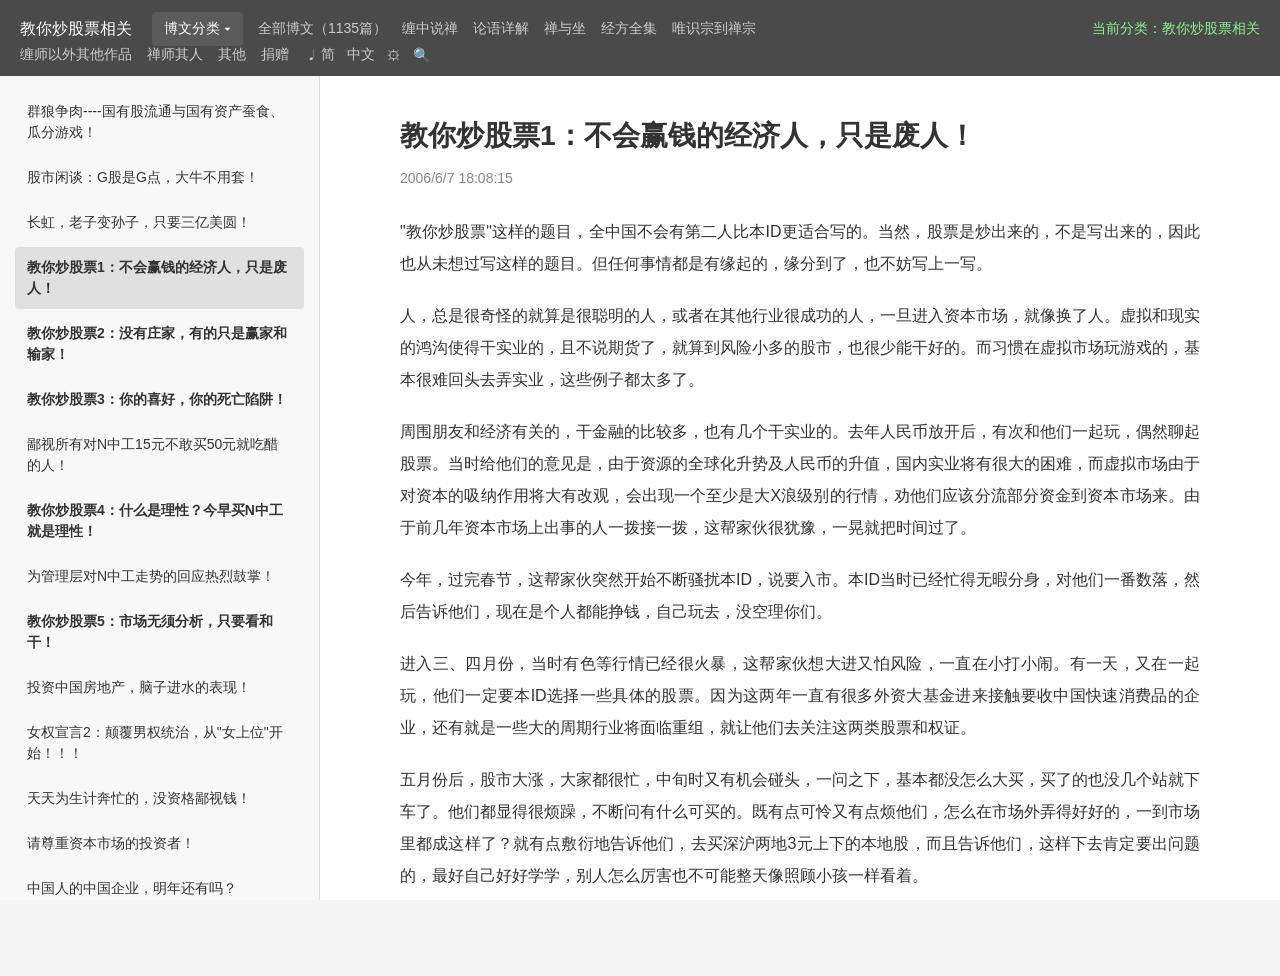
<file: index.html>
<!DOCTYPE html>
<html lang="zh-CN">
<head>
    <meta charset="UTF-8">
    <meta name="viewport" content="width=device-width, initial-scale=1.0">
    <title>缠中说禅</title>
    <link rel="icon" type="image/svg+xml" href="favicon.svg">
    <link rel="stylesheet" href="style.css">
</head>
<body>
    <div class="container">
        <header class="header">
            <div class="header-left">
                <span class="site-title" onclick="switchCategory('stock')" style="cursor:pointer">教你炒股票相关</span>
                <nav class="category-nav">
                    <div class="dropdown">
                        <button class="category-btn active">博文分类 ▾</button>
                        <div class="dropdown-content">
                            <a href="#" class="category-item" data-category="lunyu">文史哲学（《论语》详解）</a>
                            <a href="#" class="category-item" data-category="chan">缠中说禅</a>
                            <a href="#" class="category-item active" data-category="stock">教你炒股票相关</a>
                            <a href="#" class="category-item" data-category="poetry">诗词曲赋</a>
                            <a href="#" class="category-item" data-category="economy">时政经济（缠中说禅经济学）</a>
                            <a href="#" class="category-item" data-category="essay">白话杂文</a>
                            <a href="#" class="category-item" data-category="science">数理科技（缠中说禅医学）</a>
                            <a href="#" class="category-item" data-category="music">音乐艺术</a>
                            <a href="#" class="category-item" data-category="entertainment">流行娱乐</a>
                            <a href="#" class="category-item" data-category="night">那一夜，他的体液喷了我一身</a>
                        </div>
                    </div>
                    <a href="#" class="category-link">全部博文（1135篇）</a>
                    <a href="#" class="category-link" id="taggedArticlesLink">缠中说禅</a>
                    <a href="论语详解.html" class="category-link">论语详解</a>
                    <a href="禅与坐.html" class="category-link">禅与坐</a>
                    <a href="伤寒金匮方剂全集.html" class="category-link">经方全集</a>
                    <a href="唯识宗到禅宗.html" class="category-link">唯识宗到禅宗</a>
                </nav>
            </div>
            <div class="current-category">当前分类：<span id="category-name">教你炒股票相关</span></div>
            <div class="header-right">
                <nav class="main-nav">
                    <a href="#">缠师以外其他作品</a>
                    <a href="#">禅师其人</a>
                    <a href="#">其他</a>
                    <a href="#">捐赠</a>
                </nav>
                <div class="header-icons">
                    <span class="icon">𝅘𝅥</span>
                    <span class="icon">简</span>
                    <span class="icon">中文</span>
                    <span class="icon">⚙</span>
                    <span class="icon search-icon" id="searchToggle" style="cursor:pointer">🔍</span>
                </div>
                <div class="search-container" id="searchContainer" style="display:none;">
                    <input type="text" id="searchInput" class="search-input" placeholder="搜索文章标题或内容...">
                    <div class="search-results" id="searchResults"></div>
                </div>
            </div>
        </header>

        <div class="main-wrapper">
            <aside class="sidebar">
                <div class="article-list">
                </div>
            </aside>

            <main class="main-content">
                <article class="article">
                    <h1 class="article-title" id="article-title">缠中说禅：缠非缠、禅非禅，枯木龙吟照大千（序）</h1>
                    <div class="article-meta">2006/2/20</div>
                    <div class="article-body" id="article-body">
                        <p>倘无禅宗，曾以儒道为主之中华古文化，本不足道；倘无禅宗，中华古文明亦难至如今不可企及之高度。蓋中华古文明、中华古文化，得禅宗而孤峰直上、傲然于世。宋明理学、心学，窃禅宗之残羹冷炙犹可蔚为大观，遑论禅宗？！</p>
                        <p>达磨东来，只履西归。壁立千峰，拈花之旨于挑水担柴间逗漏；花开五叶，救世之心从名宗判教处显扬。玄沙云："若论此事，喻如一片田地，四至界分结契卖与诸人了也，只有中心树子犹属老僧在。"穷诸玄辩，竭世枢机，若太虚一毫，似巨壑一滴。永明曰："一夏与兄弟东语西话，看翠岩眉毛在么？"人人无始以来，东语西话、此生彼灭，且看眉毛在么？</p>
                        <p>尽世间、出世间学问、知识，无论哲学、科学、艺术、宗教、社会、信仰、三教九流、东圣西哲、神魔鬼怪，皆不出此"穷诸玄辩，竭世枢机"矣。徒叹一毫置太虚、一滴投巨壑者，大似无病呻吟；空识太虚置一毫、巨壑投一滴者，犹如画地自牢。任尔千般手段赚得玄沙树，惟见倒树枯藤堆烂柴。</p>
                        <p>逃缠作禅，守禅成缠，以学问、实践为禅者，古今多矣。焉知禅者，非学问即学问，非实践即实践，非知即知，非行即行，非心即心，非物即物乎？诸如学问、实践、知行、心物者，皆无端自缠自绑也！禅宗，非禅即禅、非缠即缠，释迦非有、迦叶不无，东山衣犹传、曹溪法不受，缠非缠、禅非禅，枯木龙吟照大千！</p>
                        <p>蓋禅宗，自云门、法眼以来，公案、话头诸法门大开，而宗门日益凋零。所谓各派宗师，自眼不明、盲传瞎练，禅于此而日益学问化、实践化、儒道化、政治化、神秘化，其败不足怪矣。倘以禅宗为儒道之文字学问、身心修炼，则其解可笑而可怜也。禅者，天地不能盖、古今不能载，非心非物，即心即物，岂可画地自牢、徒困化城哉！</p>
                        <p>世之无禅，如人之无眼。人之无眼，犹可以耳舌鼻身意替之；世之无禅，则替无可替。然禅者，无得无失，窃非忧禅之有无，惟忧世人之失眼矣。本书以最平实之角度、最深广之宽度，还禅宗以本来面目、呈中西文化最深层之交锋，析世间哲学、科学、艺术、宗教、社会等最全面之问题。此间，惟以见地、不以名闻，古今名哲、大德皆难逃检点，狮子、野狐，不辩而自辩也。</p>
                        <p>缠中说禅诗曰：</p>
                        <p>渺渺天涯渺渺秋，痴云醉日半山流。可怜一水横空去，万顷烟波不解愁。</p>
                        <p>万山风雨万山秋，浊水舂天碾地流。一叶飘然沧海日，任凭欢喜任凭愁。</p>
                        <p>一天风雨一天秋，江海生涯任水流。白鸟青山时入眼，乾坤无事落闲愁。</p>
                        <p>刹那春光刹那秋，乾坤何处不风流。眼声耳色横今古，谁赋新词谁说愁？</p>
                        <p>渺渺天涯渺渺秋，乾坤一水古今流。巫云楚雨催昏晓，半入相思半入愁。</p>
                        <p>乾坤梦入几春秋，刹那风云岁月流。剑胆琴心横浩气，须弥踏破死生愁。</p>
                        <p>一生风雨一生秋，天地虚舟清浊流。浪逐白鸥湖海梦，红尘随处入穷愁。</p>
                        <p>磕破山春复海秋，一尘天地竞风流。耳声眼色成今古，日月低昂愁底愁？</p>
                        <p>渺渺天涯渺渺秋，绮霞烟水自空流。谁怜西岭西风后，满地相思满地愁。</p>
                        <p>满城风雨满城秋，一水横空天地流。独上孤峰倾百斗，披云啸尽古今愁。</p>
                        <p>一番风雨一番秋，依旧青山枕碧流。溅血长虹贯天地，羲和鞭堕六龙愁。</p>
                        <p>万古长空春复秋，一朝风月乍星流。乱峰深处斜阳下，木落花飞愁自愁。</p>
                    </div>
                </article>

                <nav class="pagination">
                    <a href="#" class="pagination-item prev">
                        <span class="pagination-label">上一页</span>
                        <span class="pagination-title">缠中说禅：缠非缠、禅非禅，枯木龙吟照大千。（九）(2006/2/20 25:55)</span>
                    </a>
                    <a href="#" class="pagination-item next">
                        <span class="pagination-label">下一页</span>
                        <span class="pagination-title">缠中说禅：缠非缠、禅非禅，枯木龙吟照大千。（十一）(2006/2/3 20:11:20)</span>
                    </a>
                </nav>

                <div class="bottom-nav">
                    <a href="#" class="bottom-link">深入探索</a>
                    <a href="#" class="bottom-link active">回论坛</a>
                </div>
            </main>
        </div>
    </div>
    
    <!-- 右键菜单 -->
    <div id="context-menu" class="context-menu">
        <div class="context-menu-item" id="add-flag">
            <span class="context-menu-icon">🚩</span>
            添加标签
        </div>
        <div class="context-menu-item danger" id="remove-flag">
            <span class="context-menu-icon">❌</span>
            删除标签
        </div>
        <div class="context-menu-divider"></div>
        <div class="context-menu-item" id="view-flags">
            <span class="context-menu-icon">📋</span>
            查看所有标签文章
        </div>
    </div>
    
    <script src="script.js"></script>
</body>
</html>
</file>
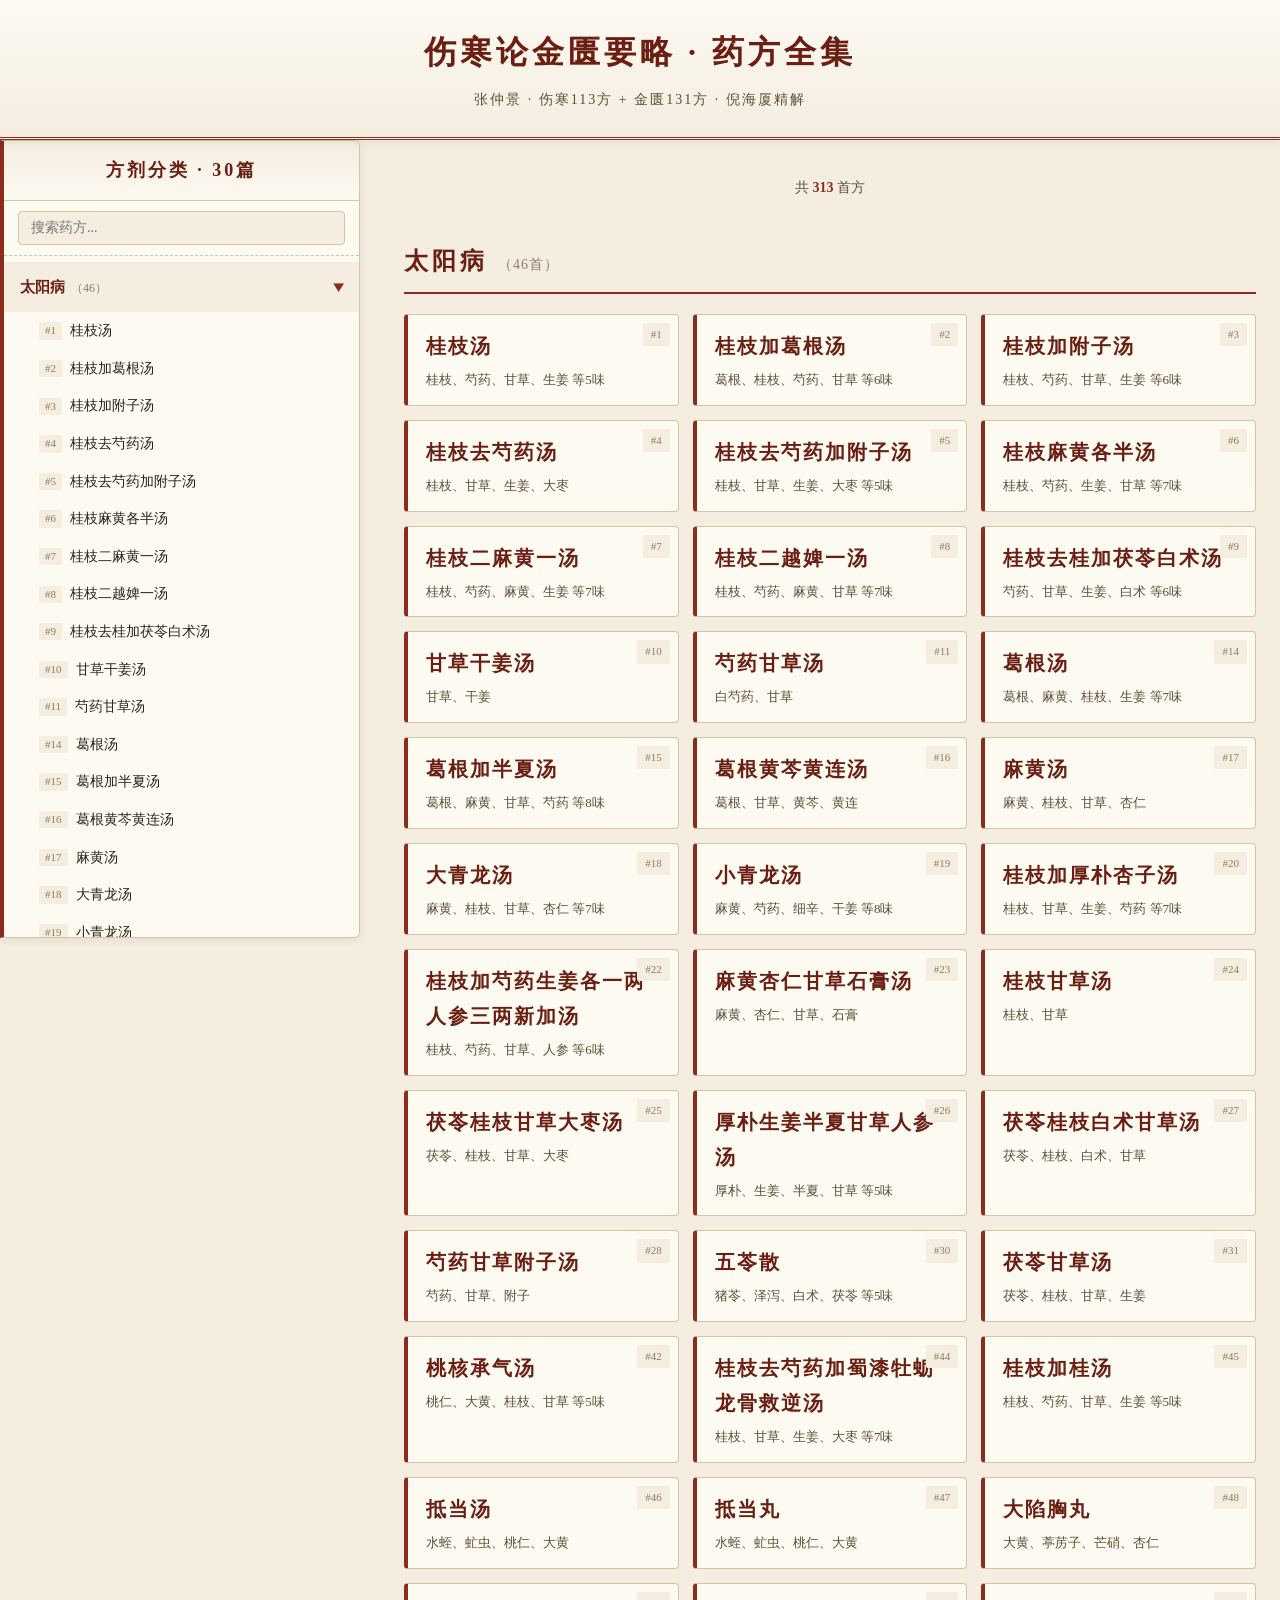
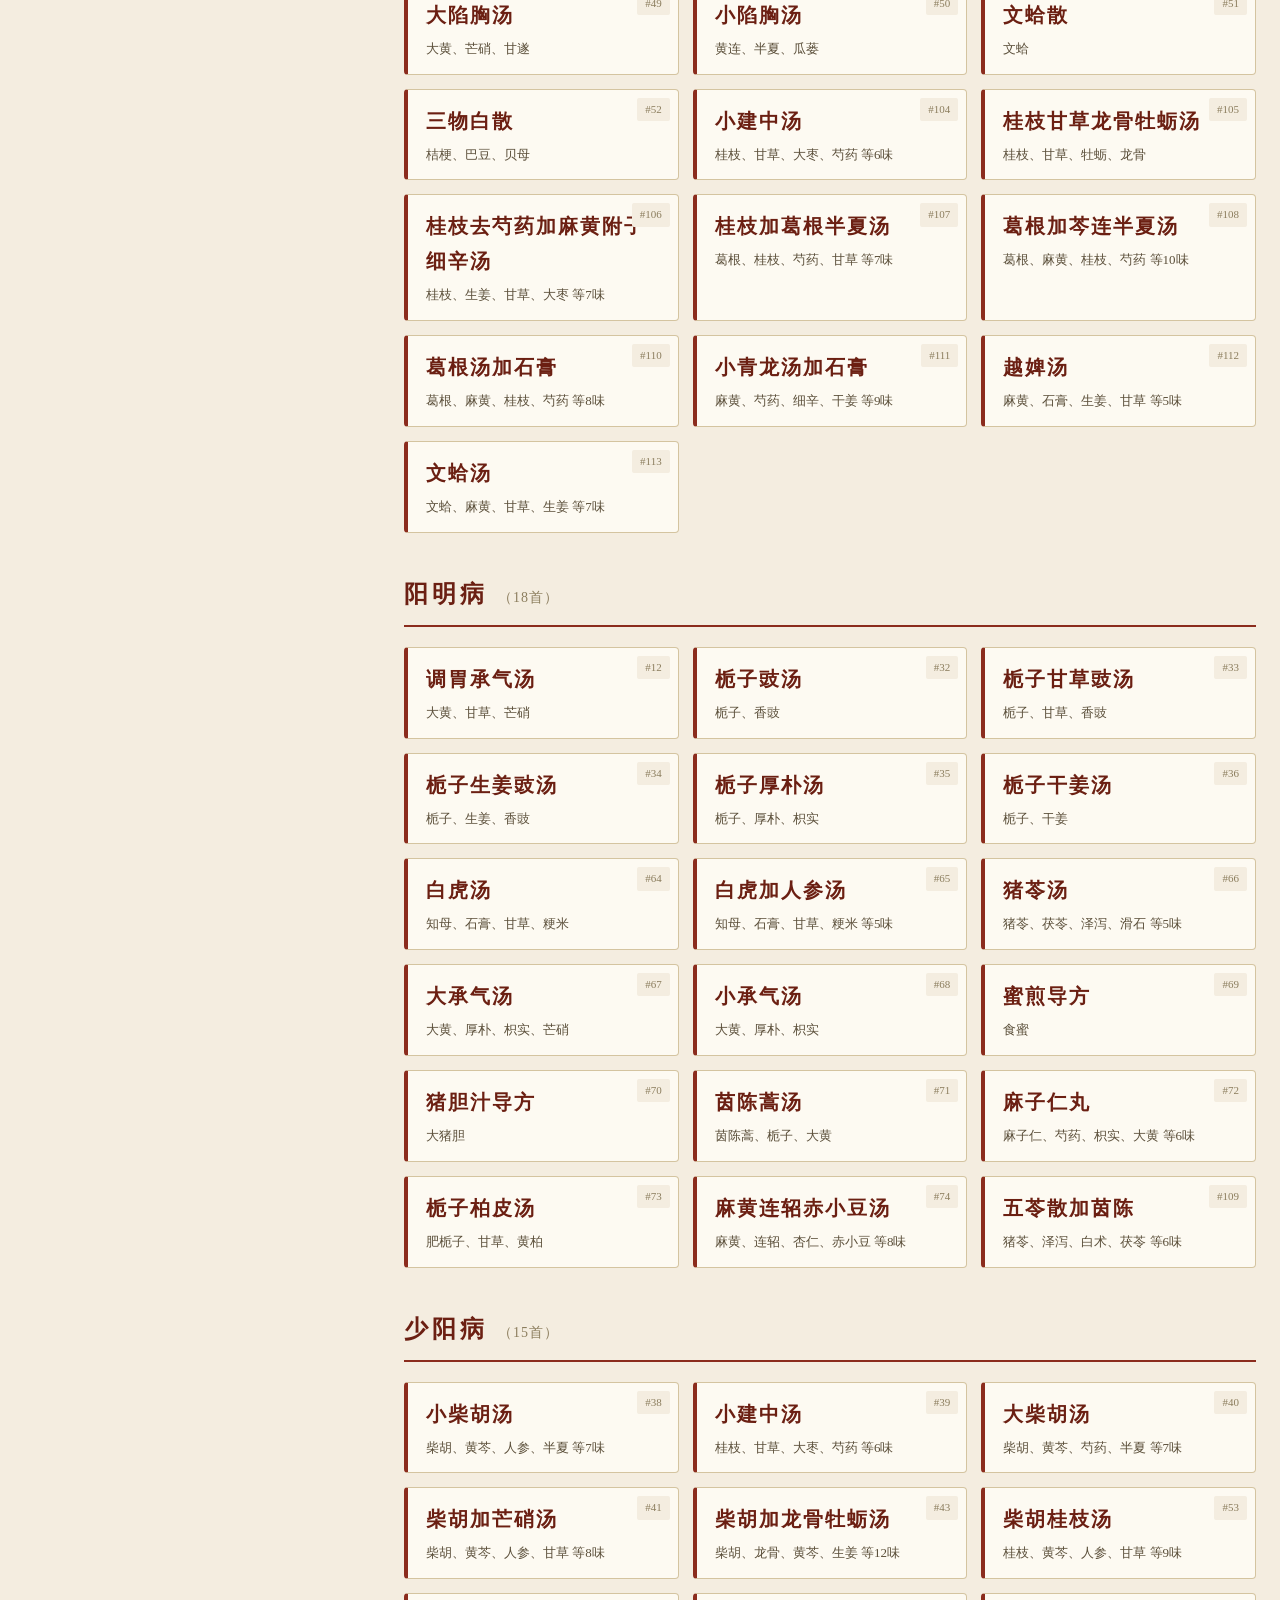
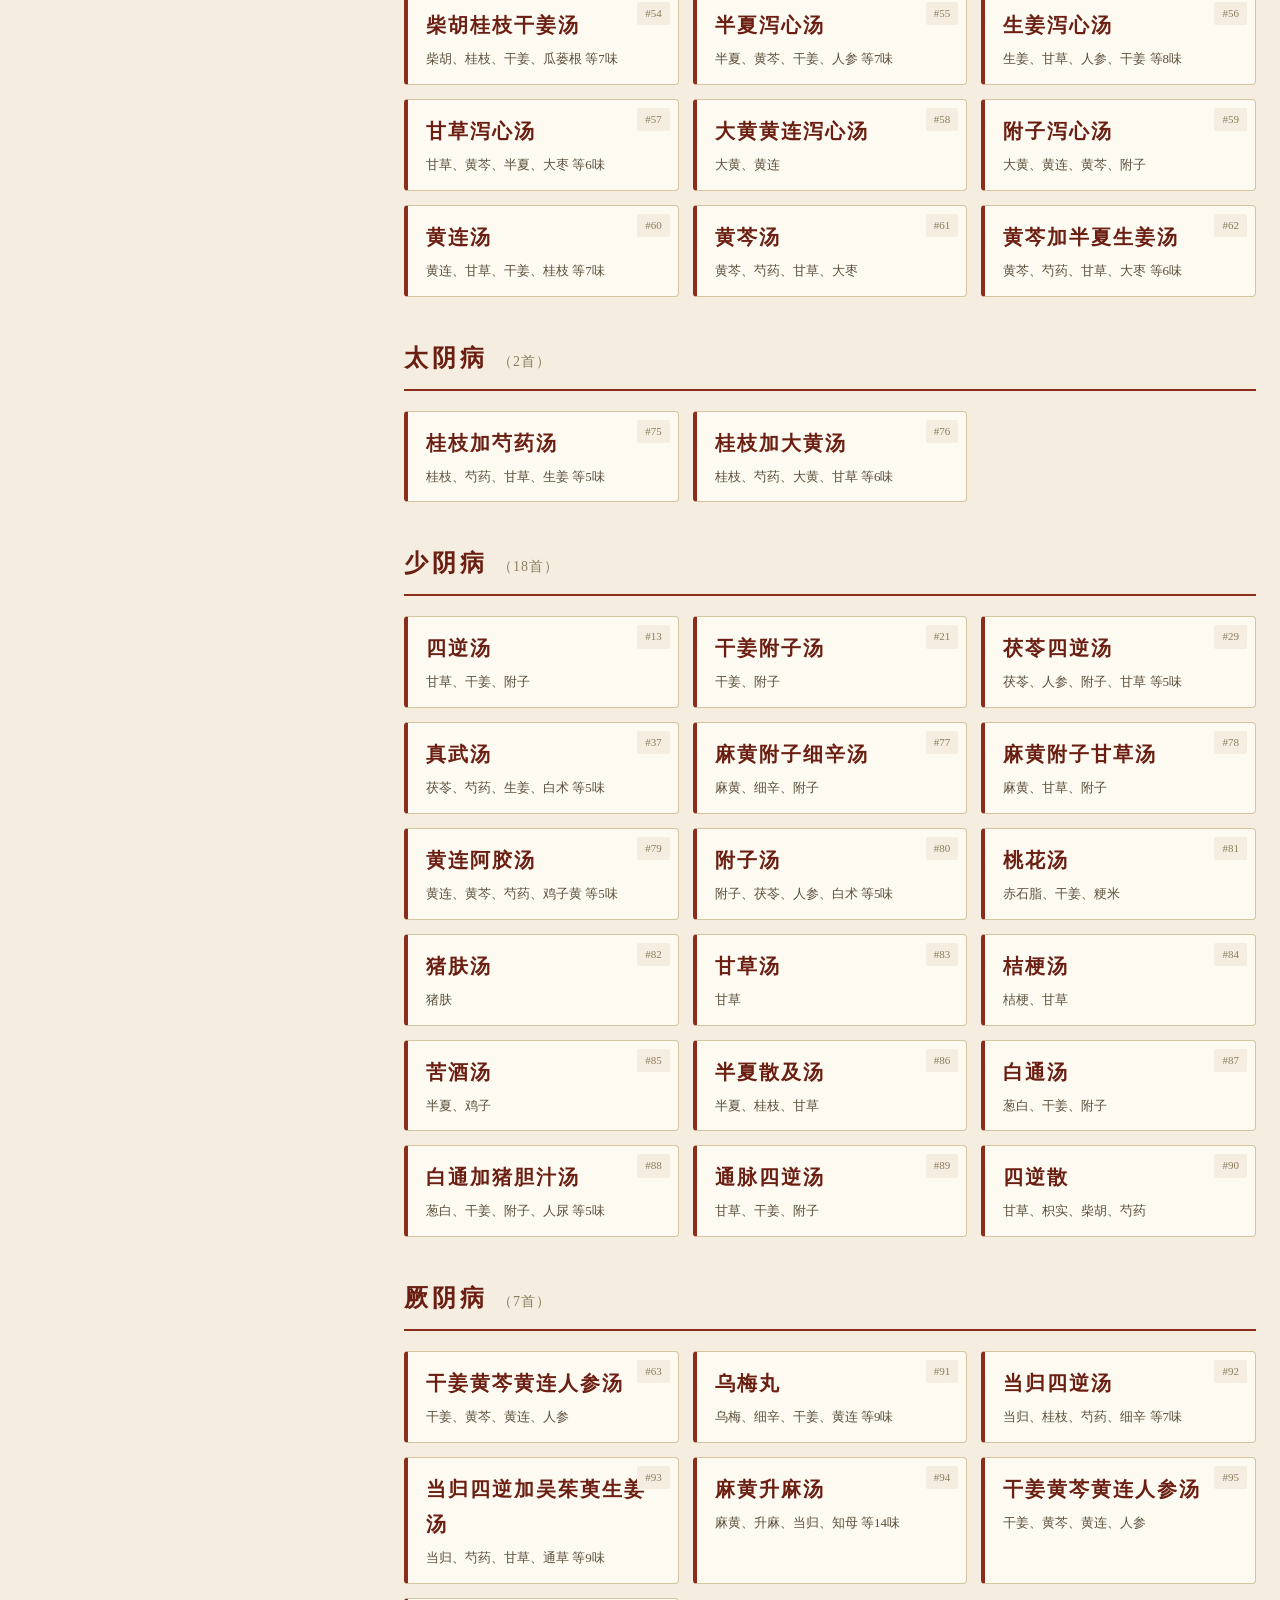
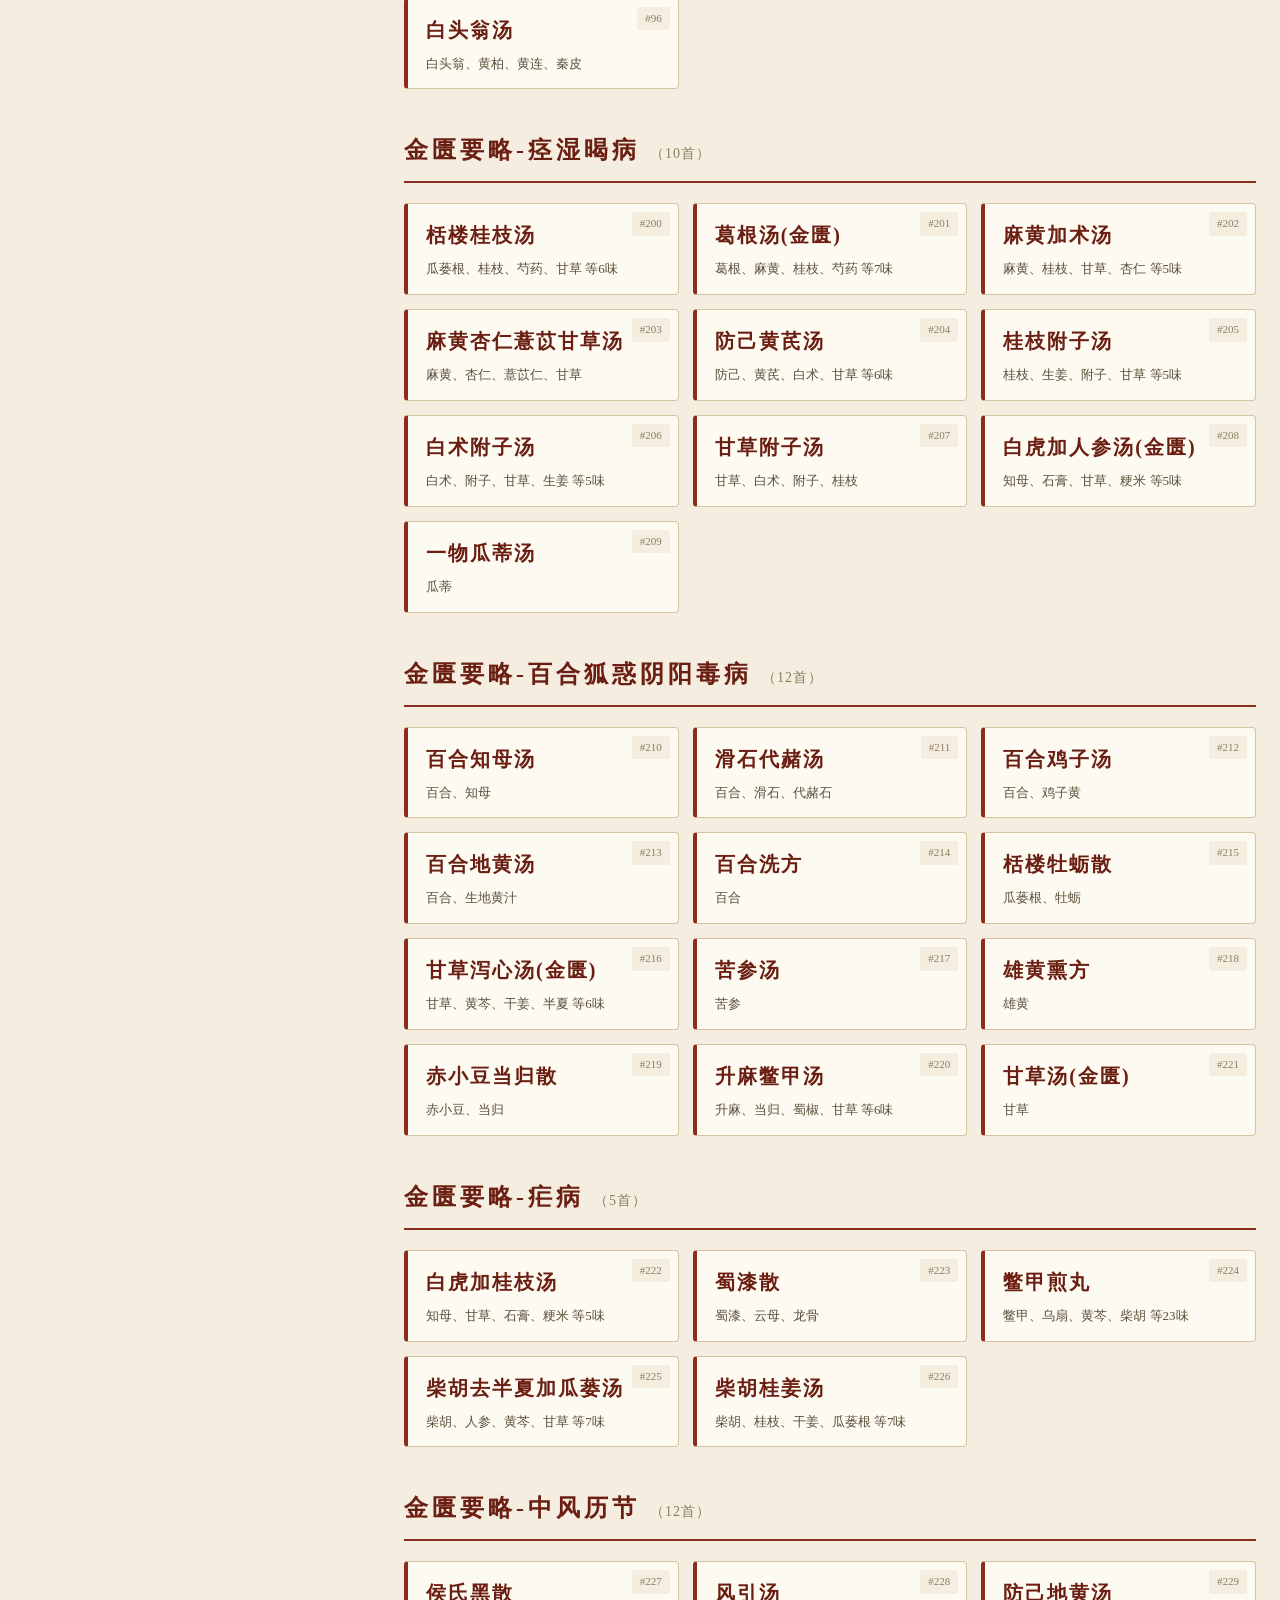
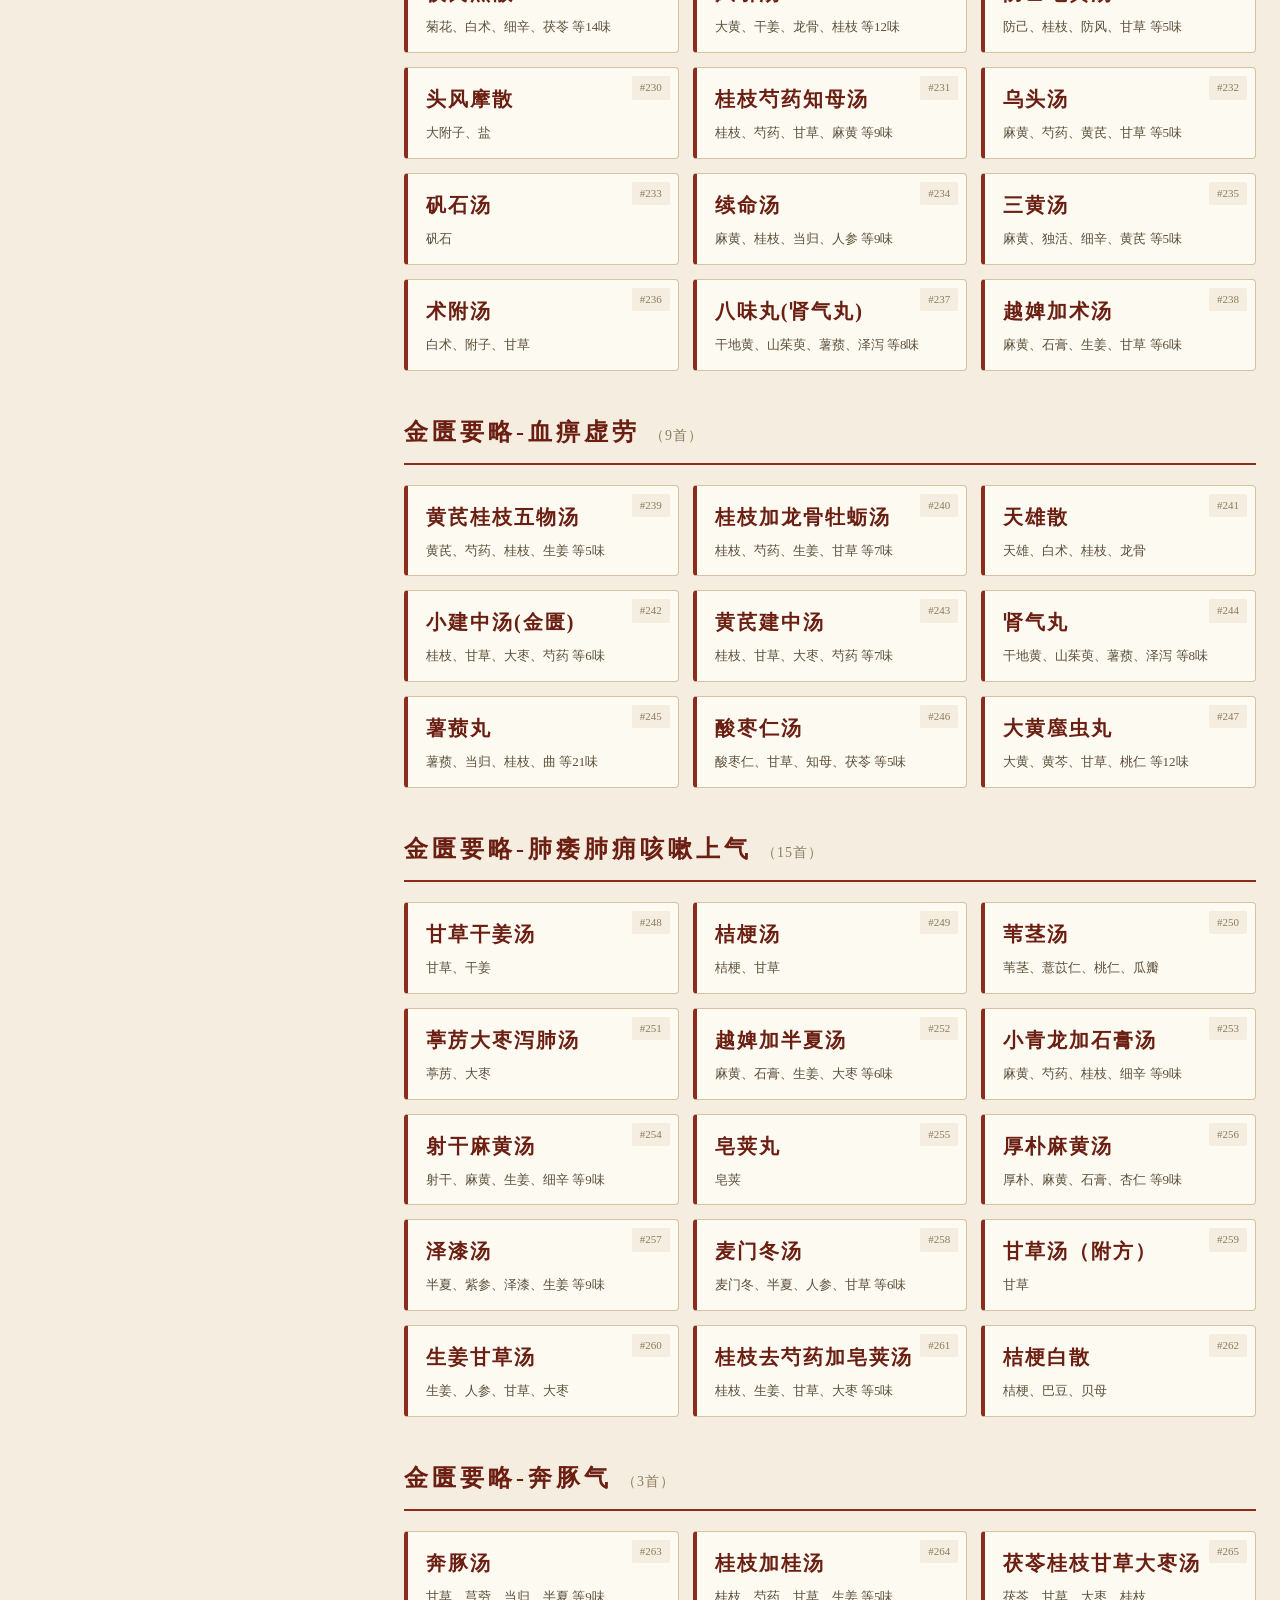
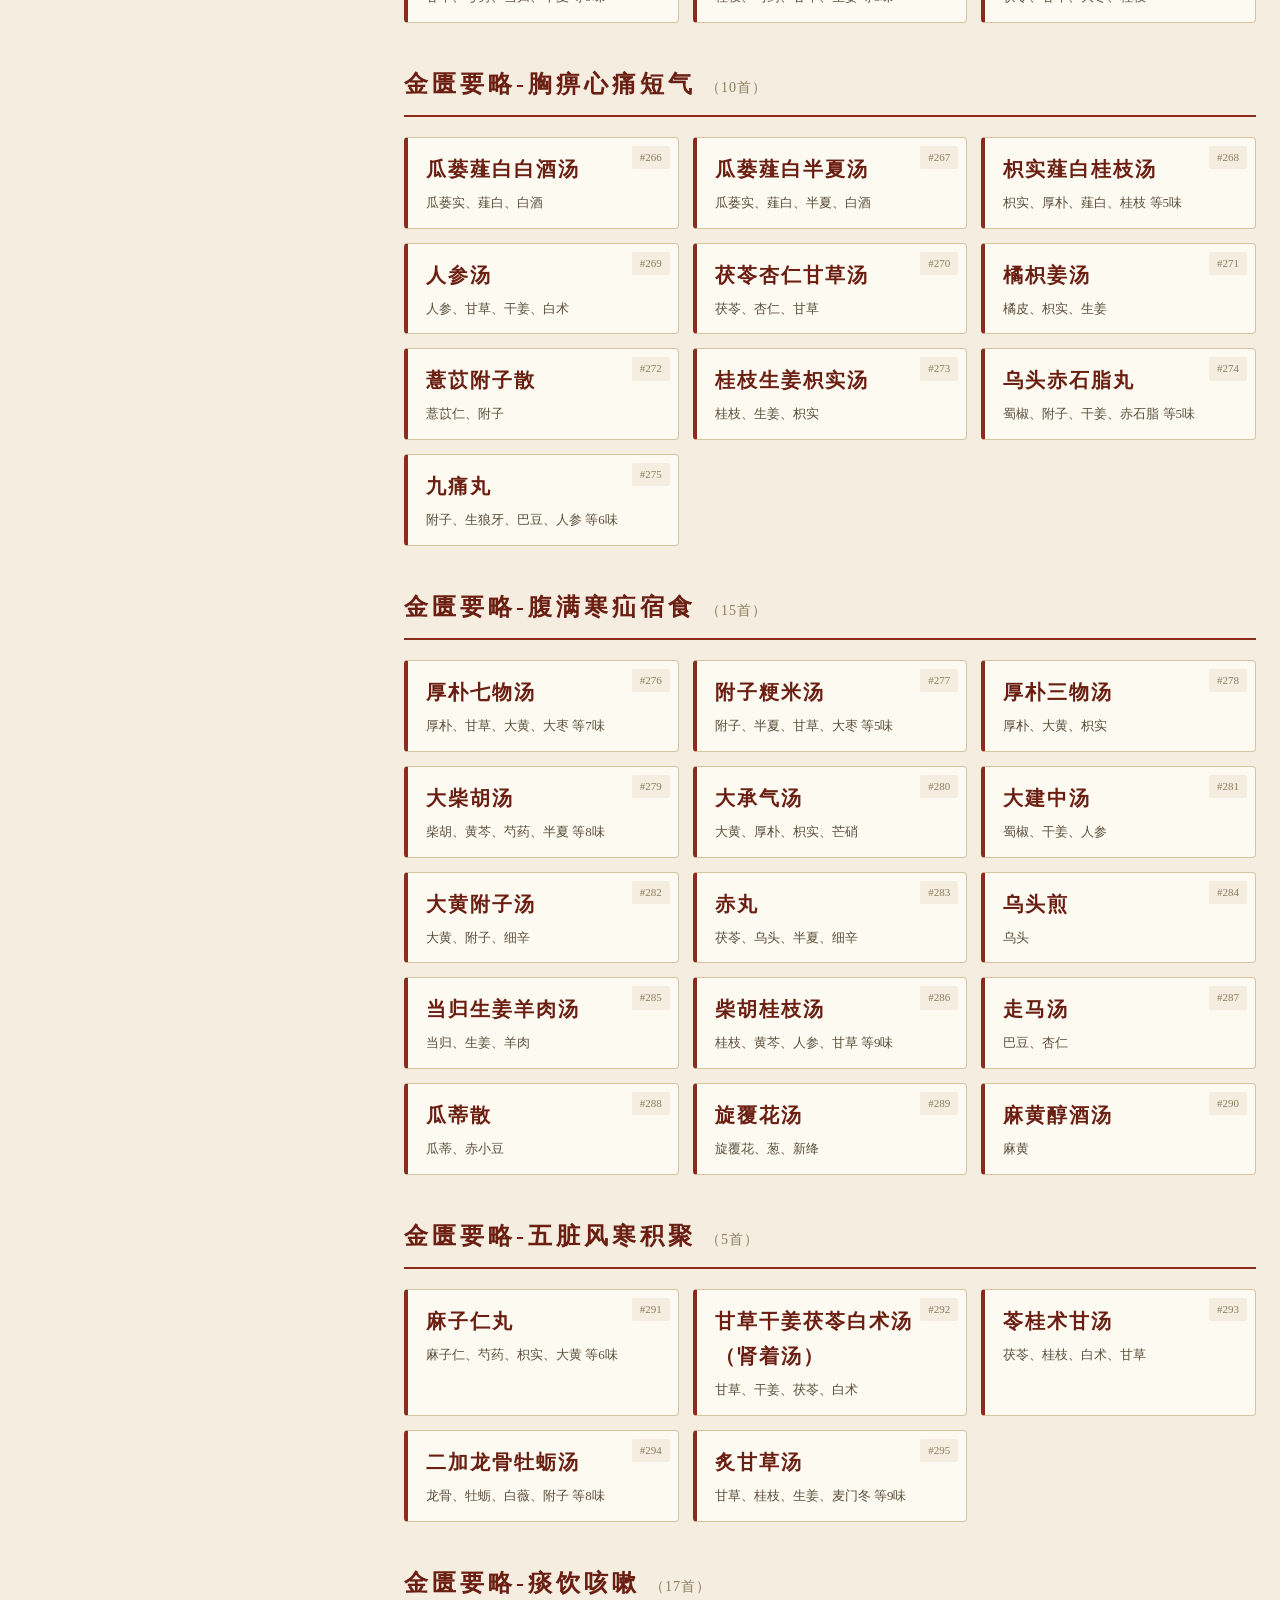
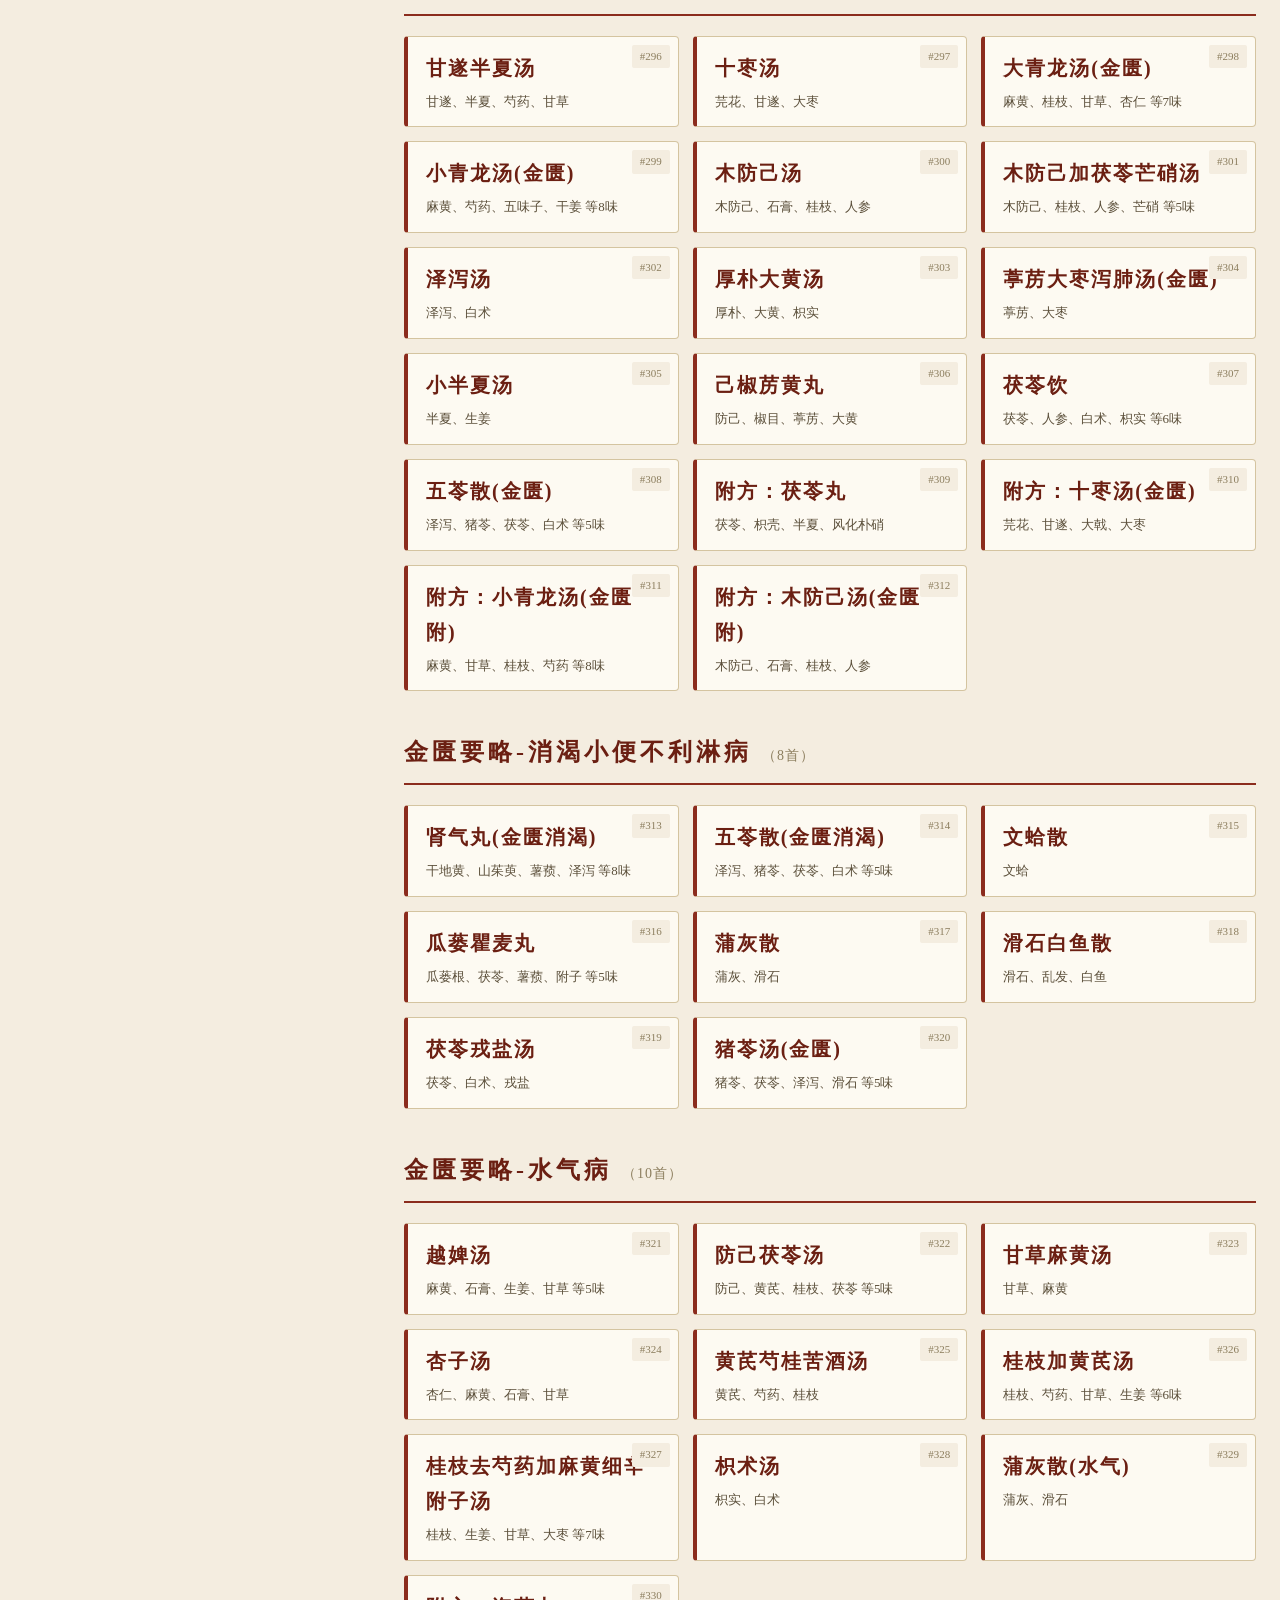
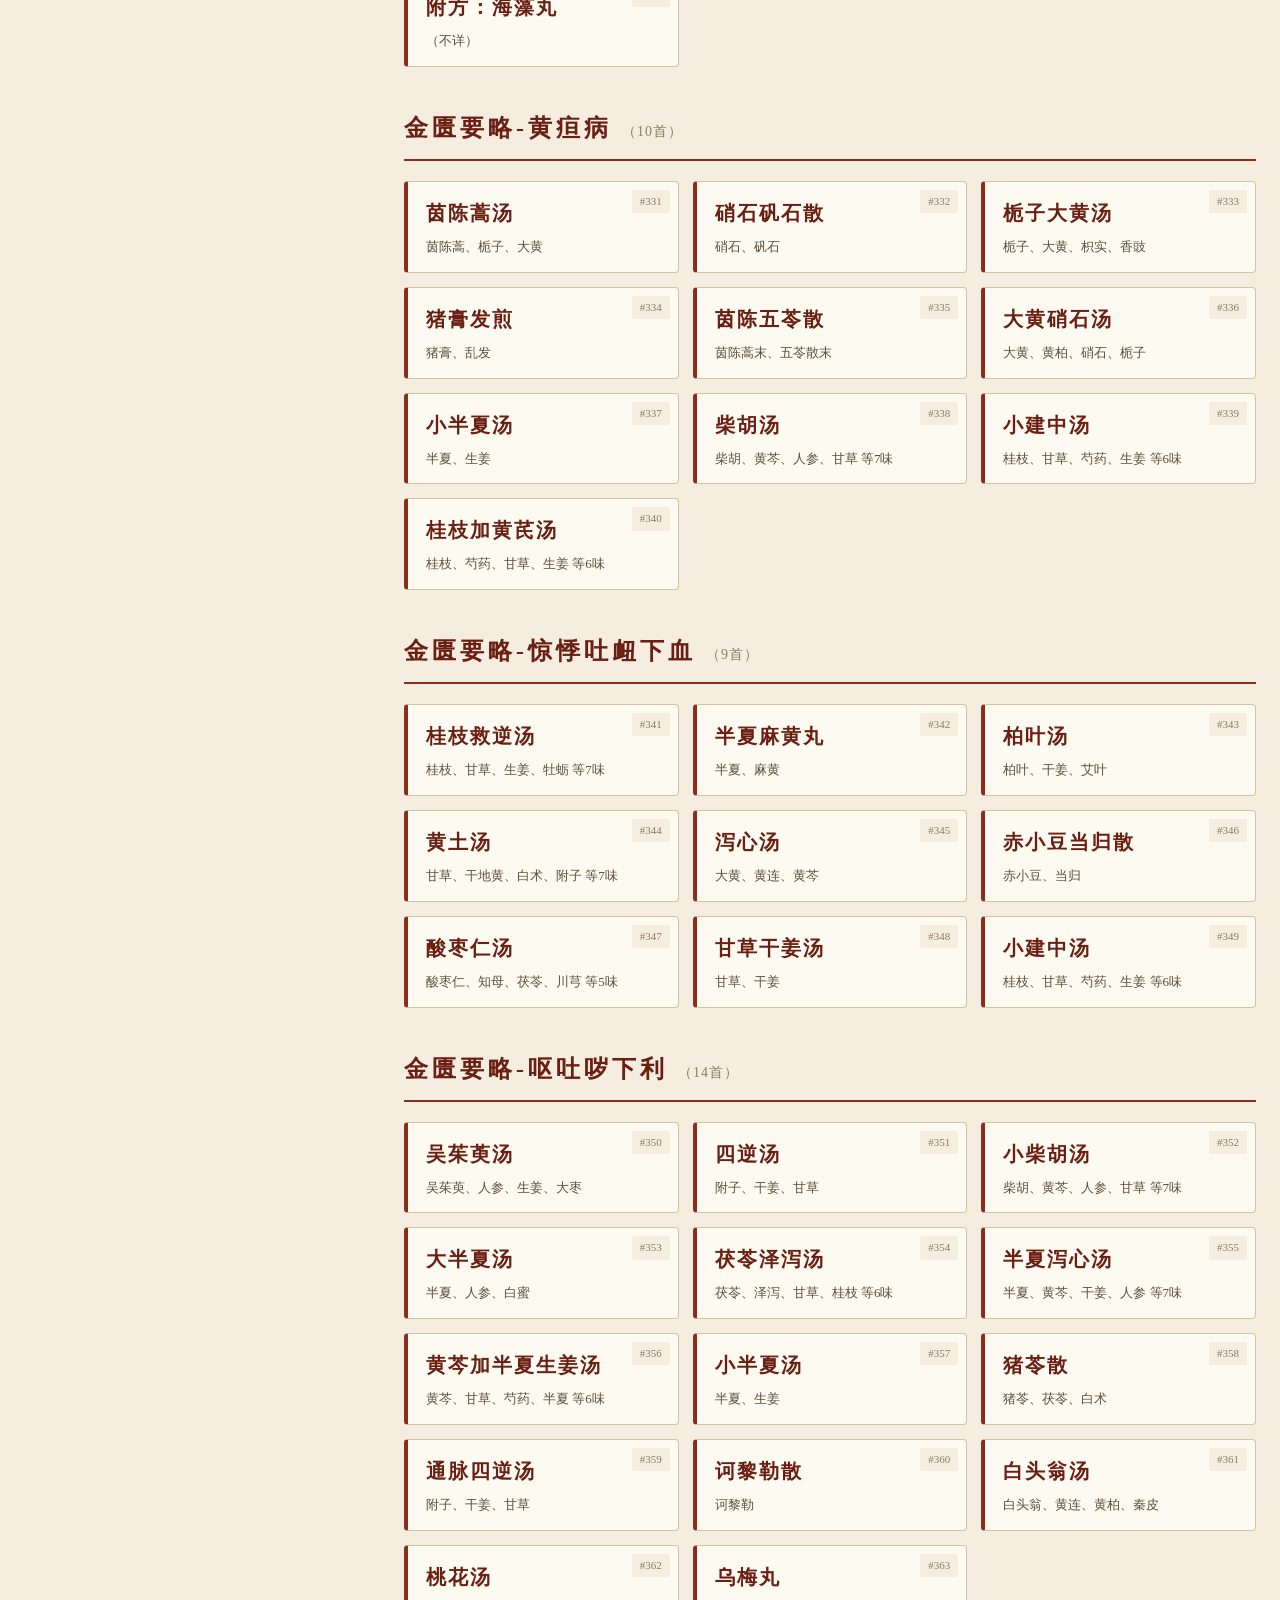
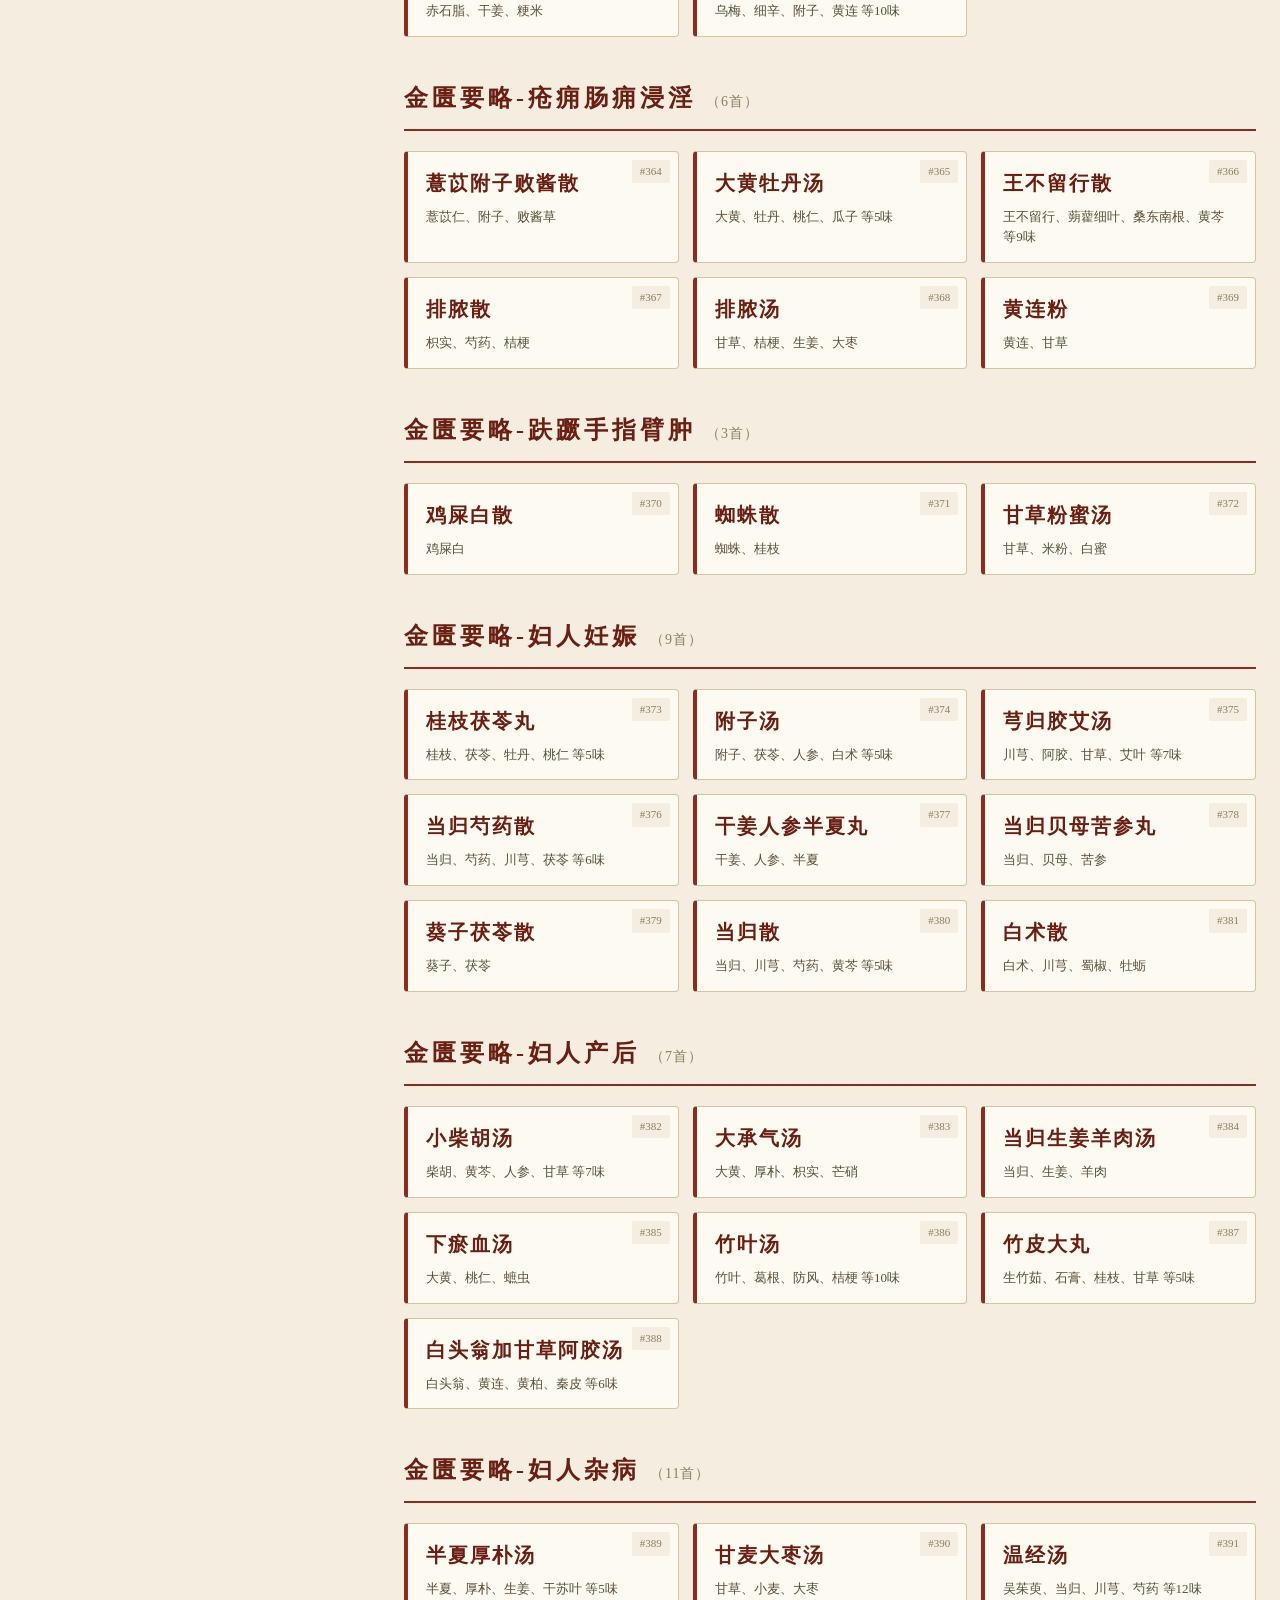
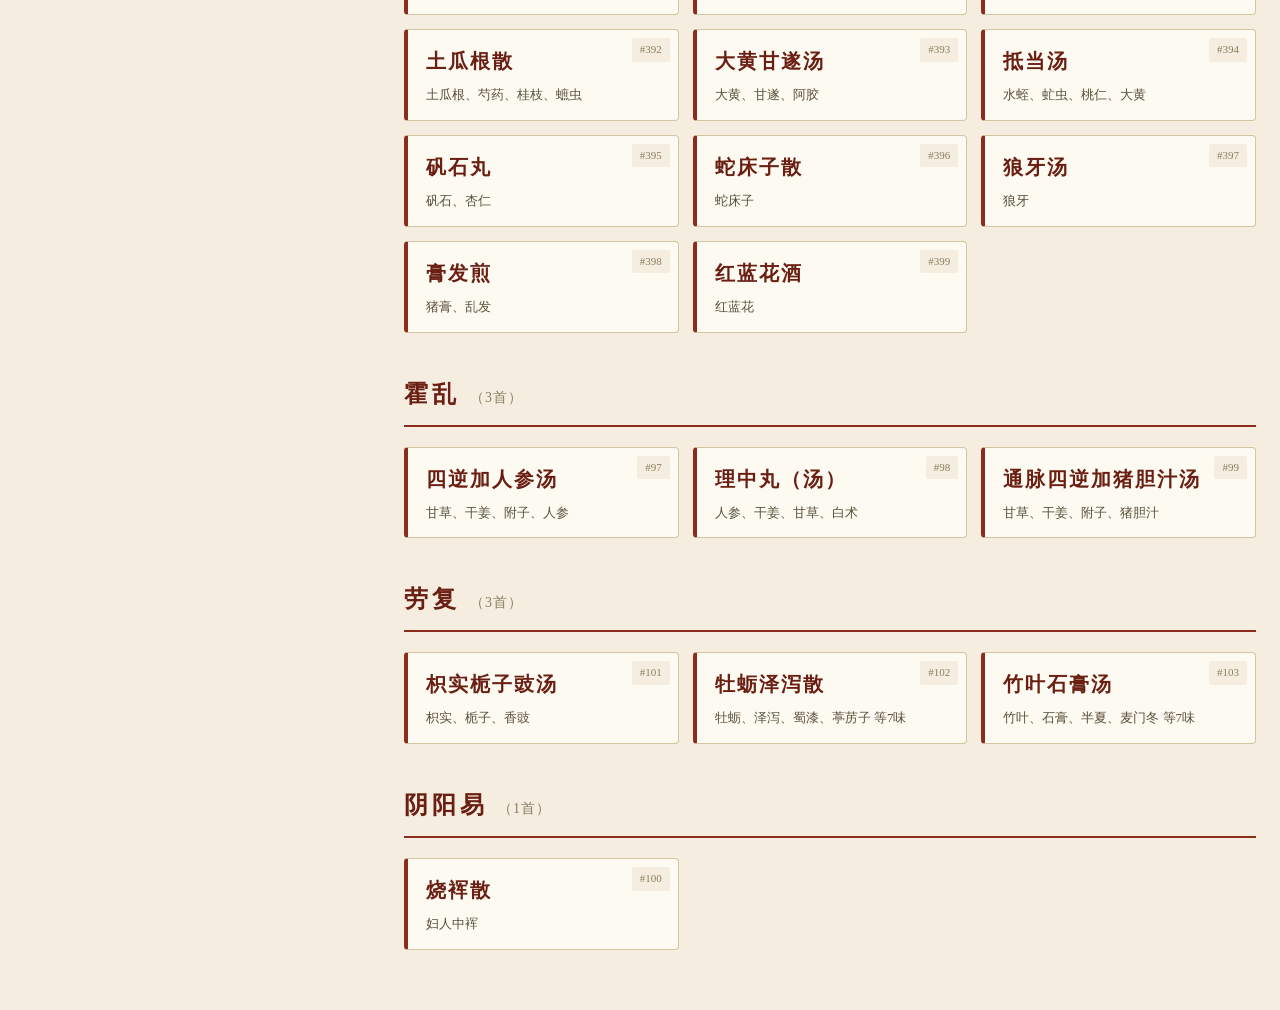
<file: 伤寒金匮方剂全集.html>
<!DOCTYPE html>
<html lang="zh-CN">
<head>
<meta charset="UTF-8" />
<meta name="viewport" content="width=device-width, initial-scale=1.0" />
<title>伤寒论金匮要略 · 药方全集 · 倪海厦精解</title>
<link rel="icon" type="image/svg+xml" href="favicon.svg" />
<link rel="alternate icon" type="image/x-icon" href="favicon.svg" />
<link rel="apple-touch-icon" href="favicon.svg" />
<link rel="mask-icon" href="favicon.svg" color="#8b2c1d" />
<meta name="theme-color" content="#8b2c1d" />
<meta name="application-name" content="伤寒金匮方剂全集" />
<meta name="apple-mobile-web-app-title" content="伤寒金匮" />
<meta name="apple-mobile-web-app-capable" content="yes" />
<style>
* { margin: 0; padding: 0; box-sizing: border-box; }
body {
    background: #f4ede0;
    color: #2a2418;
    font-family: "STKaiti", "KaiTi", "楷体", "Songti SC", "STSong", serif;
    line-height: 1.75;
    min-height: 100vh;
}
.header {
    background: linear-gradient(180deg, #fdfaf2 0%, #f4ede0 100%);
    border-bottom: 3px double #8b2c1d;
    padding: 24px;
    text-align: center;
    position: sticky;
    top: 0;
    z-index: 100;
    box-shadow: 0 2px 8px rgba(60, 40, 10, 0.08);
}
.header h1 {
    color: #6b1f12;
    font-size: 32px;
    letter-spacing: 4px;
    margin-bottom: 8px;
}
.header p {
    color: #5b4f3a;
    font-size: 14px;
    letter-spacing: 2px;
}
.stats {
    text-align: center;
    color: #5b4f3a;
    font-size: 14px;
    margin: 16px 0;
}
.stats strong { color: #8b2c1d; }
.container {
    max-width: 1200px;
    margin: 0 auto;
    padding: 20px 24px 60px;
    overflow: hidden;
}
.layout {
    display: flex;
    align-items: flex-start;
}
.main-content {
    flex: 1 1 auto;
    min-width: 0;
}
.sidebar {
    position: sticky;
    top: 82px;
    width: 360px;
    flex-shrink: 0;
    max-height: calc(100vh - 102px);
    background: #fdfaf2;
    border: 1px solid #d4c4a0;
    border-left: 4px solid #8b2c1d;
    border-radius: 0 6px 6px 0;
    box-shadow: 0 2px 10px rgba(60, 40, 10, 0.08);
    display: flex;
    flex-direction: column;
    overflow: hidden;
    float: left;
    margin-right: 20px;
}
.sidebar-header {
    padding: 14px 18px;
    background: linear-gradient(180deg, #f4ede0 0%, #fdfaf2 100%);
    border-bottom: 1px solid #d4c4a0;
    color: #6b1f12;
    font-size: 18px;
    font-weight: bold;
    letter-spacing: 3px;
    text-align: center;
    flex-shrink: 0;
}
.sidebar-search {
    padding: 10px 14px;
    border-bottom: 1px dashed #d4c4a0;
    flex-shrink: 0;
}
.sidebar-search input {
    width: 100%;
    padding: 8px 12px;
    font-family: inherit;
    font-size: 14px;
    border: 1px solid #d4c4a0;
    background: #f4ede0;
    color: #2a2418;
    border-radius: 4px;
    outline: none;
}
.sidebar-search input:focus { border-color: #8b2c1d; }
.sidebar-body {
    overflow-y: auto;
    flex: 1 1 auto;
    padding: 6px 0;
}
.cat-group { border-bottom: 1px dashed #e8dcc0; }
.cat-group:last-child { border-bottom: none; }
.cat-title {
    padding: 12px 16px;
    background: #f4ede0;
    color: #6b1f12;
    font-size: 15px;
    font-weight: bold;
    letter-spacing: 0;
    cursor: pointer;
    user-select: none;
    display: flex;
    justify-content: space-between;
    align-items: center;
    transition: background 0.15s;
    white-space: nowrap;
}
.cat-title:hover { background: #ece2cb; }
.cat-title .cat-arrow {
    font-size: 12px;
    color: #8b2c1d;
    transition: transform 0.2s;
}
.cat-group.open .cat-title .cat-arrow { transform: rotate(90deg); }
.cat-count {
    font-size: 12px;
    color: #8c7e5e;
    font-weight: normal;
    margin-left: 6px;
    letter-spacing: 0;
}
.cat-items {
    display: none;
    list-style: none;
    background: #fdfaf2;
}
.cat-group.open .cat-items { display: block; }
.cat-item {
    padding: 9px 18px 9px 32px;
    font-size: 14px;
    color: #2a2418;
    cursor: pointer;
    border-left: 3px solid transparent;
    transition: all 0.15s;
    display: flex;
    align-items: center;
    gap: 8px;
    line-height: 1.4;
}
.cat-item:hover {
    background: #f4ede0;
    color: #6b1f12;
    border-left-color: #8b2c1d;
}
.cat-item.active {
    background: #f4ede0;
    color: #8b2c1d;
    border-left-color: #8b2c1d;
    font-weight: bold;
}
.cat-item .item-id {
    font-size: 11px;
    color: #8c7e5e;
    background: #f4ede0;
    padding: 1px 6px;
    border-radius: 2px;
    flex-shrink: 0;
}
.section-title {
    font-size: 24px;
    color: #6b1f12;
    border-bottom: 2px solid #8b2c1d;
    padding-bottom: 10px;
    margin: 40px 0 20px;
    letter-spacing: 4px;
    font-weight: bold;
}
.section-subtitle {
    color: #8c7e5e;
    font-size: 14px;
    margin-left: 10px;
    font-weight: normal;
    letter-spacing: 1px;
}
.formula-list {
    display: grid;
    grid-template-columns: repeat(auto-fill, minmax(260px, 1fr));
    gap: 14px;
}
.formula-item {
    background: #fdfaf2;
    border: 1px solid #d4c4a0;
    border-left: 4px solid #8b2c1d;
    padding: 14px 18px;
    border-radius: 4px;
    cursor: pointer;
    transition: all 0.2s;
    position: relative;
}
.formula-item:hover {
    transform: translateY(-2px);
    box-shadow: 0 4px 12px rgba(139, 44, 29, 0.15);
    border-color: #8b2c1d;
}
.formula-num {
    position: absolute;
    top: 8px;
    right: 8px;
    font-size: 11px;
    color: #8c7e5e;
    background: #f4ede0;
    padding: 2px 8px;
    border-radius: 2px;
}
.formula-name {
    font-size: 20px;
    color: #6b1f12;
    font-weight: bold;
    letter-spacing: 2px;
    margin-bottom: 6px;
}
.formula-composition {
    font-size: 13px;
    color: #5b4f3a;
    line-height: 1.6;
}
.formula-details {
    background: #fdfaf2;
    border: 2px solid #8b2c1d;
    padding: 30px 40px;
    margin: 20px 0;
    border-radius: 6px;
    box-shadow: 0 4px 16px rgba(60, 40, 10, 0.1);
    position: relative;
}
.close-btn {
    position: absolute;
    top: 12px;
    right: 12px;
    background: #8b2c1d;
    color: #fdfaf2;
    border: none;
    padding: 6px 14px;
    border-radius: 4px;
    cursor: pointer;
    font-family: inherit;
    font-size: 14px;
}
.close-btn:hover { background: #6b1f12; }
.detail-header {
    text-align: center;
    margin-bottom: 24px;
    padding-bottom: 20px;
    border-bottom: 1px dashed #d4c4a0;
}
.detail-id {
    color: #8c7e5e;
    font-size: 14px;
    letter-spacing: 2px;
}
.detail-title {
    font-size: 36px;
    color: #6b1f12;
    margin: 10px 0;
    letter-spacing: 4px;
    font-weight: bold;
}
.detail-cat {
    display: inline-block;
    background: #f4ede0;
    color: #8b2c1d;
    border: 1px solid #8b2c1d;
    padding: 4px 16px;
    font-size: 14px;
    letter-spacing: 2px;
    border-radius: 2px;
}
.detail-section {
    margin-bottom: 24px;
    position: relative;
    z-index: 1;
}
.detail-section-title {
    font-size: 18px;
    color: #6b1f12;
    border-left: 4px solid #8b2c1d;
    padding-left: 12px;
    margin-bottom: 12px;
    letter-spacing: 2px;
    font-weight: bold;
}
.detail-content {
    font-size: 16px;
    line-height: 1.9;
    background: #f4ede0;
    padding: 14px 18px;
    border-radius: 4px;
    border: 1px solid #e8dcc0;
    white-space: pre-wrap;
}
.drug-list {
    list-style: none;
    background: #f4ede0;
    padding: 14px 18px;
    border-radius: 4px;
    border: 1px solid #e8dcc0;
}
.drug-list li {
    padding: 6px 0;
    border-bottom: 1px dashed #d4c4a0;
    display: flex;
    justify-content: space-between;
    font-size: 16px;
    gap: 16px;
}
.drug-list li:last-child { border-bottom: none; }
.drug-name { color: #2a2418; font-weight: bold; }
.drug-name.has-tip {
    cursor: help;
    border-bottom: 1px dashed #8b2c1d;
    padding-bottom: 1px;
    transition: color 0.15s, background 0.15s;
}
.drug-name.has-tip:hover {
    color: #8b2c1d;
    background: #fff4d6;
    border-radius: 2px;
}
.drug-dose { color: #8b2c1d; text-align: right; }

/* ===== 神农本草经 tooltip ===== */
.herb-tooltip {
    position: absolute;
    z-index: 9999;
    max-width: 600px;
    min-width: 420px;
    background: #fdfaf2;
    border: 2px solid #8b2c1d;
    border-radius: 6px;
    padding: 18px 24px;
    box-shadow: 0 6px 28px rgba(60, 40, 10, 0.28);
    font-size: 14px;
    line-height: 1.85;
    color: #2a2418;
    display: none;
    user-select: text;
    -webkit-user-select: text;
    cursor: text;
    font-family: "STKaiti", "KaiTi", "楷体", "Songti SC", "STSong", serif;
}
.herb-tooltip .tt-tip {
    color: #8b6b1f;
    font-size: 11px;
    text-align: right;
    margin-bottom: 6px;
    font-style: italic;
}
.herb-tooltip .tt-header {
    display: flex;
    gap: 14px;
    align-items: flex-start;
    border-bottom: 1.5px solid #d4a85a;
    padding-bottom: 8px;
    margin-bottom: 10px;
}
.herb-tooltip .tt-img {
    width: 104px;
    height: 104px;
    object-fit: cover;
    border-radius: 6px;
    border: 1.5px solid #d4a85a;
    background: #fff8e1;
    flex-shrink: 0;
    display: block;
}
.herb-tooltip .tt-hd-info {
    flex: 1;
    min-width: 0;
}
.herb-tooltip .tt-title {
    font-weight: bold;
    color: #6b1f12;
    font-size: 18px;
    letter-spacing: 2px;
}
.herb-tooltip .tt-chapter {
    color: #8b6b1f;
    font-size: 12px;
    margin-top: 2px;
}
.herb-tooltip .tt-row {
    margin: 6px 0;
    display: flex;
    gap: 8px;
}
.herb-tooltip .tt-label {
    color: #8b2c1d;
    font-weight: bold;
    flex-shrink: 0;
    min-width: 48px;
}
.herb-tooltip .tt-text {
    flex: 1;
    text-align: justify;
}
.herb-tooltip .tt-original {
    background: #fff8e1;
    border-left: 3px solid #b08a3a;
    padding: 8px 10px;
    margin: 8px 0;
    border-radius: 0 4px 4px 0;
    color: #3a2a18;
}
.herb-tooltip .tt-extra {
    color: #5b4f3a;
    font-size: 12px;
    font-style: italic;
    margin: 4px 0 8px;
}
.point-item {
    background: #f4ede0;
    padding: 12px 16px 12px 32px;
    margin-bottom: 10px;
    border-left: 3px solid #b08a3a;
    position: relative;
    font-size: 15px;
    line-height: 1.9;
}
.point-item::before {
    content: "◆";
    position: absolute;
    left: 12px;
    color: #8b2c1d;
    font-size: 12px;
    top: 14px;
}
.hidden { display: none !important; }
.no-match {
    grid-column: 1 / -1;
    text-align: center;
    padding: 40px;
    color: #8c7e5e;
}
@media (max-width: 720px) {
    .header h1 { font-size: 24px; }
    .formula-list { grid-template-columns: 1fr; }
    .formula-details { padding: 20px 16px; }
    .detail-title { font-size: 28px; }
    .sidebar {
        position: static;
        width: 100%;
        max-height: 350px;
        float: none;
        margin-right: 0;
        margin-bottom: 20px;
        border-radius: 0 0 6px 6px;
    }
}
</style>
</head>
<body>
<div class="header">
    <h1>伤寒论金匮要略 · 药方全集</h1>
    <p>张仲景 · 伤寒113方 + 金匮131方 · 倪海厦精解</p>
</div>

<aside class="sidebar" id="sidebar">
    <div class="sidebar-header">方剂分类 · 30篇</div>
    <div class="sidebar-search">
        <input id="sidebarSearch" type="search" placeholder="搜索药方..." />
    </div>
    <div class="sidebar-body" id="sidebarBody"></div>
</aside>

<div class="container">
    <div class="layout">
        <div class="main-content">
            <div class="stats" id="statsBar"></div>
            <div id="detailsContainer"></div>
            <div id="mainList"></div>
        </div>
    </div>
</div>

<script>
const FORMULAS = [
  {
    id: 1, name: "桂枝汤", category: "太阳病",
    composition: [
      { drug: "桂枝", dose: "三两（去皮）" },
      { drug: "芍药", dose: "三两" },
      { drug: "甘草", dose: "二两（炙）" },
      { drug: "生姜", dose: "三两（切）" },
      { drug: "大枣", dose: "十二枚（擘）" }
    ],
    method: "㕮咀，以水七升，微火煮取三升，去滓，适寒温，服一升。服已须臾，啜热稀粥一升余，以助药力。温覆令一时许，遍身漐漐微似有汗者益佳，不可令如水流漓，病必不除。",
    original: "太阳中风，阳浮而阴弱，阳浮者热自发，阴弱者汗自出，啬啬恶寒，淅淅恶风，翕翕发热，鼻鸣干呕者，桂枝汤主之。（12）\n太阳病，头痛，发热，汗出，恶风，桂枝汤主之。（13）",
    keyPoints: [
      "桂枝汤为群方之首，调和阴阳第一方。",
      "桂枝解肌发表、芍药敛阴和营，二者一开一合，调和营卫。",
      "生姜助桂枝散寒、大枣助芍药养阴、甘草调和诸药。",
      "服后啜热稀粥以助汗，但不可过汗伤正。",
      "太阳中风证：发热、汗出、恶风、脉浮缓。",
      "本方是治疗太阳表虚证的主方，亦用于内伤杂病营卫不和者。"
    ]
  },
  {
    id: 2, name: "桂枝加葛根汤", category: "太阳病",
    composition: [
      { drug: "葛根", dose: "四两" },
      { drug: "桂枝", dose: "三两（去皮）" },
      { drug: "芍药", dose: "三两" },
      { drug: "甘草", dose: "二两（炙）" },
      { drug: "生姜", dose: "三两（切）" },
      { drug: "大枣", dose: "十二枚（擘）" }
    ],
    method: "以水一斗，先煮葛根，减二升，去上沫，内诸药，煮取三升，去滓，温服一升，覆取微似汗，不须啜粥。",
    original: "太阳病，项背强几几，反汗出恶风者，桂枝加葛根汤主之。（14）",
    keyPoints: [
      "桂枝汤证基础上加项背强几几，为风寒袭表、经输不利、津液不布。",
      "葛根升阳生津、舒筋解肌，能缓解项背强急。",
      "倪师：葛根用四两量重，取其升提津液以濡养筋脉。",
      "与葛根汤区别：彼为无汗恶风，此为汗出恶风。"
    ]
  },
  {
    id: 3, name: "桂枝加附子汤", category: "太阳病",
    composition: [
      { drug: "桂枝", dose: "三两（去皮）" },
      { drug: "芍药", dose: "三两" },
      { drug: "甘草", dose: "三两（炙）" },
      { drug: "生姜", dose: "三两（切）" },
      { drug: "大枣", dose: "十二枚（擘）" },
      { drug: "附子", dose: "一枚（炮，去皮，破八片）" }
    ],
    method: "以水七升，煮取三升，去滓，温服一升。",
    original: "太阳病，发汗，遂漏不止，其人恶风，小便难，四肢微急，难以屈伸者，桂枝加附子汤主之。（20）",
    keyPoints: [
      "过汗伤阳，致阳虚不固、汗漏不止。",
      "附子回阳救逆、固表止汗。",
      "倪师：此方证病机为阳虚液脱，但以阳虚为本，故加附子扶阳，阳生则阴长。",
      "小便难、四肢微急，皆为阳虚不化津液所致。",
      "治疗原则：先扶阳后救阴，阳回则阴自复。"
    ]
  },
  {
    id: 4, name: "桂枝去芍药汤", category: "太阳病",
    composition: [
      { drug: "桂枝", dose: "三两（去皮）" },
      { drug: "甘草", dose: "二两（炙）" },
      { drug: "生姜", dose: "三两（切）" },
      { drug: "大枣", dose: "十二枚（擘）" }
    ],
    method: "以水七升，煮取三升，去滓，温服一升。",
    original: "太阳病，下之后，脉促胸满者，桂枝去芍药汤主之。（21）",
    keyPoints: [
      "误下后表邪未解，胸阳受挫。",
      "脉促为阳气尚能抗邪之象，胸满为胸阳不振。",
      "去芍药之酸敛，避其碍阳、致邪气内陷。",
      "倪师：芍药酸收阴柔，胸满者忌之。"
    ]
  },
  {
    id: 5, name: "桂枝去芍药加附子汤", category: "太阳病",
    composition: [
      { drug: "桂枝", dose: "三两（去皮）" },
      { drug: "甘草", dose: "二两（炙）" },
      { drug: "生姜", dose: "三两（切）" },
      { drug: "大枣", dose: "十二枚（擘）" },
      { drug: "附子", dose: "一枚（炮，去皮，破八片）" }
    ],
    method: "以水七升，煮取三升，去滓，温服一升。",
    original: "若微寒者，桂枝去芍药加附子汤主之。（22）",
    keyPoints: [
      "上方证基础上见微恶寒，是阳虚较甚。",
      "加附子温经扶阳。",
      "倪师：'微寒'指脉微而恶寒，乃阳气大虚。"
    ]
  },
  {
    id: 6, name: "桂枝麻黄各半汤", category: "太阳病",
    composition: [
      { drug: "桂枝", dose: "一两十六铢（去皮）" },
      { drug: "芍药", dose: "一两" },
      { drug: "生姜", dose: "一两（切）" },
      { drug: "甘草", dose: "一两（炙）" },
      { drug: "麻黄", dose: "一两（去节）" },
      { drug: "大枣", dose: "四枚（擘）" },
      { drug: "杏仁", dose: "二十四枚（汤浸，去皮尖）" }
    ],
    method: "以水五升，先煮麻黄一二沸，去上沫，内诸药，煮取一升八合，去滓，温服六合。",
    original: "太阳病，得之八九日，如疟状，发热恶寒，热多寒少，其人不呕，清便欲自可，一日二三度发……面色反有热色者，未欲解也，宜桂枝麻黄各半汤。（23）",
    keyPoints: [
      "表郁轻证，发热恶寒如疟，一日二三度发。",
      "病邪微深，正气略虚，单用桂枝则力不够，单用麻黄又嫌过汗。",
      "二方合用，小汗解表，祛邪不伤正。",
      "倪师：面有热色、身痒为表邪怫郁、欲汗不得。"
    ]
  },
  {
    id: 7, name: "桂枝二麻黄一汤", category: "太阳病",
    composition: [
      { drug: "桂枝", dose: "一两十七铢（去皮）" },
      { drug: "芍药", dose: "一两六铢" },
      { drug: "麻黄", dose: "十六铢（去节）" },
      { drug: "生姜", dose: "一两六铢（切）" },
      { drug: "杏仁", dose: "十六个（去皮尖）" },
      { drug: "甘草", dose: "一两二铢（炙）" },
      { drug: "大枣", dose: "五枚（擘）" }
    ],
    method: "以水五升，先煮麻黄一二沸，去上沫，内诸药，煮取二升，去滓，温服一升，日再服。",
    original: "服桂枝汤，大汗出，脉洪大者，与桂枝汤如前法。若形似疟，一日再发者，汗出必解，宜桂枝二麻黄一汤。（25）",
    keyPoints: [
      "大汗出后表邪未尽，邪郁肌表。",
      "较桂枝麻黄各半汤证更轻，发作次数也更少。",
      "桂枝汤重、麻黄汤轻，取微汗之意。",
      "倪师：本方重在调和营卫，微开腠理。"
    ]
  },
  {
    id: 8, name: "桂枝二越婢一汤", category: "太阳病",
    composition: [
      { drug: "桂枝", dose: "十八铢（去皮）" },
      { drug: "芍药", dose: "十八铢" },
      { drug: "麻黄", dose: "十八铢（去节）" },
      { drug: "甘草", dose: "十八铢（炙）" },
      { drug: "大枣", dose: "四枚（擘）" },
      { drug: "生姜", dose: "一两二铢（切）" },
      { drug: "石膏", dose: "二十四铢（碎，绵裹）" }
    ],
    method: "以水五升，先煮麻黄一二沸，去上沫，内诸药，煮取二升，去滓，温服一升。",
    original: "太阳病，发热恶寒，热多寒少。脉微弱者，此无阳也，不可发汗，宜桂枝二越婢一汤。（27）",
    keyPoints: [
      "表寒里热轻证，热多寒少。",
      "加石膏清里热。",
      "倪师：'无阳'指阳气大虚，'脉微弱'者慎用峻汗。",
      "本方为表里双解轻剂，介于解表与清里之间。"
    ]
  },
  {
    id: 9, name: "桂枝去桂加茯苓白术汤", category: "太阳病",
    composition: [
      { drug: "芍药", dose: "三两" },
      { drug: "甘草", dose: "二两（炙）" },
      { drug: "生姜", dose: "三两（切）" },
      { drug: "白术", dose: "三两" },
      { drug: "茯苓", dose: "三两" },
      { drug: "大枣", dose: "十二枚（擘）" }
    ],
    method: "以水八升，煮取三升，去滓，温服一升。小便利则愈。",
    original: "服桂枝汤，或下之，仍头项强痛，翕翕发热，无汗，心下满微痛，小便不利者，桂枝去桂加茯苓白术汤主之。（28）",
    keyPoints: [
      "水饮内停、太阳经输不利。",
      "小便不利、心下满微痛为水饮内停之象。",
      "茯苓、白术健脾利水。",
      "倪师：此方利水以通阳，气化则表自解。",
      "历代对'去桂'有争议，倪师主张去桂以专攻水饮。"
    ]
  },
  {
    id: 10, name: "甘草干姜汤", category: "太阳病",
    composition: [
      { drug: "甘草", dose: "四两（炙）" },
      { drug: "干姜", dose: "二两（炮）" }
    ],
    method: "以水三升，煮取一升五合，去滓，分温再服。",
    original: "伤寒，脉浮，自汗出……反与桂枝，欲攻其表，此误也。得之便厥，咽中干，烦躁吐逆者，作甘草干姜汤与之，以复其阳……（29）",
    keyPoints: [
      "误用桂枝汤攻表后阴阳两虚。",
      "本方先复其阳（甘草、干姜辛甘化阳）。",
      "倪师：干姜温中、甘草补中，二者合用温复中阳。",
      "为中医'甘温除大热'、'辛甘化阳'的代表方。",
      "脚挛急为阴液不足，故先复阳后滋阴。"
    ]
  },
  {
    id: 11, name: "芍药甘草汤", category: "太阳病",
    composition: [
      { drug: "白芍药", dose: "四两" },
      { drug: "甘草", dose: "四两（炙）" }
    ],
    method: "以水三升，煮取一升五合，去滓，分温再服。",
    original: "……若厥愈足温者，更作芍药甘草汤与之，其脚即伸……（29）",
    keyPoints: [
      "酸甘化阴、柔筋缓急。",
      "主治津液受损、阴虚筋急所致脚挛急。",
      "倪师：此方为脚挛急的特效方，亦用于胃痉挛、坐骨神经痛等。",
      "临床应用极广，可加减用于多种痛症。"
    ]
  },
  {
    id: 12, name: "调胃承气汤", category: "阳明病",
    composition: [
      { drug: "大黄", dose: "四两（去皮，清酒洗）" },
      { drug: "甘草", dose: "二两（炙）" },
      { drug: "芒硝", dose: "半升" }
    ],
    method: "以水三升，煮取一升，去滓，内芒硝，更上火微煮令沸，少少温服之。",
    original: "阳明病，不吐不下，心烦者，可与调胃承气汤。（207）\n太阳病三日，发汗不解，蒸蒸发热者，属胃也，调胃承气汤主之。（248）",
    keyPoints: [
      "三承气汤之一，泻下热实、和调胃气。",
      "以甘草缓和大黄、芒硝之峻烈，调和胃气。",
      "倪师：调胃承气汤是三承气中最轻的，调和胃气为主，泻下为辅。",
      "主治阳明腑实初起，燥实为主，痞满不显。",
      "少少温服，取其缓下之意。"
    ]
  },
  {
    id: 13, name: "四逆汤", category: "少阴病",
    composition: [
      { drug: "甘草", dose: "二两（炙）" },
      { drug: "干姜", dose: "一两半" },
      { drug: "附子", dose: "一枚（生用，去皮，破八片）" }
    ],
    method: "以水三升，煮取一升二合，去滓，分温再服。强人可大附子一枚、干姜三两。",
    original: "少阴病，脉沉者，急温之，宜四逆汤。（323）",
    keyPoints: [
      "回阳救逆第一方。",
      "附子温肾回阳、干姜温中散寒、甘草调中补虚。",
      "倪师：附子强心阳，干姜温脾胃，炙甘草缓峻烈兼补中。",
      "用于阳气衰微、四肢厥逆、脉微欲绝。",
      "四逆汤证为少阴寒化证，'急温之'提示阳气欲脱的危重证。"
    ]
  },
  {
    id: 14, name: "葛根汤", category: "太阳病",
    composition: [
      { drug: "葛根", dose: "四两" },
      { drug: "麻黄", dose: "三两（去节）" },
      { drug: "桂枝", dose: "二两（去皮）" },
      { drug: "生姜", dose: "三两（切）" },
      { drug: "甘草", dose: "二两（炙）" },
      { drug: "芍药", dose: "二两" },
      { drug: "大枣", dose: "十二枚（擘）" }
    ],
    method: "以水一斗，先煮麻黄、葛根，减二升，去白沫，内诸药，煮取三升，去滓，温服一升，覆取微似汗。",
    original: "太阳病，项背强几几，无汗恶风，葛根汤主之。（31）\n太阳与阳明合病者，必自下利，葛根汤主之。（32）",
    keyPoints: [
      "桂枝汤加葛根、麻黄，主治太阳伤寒兼项背强急。",
      "与桂枝加葛根汤相对：本方为表实无汗，彼为表虚汗出。",
      "倪师：葛根为阳明经药，治'肌肉'层次。",
      "下利而用葛根汤，为逆流挽舟之法。",
      "葛根用四两为仲景方中葛根最大用量。"
    ]
  },
  {
    id: 15, name: "葛根加半夏汤", category: "太阳病",
    composition: [
      { drug: "葛根", dose: "四两" },
      { drug: "麻黄", dose: "三两（去节）" },
      { drug: "甘草", dose: "二两（炙）" },
      { drug: "芍药", dose: "二两" },
      { drug: "桂枝", dose: "二两（去皮）" },
      { drug: "生姜", dose: "三两（切）" },
      { drug: "大枣", dose: "十二枚（擘）" },
      { drug: "半夏", dose: "半升（洗）" }
    ],
    method: "以水一斗，先煮葛根、麻黄，减二升，去白沫，内诸药，煮取三升，去滓，温服一升。",
    original: "太阳与阳明合病，不下利但呕者，葛根加半夏汤主之。（33）",
    keyPoints: [
      "葛根汤证基础上见呕吐，为表邪犯胃、胃气上逆。",
      "加半夏和胃降逆止呕。",
      "倪师：合病下利用葛根汤，升清阳以止利；呕者加半夏，降逆止呕。",
      "下利为邪下走、呕吐为邪上逆，治法各异。"
    ]
  },
  {
    id: 16, name: "葛根黄芩黄连汤", category: "太阳病",
    composition: [
      { drug: "葛根", dose: "半斤" },
      { drug: "甘草", dose: "二两（炙）" },
      { drug: "黄芩", dose: "三两" },
      { drug: "黄连", dose: "三两" }
    ],
    method: "以水八升，先煮葛根，减二升，内诸药，煮取二升，去滓，分温再服。",
    original: "太阳病，桂枝证，医反下之，利遂不止，脉促者，表未解也；喘而汗出者，葛根黄芩黄连汤主之。（34）",
    keyPoints: [
      "表证误下，邪热内陷阳明，致协热下利。",
      "葛根升清止利，芩连苦寒清热燥湿，甘草调和。",
      "倪师：葛根用半斤，量大力专，升清阳、止下利、解肌表。",
      "脉促为表邪未全陷、喘汗为里热上蒸。",
      "后世治疗热利的重要方剂。"
    ]
  },
  {
    id: 17, name: "麻黄汤", category: "太阳病",
    composition: [
      { drug: "麻黄", dose: "三两（去节）" },
      { drug: "桂枝", dose: "二两（去皮）" },
      { drug: "甘草", dose: "一两（炙）" },
      { drug: "杏仁", dose: "七十个（去皮尖）" }
    ],
    method: "以水九升，先煮麻黄，减二升，去上沫，内诸药，煮取二升半，去滓，温服八合，覆取微似汗。",
    original: "太阳病，头痛，发热，身疼，腰痛，骨节疼痛，恶风，无汗而喘者，麻黄汤主之。（35）",
    keyPoints: [
      "太阳伤寒代表方，发汗解表、宣肺平喘。",
      "麻黄发汗解表、宣肺平喘，桂枝助麻黄发汗、温通，杏仁助麻黄平喘，甘草调和。",
      "倪师：麻黄为青龙，桂枝为白虎，二者一开一合。",
      "主治：恶寒发热、无汗而喘、脉浮紧、身疼痛。",
      "麻黄先煮去沫，免其过烈引起心悸。"
    ]
  },
  {
    id: 18, name: "大青龙汤", category: "太阳病",
    composition: [
      { drug: "麻黄", dose: "六两（去节）" },
      { drug: "桂枝", dose: "二两（去皮）" },
      { drug: "甘草", dose: "二两（炙）" },
      { drug: "杏仁", dose: "四十枚（去皮尖）" },
      { drug: "生姜", dose: "三两（切）" },
      { drug: "大枣", dose: "十枚（擘）" },
      { drug: "石膏", dose: "如鸡子大（碎）" }
    ],
    method: "以水九升，先煮麻黄，减二升，去上沫，内诸药，煮取三升，去滓，温服一升，取微似汗。汗出多者，温粉粉之。",
    original: "太阳中风，脉浮紧，发热恶寒，身疼痛，不汗出而烦躁者，大青龙汤主之。若脉微弱，汗出恶风者，不可服之。（38）",
    keyPoints: [
      "麻黄汤倍麻黄加石膏、姜枣，为表寒里热双解峻剂。",
      "主治：表实无汗、内有郁热、烦躁。",
      "倪师：'青龙'喻其能兴云致雨、解除郁热。",
      "石膏清里热、除烦躁，与麻黄相配表里双解。",
      "一服汗出即止，过汗则亡阳。",
      "脉微弱、汗出恶风者忌用，误用可致阳虚筋惕。"
    ]
  },
  {
    id: 19, name: "小青龙汤", category: "太阳病",
    composition: [
      { drug: "麻黄", dose: "三两（去节）" },
      { drug: "芍药", dose: "三两" },
      { drug: "细辛", dose: "三两" },
      { drug: "干姜", dose: "三两" },
      { drug: "甘草", dose: "三两（炙）" },
      { drug: "桂枝", dose: "三两（去皮）" },
      { drug: "五味子", dose: "半升" },
      { drug: "半夏", dose: "半升（洗）" }
    ],
    method: "以水一斗，先煮麻黄，减二升，去上沫，内诸药，煮取三升，去滓，温服一升。",
    original: "伤寒表不解，心下有水气，干呕发热而咳，或渴，或利，或噎，或小便不利、少腹满，或喘者，小青龙汤主之。（40）",
    keyPoints: [
      "外散风寒、内化水饮，表里双解。",
      "麻桂解表散寒，姜辛夏温化水饮，芍药和营养血，五味子敛肺止咳，甘草调和。",
      "倪师：'小青龙'喻其能翻江倒海、化水饮为津液。",
      "散中有收（麻桂配五味），温中有敛（姜辛配芍药）。",
      "主治外寒内饮证：发热、咳嗽、痰稀白、喘息。"
    ]
  },
  {
    id: 20, name: "桂枝加厚朴杏子汤", category: "太阳病",
    composition: [
      { drug: "桂枝", dose: "三两（去皮）" },
      { drug: "甘草", dose: "二两（炙）" },
      { drug: "生姜", dose: "三两（切）" },
      { drug: "芍药", dose: "三两" },
      { drug: "大枣", dose: "十二枚（擘）" },
      { drug: "厚朴", dose: "二两（炙，去皮）" },
      { drug: "杏仁", dose: "五十枚（去皮尖）" }
    ],
    method: "以水七升，微火煮取三升，去滓，温服一升，覆取微似汗。",
    original: "太阳病，下之微喘者，表未解故也，桂枝加厚朴杏子汤主之。（43）\n喘家，作桂枝汤，加厚朴、杏子佳。（18）",
    keyPoints: [
      "桂枝汤证兼有喘者。",
      "厚朴降气、杏仁降肺平喘。",
      "倪师：本方治'气逆'，厚朴宽胸下气、杏仁润肺定喘。",
      "治素有喘病又感风寒者，'加厚朴杏子佳'。",
      "下后微喘是表邪未解、肺气上逆。"
    ]
  },
  {
    id: 21, name: "干姜附子汤", category: "少阴病",
    composition: [
      { drug: "干姜", dose: "一两" },
      { drug: "附子", dose: "一枚（生用，去皮，破八片）" }
    ],
    method: "以水三升，煮取一升，去滓，顿服。",
    original: "下之后，复发汗，昼日烦躁不得眠，夜而安静，不呕，不渴，无表证，脉沉微，身无大热者，干姜附子汤主之。（61）",
    keyPoints: [
      "阳气虚衰、阴寒内盛。",
      "昼日烦躁为虚阳外越，夜而安静为阳气入阴。",
      "倪师：本方为四逆汤去甘草，急救回阳，速达病所。",
      "顿服以取急救之功。",
      "与茯苓四逆汤证鉴别：彼有悸、烦、欲饮水；此则仅见烦躁。"
    ]
  },
  {
    id: 22, name: "桂枝加芍药生姜各一两人参三两新加汤", category: "太阳病",
    composition: [
      { drug: "桂枝", dose: "三两（去皮）" },
      { drug: "芍药", dose: "四两" },
      { drug: "甘草", dose: "二两（炙）" },
      { drug: "人参", dose: "三两" },
      { drug: "生姜", dose: "四两" },
      { drug: "大枣", dose: "十二枚（擘）" }
    ],
    method: "以水一斗二升，煮取三升，去滓，温服一升。",
    original: "发汗后，身疼痛，脉沉迟者，桂枝加芍药生姜各一两人参三两新加汤主之。（62）",
    keyPoints: [
      "发汗后气阴两伤、营血不足。",
      "脉沉迟为营血不足、不能充盈脉道。",
      "倪师：加重芍药养血敛阴，加重生姜温通走表，加人参益气生津。",
      "名'新加'，示非古方，乃仲景新创。",
      "身疼痛若表证仍在者仍用桂枝汤法治之。"
    ]
  },
  {
    id: 23, name: "麻黄杏仁甘草石膏汤", category: "太阳病",
    composition: [
      { drug: "麻黄", dose: "四两（去节）" },
      { drug: "杏仁", dose: "五十个（去皮尖）" },
      { drug: "甘草", dose: "二两（炙）" },
      { drug: "石膏", dose: "半斤（碎，绵裹）" }
    ],
    method: "以水七升，先煮麻黄，减二升，去上沫，内诸药，煮取二升，去滓，温服一升。",
    original: "发汗后，不可更行桂枝汤，汗出而喘，无大热者，可与麻黄杏仁甘草石膏汤。（63）",
    keyPoints: [
      "汗下后邪热壅肺证。",
      "麻黄宣肺、石膏清热、杏仁降肺、甘草调和。",
      "倪师：石膏量倍麻黄，变发汗为清宣肺热。",
      "汗出而喘用麻黄，是麻黄宣肺平喘非发汗。",
      "无大热指表无大热而里有热。",
      "本方为治肺热咳喘的祖方。"
    ]
  },
  {
    id: 24, name: "桂枝甘草汤", category: "太阳病",
    composition: [
      { drug: "桂枝", dose: "四两（去皮）" },
      { drug: "甘草", dose: "二两（炙）" }
    ],
    method: "以水三升，煮取一升，去滓，顿服。",
    original: "发汗过多，其人叉手自冒心，心下悸，欲得按者，桂枝甘草汤主之。（64）",
    keyPoints: [
      "发汗过多损伤心阳。",
      "心阳虚则心悸，喜按。",
      "倪师：桂枝入心温阳、甘草补中益气，二者辛甘化阳。",
      "顿服取急救之意。",
      "为治心阳虚心悸的基础方。"
    ]
  },
  {
    id: 25, name: "茯苓桂枝甘草大枣汤", category: "太阳病",
    composition: [
      { drug: "茯苓", dose: "半斤" },
      { drug: "桂枝", dose: "四两（去皮）" },
      { drug: "甘草", dose: "二两（炙）" },
      { drug: "大枣", dose: "十五枚（擘）" }
    ],
    method: "以甘澜水一斗，先煮茯苓，减二升，内诸药，煮取三升，去滓，温服一升，日三服。",
    original: "发汗后，其人脐下悸者，欲作奔豚，茯苓桂枝甘草大枣汤主之。（65）",
    keyPoints: [
      "心阳虚、下焦水气欲上冲，脐下悸动，欲发奔豚。",
      "茯苓利水宁心，桂枝温通心阳、平冲降逆，甘草、大枣培土制水。",
      "倪师：茯苓重用半斤以利水、宁心、止悸。",
      "甘澜水取其轻扬不助水湿。",
      "治未病（欲作奔豚），为上工之举。"
    ]
  },
  {
    id: 26, name: "厚朴生姜半夏甘草人参汤", category: "太阳病",
    composition: [
      { drug: "厚朴", dose: "半斤（炙，去皮）" },
      { drug: "生姜", dose: "半斤（切）" },
      { drug: "半夏", dose: "半升（洗）" },
      { drug: "甘草", dose: "二两" },
      { drug: "人参", dose: "一两" }
    ],
    method: "以水一斗，煮取三升，去滓，温服一升，日三服。",
    original: "发汗后，腹胀满者，厚朴生姜半夏甘草人参汤主之。（66）",
    keyPoints: [
      "脾虚气滞腹胀。",
      "厚朴行气除满、生姜和胃散水、半夏降逆化痰、人参甘草补脾益气。",
      "倪师：朴姜夏量大人参量小，为补消兼施、以消为主。",
      "治虚三补七消之法。",
      "主治脾虚不运、气机壅滞的腹胀满。"
    ]
  },
  {
    id: 27, name: "茯苓桂枝白术甘草汤", category: "太阳病",
    composition: [
      { drug: "茯苓", dose: "四两" },
      { drug: "桂枝", dose: "三两（去皮）" },
      { drug: "白术", dose: "二两" },
      { drug: "甘草", dose: "二两（炙）" }
    ],
    method: "以水六升，煮取三升，去滓，分温三服。",
    original: "伤寒，若吐若下后，心下逆满，气上冲胸，起则头眩，脉沉紧，发汗则动经，身为振振摇者，茯苓桂枝白术甘草汤主之。（67）",
    keyPoints: [
      "中焦阳虚、水饮上逆。",
      "茯苓利水、桂枝温阳化气、白术健脾燥湿、甘草和中。",
      "倪师：此方为温阳化饮的代表方，治水气上冲。",
      "脉沉紧为里有水饮。",
      "误汗可致'身为振振摇'，阳气更虚。",
      "苓桂术甘汤是'病痰饮者，当以温药和之'的代表方。"
    ]
  },
  {
    id: 28, name: "芍药甘草附子汤", category: "太阳病",
    composition: [
      { drug: "芍药", dose: "三两" },
      { drug: "甘草", dose: "三两（炙）" },
      { drug: "附子", dose: "一枚（炮，去皮，破八片）" }
    ],
    method: "以水五升，煮取一升五合，去滓，分温三服。",
    original: "发汗，病不解，反恶寒者，虚故也，芍药甘草附子汤主之。（68）",
    keyPoints: [
      "汗后阴阳两虚。",
      "芍药甘草酸甘化阴、附子温经扶阳。",
      "倪师：阴阳双补，刚柔相济。",
      "反恶寒为阳虚不固。",
      "为治汗后阴阳两虚之名方。"
    ]
  },
  {
    id: 29, name: "茯苓四逆汤", category: "少阴病",
    composition: [
      { drug: "茯苓", dose: "四两" },
      { drug: "人参", dose: "一两" },
      { drug: "附子", dose: "一枚（生用，去皮，破八片）" },
      { drug: "甘草", dose: "二两（炙）" },
      { drug: "干姜", dose: "一两半" }
    ],
    method: "以水五升，煮取三升，去滓，温服七合，日三服。",
    original: "发汗，若下之，病仍不解，烦躁者，茯苓四逆汤主之。（69）",
    keyPoints: [
      "四逆汤加茯苓、人参。",
      "回阳益阴、宁心除烦。",
      "倪师：四逆汤回阳救逆，加人参益气生津、茯苓宁心安神。",
      "汗下后阴阳俱虚、烦躁不宁。",
      "与干姜附子汤证鉴别：彼为顿服、仅阳虚；此为频服、阴阳两虚。"
    ]
  },
  {
    id: 30, name: "五苓散", category: "太阳病",
    composition: [
      { drug: "猪苓", dose: "十八铢（去皮）" },
      { drug: "泽泻", dose: "一两六铢" },
      { drug: "白术", dose: "十八铢" },
      { drug: "茯苓", dose: "十八铢" },
      { drug: "桂枝", dose: "半两（去皮）" }
    ],
    method: "捣为散，以白饮和服方寸匕，日三服。多饮暖水，汗出愈。",
    original: "太阳病，发汗后，大汗出……若脉浮，小便不利，微热消渴者，五苓散主之。（71）",
    keyPoints: [
      "化气利水、解表散邪。",
      "二苓泽泻利水、白术健脾、桂枝通阳化气解表。",
      "倪师：桂枝用半两量轻，取其化气行水而非发表。",
      "主治太阳蓄水证：小便不利、口渴欲饮、水入即吐。",
      "白饮和服、多饮暖水以助气化。",
      "为治水湿内停的基础方。"
    ]
  },
  {
    id: 31, name: "茯苓甘草汤", category: "太阳病",
    composition: [
      { drug: "茯苓", dose: "二两" },
      { drug: "桂枝", dose: "二两（去皮）" },
      { drug: "甘草", dose: "一两（炙）" },
      { drug: "生姜", dose: "三两（切）" }
    ],
    method: "以水四升，煮取二升，去滓，分温三服。",
    original: "伤寒厥而心下悸，宜先治水，当服茯苓甘草汤，却治其厥，不尔，水渍入胃，必作利也。（356）",
    keyPoints: [
      "水停心下、胃阳不布致厥而心下悸。",
      "茯苓利水宁心、桂枝通阳、生姜温胃散水、甘草和中。",
      "倪师：'治水'为治本，先去水饮则阳气得布、厥自愈。",
      "不治水则水渍大肠为利。",
      "与五苓散鉴别：彼治蓄水在下，此治水停在胃。"
    ]
  },
  {
    id: 32, name: "栀子豉汤", category: "阳明病",
    composition: [
      { drug: "栀子", dose: "十四个（擘）" },
      { drug: "香豉", dose: "四合（绵裹）" }
    ],
    method: "以水四升，先煮栀子，得二升半，内豉，煮取一升半，去滓，分为二服，温进一服。得吐者，止后服。",
    original: "发汗吐下后，虚烦不得眠，若剧者，必反复颠倒，心中懊憹，栀子豉汤主之。（76）",
    keyPoints: [
      "清热除烦、轻宣郁热。",
      "栀子清心除烦、淡豆豉宣透郁热。",
      "倪师：栀子清三焦之热，豆豉宣上焦之郁。",
      "主治热扰胸膈证：虚烦不得眠、心中懊憹。",
      "为'火郁发之'的代表方。"
    ]
  },
  {
    id: 33, name: "栀子甘草豉汤", category: "阳明病",
    composition: [
      { drug: "栀子", dose: "十四个（擘）" },
      { drug: "甘草", dose: "二两（炙）" },
      { drug: "香豉", dose: "四合（绵裹）" }
    ],
    method: "以水四升，先煮栀子、甘草，取二升半，内豉，煮取一升半，去滓，分二服。",
    original: "……若少气者，栀子甘草豉汤主之……（76）",
    keyPoints: [
      "栀子豉汤证兼少气（气短乏力）。",
      "加甘草益气补中。",
      "倪师：少气为中气不足，加甘草以补之。",
      "为扶正祛邪兼施之法。"
    ]
  },
  {
    id: 34, name: "栀子生姜豉汤", category: "阳明病",
    composition: [
      { drug: "栀子", dose: "十四个（擘）" },
      { drug: "生姜", dose: "五两" },
      { drug: "香豉", dose: "四合（绵裹）" }
    ],
    method: "以水四升，先煮栀子、生姜，取二升半，内豉，煮取一升半，去滓，分二服。",
    original: "……若呕者，栀子生姜豉汤主之……（76）",
    keyPoints: [
      "栀子豉汤证兼呕吐。",
      "重用生姜和胃止呕。",
      "倪师：生姜用五两量大，取其和胃降逆。"
    ]
  },
  {
    id: 35, name: "栀子厚朴汤", category: "阳明病",
    composition: [
      { drug: "栀子", dose: "十四个（擘）" },
      { drug: "厚朴", dose: "四两（炙，去皮）" },
      { drug: "枳实", dose: "四枚（水浸，炙令黄）" }
    ],
    method: "以水三升半，煮取一升半，去滓，分二服。",
    original: "伤寒下后，心烦腹满，卧起不安者，栀子厚朴汤主之。（79）",
    keyPoints: [
      "热扰胸膈兼腹满。",
      "栀子清热除烦、枳实厚朴行气除满。",
      "倪师：去豆豉之宣散，加枳朴之降泄。",
      "栀子治上、厚朴治中、枳实治下，三焦并调。",
      "为热壅气滞的良方。"
    ]
  },
  {
    id: 36, name: "栀子干姜汤", category: "阳明病",
    composition: [
      { drug: "栀子", dose: "十四个（擘）" },
      { drug: "干姜", dose: "二两" }
    ],
    method: "以水三升半，煮取一升半，去滓，分二服。",
    original: "伤寒，医以丸药大下之，身热不去，微烦者，栀子干姜汤主之。（80）",
    keyPoints: [
      "大下后中焦虚寒、上焦余热。",
      "栀子清上热、干姜温中寒。",
      "倪师：寒热并用，清上温中。",
      "为上热中寒错杂证治法。"
    ]
  },
  {
    id: 37, name: "真武汤", category: "少阴病",
    composition: [
      { drug: "茯苓", dose: "三两" },
      { drug: "芍药", dose: "三两" },
      { drug: "生姜", dose: "三两（切）" },
      { drug: "白术", dose: "二两" },
      { drug: "附子", dose: "一枚（炮，去皮，破八片）" }
    ],
    method: "以水八升，煮取三升，去滓，温服七合，日三服。",
    original: "太阳病发汗，汗出不解，其人仍发热，心下悸，头眩，身瞤动，振振欲擗地者，真武汤主之。（82）",
    keyPoints: [
      "温阳利水。",
      "附子温肾阳、白术茯苓健脾利水、生姜温散水气、芍药和营利水。",
      "倪师：附子强心肾之阳，茯苓白术利水，生姜散水，芍药和阴。",
      "主治脾肾阳虚、水湿泛溢。",
      "为治水气上冲、阳虚水泛的代表方。",
      "与苓桂术甘汤鉴别：彼为水停中焦，此为水停下焦。"
    ]
  },
  {
    id: 38, name: "小柴胡汤", category: "少阳病",
    composition: [
      { drug: "柴胡", dose: "半斤" },
      { drug: "黄芩", dose: "三两" },
      { drug: "人参", dose: "三两" },
      { drug: "半夏", dose: "半升（洗）" },
      { drug: "甘草", dose: "三两（炙）" },
      { drug: "生姜", dose: "三两（切）" },
      { drug: "大枣", dose: "十二枚（擘）" }
    ],
    method: "以水一斗二升，煮取六升，去滓，再煎取三升，温服一升，日三服。",
    original: "伤寒五六日中风，往来寒热，胸胁苦满，嘿嘿不欲饮食，心烦喜呕……小柴胡汤主之。（96）",
    keyPoints: [
      "和解少阳的代表方。",
      "柴胡透散少阳、黄芩清少阳热、半夏和胃降逆、人参甘草大枣扶正、生姜和胃。",
      "倪师：柴胡用半斤量大，为少阳专药；黄芩清半表半里之热。",
      "主治少阳病：寒热往来、胸胁苦满、口苦咽干目眩。",
      "'但见一证便是，不必悉具'为应用关键。",
      "为少阳枢机之方，亦治妇人热入血室。"
    ]
  },
  {
    id: 39, name: "小建中汤", category: "少阳病",
    composition: [
      { drug: "桂枝", dose: "三两（去皮）" },
      { drug: "甘草", dose: "二两（炙）" },
      { drug: "大枣", dose: "十二枚（擘）" },
      { drug: "芍药", dose: "六两" },
      { drug: "生姜", dose: "三两（切）" },
      { drug: "胶饴", dose: "一升" }
    ],
    method: "以水七升，煮取三升，去滓，内饴，更上微火消解，温服一升，日三服。",
    original: "伤寒二三日，心中悸而烦者，小建中汤主之。（102）",
    keyPoints: [
      "温中补虚、和里缓急。",
      "桂枝汤倍芍药加饴糖。",
      "倪师：饴糖为君，温中补虚、缓急止痛；重用芍药缓急止痛。",
      "主治中焦虚寒、腹中急痛、心悸虚烦。",
      "为治虚劳里急、腹中痛的良方。"
    ]
  },
  {
    id: 40, name: "大柴胡汤", category: "少阳病",
    composition: [
      { drug: "柴胡", dose: "半斤" },
      { drug: "黄芩", dose: "三两" },
      { drug: "芍药", dose: "三两" },
      { drug: "半夏", dose: "半升（洗）" },
      { drug: "生姜", dose: "五两（切）" },
      { drug: "枳实", dose: "四枚（炙）" },
      { drug: "大枣", dose: "十二枚（擘）" }
    ],
    method: "以水一斗二升，煮取六升，去滓再煎，温服一升，日三服。",
    original: "太阳病，过经十余日，反二三下之……呕不止，心下急，郁郁微烦者，为未解也，与大柴胡汤下之则愈。（103）",
    keyPoints: [
      "和解少阳、内泻热结。",
      "柴胡黄芩和解少阳、大黄枳实泻下热结、半夏生姜和胃止呕、芍药大枣缓急。",
      "倪师：少阳兼阳明里实，故小柴胡汤去人参甘草加大黄枳实。",
      "主治少阳阳明合病：往来寒热、胸胁苦满、心下满痛、便秘。",
      "为少阳阳明双解之方。"
    ]
  },
  {
    id: 41, name: "柴胡加芒硝汤", category: "少阳病",
    composition: [
      { drug: "柴胡", dose: "二两十六铢" },
      { drug: "黄芩", dose: "一两" },
      { drug: "人参", dose: "一两" },
      { drug: "甘草", dose: "一两（炙）" },
      { drug: "生姜", dose: "一两（切）" },
      { drug: "半夏", dose: "二十铢（本云五枚，洗）" },
      { drug: "大枣", dose: "四枚（擘）" },
      { drug: "芒硝", dose: "二两" }
    ],
    method: "以水四升，煮取二升，去滓，内芒硝，更煮微沸，分温再服。不解，更作。",
    original: "伤寒十三日不解……潮热者，实也，先宜服小柴胡汤以解外，后以柴胡加芒硝汤主之。（104）",
    keyPoints: [
      "小柴胡汤证兼阳明燥热内结。",
      "小柴胡汤原方用量三分之一加芒硝。",
      "倪师：误用丸药下后，正气已伤，故用小柴胡汤原方量小以轻解，加芒硝软坚泻热。",
      "为和解攻里、扶正达邪之法。"
    ]
  },
  {
    id: 42, name: "桃核承气汤", category: "太阳病",
    composition: [
      { drug: "桃仁", dose: "五十个（去皮尖）" },
      { drug: "大黄", dose: "四两" },
      { drug: "桂枝", dose: "二两（去皮）" },
      { drug: "甘草", dose: "二两（炙）" },
      { drug: "芒硝", dose: "二两" }
    ],
    method: "以水七升，煮取二升半，去滓，内芒硝，更上火微沸，下火，先食温服五合，日三服，当微利。",
    original: "太阳病不解，热结膀胱，其人如狂……外解已，但少腹急结者，乃可攻之，宜桃核承气汤。（106）",
    keyPoints: [
      "破血下瘀。",
      "桃仁活血化瘀、大黄芒硝泻热软坚、桂枝温通、甘草调和。",
      "倪师：桃仁为破瘀血之要药，桂枝温通血脉以行瘀。",
      "主治瘀热互结下焦：少腹急结、其人如狂。",
      "先食温服，使药力下行。",
      "为治蓄血轻证的代表方。"
    ]
  },
  {
    id: 43, name: "柴胡加龙骨牡蛎汤", category: "少阳病",
    composition: [
      { drug: "柴胡", dose: "四两" },
      { drug: "龙骨", dose: "一两半" },
      { drug: "黄芩", dose: "一两半" },
      { drug: "生姜", dose: "一两半（切）" },
      { drug: "铅丹", dose: "一两半" },
      { drug: "人参", dose: "一两半" },
      { drug: "桂枝", dose: "一两半（去皮）" },
      { drug: "茯苓", dose: "一两半" },
      { drug: "半夏", dose: "二合半（洗）" },
      { drug: "大黄", dose: "二两" },
      { drug: "牡蛎", dose: "一两半（熬）" },
      { drug: "大枣", dose: "六枚（擘）" }
    ],
    method: "以水八升，煮取四升，内大黄，切如棋子，更煮一两沸，去滓，温服一升。",
    original: "伤寒八九日，下之，胸满烦惊，小便不利，谵语，一身尽重，不可转侧者，柴胡加龙骨牡蛎汤主之。（107）",
    keyPoints: [
      "和解少阳、通阳泻热、重镇安神。",
      "小柴胡汤去甘草加龙牡铅丹大黄桂枝茯苓。",
      "倪师：龙骨牡蛎铅丹重镇安神定惊，茯苓宁心安神，大黄泻热。",
      "主治少阳烦惊、谵语、神志不安。",
      "为治情志病、神经症的重要方。",
      "现代用于抑郁症、焦虑症、癫痫等。"
    ]
  },
  {
    id: 44, name: "桂枝去芍药加蜀漆牡蛎龙骨救逆汤", category: "太阳病",
    composition: [
      { drug: "桂枝", dose: "三两（去皮）" },
      { drug: "甘草", dose: "二两（炙）" },
      { drug: "生姜", dose: "三两（切）" },
      { drug: "大枣", dose: "十二枚（擘）" },
      { drug: "牡蛎", dose: "五两（熬）" },
      { drug: "蜀漆", dose: "三两（洗去腥）" },
      { drug: "龙骨", dose: "四两" }
    ],
    method: "以水一斗二升，先煮蜀漆，减二升，内诸药，煮取三升，去滓，温服一升。",
    original: "伤寒脉浮，医以火迫劫之，亡阳，必惊狂，卧起不安者，桂枝去芍药加蜀漆牡蛎龙骨救逆汤主之。（112）",
    keyPoints: [
      "温通心阳、镇惊安神、涤痰开窍。",
      "桂枝汤去芍药加蜀漆龙骨牡蛎。",
      "倪师：火劫亡阳、心神浮越，龙骨牡蛎重镇安神，蜀漆涤痰开窍。",
      "以'救逆'命名，示病情急重。",
      "为治心阳虚惊狂的名方。"
    ]
  },
  {
    id: 45, name: "桂枝加桂汤", category: "太阳病",
    composition: [
      { drug: "桂枝", dose: "五两（去皮）" },
      { drug: "芍药", dose: "三两" },
      { drug: "甘草", dose: "二两（炙）" },
      { drug: "生姜", dose: "三两（切）" },
      { drug: "大枣", dose: "十二枚（擘）" }
    ],
    method: "以水七升，煮取三升，去滓，温服一升。",
    original: "烧针令其汗，针处被寒，核起而赤者，必发奔豚，气从少腹上冲心者，灸其核上各一壮，与桂枝加桂汤，更加桂二两也。（117）",
    keyPoints: [
      "温通心阳、平冲降逆。",
      "桂枝汤加桂枝二两（共五两）。",
      "倪师：加桂以加强平冲降逆之力。",
      "主治心阳虚、肾水上凌之奔豚。",
      "'泄奔豚气'为加桂之意。",
      "为治奔豚的代表方。"
    ]
  },
  {
    id: 46, name: "抵当汤", category: "太阳病",
    composition: [
      { drug: "水蛭", dose: "三十个（熬）" },
      { drug: "虻虫", dose: "三十个（去翅足，熬）" },
      { drug: "桃仁", dose: "二十个（去皮尖）" },
      { drug: "大黄", dose: "三两（酒洗）" }
    ],
    method: "以水五升，煮取三升，去滓，温服一升，不下更服。",
    original: "太阳病六七日……其人发狂者，以热在下焦，少腹当硬满，小便自利者，下血乃愈……抵当汤主之。（124）",
    keyPoints: [
      "破血逐瘀、攻下瘀热。",
      "水蛭虻虫破血逐瘀、桃仁活血、大黄泻热导瘀。",
      "倪师：水蛭虻虫为虫类搜剔、破血力猛。",
      "主治蓄血重证：少腹硬满、其人发狂、小便自利。",
      "为破血逐瘀峻剂，体虚慎用。"
    ]
  },
  {
    id: 47, name: "抵当丸", category: "太阳病",
    composition: [
      { drug: "水蛭", dose: "二十个（熬）" },
      { drug: "虻虫", dose: "二十个（去翅足，熬）" },
      { drug: "桃仁", dose: "二十五个（去皮尖）" },
      { drug: "大黄", dose: "三两" }
    ],
    method: "捣分四丸，以水一升煮一丸，取七合服之。晬时当下血，若不下者更服。",
    original: "伤寒有热，少腹满，应小便不利，今反利者，为有血也，当下之，不可余药，宜抵当丸。（126）",
    keyPoints: [
      "破血逐瘀、峻药缓攻。",
      "抵当汤减量改丸剂。",
      "倪师：丸者缓也，治蓄血之缓证。",
      "主治蓄血证势较缓者。",
      "与汤剂之别：汤治急重、丸治缓轻。"
    ]
  },
  {
    id: 48, name: "大陷胸丸", category: "太阳病",
    composition: [
      { drug: "大黄", dose: "半斤" },
      { drug: "葶苈子", dose: "半升（熬）" },
      { drug: "芒硝", dose: "半升" },
      { drug: "杏仁", dose: "半升（去皮尖，熬黑）" }
    ],
    method: "捣筛二味，内杏仁、芒硝，合研如脂，和散，取如弹丸一枚，别捣甘遂末一钱匕，白蜜二合，水二升，煮取一升，温顿服之。",
    original: "结胸者，项亦强，如柔痉状，下之则和，宜大陷胸丸。（131）",
    keyPoints: [
      "泻热逐水、峻药缓攻。",
      "大黄芒硝泻热、甘遂逐水、葶苈杏仁泻肺。",
      "倪师：白蜜二合缓和峻烈、护胃气。",
      "主治结胸证，证势较缓、病位偏上。",
      "为丸煮服，峻药缓用。"
    ]
  },
  {
    id: 49, name: "大陷胸汤", category: "太阳病",
    composition: [
      { drug: "大黄", dose: "六两（去皮）" },
      { drug: "芒硝", dose: "一升" },
      { drug: "甘遂", dose: "一钱匕" }
    ],
    method: "以水六升，先煮大黄，取二升，去滓，内芒硝，煮一两沸，内甘遂末，温服一升。得快利，止后服。",
    original: "伤寒六七日，结胸热实，脉沉而紧，心下痛，按之石硬者，大陷胸汤主之。（135）",
    keyPoints: [
      "泻热逐水、破结通便。",
      "大黄泻热、芒硝软坚、甘遂逐水。",
      "倪师：甘遂为逐水峻药，三药合用，泻热逐水破结。",
      "主治水热结胸证：心下硬满痛、按之石硬、脉沉紧。",
      "得快利止后服，免伤正气。",
      "为泻下逐水峻剂。"
    ]
  },
  {
    id: 50, name: "小陷胸汤", category: "太阳病",
    composition: [
      { drug: "黄连", dose: "一两" },
      { drug: "半夏", dose: "半升（洗）" },
      { drug: "瓜蒌", dose: "大者一枚" }
    ],
    method: "以水六升，先煮瓜蒌，取三升，去滓，内诸药，煮取二升，去滓，分温三服。",
    original: "小结胸病，正在心下，按之则痛，脉浮滑者，小陷胸汤主之。（138）",
    keyPoints: [
      "清热化痰、宽胸散结。",
      "黄连清热、半夏化痰、瓜蒌宽胸散结。",
      "倪师：瓜蒌实为君药，宽胸散结、润燥滑肠。",
      "主治小结胸病：心下痞硬、按之则痛。",
      "与大陷胸汤鉴别：彼为水热结胸，此为痰热结胸。"
    ]
  },
  {
    id: 51, name: "文蛤散", category: "太阳病",
    composition: [{ drug: "文蛤", dose: "五两" }],
    method: "为散，以沸汤和一方寸匕服，汤用五合。",
    original: "病在阳，应以汗解之，反以冷水潠之……其热被劫不得去，弥更益烦，肉上粟起，意欲饮水，反不渴者，服文蛤散；若不差者，与五苓散。（141）",
    keyPoints: [
      "清热利湿、止烦渴。",
      "文蛤一味，清热生津、利水止渴。",
      "倪师：文蛤为咸寒之品，清热利湿。",
      "主治表邪被冷水所遏、热郁于表。",
      "不效者用五苓散通阳利水。"
    ]
  },
  {
    id: 52, name: "三物白散", category: "太阳病",
    composition: [
      { drug: "桔梗", dose: "三分" },
      { drug: "巴豆", dose: "一分（去皮心，熬黑，研如脂）" },
      { drug: "贝母", dose: "三分" }
    ],
    method: "上三味为散，内巴豆，更于臼中杵之，以白饮和服，强人半钱匕，羸者减之。病在膈上必吐，在膈下必利。不利，进热粥一杯；利过不止，进冷粥一杯。",
    original: "寒实结胸，无热证者，与三物小陷胸汤，白散亦可服。（141）",
    keyPoints: [
      "温下寒实、涤痰破结。",
      "巴豆峻下寒积、桔梗开肺、贝母化痰。",
      "倪师：巴豆大热大毒、峻下寒积，桔梗载药上行，贝母化痰散结。",
      "主治寒实结胸：胸膈满闷、无热证者。",
      "热粥助泻、冷粥止泻，为药食互济。"
    ]
  },
  {
    id: 53, name: "柴胡桂枝汤", category: "少阳病",
    composition: [
      { drug: "桂枝", dose: "一两半（去皮）" },
      { drug: "黄芩", dose: "一两半" },
      { drug: "人参", dose: "一两半" },
      { drug: "甘草", dose: "一两（炙）" },
      { drug: "半夏", dose: "二合半（洗）" },
      { drug: "芍药", dose: "一两半" },
      { drug: "大枣", dose: "六枚（擘）" },
      { drug: "生姜", dose: "一两半（切）" },
      { drug: "柴胡", dose: "四两" }
    ],
    method: "以水七升，煮取三升，去滓，温服一升。",
    original: "伤寒六七日，发热微恶寒，支节烦疼，微呕，心下支结，外证未去者，柴胡桂枝汤主之。（146）",
    keyPoints: [
      "和解少阳、兼解表邪。",
      "小柴胡汤与桂枝汤各半量合方。",
      "倪师：太少两感证治法，表里同治。",
      "主治太阳少阳合病：发热微恶寒、肢节烦疼、微呕、心下支结。",
      "为太少双解之轻剂。"
    ]
  },
  {
    id: 54, name: "柴胡桂枝干姜汤", category: "少阳病",
    composition: [
      { drug: "柴胡", dose: "半斤" },
      { drug: "桂枝", dose: "三两（去皮）" },
      { drug: "干姜", dose: "二两" },
      { drug: "瓜蒌根", dose: "四两" },
      { drug: "黄芩", dose: "三两" },
      { drug: "牡蛎", dose: "二两（熬）" },
      { drug: "甘草", dose: "二两（炙）" }
    ],
    method: "以水一斗二升，煮取六升，去滓，再煎取三升，温服一升，日三服。初服微烦，复服汗出便愈。",
    original: "伤寒五六日，已发汗而复下之，胸胁满微结，小便不利，渴而不呕，但头汗出，往来寒热，心烦者，此为未解也，柴胡桂枝干姜汤主之。（147）",
    keyPoints: [
      "和解少阳、温阳化饮。",
      "柴胡黄芩和解少阳、桂枝干姜温阳化饮、瓜蒌根牡蛎止渴散结、甘草调和。",
      "倪师：少阳兼水饮内结，本方寒热并用、表里同治。",
      "主治少阳病兼水饮内结：胸胁满微结、渴而不呕、小便不利。",
      "初服微烦为药力未及，复服汗出便愈。"
    ]
  },
  {
    id: 55, name: "半夏泻心汤", category: "少阳病",
    composition: [
      { drug: "半夏", dose: "半升（洗）" },
      { drug: "黄芩", dose: "三两" },
      { drug: "干姜", dose: "三两" },
      { drug: "人参", dose: "三两" },
      { drug: "甘草", dose: "三两（炙）" },
      { drug: "黄连", dose: "一两" },
      { drug: "大枣", dose: "十二枚（擘）" }
    ],
    method: "以水一斗，煮取六升，去滓，再煎取三升，温服一升，日三服。",
    original: "……但满而不痛者，此为痞，柴胡不中与之，宜半夏泻心汤。（149）",
    keyPoints: [
      "辛开苦降、和胃降逆、消痞散结。",
      "半夏干姜辛开、黄连黄芩苦降、人参甘草大枣补中。",
      "倪师：痞为气机痞塞、寒热错杂。",
      "主治心下痞满、呕利肠鸣。",
      "为治痞证的主方。"
    ]
  },
  {
    id: 56, name: "生姜泻心汤", category: "少阳病",
    composition: [
      { drug: "生姜", dose: "四两（切）" },
      { drug: "甘草", dose: "三两（炙）" },
      { drug: "人参", dose: "三两" },
      { drug: "干姜", dose: "一两" },
      { drug: "黄芩", dose: "三两" },
      { drug: "半夏", dose: "半升（洗）" },
      { drug: "黄连", dose: "一两" },
      { drug: "大枣", dose: "十二枚（擘）" }
    ],
    method: "以水一斗，煮取六升，去滓，再煎取三升，温服一升，日三服。",
    original: "伤寒汗出，解之后，胃中不和，心下痞硬，干噫食臭，胁下有水气，腹中雷鸣，下利者，生姜泻心汤主之。（157）",
    keyPoints: [
      "和胃降逆、散水消痞。",
      "半夏泻心汤减干姜量加生姜四两。",
      "倪师：重用生姜和胃散水，干噫食臭为食滞、水气。",
      "主治胃虚水热互结：心下痞硬、干噫食臭、腹中雷鸣、下利。",
      "生姜散水之功尤著。"
    ]
  },
  {
    id: 57, name: "甘草泻心汤", category: "少阳病",
    composition: [
      { drug: "甘草", dose: "四两（炙）" },
      { drug: "黄芩", dose: "三两" },
      { drug: "半夏", dose: "半升（洗）" },
      { drug: "大枣", dose: "十二枚（擘）" },
      { drug: "黄连", dose: "一两" },
      { drug: "干姜", dose: "三两" }
    ],
    method: "以水一斗，煮取六升，去滓，再煎取三升，温服一升，日三服。",
    original: "伤寒中风，医反下之……此非结热，但以胃中虚，客气上逆，故使硬也，甘草泻心汤主之。（158）",
    keyPoints: [
      "补中益气、和胃消痞。",
      "半夏泻心汤加重甘草用量。",
      "倪师：重用甘草以补中气之虚，治客气上逆。",
      "主治胃气大虚、客气上逆之下利、痞满。",
      "亦治狐惑病（现代用治白塞氏病）。"
    ]
  },
  {
    id: 58, name: "大黄黄连泻心汤", category: "少阳病",
    composition: [
      { drug: "大黄", dose: "二两" },
      { drug: "黄连", dose: "一两" }
    ],
    method: "以麻沸汤二升渍之，须臾绞去滓，分温再服。",
    original: "心下痞，按之濡，其脉关上浮者，大黄黄连泻心汤主之。（154）",
    keyPoints: [
      "泻热消痞。",
      "大黄黄连二味，麻沸汤渍服。",
      "倪师：麻沸汤渍服取其气、薄其味、轻清泻热。",
      "主治热痞：心下痞、按之濡、脉关上浮。",
      "为治热痞的轻剂。",
      "不用煎煮取其轻扬、专清上焦之热。"
    ]
  },
  {
    id: 59, name: "附子泻心汤", category: "少阳病",
    composition: [
      { drug: "大黄", dose: "二两" },
      { drug: "黄连", dose: "一两" },
      { drug: "黄芩", dose: "一两" },
      { drug: "附子", dose: "一枚（炮，去皮，破，别煮取汁）" }
    ],
    method: "以麻沸汤二升渍之，须臾绞去滓，内附子汁，分温再服。",
    original: "心下痞，而复恶寒汗出者，附子泻心汤主之。（155）",
    keyPoints: [
      "泻热消痞、扶阳固表。",
      "大黄黄连黄芩泻热消痞、附子温阳固表。",
      "倪师：三黄渍服、附子煎汁，热药冷服、寒热并用。",
      "主治热痞兼阳虚：心下痞、恶寒汗出。",
      "为寒热并用、攻补兼施之方。"
    ]
  },
  {
    id: 60, name: "黄连汤", category: "少阳病",
    composition: [
      { drug: "黄连", dose: "三两" },
      { drug: "甘草", dose: "三两（炙）" },
      { drug: "干姜", dose: "三两" },
      { drug: "桂枝", dose: "三两（去皮）" },
      { drug: "人参", dose: "二两" },
      { drug: "半夏", dose: "半升（洗）" },
      { drug: "大枣", dose: "十二枚（擘）" }
    ],
    method: "以水一斗，煮取六升，去滓，温服一升，日三服，夜二服。",
    original: "伤寒，胸中有热，胃中有邪气，腹中痛，欲呕吐者，黄连汤主之。（173）",
    keyPoints: [
      "清上温下、和胃降逆。",
      "黄连清上热、干姜温下寒、桂枝通阳、半夏和胃、人参甘草大枣和中。",
      "倪师：上热下寒、腹痛欲呕。",
      "主治上热下寒证：胸中烦热、腹中痛、欲呕吐。",
      "为半夏泻心汤去黄芩加桂枝。"
    ]
  },
  {
    id: 61, name: "黄芩汤", category: "少阳病",
    composition: [
      { drug: "黄芩", dose: "三两" },
      { drug: "芍药", dose: "二两" },
      { drug: "甘草", dose: "二两（炙）" },
      { drug: "大枣", dose: "十二枚（擘）" }
    ],
    method: "以水一斗，煮取三升，去滓，温服一升，日再夜一服。",
    original: "太阳与少阳合病，自下利者，与黄芩汤；若呕者，黄芩加半夏生姜汤主之。（172）",
    keyPoints: [
      "清热止利、和中止痛。",
      "黄芩清热燥湿、芍药和营止痛、甘草大枣和中。",
      "倪师：治热利腹痛之要方，芍药甘草为痛泻要方。",
      "主治太阳少阳合病下利。",
      "为后世治热利祖方。"
    ]
  },
  {
    id: 62, name: "黄芩加半夏生姜汤", category: "少阳病",
    composition: [
      { drug: "黄芩", dose: "三两" },
      { drug: "芍药", dose: "二两" },
      { drug: "甘草", dose: "二两（炙）" },
      { drug: "大枣", dose: "十二枚（擘）" },
      { drug: "半夏", dose: "半升（洗）" },
      { drug: "生姜", dose: "一两半（一方三两，切）" }
    ],
    method: "以水一斗，煮取三升，去滓，温服一升，日再夜一服。",
    original: "太阳与少阳合病，自下利者，与黄芩汤；若呕者，黄芩加半夏生姜汤主之。（172）",
    keyPoints: [
      "黄芩汤加半夏生姜。",
      "清热止利、和胃止呕。",
      "倪师：黄芩汤治下利、半夏生姜治呕吐。",
      "主治太阳少阳合病下利兼呕吐。",
      "半夏生姜为小半夏汤，化饮止呕。"
    ]
  },
  {
    id: 63, name: "干姜黄芩黄连人参汤", category: "厥阴病",
    composition: [
      { drug: "干姜", dose: "三两" },
      { drug: "黄芩", dose: "三两" },
      { drug: "黄连", dose: "三两" },
      { drug: "人参", dose: "三两" }
    ],
    method: "以水六升，煮取二升，去滓，分温再服。",
    original: "伤寒本自寒下，医复吐下之，寒格，更逆吐下，若食入口即吐，干姜黄芩黄连人参汤主之。（359）",
    keyPoints: [
      "苦寒泄降、辛热通阳、益气扶正。",
      "干姜温中、黄芩黄连清热、人参扶正。",
      "倪师：寒格为上热下寒拒格，食入即吐为热在上。",
      "主治上热下寒、寒热格拒证。",
      "为寒热并用、补泻兼施之方。"
    ]
  },
  {
    id: 64, name: "白虎汤", category: "阳明病",
    composition: [
      { drug: "知母", dose: "六两" },
      { drug: "石膏", dose: "一斤（碎）" },
      { drug: "甘草", dose: "二两（炙）" },
      { drug: "粳米", dose: "六合" }
    ],
    method: "以水一斗，煮米熟汤成，去滓，温服一升，日三服。",
    original: "伤寒，脉浮滑，此以表有热，里有寒，白虎汤主之。（176）\n三阳合病，腹满身重……若自汗出者，白虎汤主之。（219）",
    keyPoints: [
      "清热生津。",
      "石膏清气分大热、知母滋阴清热、甘草粳米和中养胃。",
      "倪师：白虎为西方金神，主治阳明气分大热。",
      "主治阳明气分热盛：壮热、烦渴、汗出、脉洪大。",
      "'四大'证：大热大汗大渴脉洪大。",
      "为清气分热盛的代表方。"
    ]
  },
  {
    id: 65, name: "白虎加人参汤", category: "阳明病",
    composition: [
      { drug: "知母", dose: "六两" },
      { drug: "石膏", dose: "一斤（碎）" },
      { drug: "甘草", dose: "二两（炙）" },
      { drug: "粳米", dose: "六合" },
      { drug: "人参", dose: "三两" }
    ],
    method: "以水一斗，煮米熟汤成，去滓，温服一升，日三服。",
    original: "服桂枝汤，大汗出后，大烦渴不解，脉洪大者，白虎加人参汤主之。（26）",
    keyPoints: [
      "清热生津、益气养阴。",
      "白虎汤加人参。",
      "倪师：白虎证汗吐下后伤津耗气，加人参益气生津。",
      "主治阳明热盛、气津两伤：大烦渴、汗出、背微恶寒。",
      "舌上干燥欲饮水数升为津液大伤。",
      "为清补兼施之方。"
    ]
  },
  {
    id: 66, name: "猪苓汤", category: "阳明病",
    composition: [
      { drug: "猪苓", dose: "一两（去皮）" },
      { drug: "茯苓", dose: "一两" },
      { drug: "泽泻", dose: "一两" },
      { drug: "滑石", dose: "一两" },
      { drug: "阿胶", dose: "一两" }
    ],
    method: "以水四升，先煮四味，取二升，去滓，内阿胶烊消，温服七合，日三服。",
    original: "若脉浮发热，渴欲饮水，小便不利者，猪苓汤主之。（223）\n少阴病，下利六七日，咳而呕渴，心烦不得眠者，猪苓汤主之。（319）",
    keyPoints: [
      "利水清热养阴。",
      "二苓泽泻利水、滑石清热、阿胶养阴。",
      "倪师：利水不伤阴、养阴不助湿。",
      "主治水热互结伤阴：小便不利、发热、口渴欲饮。",
      "与五苓散鉴别：彼偏化气行水，此偏清热养阴。",
      "为滋阴利水的代表方。"
    ]
  },
  {
    id: 67, name: "大承气汤", category: "阳明病",
    composition: [
      { drug: "大黄", dose: "四两（酒洗）" },
      { drug: "厚朴", dose: "半斤（炙，去皮）" },
      { drug: "枳实", dose: "五枚（炙）" },
      { drug: "芒硝", dose: "三合" }
    ],
    method: "以水一斗，先煮二物，取五升，去滓，内大黄，更煮取二升，去滓，内芒硝，更上微火一两沸，分温再服。得下，余勿服。",
    original: "阳明病，脉迟，虽汗出，不恶寒者……手足濈然汗出者，此大便已硬也，大承气汤主之。（208）",
    keyPoints: [
      "峻下热结。",
      "大黄芒硝泻热软坚、枳实厚朴行气除满。",
      "倪师：阳明腑实重证，痞满燥实俱备。",
      "主治阳明腑实证：潮热谵语、大便不通、腹满硬痛、脉沉实。",
      "为三承气汤中最峻者。",
      "先煎枳朴、后纳大黄、芒硝烊化，煎法讲究。"
    ]
  },
  {
    id: 68, name: "小承气汤", category: "阳明病",
    composition: [
      { drug: "大黄", dose: "四两（酒洗）" },
      { drug: "厚朴", dose: "二两（炙，去皮）" },
      { drug: "枳实", dose: "三枚（大者，炙）" }
    ],
    method: "以水四升，煮取一升二合，去滓，分温二服。初服汤当更衣，不尔者尽饮之，若更衣者，勿服之。",
    original: "阳明病，其人多汗，以津液外出，胃中燥，大便必硬，硬则谵语，小承气汤主之。（213）",
    keyPoints: [
      "轻下热结。",
      "大黄泻热、枳实厚朴行气除满。",
      "倪师：轻下剂，痞满实而不燥。",
      "主治阳明热结轻证：腹满便秘、潮热谵语。",
      "较大承气汤轻、不用芒硝。",
      "试探阳明腑实与否亦用此方。"
    ]
  },
  {
    id: 69, name: "蜜煎导方", category: "阳明病",
    composition: [{ drug: "食蜜", dose: "七合" }],
    method: "于铜器内，微火煎，当须凝如饴状，搅之勿令焦著，欲可丸，并手捻作挺，令头锐，大如指，长二寸许，当热时急作，冷则硬。以内谷道中，以手急抱，欲大便时乃去之。",
    original: "阳明病，自汗出，若发汗，小便自利者，此为津液内竭，虽硬不可攻之，当须自欲大便，宜蜜煎导而通之。（233）",
    keyPoints: [
      "润肠通便。",
      "食蜜一味，熬如饴状，捻作挺。",
      "倪师：外导法，治津液枯竭之便秘。",
      "主治阳明病、津液内竭、大便硬结难下。",
      "为中医外治法的先河。",
      "体虚不任攻下者宜此法。"
    ]
  },
  {
    id: 70, name: "猪胆汁导方", category: "阳明病",
    composition: [{ drug: "大猪胆", dose: "一枚" }],
    method: "泻汁，和少许法醋，以灌谷道内，如一食顷，当大便出宿食恶物，甚效。",
    original: "……若土瓜根及大猪胆汁，皆可为导。（233）",
    keyPoints: [
      "清热润燥、通便导下。",
      "猪胆汁苦寒、清热润燥，加醋以助泻下。",
      "倪师：猪胆汁苦寒清热、润肠通便。",
      "主治阳明热结、津液枯竭、便秘。",
      "为寒下外导之法。",
      "现代可用灌肠法施用。"
    ]
  },
  {
    id: 71, name: "茵陈蒿汤", category: "阳明病",
    composition: [
      { drug: "茵陈蒿", dose: "六两" },
      { drug: "栀子", dose: "十四枚（擘）" },
      { drug: "大黄", dose: "二两（去皮）" }
    ],
    method: "以水一斗二升，先煮茵陈，减六升，内二味，煮取三升，去滓，分三服。小便当利，尿如皂荚汁状，色正赤，一宿腹减，黄从小便去也。",
    original: "阳明病，发热汗出者，此为热越……身必发黄，茵陈蒿汤主之。（236）\n伤寒七八日，身黄如橘子色，小便不利，腹微满者，茵陈蒿汤主之。（260）",
    keyPoints: [
      "清热利湿退黄。",
      "茵陈清热利湿退黄、栀子清利三焦、大黄泻热导瘀。",
      "倪师：茵陈为治黄疸专药，三药合用使湿热从二便出。",
      "主治湿热黄疸：身目俱黄、色鲜明、小便不利。",
      "为治阳黄代表方。",
      "先煮茵陈者，取其轻清之气上行。"
    ]
  },
  {
    id: 72, name: "麻子仁丸", category: "阳明病",
    composition: [
      { drug: "麻子仁", dose: "二升" },
      { drug: "芍药", dose: "半斤" },
      { drug: "枳实", dose: "半斤（炙）" },
      { drug: "大黄", dose: "一斤（去皮）" },
      { drug: "厚朴", dose: "一尺（炙，去皮）" },
      { drug: "杏仁", dose: "一升（去皮尖，熬，别作脂）" }
    ],
    method: "上六味，蜜和丸如梧桐子大，饮服十丸，日三服，渐加，以知为度。",
    original: "趺阳脉浮而涩，浮则胃气强，涩则小便数，浮涩相搏，大便则硬，其脾为约，麻子仁丸主之。（247）",
    keyPoints: [
      "润肠通便、泻热行气。",
      "麻子仁润肠、杏仁润降、芍药养阴、大黄枳朴行气泻热。",
      "倪师：脾约证，脾不能为胃行津液。",
      "主治脾约便秘：小便数、大便硬。",
      "为润下剂的代表方。",
      "蜜丸缓下、和中养胃。"
    ]
  },
  {
    id: 73, name: "栀子柏皮汤", category: "阳明病",
    composition: [
      { drug: "肥栀子", dose: "十五个（擘）" },
      { drug: "甘草", dose: "一两（炙）" },
      { drug: "黄柏", dose: "二两" }
    ],
    method: "以水四升，煮取一升半，去滓，分温再服。",
    original: "伤寒身黄，发热，桅子柏皮汤主之。（261）",
    keyPoints: [
      "清热利湿退黄。",
      "栀子清利三焦、黄柏清热燥湿、甘草和中。",
      "倪师：热重于湿、无腑实者宜之。",
      "主治阳黄热重于湿：身黄发热、无腹满。",
      "为治黄疸的辅佐方。"
    ]
  },
  {
    id: 74, name: "麻黄连轺赤小豆汤", category: "阳明病",
    composition: [
      { drug: "麻黄", dose: "二两（去节）" },
      { drug: "连轺", dose: "二两（连翘根是）" },
      { drug: "杏仁", dose: "四十个（去皮尖）" },
      { drug: "赤小豆", dose: "一升" },
      { drug: "大枣", dose: "十二枚（擘）" },
      { drug: "生梓白皮", dose: "一升（切）" },
      { drug: "生姜", dose: "二两（切）" },
      { drug: "甘草", dose: "二两（炙）" }
    ],
    method: "以潦水一斗，先煮麻黄再沸，去上沫，内诸药，煮取三升，去滓，分温三服，半日服尽。",
    original: "伤寒瘀热在里，身必黄，麻黄连轺赤小豆汤主之。（262）",
    keyPoints: [
      "解表散邪、清热利湿。",
      "麻黄杏仁生姜解表散邪、连轺赤小豆梓皮清热利湿、大枣甘草和中。",
      "倪师：表里双解、散湿热之黄。",
      "主治阳黄兼表证：身黄、无汗、恶寒。",
      "潦水为雨后地面之水，取其味薄不助湿。",
      "为阳黄兼表的良方。"
    ]
  },
  {
    id: 75, name: "桂枝加芍药汤", category: "太阴病",
    composition: [
      { drug: "桂枝", dose: "三两（去皮）" },
      { drug: "芍药", dose: "六两" },
      { drug: "甘草", dose: "二两（炙）" },
      { drug: "生姜", dose: "三两（切）" },
      { drug: "大枣", dose: "十二枚（擘）" }
    ],
    method: "以水七升，煮取三升，去滓，温分三服。",
    original: "本太阳病，医反下之，因尔腹满时痛者，属太阴也，桂枝加芍药汤主之。（279）",
    keyPoints: [
      "调和营卫、缓急止痛。",
      "桂枝汤倍芍药。",
      "倪师：重用芍药缓急止痛、柔肝理脾。",
      "主治太阳病误下、邪陷太阴、腹满时痛。",
      "为治脾家气血不和腹痛的方剂。"
    ]
  },
  {
    id: 76, name: "桂枝加大黄汤", category: "太阴病",
    composition: [
      { drug: "桂枝", dose: "三两（去皮）" },
      { drug: "芍药", dose: "六两" },
      { drug: "大黄", dose: "二两" },
      { drug: "甘草", dose: "二两（炙）" },
      { drug: "生姜", dose: "三两（切）" },
      { drug: "大枣", dose: "十二枚（擘）" }
    ],
    method: "以水七升，煮取三升，去滓，温服一升，日三服。",
    original: "……大实痛者，桂枝加大黄汤主之。（279）",
    keyPoints: [
      "调和营卫、泻实导滞。",
      "桂枝加芍药汤再加大黄。",
      "倪师：太阴病兼有阳明腑实、大实痛者。",
      "主治腹满痛、便秘。",
      "为太阴病兼阳明之方。"
    ]
  },
  {
    id: 77, name: "麻黄附子细辛汤", category: "少阴病",
    composition: [
      { drug: "麻黄", dose: "二两（去节）" },
      { drug: "细辛", dose: "二两" },
      { drug: "附子", dose: "一枚（炮，去皮，破八片）" }
    ],
    method: "以水一斗，先煮麻黄，减二升，去上沫，内诸药，煮取三升，去滓，温服一升，日三服。",
    original: "少阴病，始得之，反发热，脉沉者，麻黄附子细辛汤主之。（301）",
    keyPoints: [
      "温经解表。",
      "麻黄解表、附子温阳、细辛通彻表里。",
      "倪师：太少两感、阳虚外寒。",
      "主治少阴病始得之、反发热、脉沉。",
      "细辛通彻表里、协麻黄解表、协附子温里。",
      "为阳虚外感的代表方。"
    ]
  },
  {
    id: 78, name: "麻黄附子甘草汤", category: "少阴病",
    composition: [
      { drug: "麻黄", dose: "二两（去节）" },
      { drug: "甘草", dose: "二两（炙）" },
      { drug: "附子", dose: "一枚（炮，去皮，破八片）" }
    ],
    method: "以水七升，先煮麻黄一两沸，去上沫，内诸药，煮取三升，去滓，温服一升，日三服。",
    original: "少阴病，得之二三日，麻黄附子甘草汤微发汗。以二三日无证，故微发汗也。（302）",
    keyPoints: [
      "温经解表、微发其汗。",
      "麻黄附子细辛汤去细辛加甘草。",
      "倪师：少阴病得之二三日、病势较缓、用甘草缓峻。",
      "主治少阴病、得之二三日、无里证。",
      "为阳虚外感轻证。",
      "微发汗、不伤正气。"
    ]
  },
  {
    id: 79, name: "黄连阿胶汤", category: "少阴病",
    composition: [
      { drug: "黄连", dose: "四两" },
      { drug: "黄芩", dose: "二两" },
      { drug: "芍药", dose: "二两" },
      { drug: "鸡子黄", dose: "二枚" },
      { drug: "阿胶", dose: "三两" }
    ],
    method: "以水六升，先煮三物，取二升，去滓，内胶烊尽，小冷，内鸡子黄，搅令相得，温服七合，日三服。",
    original: "少阴病，得之二三日以上，心中烦，不得卧，黄连阿胶汤主之。（303）",
    keyPoints: [
      "滋阴降火、交通心肾。",
      "黄连黄芩清热、芍药阿胶滋阴、鸡子黄养心安神。",
      "倪师：少阴热化证、心肾不交。",
      "主治少阴热化证：心烦不眠、口燥咽干。",
      "为治阴虚火旺、心肾不交之方。",
      "现代用于失眠症效佳。"
    ]
  },
  {
    id: 80, name: "附子汤", category: "少阴病",
    composition: [
      { drug: "附子", dose: "二枚（炮，去皮，破八片）" },
      { drug: "茯苓", dose: "三两" },
      { drug: "人参", dose: "二两" },
      { drug: "白术", dose: "四两" },
      { drug: "芍药", dose: "三两" }
    ],
    method: "以水八升，煮取三升，去滓，温服一升，日三服。",
    original: "少阴病，得之一二日，口中和，其背恶寒者，当灸之，附子汤主之。（304）\n少阴病，身体痛，手足寒，骨节痛，脉沉者，附子汤主之。（305）",
    keyPoints: [
      "温经散寒、祛湿止痛。",
      "附子温阳、人参补气、苓术健脾祛湿、芍药和营。",
      "倪师：少阴寒化证、阳虚寒湿。",
      "主治阳虚寒湿：身体痛、骨节痛、背恶寒、手足寒。",
      "为治少阴寒湿身痛之方。",
      "附子用二枚、量大力宏。"
    ]
  },
  {
    id: 81, name: "桃花汤", category: "少阴病",
    composition: [
      { drug: "赤石脂", dose: "一斤（一半全用，一半筛末）" },
      { drug: "干姜", dose: "一两" },
      { drug: "粳米", dose: "一升" }
    ],
    method: "以水七升，煮米令熟，去滓，温服七合，内赤石脂末方寸匕，日三服。若一服愈，余勿服。",
    original: "少阴病，下利便脓血者，桃花汤主之。（306）\n少阴病，二三日至四五日，腹痛，小便不利，下利不止，便脓血者，桃花汤主之。（307）",
    keyPoints: [
      "温中涩肠止痢。",
      "赤石脂涩肠固脱、干姜温中散寒、粳米和中。",
      "倪师：少阴虚寒下利、滑脱不禁。",
      "主治少阴病、脾肾阳虚、下利脓血。",
      "赤石脂一半煎、一半冲服、取其收涩之性。",
      "为涩肠固脱之方。"
    ]
  },
  {
    id: 82, name: "猪肤汤", category: "少阴病",
    composition: [{ drug: "猪肤", dose: "一斤" }],
    method: "以水一斗，煮取五升，去滓，加白蜜一升，白粉五合，熬香，和令相得，温分六服。",
    original: "少阴病，下利咽痛，胸满心烦，猪肤汤主之。（310）",
    keyPoints: [
      "滋阴润燥、清热利咽。",
      "猪肤滋阴润燥、白蜜润肺止咳、白粉即米粉、健脾止利。",
      "倪师：滋肾水、润肺燥、补脾止利。",
      "主治少阴病阴虚、虚火上炎之咽痛。",
      "为甘平养阴之方。"
    ]
  },
  {
    id: 83, name: "甘草汤", category: "少阴病",
    composition: [{ drug: "甘草", dose: "二两" }],
    method: "以水三升，煮取一升半，去滓，温服七合，日二服。",
    original: "少阴病，二三日，咽痛者，可与甘草汤；不差者，与桔梗汤。（311）",
    keyPoints: [
      "清热解毒、利咽止痛。",
      "生甘草一味、清热解毒。",
      "倪师：单方一味、火热之邪。",
      "主治少阴病初起、咽痛轻证。",
      "为单方小剂、治轻证。",
      "不差者加桔梗开肺利咽。"
    ]
  },
  {
    id: 84, name: "桔梗汤", category: "少阴病",
    composition: [
      { drug: "桔梗", dose: "一两" },
      { drug: "甘草", dose: "二两" }
    ],
    method: "以水三升，煮取一升，去滓，温分再服。",
    original: "少阴病，二三日，咽痛者，可与甘草汤；不差者，与桔梗汤。（311）",
    keyPoints: [
      "清热解毒、宣肺利咽。",
      "甘草清热、桔梗开肺利咽。",
      "倪师：桔梗为'舟楫之剂'、载药上行。",
      "主治少阴病咽痛较甚者。",
      "为后世治咽痛的基础方。"
    ]
  },
  {
    id: 85, name: "苦酒汤", category: "少阴病",
    composition: [
      { drug: "半夏", dose: "十四枚（洗，破如枣核）" },
      { drug: "鸡子", dose: "一枚（去黄，内上苦酒，着鸡子壳中）" }
    ],
    method: "上二味，内半夏着苦酒中，以鸡子壳置刀环中，安火上，令三沸，去滓，少少含咽之。不差，更作三剂。",
    original: "少阴病，咽中伤，生疮，不能语言，声不出者，苦酒汤主之。（312）",
    keyPoints: [
      "清热涤痰、敛疮消肿。",
      "半夏涤痰开结、苦酒（米醋）消肿敛疮、鸡子白润喉。",
      "倪师：苦酒酸涩、消肿敛疮；半夏去痰散结。",
      "主治少阴病咽中伤、生疮、声嘶。",
      "含咽法使药力持续作用于咽部。"
    ]
  },
  {
    id: 86, name: "半夏散及汤", category: "少阴病",
    composition: [
      { drug: "半夏", dose: "（洗）" },
      { drug: "桂枝", dose: "（去皮）" },
      { drug: "甘草", dose: "（炙）" }
    ],
    method: "上三味，等分，各别捣筛已，合治之，白饮和服方寸匕，日三服。若不能服散者，以水一升，煎七沸，内散两方寸匕，更煮三沸，下火令小冷，少少咽之。",
    original: "少阴病，咽中痛，半夏散及汤主之。（313）",
    keyPoints: [
      "通阳散寒、涤痰开结。",
      "半夏涤痰开结、桂枝通阳散寒、甘草和中利咽。",
      "倪师：少阴客寒咽痛、非虚火者宜之。",
      "主治少阴病、咽中痛、客寒咽痛。",
      "散与汤并备、灵活运用。"
    ]
  },
  {
    id: 87, name: "白通汤", category: "少阴病",
    composition: [
      { drug: "葱白", dose: "四茎" },
      { drug: "干姜", dose: "一两" },
      { drug: "附子", dose: "一枚（生，去皮，破八片）" }
    ],
    method: "以水三升，煮取一升，去滓，分温再服。",
    original: "少阴病，下利脉微者，与白通汤。利不止，厥逆无脉，干呕烦者，白通加猪胆汁汤主之。（315、314）",
    keyPoints: [
      "破阴回阳、宣通上下。",
      "葱白通阳、干姜温中、附子回阳。",
      "倪师：葱白为'通阳要药'、宣通上下。",
      "主治少阴病、下利脉微、阴盛戴阳。",
      "为四逆汤去甘草加葱白。",
      "取其急通阳气之意。"
    ]
  },
  {
    id: 88, name: "白通加猪胆汁汤", category: "少阴病",
    composition: [
      { drug: "葱白", dose: "四茎" },
      { drug: "干姜", dose: "一两" },
      { drug: "附子", dose: "一枚（生，去皮，破八片）" },
      { drug: "人尿", dose: "五合" },
      { drug: "猪胆汁", dose: "一合" }
    ],
    method: "以水三升，煮取一升，去滓，内胆汁、人尿，和令相得，分温再服。无胆汁亦可用。",
    original: "少阴病，下利脉微者，与白通汤。利不止，厥逆无脉，干呕烦者，白通加猪胆汁汤主之。服汤脉暴出者死，微续者生。（315）",
    keyPoints: [
      "破阴回阳、宣通上下、兼反佐。",
      "白通汤加猪胆汁、人尿。",
      "倪师：热药寒用、反佐之法、引阳入阴。",
      "主治少阴病、下利不止、厥逆无脉、干呕烦。",
      "为治阴盛格阳的重症。",
      "脉暴出者死、微续者生。"
    ]
  },
  {
    id: 89, name: "通脉四逆汤", category: "少阴病",
    composition: [
      { drug: "甘草", dose: "二两（炙）" },
      { drug: "干姜", dose: "三两（强人可四两）" },
      { drug: "附子", dose: "大者一枚（生用，去皮，破八片）" }
    ],
    method: "以水三升，煮取一升二合，去滓，分温再服。其脉即出者愈。面色赤者，加葱九茎；腹中痛者，去葱，加芍药二两；呕者，加生姜二两；咽痛者，去芍药，加桔梗一两；利止脉不出者，去桔梗，加人参二两。",
    original: "少阴病，下利清谷，里寒外热，手足厥逆，脉微欲绝，身反不恶寒，其人面色赤……通脉四逆汤主之。（317）",
    keyPoints: [
      "破阴回阳、通达内外。",
      "四逆汤倍干姜、附子重用。",
      "倪师：阴盛格阳、里真寒外假热。",
      "主治少阴病、阴盛格阳：下利清谷、手足厥逆、脉微欲绝、身反不恶寒。",
      "为四逆汤之重者。",
      "加减法多、对症灵活。"
    ]
  },
  {
    id: 90, name: "四逆散", category: "少阴病",
    composition: [
      { drug: "甘草", dose: "十分（炙）" },
      { drug: "枳实", dose: "十分（破，水渍，炙干）" },
      { drug: "柴胡", dose: "十分" },
      { drug: "芍药", dose: "十分" }
    ],
    method: "捣筛，白饮和服方寸匕，日三服。咳者，加五味子、干姜各五分，并主下利；悸者，加桂枝五分；小便不利者，加茯苓五分；腹中痛者，加附子一枚，炮令坼；泄利下重者，先以水五升，煮薤白三升，煮取三升，去滓，以散三方寸匕内汤中，煮取一升半，分温再服。",
    original: "少阴病，四逆，其人或咳，或悸，或小便不利，或腹中痛，或泄利下重者，四逆散主之。（318）",
    keyPoints: [
      "透邪解郁、疏肝理脾。",
      "柴胡疏肝解郁、枳实行气散结、芍药和营、甘草调和。",
      "倪师：少阴病四逆、气机郁滞所致。",
      "主治阳气内郁、手足不温、胁肋胀闷。",
      "为治肝脾不和、气机郁滞之名方。",
      "后世发展为'逍遥散'底方。"
    ]
  },
  {
    id: 91, name: "乌梅丸", category: "厥阴病",
    composition: [
      { drug: "乌梅", dose: "三百枚" },
      { drug: "细辛", dose: "六两" },
      { drug: "干姜", dose: "十两" },
      { drug: "黄连", dose: "十六两" },
      { drug: "附子", dose: "六两（炮，去皮）" },
      { drug: "蜀椒", dose: "四两（出汗）" },
      { drug: "桂枝", dose: "六两（去皮）" },
      { drug: "人参", dose: "六两" },
      { drug: "黄柏", dose: "六两" }
    ],
    method: "上十味，异捣筛，合治之，以苦酒渍乌梅一宿，去核，蒸之五斗米下，饭熟捣成泥，和药令相得，内臼中，与蜜杵二千下，丸如梧桐子大，先食饮服十丸，日三服，稍加至二十丸。禁生冷、滑物、臭食等。",
    original: "伤寒脉微而厥，至七八日肤冷……蛔厥者，乌梅丸主之。又主久利。（338）",
    keyPoints: [
      "清热燥湿、温脏补虚、安蛔止痛。",
      "乌梅酸能安蛔、连柏苦能下蛔、姜附椒桂辛能伏蛔。",
      "倪师：蛔得酸则静、得苦则下、得辛则伏。",
      "主治蛔厥、久利、厥阴病寒热错杂。",
      "为治蛔厥祖方，亦治寒热错杂的久利。",
      "为厥阴病主方。"
    ]
  },
  {
    id: 92, name: "当归四逆汤", category: "厥阴病",
    composition: [
      { drug: "当归", dose: "三两" },
      { drug: "桂枝", dose: "三两（去皮）" },
      { drug: "芍药", dose: "三两" },
      { drug: "细辛", dose: "三两" },
      { drug: "甘草", dose: "二两（炙）" },
      { drug: "通草", dose: "二两" },
      { drug: "大枣", dose: "二十五枚（擘）" }
    ],
    method: "以水八升，煮取三升，去滓，温服一升，日三服。",
    original: "手足厥寒，脉细欲绝者，当归四逆汤主之。（351）",
    keyPoints: [
      "养血通脉、温经散寒。",
      "当归芍药养血和营、桂枝细辛温经散寒、通草通经、甘草大枣和中。",
      "倪师：血虚寒厥、脉细欲绝。",
      "主治血虚寒厥：手足厥寒、脉细欲绝。",
      "为桂枝汤去生姜加当归细辛通草。",
      "大枣用二十五枚、量重、养血补中。"
    ]
  },
  {
    id: 93, name: "当归四逆加吴茱萸生姜汤", category: "厥阴病",
    composition: [
      { drug: "当归", dose: "三两" },
      { drug: "芍药", dose: "三两" },
      { drug: "甘草", dose: "二两（炙）" },
      { drug: "通草", dose: "二两" },
      { drug: "桂枝", dose: "三两（去皮）" },
      { drug: "细辛", dose: "三两" },
      { drug: "生姜", dose: "半斤（切）" },
      { drug: "吴茱萸", dose: "二升" },
      { drug: "大枣", dose: "二十五枚（擘）" }
    ],
    method: "以水六升、清酒六升和，煮取五升，去滓，温分五服。",
    original: "若其人内有久寒者，宜当归四逆加吴茱萸生姜汤。（352）",
    keyPoints: [
      "养血通脉、温经散寒、降逆止呕。",
      "当归四逆汤加吴茱萸生姜。",
      "倪师：内有久寒、加吴茱萸生姜温中散寒。",
      "主治血虚寒厥兼内有久寒。",
      "为当归四逆汤证之重者。",
      "清酒煎药、温通血脉。"
    ]
  },
  {
    id: 94, name: "麻黄升麻汤", category: "厥阴病",
    composition: [
      { drug: "麻黄", dose: "二两半（去节）" },
      { drug: "升麻", dose: "一两一分" },
      { drug: "当归", dose: "一两一分" },
      { drug: "知母", dose: "十八铢" },
      { drug: "黄芩", dose: "十八铢" },
      { drug: "萎蕤", dose: "十八铢（一作菖蒲）" },
      { drug: "芍药", dose: "六铢" },
      { drug: "天门冬", dose: "六铢（去心）" },
      { drug: "桂枝", dose: "六铢（去皮）" },
      { drug: "茯苓", dose: "六铢" },
      { drug: "甘草", dose: "六铢（炙）" },
      { drug: "石膏", dose: "六铢（碎，绵裹）" },
      { drug: "白术", dose: "六铢" },
      { drug: "干姜", dose: "六铢" }
    ],
    method: "以水一斗，先煮麻黄一两沸，去上沫，内诸药，煮取三升，去滓，分温三服。相去如炊三斗米顷，令尽，汗出愈。",
    original: "伤寒六七日，大下后，寸脉沉而迟，手足厥逆，下部脉不至，咽喉不利，唾脓血，泄利不止者，为难治，麻黄升麻汤主之。（357）",
    keyPoints: [
      "发越郁阳、清上温下、扶正益阴。",
      "麻黄升麻发越郁阳、苓术干姜温下寒、知母黄芩石膏清上热、归芍葳蕤天冬养阴润肺。",
      "倪师：寒热错杂、上热下寒、正气大虚。",
      "主治大下后阴阳错杂、咽喉不利、泄利不止。",
      "药味最多、为伤寒论最复杂方剂之一。",
      "为治上热下寒、虚实错杂的权变之法。"
    ]
  },
  {
    id: 95, name: "干姜黄芩黄连人参汤", category: "厥阴病",
    composition: [
      { drug: "干姜", dose: "三两" },
      { drug: "黄芩", dose: "三两" },
      { drug: "黄连", dose: "三两" },
      { drug: "人参", dose: "三两" }
    ],
    method: "以水六升，煮取二升，去滓，分温再服。",
    original: "伤寒本自寒下，医复吐下之，寒格，更逆吐下，若食入口即吐，干姜黄芩黄连人参汤主之。（359）",
    keyPoints: [
      "苦寒泄降、辛热通阳、益气扶正。",
      "干姜温中、黄芩黄连清热、人参扶正。",
      "倪师：上热下寒、寒热格拒。",
      "主治上热下寒、寒热格拒：食入即吐。",
      "为治寒格证主方。"
    ]
  },
  {
    id: 96, name: "白头翁汤", category: "厥阴病",
    composition: [
      { drug: "白头翁", dose: "二两" },
      { drug: "黄柏", dose: "三两" },
      { drug: "黄连", dose: "三两" },
      { drug: "秦皮", dose: "三两" }
    ],
    method: "以水七升，煮取二升，去滓，温服一升，不愈，更服一升。",
    original: "热利下重者，白头翁汤主之。（371）\n下利欲饮水者，以有热故也，白头翁汤主之。（373）",
    keyPoints: [
      "清热燥湿、凉肝止利。",
      "白头翁清热凉肝、黄连黄柏清热燥湿、秦皮清热涩肠。",
      "倪师：白头翁为治热利下重之专药。",
      "主治厥阴热利：下利脓血、肛门灼热、渴欲饮水。",
      "为治热毒血痢的代表方。",
      "现代用于细菌性痢疾、阿米巴痢疾。"
    ]
  },
  {
    id: 97, name: "四逆加人参汤", category: "霍乱",
    composition: [
      { drug: "甘草", dose: "二两（炙）" },
      { drug: "干姜", dose: "一两半" },
      { drug: "附子", dose: "一枚（生，去皮，破八片）" },
      { drug: "人参", dose: "一两" }
    ],
    method: "以水三升，煮取一升二合，去滓，分温再服。",
    original: "恶寒脉微而复利，利止，亡血也，四逆加人参汤主之。（385）",
    keyPoints: [
      "回阳救逆、益气生津。",
      "四逆汤加人参。",
      "倪师：阳虚兼血脱、加人参益气生津。",
      "主治霍乱吐利后、阳虚液脱。",
      "利止为津液已脱、亡血也。",
      "为急救回阳、益气生津之方。"
    ]
  },
  {
    id: 98, name: "理中丸（汤）", category: "霍乱",
    composition: [
      { drug: "人参", dose: "三两" },
      { drug: "干姜", dose: "三两" },
      { drug: "甘草", dose: "三两（炙）" },
      { drug: "白术", dose: "三两" }
    ],
    method: "上四味，捣筛，蜜和为丸如鸡子黄许大，以沸汤数合和一丸，研碎，温服之，日三四、夜二服。腹中未热，益至三四丸，然不及汤。汤法：以四物依两数切，用水八升，煮取三升，去滓，温服一升，日三服。",
    original: "霍乱，头痛发热，身疼痛，热多欲饮水者，五苓散主之；寒多不用水者，理中丸主之。（386）\n大病差后，喜唾，久不了了，胸上有寒，当以丸药温之，宜理中丸。（396）",
    keyPoints: [
      "温中散寒、补气健脾。",
      "人参益气、白术健脾、干姜温中、甘草和中。",
      "倪师：理中者、理中焦也、温中阳。",
      "主治中焦虚寒：腹痛、吐利、喜唾涎沫。",
      "为治太阴病主方。",
      "丸汤两用、灵活方便。"
    ]
  },
  {
    id: 99, name: "通脉四逆加猪胆汁汤", category: "霍乱",
    composition: [
      { drug: "甘草", dose: "二两（炙）" },
      { drug: "干姜", dose: "三两" },
      { drug: "附子", dose: "大者一枚（生，去皮，破八片）" },
      { drug: "猪胆汁", dose: "半合" }
    ],
    method: "以水三升，煮取一升二合，去滓，内猪胆汁，分温再服，其脉即来。无猪胆，以羊胆代之。",
    original: "吐已下断，汗出而厥，四肢拘急不解，脉微欲绝者，通脉四逆加猪胆汁汤主之。（390）",
    keyPoints: [
      "回阳救逆、益阴和阳。",
      "通脉四逆汤加猪胆汁。",
      "倪师：阳亡阴竭、加猪胆汁反佐、引阳入阴。",
      "主治霍乱吐下后、阳亡阴竭、四肢拘急。",
      "为通脉四逆汤证之重者。",
      "脉即来者生、不来者死。"
    ]
  },
  {
    id: 100, name: "烧裈散", category: "阴阳易",
    composition: [{ drug: "妇人中裈", dose: "近隐处（取烧作灰）" }],
    method: "以水服方寸匕，日三服，小便即利，阴头微肿，此为愈矣。妇人病，取男子裈当烧灰。",
    original: "伤寒，阴阳易之为病，其人身体重，少气，少腹里急，或引阴中拘挛，热上冲胸，头重不欲举，眼中生花，膝胫拘急者，烧裈散主之。（392）",
    keyPoints: [
      "导引邪气、流通气血。",
      "近阴处裈裈烧灰。",
      "倪师：阴阳易为病后交合而传染之病。",
      "主治阴阳易、身体重、少气、阴中拘挛。",
      "为古老方剂，临床少用。",
      "小便利、阴头微肿为愈。"
    ]
  },
  {
    id: 101, name: "枳实栀子豉汤", category: "劳复",
    composition: [
      { drug: "枳实", dose: "三枚（炙）" },
      { drug: "栀子", dose: "十四个（擘）" },
      { drug: "香豉", dose: "一升（绵裹）" }
    ],
    method: "以清浆水七升，空煮取四升，内枳实、栀子，煮取二升，下豉，更煮五六沸，去滓，温分再服，覆令微似汗。",
    original: "大病差后，劳复者，枳实栀子豉汤主之。（393）",
    keyPoints: [
      "清热除烦、宽中下气。",
      "栀子豉汤加枳实。",
      "倪师：病后劳复、热郁胸膈、气机不畅。",
      "主治大病差后、劳复发热、心烦懊憹。",
      "清浆水煮药、取其酸寒清热。",
      "覆取微似汗、使邪从汗解。"
    ]
  },
  {
    id: 102, name: "牡蛎泽泻散", category: "劳复",
    composition: [
      { drug: "牡蛎", dose: "（熬）" },
      { drug: "泽泻", dose: "" },
      { drug: "蜀漆", dose: "（暖水洗去腥）" },
      { drug: "葶苈子", dose: "（熬）" },
      { drug: "商陆根", dose: "（熬）" },
      { drug: "海藻", dose: "（洗去咸）" },
      { drug: "瓜蒌根", dose: "" }
    ],
    method: "上七味，异捣，下筛为散，更于臼中治之，白饮和服方寸匕，日三服。小便利，止后服。",
    original: "大病差后，从腰以下有水气者，牡蛎泽泻散主之。（395）",
    keyPoints: [
      "逐水清热、软坚散结。",
      "牡蛎泽泻利水、蜀漆葶苈商陆海藻逐水、瓜蒌根生津。",
      "倪师：腰以下水气、峻逐水饮。",
      "主治大病差后、水肿、二便不利。",
      "为治水气下注的方剂。",
      "小便利止后服、防伤正气。"
    ]
  },
  {
    id: 103, name: "竹叶石膏汤", category: "劳复",
    composition: [
      { drug: "竹叶", dose: "二把" },
      { drug: "石膏", dose: "一斤" },
      { drug: "半夏", dose: "半升（洗）" },
      { drug: "麦门冬", dose: "一升（去心）" },
      { drug: "人参", dose: "二两" },
      { drug: "甘草", dose: "二两（炙）" },
      { drug: "粳米", dose: "半升" }
    ],
    method: "以水一斗，煮取六升，去滓，内粳米，煮米熟汤成，去米，温服一升，日三服。",
    original: "伤寒解后，虚羸少气，气逆欲吐，竹叶石膏汤主之。（397）",
    keyPoints: [
      "清热生津、益气和胃。",
      "竹叶石膏清热、麦冬人参粳米甘草益气养阴、半夏和胃降逆。",
      "倪师：白虎加人参汤去知母加竹叶麦冬半夏。",
      "主治伤寒解后、气津两伤、余热未清。",
      "为清补并行之方。",
      "现代用于热病后期、肿瘤化疗后等。"
    ]
  },
  {
    id: 104, name: "小建中汤", category: "太阳病",
    composition: [
      { drug: "桂枝", dose: "三两（去皮）" },
      { drug: "甘草", dose: "二两（炙）" },
      { drug: "大枣", dose: "十二枚（擘）" },
      { drug: "芍药", dose: "六两" },
      { drug: "生姜", dose: "三两（切）" },
      { drug: "胶饴", dose: "一升" }
    ],
    method: "以水七升，煮取三升，去滓，内饴，更上微火消解，温服一升，日三服。",
    original: "伤寒，阳脉涩，阴脉弦，法当腹中急痛，先与小建中汤……（100）",
    keyPoints: [
      "温中补虚、和里缓急。",
      "桂枝汤倍芍药加饴糖。",
      "倪师：饴糖为君，温中补虚、缓急止痛。",
      "主治中焦虚寒、腹中急痛。",
      "亦治虚劳里急。"
    ]
  },
  {
    id: 105, name: "桂枝甘草龙骨牡蛎汤", category: "太阳病",
    composition: [
      { drug: "桂枝", dose: "一两（去皮）" },
      { drug: "甘草", dose: "二两（炙）" },
      { drug: "牡蛎", dose: "二两（熬）" },
      { drug: "龙骨", dose: "二两" }
    ],
    method: "以水五升，煮取二升半，去滓，温服八合，日三服。",
    original: "火逆下之，因烧针烦躁者，桂枝甘草龙骨牡蛎汤主之。（118）",
    keyPoints: [
      "温通心阳、安神定志。",
      "桂枝甘草温通心阳、龙骨牡蛎重镇安神。",
      "倪师：桂枝甘草辛甘化阳、龙骨牡蛎重镇安神。",
      "主治心阳虚、烦躁不宁。",
      "为治火逆伤心阳的方剂。"
    ]
  },
  {
    id: 106, name: "桂枝去芍药加麻黄附子细辛汤", category: "太阳病",
    composition: [
      { drug: "桂枝", dose: "三两" },
      { drug: "生姜", dose: "三两" },
      { drug: "甘草", dose: "二两" },
      { drug: "大枣", dose: "十二枚" },
      { drug: "麻黄", dose: "二两" },
      { drug: "细辛", dose: "二两" },
      { drug: "附子", dose: "一枚（炮）" }
    ],
    method: "以水七升，煮麻黄，去上沫，内诸药，煮取二升，分温三服。当汗出，如虫行皮中，即愈。",
    original: "气分，心下坚，大如盘，边如旋杯，水饮所作，桂枝去芍药加麻黄附子细辛汤主之。（《金匮要略》引此方）",
    keyPoints: [
      "温阳散寒、通阳化气。",
      "桂枝汤去芍药加麻黄附子细辛。",
      "倪师：阳虚寒凝、气机不运、水饮停聚。",
      "主治心下痞坚如盘、水饮内结。",
      "为治气分病之名方。",
      "汗出如虫行皮中为阳通之象。"
    ]
  },
  {
    id: 107, name: "桂枝加葛根半夏汤", category: "太阳病",
    composition: [
      { drug: "葛根", dose: "四两" },
      { drug: "桂枝", dose: "三两" },
      { drug: "芍药", dose: "三两" },
      { drug: "甘草", dose: "二两" },
      { drug: "生姜", dose: "三两" },
      { drug: "大枣", dose: "十二枚" },
      { drug: "半夏", dose: "半升" }
    ],
    method: "以水一斗，先煮葛根，减二升，去上沫，内诸药，煮取三升，去滓，温服一升。",
    original: "太阳阳明合病，不下利但呕者，本方主之。（常见加减方）",
    keyPoints: [
      "解肌舒筋、和胃降逆。",
      "桂枝加葛根汤加半夏。",
      "倪师：项背强几几兼胃气不和、呕逆者。",
      "为桂枝加葛根汤兼证治法。",
      "葛根升津、半夏降逆，升降相因。"
    ]
  },
  {
    id: 108, name: "葛根加芩连半夏汤", category: "太阳病",
    composition: [
      { drug: "葛根", dose: "四两" },
      { drug: "麻黄", dose: "三两" },
      { drug: "桂枝", dose: "二两" },
      { drug: "芍药", dose: "二两" },
      { drug: "甘草", dose: "二两" },
      { drug: "生姜", dose: "三两" },
      { drug: "大枣", dose: "十二枚" },
      { drug: "黄芩", dose: "三两" },
      { drug: "黄连", dose: "三两" },
      { drug: "半夏", dose: "半升" }
    ],
    method: "以水一斗，先煮麻黄葛根，减二升，去沫，内诸药，煮取三升，去滓，温服一升。",
    original: "协热下利兼呕吐者，本方主之。（常见加减方）",
    keyPoints: [
      "解表清里、降逆止呕。",
      "葛根汤加芩连半夏。",
      "倪师：表里同病、下利呕逆之证。",
      "为葛根汤与葛根芩连汤合法。",
      "表里双解、升清降浊。"
    ]
  },
  {
    id: 109, name: "五苓散加茵陈", category: "阳明病",
    composition: [
      { drug: "猪苓", dose: "十八铢" },
      { drug: "泽泻", dose: "一两六铢" },
      { drug: "白术", dose: "十八铢" },
      { drug: "茯苓", dose: "十八铢" },
      { drug: "桂枝", dose: "半两" },
      { drug: "茵陈", dose: "六两" }
    ],
    method: "捣为散，以白饮和服方寸匕，日三服。",
    original: "湿热黄疸、小便不利者，本方主之。（常见加减方）",
    keyPoints: [
      "化气利水、清热利湿。",
      "五苓散加茵陈。",
      "倪师：湿热黄疸兼水湿内停。",
      "主治身目发黄、小便不利、口渴。",
      "为五苓散与茵陈蒿汤的变通。"
    ]
  },
  {
    id: 110, name: "葛根汤加石膏", category: "太阳病",
    composition: [
      { drug: "葛根", dose: "四两" },
      { drug: "麻黄", dose: "三两" },
      { drug: "桂枝", dose: "二两" },
      { drug: "芍药", dose: "二两" },
      { drug: "甘草", dose: "二两" },
      { drug: "生姜", dose: "三两" },
      { drug: "大枣", dose: "十二枚" },
      { drug: "石膏", dose: "二两" }
    ],
    method: "以水一斗，先煮麻黄葛根，减二升，去沫，内诸药，煮取三升，去滓，温服一升。",
    original: "太阳阳明合病、表寒里热者，本方主之。（常见加减方）",
    keyPoints: [
      "解表散寒、清解里热。",
      "葛根汤加石膏。",
      "倪师：表寒里热、项背强急兼烦躁。",
      "为大青龙汤之轻者。",
      "用于表寒里热轻证。"
    ]
  },
  {
    id: 111, name: "小青龙汤加石膏", category: "太阳病",
    composition: [
      { drug: "麻黄", dose: "三两" },
      { drug: "芍药", dose: "三两" },
      { drug: "细辛", dose: "三两" },
      { drug: "干姜", dose: "三两" },
      { drug: "甘草", dose: "三两" },
      { drug: "桂枝", dose: "三两" },
      { drug: "五味子", dose: "半升" },
      { drug: "半夏", dose: "半升" },
      { drug: "石膏", dose: "二两" }
    ],
    method: "以水一斗，先煮麻黄，去上沫，内诸药，煮取三升，去滓，温服一升。",
    original: "肺胀，咳而上气，烦躁而喘，脉浮者，心下有水，小青龙汤加石膏主之。（《金匮要略》引）",
    keyPoints: [
      "外散风寒、内化水饮、兼清郁热。",
      "小青龙汤加石膏。",
      "倪师：外寒内饮、兼有郁热、烦躁。",
      "主治咳喘、烦躁、脉浮。",
      "为小青龙汤证兼有里热者。"
    ]
  },
  {
    id: 112, name: "越婢汤", category: "太阳病",
    composition: [
      { drug: "麻黄", dose: "六两" },
      { drug: "石膏", dose: "半斤" },
      { drug: "生姜", dose: "三两" },
      { drug: "甘草", dose: "二两" },
      { drug: "大枣", dose: "十五枚" }
    ],
    method: "以水六升，先煮麻黄，去上沫，内诸药，煮取三升，分温三服。",
    original: "风水，一身悉肿，脉浮不渴，无大热者，越婢汤主之。（《金匮要略》引）",
    keyPoints: [
      "发汗利水、清泄郁热。",
      "麻黄发汗利水、石膏清泄郁热、姜枣草和中。",
      "倪师：风水证、肺失宣降、水湿泛溢。",
      "主治一身悉肿、脉浮、无大热。",
      "为治风水主方。"
    ]
  },
  {
    id: 113, name: "文蛤汤", category: "太阳病",
    composition: [
      { drug: "文蛤", dose: "五两" },
      { drug: "麻黄", dose: "三两" },
      { drug: "甘草", dose: "三两" },
      { drug: "生姜", dose: "三两" },
      { drug: "石膏", dose: "五两" },
      { drug: "杏仁", dose: "五十枚" },
      { drug: "大枣", dose: "十二枚" }
    ],
    method: "以水六升，煮取二升，温服一升，汗出即愈。",
    original: "吐后，渴欲得水而贪饮者，文蛤汤主之。兼主微风，脉紧，头痛。（《金匮要略》引）",
    keyPoints: [
      "清热生津、解表散邪。",
      "文蛤清热生津、麻黄杏仁石膏解表清热、姜枣草和中。",
      "倪师：吐后津伤、复感外邪。",
      "主治贪饮、脉紧、头痛。",
      "为文蛤散之变方。",
      "吐后渴贪饮为津液大伤。"
    ]
  }
,
  // ============ 金匮要略方剂（131方）============
  {id:200, name:"栝楼桂枝汤", category:"金匮要略-痉湿暍病", composition:[{drug:"瓜蒌根",dose:"二两"},{drug:"桂枝",dose:"三两"},{drug:"芍药",dose:"三两"},{drug:"甘草",dose:"二两"},{drug:"生姜",dose:"三两"},{drug:"大枣",dose:"十二枚"}], method:"以水九升，煮取三升，分温三服，取微汗。", original:"太阳病，其证备，身体强，几几然，脉反沉迟，此为痉，栝楼桂枝汤主之。（痉湿暍病篇）", keyPoints:["柔润筋脉、解肌止痉。","瓜蒌根生津润燥、滋养筋脉，桂枝汤调和营卫。","为太阳病津液不足、筋脉失养而致痉的治法。","与葛根汤区别：彼为实邪无汗，此为津伤有汗。","脉沉迟为津液不足。"]},
  {id:201, name:"葛根汤(金匮)", category:"金匮要略-痉湿暍病", composition:[{drug:"葛根",dose:"四两"},{drug:"麻黄",dose:"三两（去节）"},{drug:"桂枝",dose:"二两（去皮）"},{drug:"芍药",dose:"二两"},{drug:"甘草",dose:"二两（炙）"},{drug:"生姜",dose:"三两"},{drug:"大枣",dose:"十二枚"}], method:"以水一斗，先煮麻黄、葛根，减二升，去白沫，内诸药，煮取三升。", original:"太阳病，无汗而小便反少，气上冲胸，口噤不得语，欲作刚痉，葛根汤主之。（痉湿暍病篇）", keyPoints:["发汗解表、升津舒筋。","葛根升津液、舒筋脉，麻黄发汗解表。","为刚痉初起、无汗、小便少的治法。","口噤不得语为阳明经筋急。","与栝楼桂枝汤区别：彼为柔痉、此为刚痉。"]},
  {id:202, name:"麻黄加术汤", category:"金匮要略-痉湿暍病", composition:[{drug:"麻黄",dose:"三两（去节）"},{drug:"桂枝",dose:"二两（去皮）"},{drug:"甘草",dose:"一两（炙）"},{drug:"杏仁",dose:"七十个（去皮尖）"},{drug:"白术",dose:"四两"}], method:"以水九升，先煮麻黄，减二升，去上沫，内诸药，煮取二升半。", original:"湿家身烦疼，可与麻黄加术汤发其汗为宜。（痉湿暍病篇）", keyPoints:["发汗解表、散寒除湿。","麻黄汤发汗解表，加白术健脾祛湿。","为寒湿在表、身烦疼的治法。","白术量重（四两），意在走表祛湿。","麻黄得术、虽发汗不致过汗；术得麻黄、能行表里之湿。"]},
  {id:203, name:"麻黄杏仁薏苡甘草汤", category:"金匮要略-痉湿暍病", composition:[{drug:"麻黄",dose:"半两（去节，汤泡）"},{drug:"杏仁",dose:"十个（去皮尖）"},{drug:"薏苡仁",dose:"半两"},{drug:"甘草",dose:"一两（炙）"}], method:"剉麻豆大，每服四钱匕，水盏半，煮八分，去滓，温服。", original:"病者一身尽疼，发热，日晡所剧者，名风湿，此病伤于汗出当风。（痉湿暍病篇）", keyPoints:["解表祛湿、清热宣痹。","麻黄杏仁解表宣肺，薏苡仁清热祛湿。","为风湿在表、一身尽疼的治法。","日晡所剧为湿邪化热。","麻黄量小（半两）、取微汗。"]},
  {id:204, name:"防己黄芪汤", category:"金匮要略-痉湿暍病", composition:[{drug:"防己",dose:"一两"},{drug:"黄芪",dose:"一两一分"},{drug:"白术",dose:"三分"},{drug:"甘草",dose:"半两（炙）"},{drug:"生姜",dose:"四片"},{drug:"大枣",dose:"一枚"}], method:"上剉麻豆大，每抄五钱匕，生姜四片，大枣一枚，水盏半，煎八分，去滓，温服。", original:"风湿，脉浮，身重，汗出恶风者，防己黄芪汤主之。（痉湿暍病篇）", keyPoints:["益气固表、利水祛湿。","黄芪益气固表，防己利水祛湿，白术健脾。","为风湿表虚、汗出恶风的治法。","服后如虫行皮中为卫阳振奋、驱湿下行。","临床用于风湿性关节炎、肥胖、水肿。"]},
  {id:205, name:"桂枝附子汤", category:"金匮要略-痉湿暍病", composition:[{drug:"桂枝",dose:"四两（去皮）"},{drug:"生姜",dose:"三两（切）"},{drug:"附子",dose:"三枚（炮，去皮）"},{drug:"甘草",dose:"二两（炙）"},{drug:"大枣",dose:"十二枚（擘）"}], method:"以水六升，煮取二升，去滓，分温三服。", original:"伤寒八九日，风湿相搏，身体疼烦，不能自转侧，脉浮虚而涩者，桂枝附子汤主之。（痉湿暍病篇）", keyPoints:["温经散寒、祛风除湿。","桂枝汤去芍药加附子，温经散寒止痛。","为风湿相搏、阳气虚衰的治法。","脉浮虚而涩为阳虚风湿。","附子用三枚，量大、温阳力宏。"]},
  {id:206, name:"白术附子汤", category:"金匮要略-痉湿暍病", composition:[{drug:"白术",dose:"二两"},{drug:"附子",dose:"一枚半（炮，去皮）"},{drug:"甘草",dose:"一两（炙）"},{drug:"生姜",dose:"一两半（切）"},{drug:"大枣",dose:"六枚"}], method:"以水三升，煮取一升，去滓，分温三服。", original:"若大便坚，小便自利者，去桂加白术汤主之。（痉湿暍病篇）", keyPoints:["健脾祛湿、温经止痛。","白术健脾祛湿，附子温经散寒。","为风湿在表、湿重阳虚的治法。","服后如冒状为术附并走皮中、逐水气的反应。","与桂枝附子汤区别：彼为表阳虚、此为湿重。"]},
  {id:207, name:"甘草附子汤", category:"金匮要略-痉湿暍病", composition:[{drug:"甘草",dose:"二两（炙）"},{drug:"白术",dose:"二两"},{drug:"附子",dose:"二枚（炮，去皮）"},{drug:"桂枝",dose:"四两（去皮）"}], method:"以水六升，煮取三升，去滓，温服一升，日三服。", original:"风湿相搏，骨节疼烦，掣痛不得屈伸，汗出短气，小便不利，甘草附子汤主之。（痉湿暍病篇）", keyPoints:["温阳散寒、祛湿止痛。","桂枝温经散寒，白术健脾祛湿，附子温阳。","为风湿俱盛、阳气虚衰的治法。","掣痛不得屈伸为风湿深入骨节。","三附子汤皆治阳虚风湿，临床须辨证选用。"]},
  {id:208, name:"白虎加人参汤(金匮)", category:"金匮要略-痉湿暍病", composition:[{drug:"知母",dose:"六两"},{drug:"石膏",dose:"一斤（碎）"},{drug:"甘草",dose:"二两"},{drug:"粳米",dose:"六合"},{drug:"人参",dose:"三两"}], method:"以水一斗，煮米熟汤成，去滓，温服一升。", original:"太阳中热者，暍是也。汗出恶寒，身热而渴，白虎加人参汤主之。（痉湿暍病篇）", keyPoints:["清热生津、益气养阴。","白虎汤清热，人参益气生津。","为暑热伤气、津液不足的治法。","汗出恶寒为暑热伤气、卫外不固。","临床用于暑热、热病气津两伤。"]},
  {id:209, name:"一物瓜蒂汤", category:"金匮要略-痉湿暍病", composition:[{drug:"瓜蒂",dose:"二十个"}], method:"剉，以水一升，煮取五合，去滓，顿服。", original:"太阳中暍，身热疼重，而脉微弱，此以夏月伤冷水，水行皮中所致也。（痉湿暍病篇）", keyPoints:["祛湿散水。","瓜蒂涌吐、祛水湿。","为暑月伤湿、水行皮中的治法。","身热疼重为湿郁肌表。","脉微弱为暑伤气。"]},
  {id:210, name:"百合知母汤", category:"金匮要略-百合狐惑阴阳毒病", composition:[{drug:"百合",dose:"七枚（擘）"},{drug:"知母",dose:"三两（切）"}], method:"先以水洗百合，渍一宿，去其水，更以泉水二升，煎取一升。", original:"百合病，发汗后者，百合知母汤主之。（百合狐惑阴阳毒病篇）", keyPoints:["润肺清心、安神定志。","百合润肺清心，知母清热滋阴。","为百合病误汗后、津液受伤的治法。","用泉水煎药，取其甘寒清热。"]},
  {id:211, name:"滑石代赭汤", category:"金匮要略-百合狐惑阴阳毒病", composition:[{drug:"百合",dose:"七枚（擘）"},{drug:"滑石",dose:"三两（碎，绵裹）"},{drug:"代赭石",dose:"一枚（如弹丸大，碎）"}], method:"先以水洗百合，渍一宿，去其水，更以泉水二升，煎取一升。", original:"百合病，下之后者，滑石代赭汤主之。（百合狐惑阴阳毒病篇）", keyPoints:["清肺利水、降逆和胃。","百合润肺清心，滑石清热利水，代赭石重镇降逆。","为百合病误下后、津伤气逆的治法。"]},
  {id:212, name:"百合鸡子汤", category:"金匮要略-百合狐惑阴阳毒病", composition:[{drug:"百合",dose:"七枚（擘）"},{drug:"鸡子黄",dose:"一枚"}], method:"先以水洗百合，渍一宿，去其水，更以泉水二升，煎取一升，内鸡子黄，搅匀。", original:"百合病，吐之后者，百合鸡子汤主之。（百合狐惑阴阳毒病篇）", keyPoints:["润肺清心、养血安神。","百合润肺清心，鸡子黄养血滋阴、安神。","为百合病误吐后、阴液受伤的治法。"]},
  {id:213, name:"百合地黄汤", category:"金匮要略-百合狐惑阴阳毒病", composition:[{drug:"百合",dose:"七枚（擘）"},{drug:"生地黄汁",dose:"一升"}], method:"先以水洗百合，渍一宿，去其水，更以泉水二升，煎取一升，内地黄汁，煎取一升五合，分温再服。", original:"百合病，不经吐、下、发汗，病形如初者，百合地黄汤主之。（百合狐惑阴阳毒病篇）", keyPoints:["润肺清心、凉血养阴。","百合润肺清心、生地黄汁凉血养阴。","为百合病正治之主方。","服后大便如漆为地黄汁之色。"]},
  {id:214, name:"百合洗方", category:"金匮要略-百合狐惑阴阳毒病", composition:[{drug:"百合",dose:"一升"}], method:"以水一斗，渍之一宿，以洗身。洗已，食煮饼，勿以盐豉也。", original:"百合病一月不解，变成渴者，百合洗方主之。（百合狐惑阴阳毒病篇）", keyPoints:["润肺清心、外洗皮腠。","百合渍水洗身，取皮毛与肺合之意。","为百合病经久变渴的治法。"]},
  {id:215, name:"栝楼牡蛎散", category:"金匮要略-百合狐惑阴阳毒病", composition:[{drug:"瓜蒌根",dose:"等分"},{drug:"牡蛎",dose:"等分（熬）"}], method:"为细末，饮服方寸匕，日三服。", original:"百合病，渴不差者，栝楼牡蛎散主之。（百合狐惑阴阳毒病篇）", keyPoints:["生津止渴、潜阳敛阴。","瓜蒌根生津止渴，牡蛎潜阳敛阴。","为百合病口渴不止的治法。"]},
  {id:216, name:"甘草泻心汤(金匮)", category:"金匮要略-百合狐惑阴阳毒病", composition:[{drug:"甘草",dose:"四两（炙）"},{drug:"黄芩",dose:"三两"},{drug:"干姜",dose:"三两"},{drug:"半夏",dose:"半升"},{drug:"黄连",dose:"一两"},{drug:"大枣",dose:"十二枚"}], method:"以水一斗，煮取六升，去滓，再煎取三升，温服一升。", original:"狐惑之为病，状如伤寒……蚀于上部则声喝，甘草泻心汤主之。（百合狐惑阴阳毒病篇）", keyPoints:["清热燥湿、解毒安中。","甘草重用清热解毒，黄芩黄连清热燥湿。","为狐惑病蚀于上部的治法。","临床用于白塞氏病、口腔溃疡。"]},
  {id:217, name:"苦参汤", category:"金匮要略-百合狐惑阴阳毒病", composition:[{drug:"苦参",dose:"一升"}], method:"以水一斗，煎取七升，去滓，熏洗，日三服。", original:"蚀于下部则咽干，苦参汤洗之。（百合狐惑阴阳毒病篇）", keyPoints:["清热燥湿、杀虫解毒。","苦参一味，煎汤外洗。","为狐惑病蚀于下部的治法。"]},
  {id:218, name:"雄黄熏方", category:"金匮要略-百合狐惑阴阳毒病", composition:[{drug:"雄黄",dose:"一味"}], method:"为末，筒瓦二枚合之，烧，向肛熏之。", original:"蚀于肛者，雄黄熏之。（百合狐惑阴阳毒病篇）", keyPoints:["解毒杀虫、燥湿止痒。","雄黄一味，烧烟熏肛。","为狐惑病蚀于肛门的治法。"]},
  {id:219, name:"赤小豆当归散", category:"金匮要略-百合狐惑阴阳毒病", composition:[{drug:"赤小豆",dose:"三升（浸，令芽出）"},{drug:"当归",dose:"三两"}], method:"杵为散，浆水服方寸匕，日三服。", original:"病者脉数，无热，微烦，默默但欲卧，汗出……若能食者，脓已成也，赤小豆当归散主之。（百合狐惑阴阳毒病篇）", keyPoints:["清热利湿、排脓活血。","赤小豆利湿排脓，当归活血祛瘀。","为狐惑病成脓的治法。"]},
  {id:220, name:"升麻鳖甲汤", category:"金匮要略-百合狐惑阴阳毒病", composition:[{drug:"升麻",dose:"二两"},{drug:"当归",dose:"一两"},{drug:"蜀椒",dose:"一两（炒去汗）"},{drug:"甘草",dose:"二两"},{drug:"雄黄",dose:"半两（研）"},{drug:"鳖甲",dose:"一片（炙）"}], method:"以水四升，煮取一升，顿服之。", original:"阳毒之为病，面赤斑斑如锦纹，咽喉痛，唾脓血，升麻鳖甲汤主之。（百合狐惑阴阳毒病篇）", keyPoints:["清热解毒、散瘀利咽。","升麻清热解毒，鳖甲滋阴散瘀，雄黄解毒。","为阳毒病的治法。","五日可治、七日不可治强调早期治疗。"]},
  {id:221, name:"甘草汤(金匮)", category:"金匮要略-百合狐惑阴阳毒病", composition:[{drug:"甘草",dose:"二两"}], method:"以水三升，煮取一升半，去滓，温服七合。", original:"少阴病二三日，咽痛者，可与甘草汤。（百合狐惑阴阳毒病篇）", keyPoints:["清热解毒、利咽止痛。","生甘草一味，清热解毒。","为少阴咽痛的轻证治法。"]},
  {id:222, name:"白虎加桂枝汤", category:"金匮要略-疟病", composition:[{drug:"知母",dose:"六两"},{drug:"甘草",dose:"二两（炙）"},{drug:"石膏",dose:"一斤"},{drug:"粳米",dose:"二合"},{drug:"桂枝",dose:"三两（去皮）"}], method:"剉，每五钱，水一盏半，煎至八分，去滓，温服，汗出愈。", original:"温疟者，其脉如平，身无寒但热，骨节疼烦，时呕，白虎加桂枝汤主之。（疟病篇）", keyPoints:["清热生津、解表散邪。","白虎汤清热生津，桂枝解表散邪。","为温疟但热不寒、骨节疼烦的治法。","时呕为热扰胃气。"]},
  {id:223, name:"蜀漆散", category:"金匮要略-疟病", composition:[{drug:"蜀漆",dose:"（洗去腥）"},{drug:"云母",dose:"（烧二日夜）"},{drug:"龙骨",dose:"等分"}], method:"杵为散，未发前以浆水服半钱匕。", original:"疟多寒者，名曰牡疟，蜀漆散主之。（疟病篇）", keyPoints:["祛痰截疟、镇惊安神。","蜀漆（常山苗）祛痰截疟，云母龙骨重镇安神。","为牡疟多寒的治法。","未发前服、取先安未受邪之地。"]},
  {id:224, name:"鳖甲煎丸", category:"金匮要略-疟病", composition:[{drug:"鳖甲",dose:"十二分（炙）"},{drug:"乌扇",dose:"三分（烧）"},{drug:"黄芩",dose:"三分"},{drug:"柴胡",dose:"六分"},{drug:"鼠妇",dose:"三分（熬）"},{drug:"干姜",dose:"三分"},{drug:"大黄",dose:"三分"},{drug:"芍药",dose:"五分"},{drug:"桂枝",dose:"三分"},{drug:"葶苈",dose:"一分（熬）"},{drug:"石韦",dose:"三分"},{drug:"厚朴",dose:"三分"},{drug:"牡丹",dose:"五分"},{drug:"瞿麦",dose:"二分"},{drug:"紫葳",dose:"三分"},{drug:"半夏",dose:"一分"},{drug:"人参",dose:"一分"},{drug:"䗪虫",dose:"五分"},{drug:"阿胶",dose:"三分"},{drug:"蜂窠",dose:"四分"},{drug:"赤硝",dose:"十二分"},{drug:"蜣螂",dose:"六分"},{drug:"桃仁",dose:"二分"}], method:"取煅灶下灰一斗，清酒一斛五斗，浸灰，候酒尽一半，着鳖甲于中，煮令泛烂如胶漆，绞取汁，内诸药，煎为丸。", original:"病疟，以月一日发，当以十五日愈……如其不差，当云何？师曰：此结为癥瘕，名曰疟母，急治之，宜鳖甲煎丸。（疟病篇）", keyPoints:["行气活血、祛湿化痰、软坚消癥。","鳖甲软坚散结，桃仁大黄活血化瘀，柴胡黄芩和解少阳。","为疟母（疟疾日久形成胁下癥块）的治法。","23味药组成、攻补兼施。"]},
  {id:225, name:"柴胡去半夏加瓜蒌汤", category:"金匮要略-疟病", composition:[{drug:"柴胡",dose:"八两"},{drug:"人参",dose:"三两"},{drug:"黄芩",dose:"三两"},{drug:"甘草",dose:"三两"},{drug:"瓜蒌根",dose:"四两"},{drug:"生姜",dose:"二两"},{drug:"大枣",dose:"十二枚"}], method:"以水一斗二升，煮取六升，去滓，再煎取三升。", original:"疟病发渴者，柴胡去半夏加瓜蒌汤主之。（疟病篇附方）", keyPoints:["和解少阳、生津止渴。","柴胡黄芩和解少阳，瓜蒌根生津止渴。","为疟病津伤口渴的治法。"]},
  {id:226, name:"柴胡桂姜汤", category:"金匮要略-疟病", composition:[{drug:"柴胡",dose:"半斤"},{drug:"桂枝",dose:"三两"},{drug:"干姜",dose:"二两"},{drug:"瓜蒌根",dose:"四两"},{drug:"黄芩",dose:"三两"},{drug:"牡蛎",dose:"二两"},{drug:"甘草",dose:"二两"}], method:"以水一斗二升，煮取六升，去滓，再煎取三升。", original:"疟寒多微有热，或但寒不热，服一剂如神。（疟病篇附方）", keyPoints:["和解少阳、温阳化饮。","柴胡黄芩和解少阳，桂枝干姜温阳化饮。","为疟寒多热少的治法。"]},
  {id:227, name:"侯氏黑散", category:"金匮要略-中风历节", composition:[{drug:"菊花",dose:"四十分"},{drug:"白术",dose:"十分"},{drug:"细辛",dose:"三分"},{drug:"茯苓",dose:"三分"},{drug:"牡蛎",dose:"三分"},{drug:"桔梗",dose:"八分"},{drug:"防风",dose:"十分"},{drug:"人参",dose:"三分"},{drug:"矾石",dose:"三分"},{drug:"黄芩",dose:"五分"},{drug:"当归",dose:"三分"},{drug:"干姜",dose:"三分"},{drug:"芎䓖",dose:"三分"},{drug:"桂枝",dose:"三分"}], method:"杵为散，酒服方寸匕，日一服，冷食六十日止。", original:"侯氏黑散：治大风，四肢烦重，心中恶寒不足者。（中风历节病篇附方）", keyPoints:["清热祛风、化痰通络。","菊花清热平肝，牡蛎潜阳熄风，防风桂枝祛风。","为中风初起、风痰上扰的治法。","冷食助药力、热食则下。"]},
  {id:228, name:"风引汤", category:"金匮要略-中风历节", composition:[{drug:"大黄",dose:"四两"},{drug:"干姜",dose:"四两"},{drug:"龙骨",dose:"四两"},{drug:"桂枝",dose:"三两"},{drug:"甘草",dose:"二两"},{drug:"牡蛎",dose:"二两"},{drug:"寒水石",dose:"六两"},{drug:"滑石",dose:"六两"},{drug:"赤石脂",dose:"六两"},{drug:"白石脂",dose:"六两"},{drug:"紫石英",dose:"六两"},{drug:"石膏",dose:"六两"}], method:"杵，粗筛，以韦囊盛之，取三指撮，井花水三升，煮三沸，温服一升。", original:"风引汤：除热瘫痫。（中风历节病篇附方）", keyPoints:["清热降火、重镇潜阳。","大黄泻热，石膏等清热，龙牡等重镇潜阳。","为热瘫痫的治法。","以石代水煎药、取其重镇沉降。","临床用于高血压中风、癫痫。"]},
  {id:229, name:"防己地黄汤", category:"金匮要略-中风历节", composition:[{drug:"防己",dose:"一分"},{drug:"桂枝",dose:"三分"},{drug:"防风",dose:"三分"},{drug:"甘草",dose:"一分"},{drug:"生地黄",dose:"二斤（蒸）"}], method:"上四味，以酒一杯，渍之一宿，绞取汁，生地黄蒸之如斗米饭久。", original:"防己地黄汤：治病如狂状，妄行，独语不休，无寒热，其脉浮。（中风历节病篇附方）", keyPoints:["滋阴凉血、祛风通络。","生地黄重用滋阴凉血，防己防风桂枝祛风通络。","为血虚风动、如狂妄行的治法。"]},
  {id:230, name:"头风摩散", category:"金匮要略-中风历节", composition:[{drug:"大附子",dose:"一枚（炮）"},{drug:"盐",dose:"等分"}], method:"为散，沐了，以方寸匕，已摩疾上，令药力行。", original:"头风摩散方。（中风历节病篇附方）", keyPoints:["温经散寒、祛风止痛。","附子温经散寒，盐引药入皮肤。","为头风外治的方剂。"]},
  {id:231, name:"桂枝芍药知母汤", category:"金匮要略-中风历节", composition:[{drug:"桂枝",dose:"四两"},{drug:"芍药",dose:"三两"},{drug:"甘草",dose:"二两"},{drug:"麻黄",dose:"二两"},{drug:"生姜",dose:"五两"},{drug:"白术",dose:"五两"},{drug:"知母",dose:"四两"},{drug:"防风",dose:"四两"},{drug:"附子",dose:"二枚（炮）"}], method:"以水七升，煮取二升，温服七合，日三服。", original:"诸肢节疼痛，身体尪羸，脚肿如脱，头眩短气，温温欲吐，桂枝芍药知母汤主之。（中风历节病篇）", keyPoints:["祛风除湿、温经散寒、滋阴清热。","桂枝麻黄防风祛风，附子温经，白术祛湿，知母滋阴。","为风湿历节、化热伤阴的治法。"]},
  {id:232, name:"乌头汤", category:"金匮要略-中风历节", composition:[{drug:"麻黄",dose:"三两"},{drug:"芍药",dose:"三两"},{drug:"黄芪",dose:"三两"},{drug:"甘草",dose:"三两（炙）"},{drug:"川乌",dose:"五枚（蜜煎）"}], method:"以水三升，煮取一升，去滓，内蜜煎中，更煎之，服七合。", original:"病历节，不可屈伸，疼痛，乌头汤主之。（中风历节病篇）", keyPoints:["温经散寒、除湿止痛。","乌头大热、温经散寒止痛，麻黄散寒，黄芪益气，蜜解乌头毒。","为寒湿历节、疼痛不可屈伸的治法。"]},
  {id:233, name:"矾石汤", category:"金匮要略-中风历节", composition:[{drug:"矾石",dose:"二两"}], method:"以浆水一斗五升，煎三五沸，浸脚良。", original:"矾石汤：治脚气冲心。（中风历节病篇附方）", keyPoints:["解毒燥湿、收敛止痒。","矾石一味，煎汤浸脚。","为脚气冲心的外治法。"]},
  {id:234, name:"续命汤", category:"金匮要略-中风历节", composition:[{drug:"麻黄",dose:"三两"},{drug:"桂枝",dose:"三两"},{drug:"当归",dose:"三两"},{drug:"人参",dose:"三两"},{drug:"石膏",dose:"三两"},{drug:"干姜",dose:"三两"},{drug:"甘草",dose:"三两"},{drug:"芎䓖",dose:"一两"},{drug:"杏仁",dose:"四十枚"}], method:"以水一斗，煮取四升，温服一升，当小汗。", original:"《古今录验》续命汤：治中风痱，身体不能自收持。（中风历节病篇附方）", keyPoints:["扶正祛风、清热通络。","麻黄桂枝祛风，石膏清热，人参干姜温中，当归芎䓖养血。","为中风痱的治法。"]},
  {id:235, name:"三黄汤", category:"金匮要略-中风历节", composition:[{drug:"麻黄",dose:"五分"},{drug:"独活",dose:"四分"},{drug:"细辛",dose:"二分"},{drug:"黄芪",dose:"二分"},{drug:"黄芩",dose:"三分"}], method:"以水六升，煮取二升，分温三服。", original:"《千金》三黄汤：治中风手足拘急，百节疼痛。（中风历节病篇附方）", keyPoints:["益气固表、清热祛风。","黄芪益气固表，麻黄独活细辛祛风，黄芩清热。","为中风表虚、风湿化热的治法。"]},
  {id:236, name:"术附汤", category:"金匮要略-中风历节", composition:[{drug:"白术",dose:"二两"},{drug:"附子",dose:"一枚半（炮，去皮）"},{drug:"甘草",dose:"一两（炙）"}], method:"剉，每五钱匕，姜五片，枣一枚，水盏半，煎七成。", original:"近效方术附汤：治风虚头重眩，苦极，不知食味。（中风历节病篇附方）", keyPoints:["温阳祛湿、健脾补中。","白术健脾祛湿，附子温阳散寒。","为脾肾阳虚、风虚头重的治法。"]},
  {id:237, name:"八味丸(肾气丸)", category:"金匮要略-中风历节", composition:[{drug:"干地黄",dose:"八两"},{drug:"山茱萸",dose:"四两"},{drug:"薯蓣",dose:"四两"},{drug:"泽泻",dose:"三两"},{drug:"茯苓",dose:"三两"},{drug:"牡丹皮",dose:"三两"},{drug:"桂枝",dose:"一两"},{drug:"附子",dose:"一两（炮）"}], method:"上八味，末之，炼蜜和丸梧子大，酒下十五丸。", original:"崔氏八味丸：治脚气上入，少腹不仁。（中风历节病篇附方）", keyPoints:["温补肾阳、化气行水。","干地黄山茱萸薯蓣补肾填精，泽泻茯苓利水，桂枝附子温阳。","为肾阳虚衰的治法。","补阳配阴、阴中求阳。"]},
  {id:238, name:"越婢加术汤", category:"金匮要略-中风历节", composition:[{drug:"麻黄",dose:"六两"},{drug:"石膏",dose:"半斤"},{drug:"生姜",dose:"三两"},{drug:"甘草",dose:"二两"},{drug:"白术",dose:"四两"},{drug:"大枣",dose:"十五枚"}], method:"以水六升，先煮麻黄，去上沫，内诸药，煮取三升。", original:"《千金方》越婢加术汤：治肉极，热则身体津脱。（中风历节病篇附方）", keyPoints:["发汗利水、清热祛湿。","麻黄发汗利水，石膏清热，白术健脾祛湿。","为肉极津脱的治法。"]},
  {id:239, name:"黄芪桂枝五物汤", category:"金匮要略-血痹虚劳", composition:[{drug:"黄芪",dose:"三两"},{drug:"芍药",dose:"三两"},{drug:"桂枝",dose:"三两"},{drug:"生姜",dose:"六两"},{drug:"大枣",dose:"十二枚"}], method:"以水六升，煮取二升，温服七合，日三服。", original:"血痹阴阳俱微，寸口关上微，尺中小紧，外证身体不仁，如风痹状，黄芪桂枝五物汤主之。（血痹虚劳病篇）", keyPoints:["益气养血、温经通痹。","黄芪益气固表，桂枝汤调和营卫、生姜重用温经。","为血痹、身体不仁的治法。"]},
  {id:240, name:"桂枝加龙骨牡蛎汤", category:"金匮要略-血痹虚劳", composition:[{drug:"桂枝",dose:"三两"},{drug:"芍药",dose:"三两"},{drug:"生姜",dose:"三两"},{drug:"甘草",dose:"二两"},{drug:"大枣",dose:"十二枚"},{drug:"龙骨",dose:"三两"},{drug:"牡蛎",dose:"三两"}], method:"以水七升，煮取三升，分温三服。", original:"夫失精家，少腹弦急，阴头寒，目眩，发落……桂枝加龙骨牡蛎汤主之。（血痹虚劳病篇）", keyPoints:["调和阴阳、潜镇固涩。","桂枝汤调和营卫，龙骨牡蛎潜镇安神、收敛固涩。","为失精家、阴阳两虚的治法。"]},
  {id:241, name:"天雄散", category:"金匮要略-血痹虚劳", composition:[{drug:"天雄",dose:"三两（炮）"},{drug:"白术",dose:"八两"},{drug:"桂枝",dose:"六两"},{drug:"龙骨",dose:"三两"}], method:"杵为散，酒服半钱匕，日三服。", original:"天雄散方。（血痹虚劳病篇附方）", keyPoints:["温肾助阳、固涩精关。","天雄温肾助阳，白术健脾，桂枝温通，龙骨固涩。","为肾阳虚衰、遗精的治法。"]},
  {id:242, name:"小建中汤(金匮)", category:"金匮要略-血痹虚劳", composition:[{drug:"桂枝",dose:"三两（去皮）"},{drug:"甘草",dose:"二两（炙）"},{drug:"大枣",dose:"十二枚"},{drug:"芍药",dose:"六两"},{drug:"生姜",dose:"三两"},{drug:"胶饴",dose:"一升"}], method:"以水七升，煮取三升，去滓，内胶饴，更上微火消解。", original:"虚劳里急，悸，衄，腹中痛，梦失精，四肢酸疼，手足烦热，咽干口燥，小建中汤主之。（血痹虚劳病篇）", keyPoints:["温中补虚、和里缓急。","桂枝汤倍芍药加饴糖。","为虚劳里急、腹中痛的治法。","为建中法的代表方。"]},
  {id:243, name:"黄芪建中汤", category:"金匮要略-血痹虚劳", composition:[{drug:"桂枝",dose:"三两（去皮）"},{drug:"甘草",dose:"二两（炙）"},{drug:"大枣",dose:"十二枚"},{drug:"芍药",dose:"六两"},{drug:"生姜",dose:"三两"},{drug:"胶饴",dose:"一升"},{drug:"黄芪",dose:"一两半"}], method:"以水七升，煮取三升，去滓，内胶饴，更上微火消解。", original:"虚劳里急，诸不足，黄芪建中汤主之。（血痹虚劳病篇）", keyPoints:["温中补虚、益气建中。","小建中汤加黄芪，益气之力更强。","为虚劳诸不足的治法。"]},
  {id:244, name:"肾气丸", category:"金匮要略-血痹虚劳", composition:[{drug:"干地黄",dose:"八两"},{drug:"山茱萸",dose:"四两"},{drug:"薯蓣",dose:"四两"},{drug:"泽泻",dose:"三两"},{drug:"茯苓",dose:"三两"},{drug:"牡丹皮",dose:"三两"},{drug:"桂枝",dose:"一两"},{drug:"附子",dose:"一两（炮）"}], method:"上八味，末之，炼蜜和丸梧子大，酒下十五丸。", original:"虚劳腰痛，少腹拘急，小便不利者，八味肾气丸主之。（血痹虚劳病篇）", keyPoints:["温补肾阳、化气行水。","干地黄山茱萸薯蓣补肾填精，泽泻茯苓利水，桂枝附子温阳。","为肾阳虚衰、腰痛小便不利的治法。"]},
  {id:245, name:"薯蓣丸", category:"金匮要略-血痹虚劳", composition:[{drug:"薯蓣",dose:"三十分"},{drug:"当归",dose:"十分"},{drug:"桂枝",dose:"十分"},{drug:"曲",dose:"十分"},{drug:"干地黄",dose:"十分"},{drug:"豆黄卷",dose:"十分"},{drug:"甘草",dose:"二十八分"},{drug:"人参",dose:"七分"},{drug:"芎䓖",dose:"六分"},{drug:"芍药",dose:"六分"},{drug:"白术",dose:"六分"},{drug:"麦门冬",dose:"六分"},{drug:"杏仁",dose:"六分"},{drug:"柴胡",dose:"五分"},{drug:"桔梗",dose:"五分"},{drug:"茯苓",dose:"五分"},{drug:"阿胶",dose:"七分"},{drug:"干姜",dose:"三分"},{drug:"白敛",dose:"二分"},{drug:"防风",dose:"六分"},{drug:"大枣",dose:"百枚"}], method:"为末，炼蜜和丸，如弹子大，空腹酒服一丸，一百丸为剂。", original:"虚劳诸不足，风气百疾，薯蓣丸主之。（血痹虚劳病篇）", keyPoints:["补气养血、祛风散邪。","薯蓣（山药）健脾补肾为主，人参白术茯苓甘草四君补气，当归芍药芎䓖地黄麦冬阿胶养血滋阴。","为虚劳诸不足兼风气的治法。"]},
  {id:246, name:"酸枣仁汤", category:"金匮要略-血痹虚劳", composition:[{drug:"酸枣仁",dose:"二升"},{drug:"甘草",dose:"一两"},{drug:"知母",dose:"二两"},{drug:"茯苓",dose:"二两"},{drug:"芎䓖",dose:"二两"}], method:"以水八升，煮酸枣仁，得六升，内诸药，煮取三升，分温三服。", original:"虚劳虚烦不得眠，酸枣仁汤主之。（血痹虚劳病篇）", keyPoints:["养血安神、清热除烦。","酸枣仁重用养肝血、安心神，知母清热除烦，茯苓宁心安神。","为虚劳虚烦失眠的治法。"]},
  {id:247, name:"大黄䗪虫丸", category:"金匮要略-血痹虚劳", composition:[{drug:"大黄",dose:"十分（蒸）"},{drug:"黄芩",dose:"二两"},{drug:"甘草",dose:"三两"},{drug:"桃仁",dose:"一升"},{drug:"杏仁",dose:"一升"},{drug:"芍药",dose:"四两"},{drug:"干地黄",dose:"十两"},{drug:"干漆",dose:"一两"},{drug:"虻虫",dose:"一升"},{drug:"水蛭",dose:"百枚"},{drug:"蛴螬",dose:"一升"},{drug:"䗪虫",dose:"半升"}], method:"为末，炼蜜和丸小豆大，酒饮服五丸，日三服。", original:"五劳虚极羸瘦，腹满不能饮食……内有干血，肌肤甲错，两目黯黑……大黄䗪虫丸主之。（血痹虚劳病篇）", keyPoints:["活血化瘀、缓中补虚。","大黄䗪虫水蛭虻虫蛴螬干漆桃仁破血逐瘀，地黄芍药养血润燥。","为五劳虚极、内有干血的治法。"]},
  {
    id: 248, name: "甘草干姜汤", category: "金匮要略-肺痿肺痈咳嗽上气",
    composition: [
      { drug: "甘草", dose: "四两（炙）" },
      { drug: "干姜", dose: "二两（炮）" }
    ],
    method: "以水三升，煮取一升五合，去滓，分温再服。",
    original: "肺痿吐涎沫而不咳者，其人不渴，必遗尿，小便数，所以然者，以上虚不能制下故也。此为肺中冷，必眩，多涎唾，甘草干姜汤以温之。若服汤已渴者，属消渴。（肺痿肺痈咳嗽上气篇）",
    keyPoints: [
      "温肺复气、健脾化饮。",
      "甘草重用（四两）补益中气，干姜温中散寒、温肺化饮。",
      "为肺痿肺中冷、吐涎沫的治法。",
      "不咳不渴为寒而不热。",
      "遗尿小便数为上虚不能制下。",
      "本方亦治伤寒误汗后阴阳两虚之先复其阳。"
    ]
  },
  {
    id: 249, name: "桔梗汤", category: "金匮要略-肺痿肺痈咳嗽上气",
    composition: [
      { drug: "桔梗", dose: "一两" },
      { drug: "甘草", dose: "二两" }
    ],
    method: "以水三升，煮取一升，去滓，温分再服。",
    original: "咳而胸满，振寒脉数，咽干不渴，时出浊唾腥臭，久久吐脓如米粥者，为肺痈，桔梗汤主之。（肺痿肺痈咳嗽上气篇）",
    keyPoints: [
      "清热解毒、排脓利咽。",
      "桔梗宣肺排脓、利咽，甘草清热解毒。",
      "为肺痈成脓的治法。",
      "振寒脉数为脓毒内蕴。",
      "时出浊唾腥臭为肺痈溃脓。",
      "临床用于肺脓肿、急性咽炎。"
    ]
  },
  {
    id: 250, name: "苇茎汤", category: "金匮要略-肺痿肺痈咳嗽上气",
    composition: [
      { drug: "苇茎", dose: "二升" },
      { drug: "薏苡仁", dose: "半升" },
      { drug: "桃仁", dose: "五十枚" },
      { drug: "瓜瓣", dose: "半升" }
    ],
    method: "以水一斗，先煮苇茎，得五升，去滓，内诸药，煮取二升，服一升，再服，当吐如脓。",
    original: "《千金》苇茎汤：治咳有微热，烦满，胸中甲错，是为肺痈。（肺痿肺痈咳嗽上气篇附方）",
    keyPoints: [
      "清热化痰、逐瘀排脓。",
      "苇茎清肺泻热，薏苡仁清热排脓，桃仁活血化瘀，瓜瓣（冬瓜子）清热化痰排脓。",
      "为肺痈成脓的治法。",
      "胸中甲错为内痈外现。",
      "临床用于肺脓肿、支气管扩张。",
      "为治肺痈的经典方。"
    ]
  },
  {
    id: 251, name: "葶苈大枣泻肺汤", category: "金匮要略-肺痿肺痈咳嗽上气",
    composition: [
      { drug: "葶苈", dose: "（熬令黄色，捣丸如弹子大）" },
      { drug: "大枣", dose: "十二枚" }
    ],
    method: "先以水三升，煮枣取二升，去枣，内葶苈，煮取一升，顿服。",
    original: "肺痈，喘不得卧，葶苈大枣泻肺汤主之。（肺痿肺痈咳嗽上气篇）",
    keyPoints: [
      "泻肺逐水、护中扶正。",
      "葶苈子泻肺逐水、平喘，大枣护中、和缓峻烈。",
      "为肺痈痰壅气逆的治法。",
      "喘不得卧为痰壅气逆。",
      "先煮大枣后纳葶苈，护胃气。",
      "临床用于胸腔积液、肺心病。"
    ]
  },
  {
    id: 252, name: "越婢加半夏汤", category: "金匮要略-肺痿肺痈咳嗽上气",
    composition: [
      { drug: "麻黄", dose: "六两" },
      { drug: "石膏", dose: "半斤" },
      { drug: "生姜", dose: "三两" },
      { drug: "大枣", dose: "十五枚" },
      { drug: "甘草", dose: "二两" },
      { drug: "半夏", dose: "半升" }
    ],
    method: "以水六升，先煮麻黄，去上沫，内诸药，煮取三升，分温三服。",
    original: "咳而上气，此为肺胀，其人喘，目如脱状，脉浮大者，越婢加半夏汤主之。（肺痿肺痈咳嗽上气篇）",
    keyPoints: [
      "宣肺泄热、降逆化痰。",
      "越婢汤宣肺泄热，加半夏降逆化痰。",
      "为肺胀外寒内热、痰饮上逆的治法。",
      "目如脱状为肺气壅塞。",
      "脉浮大为邪盛于表里。",
      "临床用于肺气肿、哮喘。"
    ]
  },
  {
    id: 253, name: "小青龙加石膏汤", category: "金匮要略-肺痿肺痈咳嗽上气",
    composition: [
      { drug: "麻黄", dose: "三两" },
      { drug: "芍药", dose: "三两" },
      { drug: "桂枝", dose: "三两" },
      { drug: "细辛", dose: "三两" },
      { drug: "甘草", dose: "三两" },
      { drug: "干姜", dose: "三两" },
      { drug: "五味子", dose: "半升" },
      { drug: "半夏", dose: "半升" },
      { drug: "石膏", dose: "二两" }
    ],
    method: "以水一斗，先煮麻黄，去上沫，内诸药，煮取三升，强人服一升，羸者减之，日三服，小儿服四合。",
    original: "肺胀，咳而上气，烦躁而喘，脉浮者，心下有水，小青龙加石膏汤主之。（肺痿肺痈咳嗽上气篇）",
    keyPoints: [
      "解表散寒、温肺化饮、兼清郁热。",
      "小青龙汤解表散寒、温肺化饮，加石膏清郁热。",
      "为肺胀外寒内饮、兼有郁热的治法。",
      "烦躁为内有郁热。",
      "脉浮为表邪未尽。",
      "临床用于寒包火证之哮喘。"
    ]
  },
  {
    id: 254, name: "射干麻黄汤", category: "金匮要略-肺痿肺痈咳嗽上气",
    composition: [
      { drug: "射干", dose: "三两" },
      { drug: "麻黄", dose: "四两" },
      { drug: "生姜", dose: "四两" },
      { drug: "细辛", dose: "三两" },
      { drug: "紫菀", dose: "三两" },
      { drug: "款冬花", dose: "三两" },
      { drug: "五味子", dose: "半升" },
      { drug: "大枣", dose: "七枚" },
      { drug: "半夏", dose: "半升" }
    ],
    method: "以水一斗二升，先煮麻黄两沸，去上沫，内诸药，煮取三升，分温三服。",
    original: "咳而上气，喉中水鸡声，射干麻黄汤主之。（肺痿肺痈咳嗽上气篇）",
    keyPoints: [
      "温肺化饮、止咳平喘。",
      "射干利咽开结，麻黄宣肺平喘，紫菀款冬花止咳化痰，细辛半夏生姜温肺化饮，五味子收敛肺气，大枣和中。",
      "为寒饮咳喘、喉中水鸡声的治法。",
      "喉中水鸡声为痰阻气道。",
      "临床用于哮喘、支气管炎。",
      "为治寒哮的代表方。"
    ]
  },
  {
    id: 255, name: "皂荚丸", category: "金匮要略-肺痿肺痈咳嗽上气",
    composition: [
      { drug: "皂荚", dose: "八两（刮去皮，酥炙）" }
    ],
    method: "为末，蜜丸梧子大，以枣膏和汤服三丸，日三夜一服。",
    original: "咳逆上气，时时吐浊，但坐不得眠，皂荚丸主之。（肺痿肺痈咳嗽上气篇）",
    keyPoints: [
      "涤痰开窍、止咳平喘。",
      "皂荚涤痰开窍，蜜丸枣汤护胃和中。",
      "为痰浊壅肺、咳逆上气的治法。",
      "时时吐浊为痰浊壅盛。",
      "但坐不得眠为痰阻气逆。",
      "皂荚药力峻烈、用蜜丸缓用。"
    ]
  },
  {
    id: 256, name: "厚朴麻黄汤", category: "金匮要略-肺痿肺痈咳嗽上气",
    composition: [
      { drug: "厚朴", dose: "五两" },
      { drug: "麻黄", dose: "四两" },
      { drug: "石膏", dose: "如鸡子大" },
      { drug: "杏仁", dose: "半升" },
      { drug: "半夏", dose: "半升" },
      { drug: "干姜", dose: "二两" },
      { drug: "细辛", dose: "二两" },
      { drug: "小麦", dose: "一升" },
      { drug: "五味子", dose: "半升" }
    ],
    method: "以水一斗二升，先煮小麦熟，去滓，内诸药，煮取五升，温服一升，日三服。",
    original: "咳而脉浮者，厚朴麻黄汤主之。（肺痿肺痈咳嗽上气篇）",
    keyPoints: [
      "宣肺降气、化饮清热。",
      "厚朴麻黄杏仁宣肺降气，石膏清热，干姜细辛半夏温肺化饮，五味子收敛，小麦养心和中。",
      "为寒饮化热、咳逆上气的治法。",
      "脉浮为邪在肺。",
      "先煮小麦以养心。",
      "临床用于哮喘、慢性支气管炎。"
    ]
  },
  {
    id: 257, name: "泽漆汤", category: "金匮要略-肺痿肺痈咳嗽上气",
    composition: [
      { drug: "半夏", dose: "半升" },
      { drug: "紫参", dose: "五两" },
      { drug: "泽漆", dose: "三斤（以东流水五斗，煮取一斗五升）" },
      { drug: "生姜", dose: "五两" },
      { drug: "白前", dose: "五两" },
      { drug: "甘草", dose: "三两（炙）" },
      { drug: "黄芩", dose: "三两" },
      { drug: "人参", dose: "三两" },
      { drug: "桂枝", dose: "三两" }
    ],
    method: "内泽漆汁中，煮取五升，温服五合，至夜尽。",
    original: "脉沉者，泽漆汤主之。（肺痿肺痈咳嗽上气篇）",
    keyPoints: [
      "逐水消痰、益气清热。",
      "泽漆（猫眼草）逐水消痰，紫参活血解毒，半夏白前化痰止咳，人参益气，桂枝温通，黄芩清热，生姜和胃，甘草调和。",
      "为水饮内停、咳逆的治法。",
      "脉沉为水饮在里。",
      "泽漆先煎取汁、再纳诸药。",
      "临床用于胸腔积液、肺心病。"
    ]
  },
  {
    id: 258, name: "麦门冬汤", category: "金匮要略-肺痿肺痈咳嗽上气",
    composition: [
      { drug: "麦门冬", dose: "七升" },
      { drug: "半夏", dose: "一升" },
      { drug: "人参", dose: "三两" },
      { drug: "甘草", dose: "二两" },
      { drug: "粳米", dose: "三合" },
      { drug: "大枣", dose: "十二枚" }
    ],
    method: "以水一斗二升，煮取六升，温服一升，日三夜一服。",
    original: "火逆上气，咽喉不利，止逆下气者，麦门冬汤主之。（肺痿肺痈咳嗽上气篇）",
    keyPoints: [
      "清养肺胃、降逆下气。",
      "麦门冬重用（七升）滋养肺胃、清降虚火，半夏降逆化痰，人参甘草粳米大枣益气养胃。",
      "为肺胃阴虚、火逆上气的治法。",
      "咽喉不利为虚火上炎。",
      "麦冬量大于半夏（七:一）、以润制燥。",
      "临床用于慢性咽炎、肺结核、干燥综合征。"
    ]
  },
  {
    id: 259, name: "甘草汤（附方）", category: "金匮要略-肺痿肺痈咳嗽上气",
    composition: [{ drug: "甘草", dose: "二两" }],
    method: "以水三升，煮取一升半，去滓，温服七合，日二服。",
    original: "附方：甘草汤。（肺痿肺痈咳嗽上气篇附方）",
    keyPoints: [
      "清热解毒、利咽止痛。",
      "生甘草一味、清热解毒。",
      "为少阴咽痛的轻证治法。",
      "与桔梗汤相须。",
      "不效者加桔梗。",
      "临床用于急性咽炎。"
    ]
  },
  {
    id: 260, name: "生姜甘草汤", category: "金匮要略-肺痿肺痈咳嗽上气",
    composition: [
      { drug: "生姜", dose: "五两" },
      { drug: "人参", dose: "三两" },
      { drug: "甘草", dose: "四两" },
      { drug: "大枣", dose: "十五枚" }
    ],
    method: "以水七升，煮取三升，分温三服。",
    original: "《千金》生姜甘草汤：治肺痿咳唾涎沫不止，咽燥而渴。（肺痿肺痈咳嗽上气篇附方）",
    keyPoints: [
      "补脾益肺、化饮止咳。",
      "生姜散寒化饮止咳，人参甘草大枣补脾益肺。",
      "为肺脾两虚、咳唾涎沫的治法。",
      "咽燥而渴为津液不足。",
      "临床用于肺痿后期。",
      "为脾肺双补的方剂。"
    ]
  },
  {
    id: 261, name: "桂枝去芍药加皂荚汤", category: "金匮要略-肺痿肺痈咳嗽上气",
    composition: [
      { drug: "桂枝", dose: "三两" },
      { drug: "生姜", dose: "三两" },
      { drug: "甘草", dose: "二两" },
      { drug: "大枣", dose: "十枚" },
      { drug: "皂荚", dose: "一枚（去皮子，炙焦）" }
    ],
    method: "以水七升，微微火煮取三升，分温三服。",
    original: "《千金》桂枝去芍药加皂荚汤：治肺痿吐涎沫。（肺痿肺痈咳嗽上气篇附方）",
    keyPoints: [
      "温肺化饮、涤痰开窍。",
      "桂枝汤去芍药加皂荚，温肺涤痰。",
      "为肺痿痰浊壅盛的治法。",
      "皂荚涤痰开窍。",
      "去芍药避其酸敛、碍痰。",
      "临床用于慢性支气管炎、肺气肿。"
    ]
  },
  {
    id: 262, name: "桔梗白散", category: "金匮要略-肺痿肺痈咳嗽上气",
    composition: [
      { drug: "桔梗", dose: "三分" },
      { drug: "巴豆", dose: "一分（去皮心，熬黑，研如脂）" },
      { drug: "贝母", dose: "三分" }
    ],
    method: "为散，强人饮服半钱匕，羸者减之。病在膈上者吐脓血，膈下者泻出，若下多不止，饮冷水一杯则定。",
    original: "《外台》桔梗白散：治咳而胸满，振寒脉数，咽干不渴，时出浊唾腥臭，久久吐脓如米粥者，为肺痈。（肺痿肺痈咳嗽上气篇附方）",
    keyPoints: [
      "温下寒实、涤痰破结。",
      "桔梗宣肺排脓，巴豆峻下寒积，贝母化痰散结。",
      "为肺痈寒实结胸的治法。",
      "此即伤寒论三物白散。",
      "病在膈上者吐脓血、膈下者泻出。",
      "下多不止饮冷水止泻。"
    ]
  },
  {
    id: 263, name: "奔豚汤", category: "金匮要略-奔豚气",
    composition: [
      { drug: "甘草", dose: "二两" },
      { drug: "芎䓖", dose: "二两" },
      { drug: "当归", dose: "二两" },
      { drug: "半夏", dose: "四两" },
      { drug: "黄芩", dose: "二两" },
      { drug: "葛根", dose: "五两" },
      { drug: "芍药", dose: "二两" },
      { drug: "生姜", dose: "四两" },
      { drug: "甘李根白皮", dose: "一升" }
    ],
    method: "以水二斗，煮取五升，温服一升，日三夜一服。",
    original: "奔豚气上冲胸，腹痛，往来寒热，奔豚汤主之。（奔豚气病篇）",
    keyPoints: [
      "养血平肝、和胃降逆。",
      "甘李根白皮清肝热、降逆气，黄芩葛根清热，当归芍药芎䓖养血柔肝，生姜半夏和胃降逆，甘草调和。",
      "为肝气奔豚、气上冲胸的治法。",
      "往来寒热为少阳病。",
      "腹痛为肝气横逆。",
      "甘李根白皮为治奔豚专药。"
    ]
  },
  {
    id: 264, name: "桂枝加桂汤", category: "金匮要略-奔豚气",
    composition: [
      { drug: "桂枝", dose: "五两" },
      { drug: "芍药", dose: "三两" },
      { drug: "甘草", dose: "二两（炙）" },
      { drug: "生姜", dose: "三两" },
      { drug: "大枣", dose: "十二枚" }
    ],
    method: "以水七升，微火煮取三升，去滓，温服一升。",
    original: "发汗后，烧针令其汗，针处被寒，核起而赤者，必发奔豚，气从少腹上至心，灸其核上各一壮，与桂枝加桂汤主之。（奔豚气病篇）",
    keyPoints: [
      "温通心阳、平冲降逆。",
      "桂枝汤加桂枝二两（共五两），增强平冲降逆之力。",
      "为心阳虚奔豚的治法。",
      "气从少腹上至心为肾气上凌。",
      "加桂以泄奔豚气。",
      "此与伤寒论桂枝加桂汤同方。"
    ]
  },
  {
    id: 265, name: "茯苓桂枝甘草大枣汤", category: "金匮要略-奔豚气",
    composition: [
      { drug: "茯苓", dose: "半斤" },
      { drug: "甘草", dose: "二两（炙）" },
      { drug: "大枣", dose: "十五枚" },
      { drug: "桂枝", dose: "四两" }
    ],
    method: "以甘澜水一斗，先煮茯苓，减二升，内诸药，煮取三升，去滓，温服一升，日三服。甘澜水法：取水二斗，置大盆内，以勺扬之，水上有珠子五六千颗相逐，取用之。",
    original: "发汗后，脐下悸者，欲作奔豚，茯苓桂枝甘草大枣汤主之。（奔豚气病篇）",
    keyPoints: [
      "温通心阳、化气利水。",
      "茯苓重用（半斤）利水宁心，桂枝温通心阳、平冲降逆，甘草大枣培土制水。",
      "为水饮欲作奔豚的治法。",
      "脐下悸为水气上冲。",
      "甘澜水取其轻扬不助水湿。",
      "与伤寒论茯苓桂枝甘草大枣汤同方。"
    ]
  },
  {
    id: 266, name: "瓜蒌薤白白酒汤", category: "金匮要略-胸痹心痛短气",
    composition: [
      { drug: "瓜蒌实", dose: "一枚（捣）" },
      { drug: "薤白", dose: "半升" },
      { drug: "白酒", dose: "七升" }
    ],
    method: "同煮，取二升，分温再服。",
    original: "胸痹之病，喘息咳唾，胸背痛，短气，寸口脉沉而迟，关上小紧数，瓜蒌薤白白酒汤主之。（胸痹心痛短气篇）",
    keyPoints: [
      "通阳散结、豁痰下气。",
      "瓜蒌实宽胸化痰，薤白通阳散结，白酒（醪糟）温通气血。",
      "为胸痹主方。",
      "寸口脉沉而迟为阳气不运。",
      "关上小紧数为痰浊内阻。",
      "临床用于冠心病心绞痛。"
    ]
  },
  {
    id: 267, name: "瓜蒌薤白半夏汤", category: "金匮要略-胸痹心痛短气",
    composition: [
      { drug: "瓜蒌实", dose: "一枚" },
      { drug: "薤白", dose: "三两" },
      { drug: "半夏", dose: "半升" },
      { drug: "白酒", dose: "一斗" }
    ],
    method: "同煮，取四升，温服一升，日三服。",
    original: "胸痹不得卧，心痛彻背者，瓜蒌薤白半夏汤主之。（胸痹心痛短气篇）",
    keyPoints: [
      "通阳散结、祛痰宽胸。",
      "瓜蒌薤白白酒汤加半夏，增强化痰散结之力。",
      "为胸痹痰浊壅盛、心痛彻背的治法。",
      "不得卧为痰壅气逆。",
      "心痛彻背为胸背气机不通。",
      "临床用于冠心病心绞痛重证。"
    ]
  },
  {
    id: 268, name: "枳实薤白桂枝汤", category: "金匮要略-胸痹心痛短气",
    composition: [
      { drug: "枳实", dose: "四枚" },
      { drug: "厚朴", dose: "四两" },
      { drug: "薤白", dose: "半斤" },
      { drug: "桂枝", dose: "一两" },
      { drug: "瓜蒌实", dose: "一枚（捣）" }
    ],
    method: "以水五升，先煮枳实、厚朴，取二升，去滓，内诸药，煮数沸，分温三服。",
    original: "胸痹心中痞，留气结在胸，胸满，胁下逆抢心，枳实薤白桂枝汤主之；人参汤亦主之。（胸痹心痛短气篇）",
    keyPoints: [
      "通阳散结、泄满降逆。",
      "枳实厚朴行气除满，桂枝通阳平冲，瓜蒌薤白通阳散结。",
      "为胸痹气滞痞满的治法。",
      "胁下逆抢心为气逆上冲。",
      "与人参汤证鉴别：彼为中焦虚寒、此为气滞。",
      "临床用于冠心病合并胃动力障碍。"
    ]
  },
  {
    id: 269, name: "人参汤", category: "金匮要略-胸痹心痛短气",
    composition: [
      { drug: "人参", dose: "三两" },
      { drug: "甘草", dose: "三两" },
      { drug: "干姜", dose: "三两" },
      { drug: "白术", dose: "三两" }
    ],
    method: "以水八升，煮取三升，温服一升，日三服。",
    original: "……人参汤亦主之。（胸痹心痛短气篇）",
    keyPoints: [
      "温中补虚、健脾益气。",
      "人参益气，干姜温中，白术健脾，甘草调和。",
      "为胸痹中焦虚寒的治法。",
      "亦即理中汤。",
      "中焦虚寒得温则愈。",
      "临床用于脾胃虚寒证。"
    ]
  },
  {
    id: 270, name: "茯苓杏仁甘草汤", category: "金匮要略-胸痹心痛短气",
    composition: [
      { drug: "茯苓", dose: "三两" },
      { drug: "杏仁", dose: "五十个" },
      { drug: "甘草", dose: "一两" }
    ],
    method: "以水一斗，煮取五升，温服一升，日三服。不差，更服。",
    original: "胸痹，胸中气塞，短气，茯苓杏仁甘草汤主之；橘枳姜汤亦主之。（胸痹心痛短气篇）",
    keyPoints: [
      "宣肺化饮、利气降逆。",
      "茯苓利水渗湿，杏仁宣肺降逆，甘草和中。",
      "为胸痹气塞短气的治法。",
      "偏于饮阻。",
      "临床用于冠心病合并肺气肿。",
      "与橘枳姜汤证鉴别：彼偏气滞、此偏饮阻。"
    ]
  },
  {
    id: 271, name: "橘枳姜汤", category: "金匮要略-胸痹心痛短气",
    composition: [
      { drug: "橘皮", dose: "一斤" },
      { drug: "枳实", dose: "三两" },
      { drug: "生姜", dose: "半斤" }
    ],
    method: "以水五升，煮取二升，分温再服。",
    original: "……橘枳姜汤亦主之。（胸痹心痛短气篇）",
    keyPoints: [
      "理气宽胸、和胃降逆。",
      "橘皮理气和胃，枳实行气消痞，生姜和胃散水。",
      "为胸痹气滞胃逆的治法。",
      "橘皮用至一斤、量重。",
      "临床用于冠心病合并胃气上逆。",
      "与茯苓杏仁甘草汤证鉴别：彼偏饮阻、此偏气滞。"
    ]
  },
  {
    id: 272, name: "薏苡附子散", category: "金匮要略-胸痹心痛短气",
    composition: [
      { drug: "薏苡仁", dose: "十五两" },
      { drug: "附子", dose: "十枚（炮）" }
    ],
    method: "杵为散，服方寸匕，日三服。",
    original: "胸痹缓急者，薏苡附子散主之。（胸痹心痛短气篇）",
    keyPoints: [
      "温阳散寒、除湿止痛。",
      "附子重用（十枚）温阳散寒、止痛，薏苡仁除湿宣痹。",
      "为胸痹急证的治法。",
      "缓急指有时缓解、有时急骤发作。",
      "临床用于心绞痛急证。",
      "散剂服用方便、救急可用。"
    ]
  },
  {
    id: 273, name: "桂枝生姜枳实汤", category: "金匮要略-胸痹心痛短气",
    composition: [
      { drug: "桂枝", dose: "三两" },
      { drug: "生姜", dose: "三两" },
      { drug: "枳实", dose: "五枚" }
    ],
    method: "以水六升，煮取三升，分温三服。",
    original: "心中痞，诸逆心悬痛，桂枝生姜枳实汤主之。（胸痹心痛短气篇）",
    keyPoints: [
      "通阳散寒、化饮降逆。",
      "桂枝通阳平冲，生姜温胃散水，枳实行气除痞。",
      "为心痛悬痛的治法。",
      "心中痞为气机阻滞。",
      "诸逆指气逆、饮逆。",
      "心悬痛为心窝部牵拉痛。"
    ]
  },
  {
    id: 274, name: "乌头赤石脂丸", category: "金匮要略-胸痹心痛短气",
    composition: [
      { drug: "蜀椒", dose: "一两" },
      { drug: "附子", dose: "半两（炮）" },
      { drug: "干姜", dose: "一两" },
      { drug: "赤石脂", dose: "一两" },
      { drug: "乌头", dose: "一分（炮）" }
    ],
    method: "为末，蜜丸如梧子大，先食服一丸，日三服。不知，稍加服。",
    original: "心痛彻背，背痛彻心，乌头赤石脂丸主之。（胸痹心痛短气篇）",
    keyPoints: [
      "温阳散寒、峻逐阴邪。",
      "乌头附子干姜蜀椒大热、温阳散寒止痛，赤石脂固涩。",
      "为阴寒痼结、心痛彻背的治法。",
      "赤石脂防诸热药过散。",
      "乌头与附子同用、峻温力猛。",
      "临床用于心绞痛、真心痛。"
    ]
  },
  {
    id: 275, name: "九痛丸", category: "金匮要略-胸痹心痛短气",
    composition: [
      { drug: "附子", dose: "三两（炮）" },
      { drug: "生狼牙", dose: "一两（炙香）" },
      { drug: "巴豆", dose: "一两（去皮心，熬，研如脂）" },
      { drug: "人参", dose: "一两" },
      { drug: "干姜", dose: "一两" },
      { drug: "吴茱萸", dose: "一两" }
    ],
    method: "为末，炼蜜丸如梧子大，酒下。强人初服三丸，日三服；弱者二丸。兼治卒中恶，腹胀痛，口不能言；又治连年积冷，流注心胸痛，并冷冲上气，落马坠车血疾等，皆主之。忌口如常法。",
    original: "附方：九痛丸：治九种心痛。（胸痹心痛短气篇附方）",
    keyPoints: [
      "温阳散寒、攻逐冷积。",
      "附子干姜吴茱萸温阳散寒，巴豆峻下冷积，狼牙祛积杀虫，人参益气。",
      "为九种心痛（冷积心痛）的治法。",
      "九痛：虫、注、风、悸、食、饮、冷、热、去来痛。",
      "温下并用、攻补兼施。",
      "临床用于心腹冷痛。"
    ]
  },
  {
    id: 276, name: "厚朴七物汤", category: "金匮要略-腹满寒疝宿食",
    composition: [
      { drug: "厚朴", dose: "半斤" },
      { drug: "甘草", dose: "三两" },
      { drug: "大黄", dose: "三两" },
      { drug: "大枣", dose: "十枚" },
      { drug: "枳实", dose: "五枚" },
      { drug: "桂枝", dose: "二两" },
      { drug: "生姜", dose: "五两" }
    ],
    method: "以水一斗，煮取四升，温服八合，日三服。呕者加半夏五合；下利去大黄；寒多者加生姜至半斤。",
    original: "病腹满，发热十日，脉浮而数，饮食如故，厚朴七物汤主之。（腹满寒疝宿食病篇）",
    keyPoints: [
      "行气除满、解表散寒。",
      "厚朴枳实大黄行气除满，桂枝生姜解表散寒，甘草大枣和中。",
      "为腹满兼表证的治法。",
      "脉浮数为表里同病。",
      "饮食如故为胃气尚和。",
      "下利去大黄、寒多加生姜。"
    ]
  },
  {
    id: 277, name: "附子粳米汤", category: "金匮要略-腹满寒疝宿食",
    composition: [
      { drug: "附子", dose: "一枚（炮）" },
      { drug: "半夏", dose: "半升" },
      { drug: "甘草", dose: "一两" },
      { drug: "大枣", dose: "十枚" },
      { drug: "粳米", dose: "半升" }
    ],
    method: "以水八升，煮米熟，汤成，去滓，温服一升，日三服。",
    original: "腹中寒气，雷鸣切痛，胸胁逆满，呕吐，附子粳米汤主之。（腹满寒疝宿食病篇）",
    keyPoints: [
      "温中散寒、降逆止呕。",
      "附子温中散寒，半夏降逆止呕，粳米大枣甘草益气和中。",
      "为腹中寒气、雷鸣切痛的治法。",
      "雷鸣切痛为寒气攻冲。",
      "胸胁逆满为寒气上逆。",
      "临床用于胃肠痉挛。"
    ]
  },
  {
    id: 278, name: "厚朴三物汤", category: "金匮要略-腹满寒疝宿食",
    composition: [
      { drug: "厚朴", dose: "八两" },
      { drug: "大黄", dose: "四两" },
      { drug: "枳实", dose: "五枚" }
    ],
    method: "以水一斗二升，先煮二味，取五升，内大黄，煮取三升，温服一升，以利为度。",
    original: "痛而闭者，厚朴三物汤主之。（腹满寒疝宿食病篇）",
    keyPoints: [
      "行气除满、通腑导滞。",
      "厚朴重用（八两）行气除满，枳实大黄通腑导滞。",
      "为气滞腹满、便闭的治法。",
      "与小承气汤组成相同、剂量不同。",
      "彼以泻热通便为主、此以行气除满为主。",
      "临床用于肠梗阻。"
    ]
  },
  {
    id: 279, name: "大柴胡汤", category: "金匮要略-腹满寒疝宿食",
    composition: [
      { drug: "柴胡", dose: "半斤" },
      { drug: "黄芩", dose: "三两" },
      { drug: "芍药", dose: "三两" },
      { drug: "半夏", dose: "半升（洗）" },
      { drug: "枳实", dose: "四枚（炙）" },
      { drug: "大黄", dose: "二两" },
      { drug: "大枣", dose: "十二枚" },
      { drug: "生姜", dose: "五两" }
    ],
    method: "以水一斗二升，煮取六升，去滓再煎，温服一升，日三服。",
    original: "按之心下满痛者，此为实也，当下之，宜大柴胡汤。（腹满寒疝宿食病篇）",
    keyPoints: [
      "和解少阳、内泻热结。",
      "柴胡黄芩和解少阳，大黄枳实泻下热结，半夏生姜和胃，芍药大枣缓急。",
      "为心下满痛、阳明少阳合病的治法。",
      "按之心下满痛为实邪内结。",
      "与伤寒论大柴胡汤同方。",
      "临床用于胆囊炎、胰腺炎。"
    ]
  },
  {
    id: 280, name: "大承气汤", category: "金匮要略-腹满寒疝宿食",
    composition: [
      { drug: "大黄", dose: "四两（酒洗）" },
      { drug: "厚朴", dose: "半斤（炙，去皮）" },
      { drug: "枳实", dose: "五枚（炙）" },
      { drug: "芒硝", dose: "三合" }
    ],
    method: "以水一斗，先煮二物，取五升，去滓，内大黄，煮取二升，去滓，内芒硝，更上火微煮令沸，分温再服，得下止服。",
    original: "……其脉数而紧者，乃弦也……此皆当下之证，宜大承气汤。（腹满寒疝宿食病篇）",
    keyPoints: [
      "峻下热结。",
      "大黄芒硝泻热软坚、枳实厚朴行气除满。",
      "为阳明腑实重证的治法。",
      "脉数而紧为宿食内结。",
      "临床用于肠梗阻、急性阑尾炎。",
      "与伤寒论大承气汤同方。"
    ]
  },
  {
    id: 281, name: "大建中汤", category: "金匮要略-腹满寒疝宿食",
    composition: [
      { drug: "蜀椒", dose: "二合（去汗）" },
      { drug: "干姜", dose: "四两" },
      { drug: "人参", dose: "二两" }
    ],
    method: "以水四升，煮取二升，去滓，内胶饴一升，微火煎取一升半，分温再服；如一炊顷，可饮粥二升，后更服，当一日食糜，温覆之。",
    original: "心胸中大寒痛，呕不能饮食，腹中寒，上冲皮起，出见有头足，上下痛而不可触近者，大建中汤主之。（腹满寒疝宿食病篇）",
    keyPoints: [
      "温中散寒、补虚建中。",
      "蜀椒干姜大热温中散寒，人参胶饴补虚建中。",
      "为中焦虚寒、腹中大寒痛的治法。",
      "上冲皮起、出见有头足为寒气攻冲。",
      "痛不可触近为寒实。",
      "临床用于胃肠痉挛、慢性胃炎。"
    ]
  },
  {
    id: 282, name: "大黄附子汤", category: "金匮要略-腹满寒疝宿食",
    composition: [
      { drug: "大黄", dose: "三两" },
      { drug: "附子", dose: "三枚（炮）" },
      { drug: "细辛", dose: "二两" }
    ],
    method: "以水五升，煮取二升，分温三服；若强人煮取二升半，分温三服。服后如人行四五里，进一服。",
    original: "胁下偏痛，发热，其脉紧弦，此寒也，以温药下之，宜大黄附子汤。（腹满寒疝宿食病篇）",
    keyPoints: [
      "温下寒积。",
      "大黄泻下、附子细辛温经散寒。",
      "为寒实内结的治法。",
      "脉紧弦为寒实之象。",
      "胁下偏痛为寒偏着。",
      "临床用于寒积便秘。"
    ]
  },
  {
    id: 283, name: "赤丸", category: "金匮要略-腹满寒疝宿食",
    composition: [
      { drug: "茯苓", dose: "四两" },
      { drug: "乌头", dose: "二两（炮）" },
      { drug: "半夏", dose: "四两（洗）" },
      { drug: "细辛", dose: "一两" }
    ],
    method: "为末，内真朱为色，炼蜜为丸如麻子大，先食饮酒下三丸，日再夜一服。不知，稍增之，以知为度。",
    original: "寒气厥逆，赤丸主之。（腹满寒疝宿食病篇）",
    keyPoints: [
      "温阳散寒、降逆化饮。",
      "乌头细辛温阳散寒止痛，茯苓半夏化饮降逆，朱砂为衣镇心安神。",
      "为寒气厥逆的治法。",
      "厥逆为手足冷。",
      "酒下以助药力。",
      "临床用于寒饮腹痛。"
    ]
  },
  {
    id: 284, name: "乌头煎", category: "金匮要略-腹满寒疝宿食",
    composition: [
      { drug: "乌头", dose: "大者五枚（熬，去皮，不㕮咀）" }
    ],
    method: "以水三升，煮取一升，去滓，内蜜二升，煎令水气尽，取二升，强人服七合，弱人服五合。不差，明日更服，不可一日再服。",
    original: "寒疝腹中痛，逆冷，手足不仁，若身疼痛，灸刺诸药不能治，抵当乌头桂枝汤主之。（腹满寒疝宿食病篇）",
    keyPoints: [
      "峻逐阴寒、缓急止痛。",
      "乌头大热、峻逐阴寒止痛，蜜解乌头之毒、缓其峻烈。",
      "为寒疝腹痛、手足不仁的治法。",
      "煎令水气尽、取蜜与乌头之力共存。",
      "强人服七合、弱人五合。",
      "临床用于疝痛重证。"
    ]
  },
  {
    id: 285, name: "当归生姜羊肉汤", category: "金匮要略-腹满寒疝宿食",
    composition: [
      { drug: "当归", dose: "三两" },
      { drug: "生姜", dose: "五两" },
      { drug: "羊肉", dose: "一斤" }
    ],
    method: "以水八升，煮取三升，温服七合，日三服。若寒多者加生姜成一斤；痛多而呕者，加橘皮二两、白术一两。加生姜者，亦加水五升，煮取三升二合，服之。",
    original: "寒疝腹中痛，及胁痛里急者，当归生姜羊肉汤主之。（腹满寒疝宿食病篇）",
    keyPoints: [
      "养血散寒、温中止痛。",
      "当归养血活血，生姜温中散寒，羊肉温补气血。",
      "为血虚寒疝的治法。",
      "胁痛里急为血虚寒凝。",
      "药食同疗、亦为食疗方。",
      "临床用于产后腹痛、虚寒腹痛。"
    ]
  },
  {
    id: 286, name: "柴胡桂枝汤", category: "金匮要略-腹满寒疝宿食",
    composition: [
      { drug: "桂枝", dose: "一两半" },
      { drug: "黄芩", dose: "一两半" },
      { drug: "人参", dose: "一两半" },
      { drug: "甘草", dose: "一两（炙）" },
      { drug: "半夏", dose: "二合半" },
      { drug: "芍药", dose: "一两半" },
      { drug: "大枣", dose: "六枚" },
      { drug: "生姜", dose: "一两半" },
      { drug: "柴胡", dose: "四两" }
    ],
    method: "以水七升，煮取三升，去滓，温服一升，日三服。",
    original: "《外台》柴胡桂枝汤：治心腹卒中痛者。（腹满寒疝宿食病篇附方）",
    keyPoints: [
      "和解少阳、解肌散邪。",
      "小柴胡汤与桂枝汤合方。",
      "为太少同病、心腹卒痛的治法。",
      "桂枝汤解肌散寒、小柴胡和解少阳。",
      "两方合用、和解表里。",
      "临床用于胃痛兼外感。"
    ]
  },
  {
    id: 287, name: "走马汤", category: "金匮要略-腹满寒疝宿食",
    composition: [
      { drug: "巴豆", dose: "二枚（去皮心，熬）" },
      { drug: "杏仁", dose: "二枚" }
    ],
    method: "以绵缠，捶令碎，热汤二合，捻取白汁，饮之当下。老小量之。通治飞尸鬼击病。",
    original: "《外台》走马汤：治中恶心痛腹胀，大便不通。（腹满寒疝宿食病篇附方）",
    keyPoints: [
      "温下寒积、峻攻冷积。",
      "巴豆峻下冷积，杏仁宣肺润肠。",
      "为中恶、寒积腹痛的治法。",
      "热汤捻白汁服、力专效宏。",
      "通治飞尸鬼击。",
      "临床用于寒积急腹症。"
    ]
  },
  {
    id: 288, name: "瓜蒂散", category: "金匮要略-腹满寒疝宿食",
    composition: [
      { drug: "瓜蒂", dose: "一分（熬黄）" },
      { drug: "赤小豆", dose: "一分（煮）" }
    ],
    method: "为散已，合治之，取一钱匕，以香豉一合，用热汤七合，煮作稀糜，去滓，取汁和散，温顿服之。不吐者，少少加，得快吐乃止。诸亡血虚家，不可与之。",
    original: "宿食在上脘，当吐之，宜瓜蒂散。（腹满寒疝宿食病篇）",
    keyPoints: [
      "涌吐痰食。",
      "瓜蒂涌吐痰食，赤小豆祛湿，香豉轻清。",
      "为痰食停滞在上的治法。",
      "与伤寒论瓜蒂散同方。",
      "诸亡血虚家忌用。",
      "得快吐乃止、防过吐伤正。"
    ]
  },
  {
    id: 289, name: "旋覆花汤", category: "金匮要略-腹满寒疝宿食",
    composition: [
      { drug: "旋覆花", dose: "三两" },
      { drug: "葱", dose: "十四茎" },
      { drug: "新绛", dose: "少许" }
    ],
    method: "以水三升，煮取一升，顿服之。",
    original: "肝着，其人常欲蹈其胸上，先未苦时，但欲饮热，旋覆花汤主之。（五脏风寒积聚病篇附方）",
    keyPoints: [
      "行气活血、通络散结。",
      "旋覆花下气散结，葱白通阳散寒，新绛（茜草）活血祛瘀。",
      "为肝着气滞血瘀的治法。",
      "常欲蹈其胸上为气滞血瘀不通。",
      "新绛为治血瘀要药。",
      "临床用于胸胁久痛、慢性肝炎。"
    ]
  },
  {
    id: 290, name: "麻黄醇酒汤", category: "金匮要略-腹满寒疝宿食",
    composition: [
      { drug: "麻黄", dose: "三两（去节）" }
    ],
    method: "以美酒五升，煮取二升半，顿服尽。古方用之甚效，今人用之或不见效，何也？酒不美也。",
    original: "《千金》麻黄醇酒汤：治黄疸。（黄疸病篇附方）",
    keyPoints: [
      "发汗解表、祛湿退黄。",
      "麻黄发汗解表、宣肺利水，美酒温通血脉、助药力。",
      "为表实黄疸的治法。",
      "酒不美则效差。",
      "顿服取峻汗。",
      "临床用于黄疸初期表证。"
    ]
  },
  {
    id: 291, name: "麻子仁丸", category: "金匮要略-五脏风寒积聚",
    composition: [
      { drug: "麻子仁", dose: "二升" },
      { drug: "芍药", dose: "半斤" },
      { drug: "枳实", dose: "一斤" },
      { drug: "大黄", dose: "一斤（去皮）" },
      { drug: "厚朴", dose: "一尺（去皮）" },
      { drug: "杏仁", dose: "一升（去皮尖，熬，别作脂）" }
    ],
    method: "为末，炼蜜和丸如梧桐子大，饮服十丸，日三服，渐加，以知为度。",
    original: "趺阳脉浮而涩，浮则胃气强，涩则小便数，浮涩相搏，大便则坚，其脾为约，麻子仁丸主之。（五脏风寒积聚病篇）",
    keyPoints: [
      "润肠通便、泻热行气。",
      "麻子仁润肠，杏仁润降，芍药养阴，大黄枳朴行气泻热。",
      "为脾约便秘的治法。",
      "脾约为脾不能为胃行津液。",
      "与伤寒论麻子仁丸同方。",
      "临床用于习惯性便秘。"
    ]
  },
  {
    id: 292, name: "甘草干姜茯苓白术汤（肾着汤）", category: "金匮要略-五脏风寒积聚",
    composition: [
      { drug: "甘草", dose: "二两" },
      { drug: "干姜", dose: "四两" },
      { drug: "茯苓", dose: "四两" },
      { drug: "白术", dose: "二两" }
    ],
    method: "以水五升，煮取三升，分温三服，腰中即温。",
    original: "肾着之病，其人身体重，腰中冷，如坐水中，形如水状，反不渴，小便自利，饮食如故，腰以下冷痛，腹重如带五千钱，甘姜苓术汤主之。（五脏风寒积聚病篇）",
    keyPoints: [
      "温中散寒、健脾祛湿。",
      "干姜温中散寒，茯苓利水渗湿，白术健脾燥湿，甘草调和。",
      "为肾着寒湿腰痛的治法。",
      "腰冷如坐水中为寒湿外着。",
      "病在腰部、实际为脾虚寒湿下注。",
      "腰中即温为药效标志。"
    ]
  },
  {
    id: 293, name: "苓桂术甘汤", category: "金匮要略-五脏风寒积聚",
    composition: [
      { drug: "茯苓", dose: "四两" },
      { drug: "桂枝", dose: "三两" },
      { drug: "白术", dose: "二两" },
      { drug: "甘草", dose: "二两" }
    ],
    method: "以水六升，煮取三升，分温三服，小便则利。",
    original: "心下有痰饮，胸胁支满，目眩，苓桂术甘汤主之。（痰饮咳嗽病篇）",
    keyPoints: [
      "温阳化饮、健脾祛湿。",
      "茯苓利水渗湿，桂枝温阳化气，白术健脾燥湿，甘草调和。",
      "为痰饮停聚的治法。",
      "胸胁支满为饮停胸胁。",
      "目眩为饮阻清阳。",
      "临床用于水饮内停证。"
    ]
  },
  {
    id: 294, name: "二加龙骨牡蛎汤", category: "金匮要略-五脏风寒积聚",
    composition: [
      { drug: "龙骨", dose: "三两" },
      { drug: "牡蛎", dose: "三两" },
      { drug: "白薇", dose: "三两" },
      { drug: "附子", dose: "三两（炮）" },
      { drug: "芍药", dose: "四两" },
      { drug: "甘草", dose: "二两" },
      { drug: "大枣", dose: "十二枚" },
      { drug: "生姜", dose: "三两" }
    ],
    method: "以水八升，煮取三升，分温三服。",
    original: "《小品》二加龙骨牡蛎汤：治虚劳少精。（五脏风寒积聚病篇附方）",
    keyPoints: [
      "调和阴阳、潜镇固涩。",
      "桂枝加龙骨牡蛎汤去桂枝加白薇附子。",
      "为虚劳阴阳两虚的治法。",
      "白薇清虚热、附子温阳。",
      "阴阳双调、寒热并用。",
      "临床用于遗精、失眠。"
    ]
  },
  {
    id: 295, name: "炙甘草汤", category: "金匮要略-五脏风寒积聚",
    composition: [
      { drug: "甘草", dose: "四两（炙）" },
      { drug: "桂枝", dose: "三两" },
      { drug: "生姜", dose: "三两（切）" },
      { drug: "麦门冬", dose: "半升" },
      { drug: "麻仁", dose: "半升" },
      { drug: "人参", dose: "二两" },
      { drug: "阿胶", dose: "二两" },
      { drug: "大枣", dose: "三十枚" },
      { drug: "生地黄", dose: "一斤" }
    ],
    method: "上九味，以酒七升，水八升，先煮八味取三升，去滓，内胶消尽，温服一升，日三服。一名复脉汤。",
    original: "《千金翼》炙甘草汤：治虚劳不足，汗出而闷，脉结悸，行动如常，不出百日，危急者十一日死。（五脏风寒积聚病篇附方）",
    keyPoints: [
      "益气滋阴、通阳复脉。",
      "炙甘草益气补中，生地黄麦冬阿胶麻仁滋阴养血，桂枝生姜通阳，人参大枣益气，酒行药力。",
      "为气血两虚、心动悸脉结代的治法。",
      "脉结代为气血不续。",
      "与伤寒论炙甘草汤同方。",
      "临床用于心律失常、心悸。"
    ]
  },
  {id:296, name:"甘遂半夏汤", category:"金匮要略-痰饮咳嗽", composition:[{drug:"甘遂",dose:"大者三枚"},{drug:"半夏",dose:"十二枚"},{drug:"芍药",dose:"五枚"},{drug:"甘草",dose:"（炙）如指大一枚"}], method:"以水二升，煮取半升，去滓，以蜜半升，和药汁煎取八合，顿服之。", original:"病者脉伏，其人欲自利，利反快，虽利，心下续坚满，此为留饮欲去故也，甘遂半夏汤主之。（痰饮咳嗽病篇）", keyPoints:["攻下逐水、缓急散结。","甘遂攻下逐水，半夏散结化痰，芍药甘草酸甘缓急，蜜解甘遂之毒。","为留饮欲去、心下坚满的治法。","甘遂与甘草相反同用、激荡水饮。"]},
  {id:297, name:"十枣汤", category:"金匮要略-痰饮咳嗽", composition:[{drug:"芫花",dose:"（熬）"},{drug:"甘遂",dose:"大戟各等分"},{drug:"大枣",dose:"十枚"}], method:"上三味，捣筛，以水一升五合，先煮肥大枣十枚，取八合，去滓，内药末，强人服一钱匕，羸人服半钱匕，平旦温服之。", original:"病悬饮者，十枣汤主之。（痰饮咳嗽病篇）", keyPoints:["攻逐水饮。","芫花甘遂大戟攻逐水饮，大枣护胃。","为悬饮、悬饮内停的治法。","晨起温服、得快下利后糜粥自养。"]},
  {id:298, name:"大青龙汤(金匮)", category:"金匮要略-痰饮咳嗽", composition:[{drug:"麻黄",dose:"六两（去节）"},{drug:"桂枝",dose:"二两（去皮）"},{drug:"甘草",dose:"二两（炙）"},{drug:"杏仁",dose:"四十个（去皮尖）"},{drug:"生姜",dose:"三两（切）"},{drug:"大枣",dose:"十枚"},{drug:"石膏",dose:"如鸡子大（碎）"}], method:"以水九升，先煮麻黄，减二升，去上沫，内诸药，煮取三升。", original:"病溢饮者，当发其汗，大青龙汤主之；小青龙汤亦主之。（痰饮咳嗽病篇）", keyPoints:["发汗解表、清热除烦。","麻黄汤发汗解表加石膏清里热、姜枣和中。","为溢饮兼里热的治法。","与伤寒论大青龙汤同方。"]},
  {id:299, name:"小青龙汤(金匮)", category:"金匮要略-痰饮咳嗽", composition:[{drug:"麻黄",dose:"三两（去节）"},{drug:"芍药",dose:"三两"},{drug:"五味子",dose:"半升"},{drug:"干姜",dose:"三两"},{drug:"甘草",dose:"三两（炙）"},{drug:"细辛",dose:"三两"},{drug:"桂枝",dose:"三两（去皮）"},{drug:"半夏",dose:"半升（汤洗）"}], method:"以水一斗，先煮麻黄，减二升，去上沫，内诸药，煮取三升。", original:"病溢饮者，当发其汗……小青龙汤亦主之。（痰饮咳嗽病篇）", keyPoints:["解表散寒、温肺化饮。","麻桂解表散寒，姜辛夏温肺化饮，芍药和营，五味子敛肺。","为溢饮外寒内饮的治法。"]},
  {id:300, name:"木防己汤", category:"金匮要略-痰饮咳嗽", composition:[{drug:"木防己",dose:"三两"},{drug:"石膏",dose:"十二枚（如鸡子大）"},{drug:"桂枝",dose:"二两"},{drug:"人参",dose:"四两"}], method:"以水六升，煮取二升，分温再服。", original:"膈间支饮，其人喘满，心下痞坚，面色黧黑，其脉沉紧，得之数十日，医吐下之不愈，木防己汤主之。（痰饮咳嗽病篇）", keyPoints:["行水散结、补虚清热。","木防己利水，桂枝通阳，石膏清热，人参补虚。","为支饮、膈间痞坚的治法。","面色黧黑为饮停血瘀。"]},
  {id:301, name:"木防己加茯苓芒硝汤", category:"金匮要略-痰饮咳嗽", composition:[{drug:"木防己",dose:"三两"},{drug:"桂枝",dose:"二两"},{drug:"人参",dose:"四两"},{drug:"芒硝",dose:"三合"},{drug:"茯苓",dose:"四两"}], method:"以水六升，煮取二升，去滓，内芒硝，再微煎，分温再服，微利则愈。", original:"……虚者即愈，实者三日复发，复与不愈者，宜木防己汤去石膏加茯苓芒硝汤主之。（痰饮咳嗽病篇）", keyPoints:["行水散结、软坚泻热。","木防己汤去石膏加茯苓芒硝。","为支饮复发的治法。","实者为水饮结实。","芒硝软坚泻热。"]},
  {id:302, name:"泽泻汤", category:"金匮要略-痰饮咳嗽", composition:[{drug:"泽泻",dose:"五两"},{drug:"白术",dose:"二两"}], method:"以水二升，煮取一升，分温再服。", original:"心下有支饮，其人苦冒眩，泽泻汤主之。（痰饮咳嗽病篇）", keyPoints:["利水祛饮、健脾燥湿。","泽泻利水渗湿，白术健脾燥湿。","为支饮冒眩的治法。","苦冒眩为饮邪上泛清阳。"]},
  {id:303, name:"厚朴大黄汤", category:"金匮要略-痰饮咳嗽", composition:[{drug:"厚朴",dose:"一尺"},{drug:"大黄",dose:"六两"},{drug:"枳实",dose:"四枚"}], method:"以水五升，煮取二升，分温再服。", original:"支饮不得息，葶苈大枣泻肺汤主之。厚朴大黄汤亦主之。（痰饮咳嗽病篇）", keyPoints:["行气除满、泻下导滞。","厚朴行气，大黄枳实泻下。","为支饮腹满便秘的治法。"]},
  {id:304, name:"葶苈大枣泻肺汤(金匮)", category:"金匮要略-痰饮咳嗽", composition:[{drug:"葶苈",dose:"（熬令黄色，捣丸如弹子大）"},{drug:"大枣",dose:"十二枚"}], method:"先以水三升，煮枣取二升，去枣，内葶苈，煮取一升，顿服。", original:"支饮不得息，葶苈大枣泻肺汤主之。（痰饮咳嗽病篇）", keyPoints:["泻肺逐水、护中扶正。","葶苈子泻肺逐水，大枣护中。","为支饮痰壅、不得息的治法。"]},
  {id:305, name:"小半夏汤", category:"金匮要略-痰饮咳嗽", composition:[{drug:"半夏",dose:"一升"},{drug:"生姜",dose:"半斤"}], method:"以水七升，煮取一升半，分温再服。", original:"呕家本渴，渴者为欲解，今反不渴，心下有支饮故也，小半夏汤主之。（痰饮咳嗽病篇）", keyPoints:["和胃止呕、散饮降逆。","半夏和胃降逆、化饮止呕，生姜温胃散水。","为支饮呕吐的治法。"]},
  {id:306, name:"己椒苈黄丸", category:"金匮要略-痰饮咳嗽", composition:[{drug:"防己",dose:""},{drug:"椒目",dose:""},{drug:"葶苈",dose:"（熬）"},{drug:"大黄",dose:"各一两"}], method:"为末，蜜丸如梧子大，先食饮服一丸，日三服，稍增，口中有津液。渴者加芒硝半两。", original:"腹满，口舌干燥，此肠间有水气，己椒苈黄丸主之。（痰饮咳嗽病篇）", keyPoints:["攻逐水饮、行气消满。","防己椒目葶苈利水，大黄泻下。","为肠间水气、腹满的治法。"]},
  {id:307, name:"茯苓饮", category:"金匮要略-痰饮咳嗽", composition:[{drug:"茯苓",dose:"三两"},{drug:"人参",dose:"三两"},{drug:"白术",dose:"三两"},{drug:"枳实",dose:"二两"},{drug:"橘皮",dose:"二两半"},{drug:"生姜",dose:"四两"}], method:"以水六升，煮取一升八合，分温三服，如人行八九里进之。", original:"《外台》茯苓饮：治心胸中有停痰宿水，自吐出水后，心胸间虚，气满，不能食，消痰气，令能食。（痰饮咳嗽病篇附方）", keyPoints:["健脾祛湿、行气消痰。","茯苓白术健脾祛湿，人参益气，枳实橘皮行气，生姜和胃。","为脾胃虚弱、停痰宿水的治法。"]},
  {id:308, name:"五苓散(金匮)", category:"金匮要略-痰饮咳嗽", composition:[{drug:"泽泻",dose:"一两六铢"},{drug:"猪苓",dose:"十八铢（去皮）"},{drug:"茯苓",dose:"十八铢"},{drug:"白术",dose:"十八铢"},{drug:"桂枝",dose:"半两"}], method:"为末，白饮服方寸匕，日三服，多饮暖水，汗出愈。", original:"假令瘦人脐下有悸，吐涎沫而癫眩，此水也，五苓散主之。（痰饮咳嗽病篇）", keyPoints:["化气利水、解表散邪。","二苓泽泻利水，白术健脾，桂枝化气解表。","为下焦水逆、脐下悸的治法。"]},
  {id:309, name:"附方：茯苓丸", category:"金匮要略-痰饮咳嗽", composition:[{drug:"茯苓",dose:"二两"},{drug:"枳壳",dose:"半两"},{drug:"半夏",dose:"二两"},{drug:"风化朴硝",dose:"一分"}], method:"为细末，生姜汁煮面糊为丸如梧子大，每服三十丸，生姜汤下。", original:"《外台》茯苓丸。（痰饮咳嗽病篇附方）", keyPoints:["化痰软坚、健脾祛湿。","茯苓健脾渗湿，半夏化痰，枳壳行气，朴硝软坚。","为痰浊凝结、臂痛难举的治法。"]},
  {id:310, name:"附方：十枣汤(金匮)", category:"金匮要略-痰饮咳嗽", composition:[{drug:"芫花",dose:"（熬）"},{drug:"甘遂",dose:""},{drug:"大戟",dose:"等分"},{drug:"大枣",dose:"十枚"}], method:"三味等分，捣筛，以水一升五合，先煮肥大枣十枚，取八合，去滓，纳药末。", original:"……病悬饮者，十枣汤主之。（痰饮咳嗽病篇）", keyPoints:["攻逐水饮。","芫花甘遂大戟攻逐水饮，大枣护胃。","为悬饮的治法。"]},
  {id:311, name:"附方：小青龙汤(金匮附)", category:"金匮要略-痰饮咳嗽", composition:[{drug:"麻黄",dose:"三两"},{drug:"甘草",dose:"三两"},{drug:"桂枝",dose:"三两"},{drug:"芍药",dose:"三两"},{drug:"五味子",dose:"半升"},{drug:"干姜",dose:"三两"},{drug:"细辛",dose:"三两"},{drug:"半夏",dose:"半升"}], method:"以水一斗，先煮麻黄，减二升，去上沫，内诸药，煮取三升。", original:"《外台》小青龙汤。（痰饮咳嗽病篇附方）", keyPoints:["解表散寒、温肺化饮。","为支饮咳逆倚息、不得卧的治法。"]},
  {id:312, name:"附方：木防己汤(金匮附)", category:"金匮要略-痰饮咳嗽", composition:[{drug:"木防己",dose:"三两"},{drug:"石膏",dose:"三两"},{drug:"桂枝",dose:"二两"},{drug:"人参",dose:"四两"}], method:"以水六升，煮取二升，分温再服。", original:"《外台》木防己汤。（痰饮咳嗽病篇附方）", keyPoints:["行水散结、补虚清热。","为支饮、膈间痞坚的治法。"]},
  {id:313, name:"肾气丸(金匮消渴)", category:"金匮要略-消渴小便不利淋病", composition:[{drug:"干地黄",dose:"八两"},{drug:"山茱萸",dose:"四两"},{drug:"薯蓣",dose:"四两"},{drug:"泽泻",dose:"三两"},{drug:"茯苓",dose:"三两"},{drug:"牡丹皮",dose:"三两"},{drug:"桂枝",dose:"一两"},{drug:"附子",dose:"一两"}], method:"末之，炼蜜和丸梧子大，酒下十五丸。", original:"男子消渴，小便反多，以饮一斗，小便一斗，肾气丸主之。（消渴小便不利淋病篇）", keyPoints:["温补肾阳、化气行水。","为肾阳虚消渴的治法。","男子消渴多肾阳虚。"]},
  {id:314, name:"五苓散(金匮消渴)", category:"金匮要略-消渴小便不利淋病", composition:[{drug:"泽泻",dose:"一两六铢"},{drug:"猪苓",dose:"十八铢"},{drug:"茯苓",dose:"十八铢"},{drug:"白术",dose:"十八铢"},{drug:"桂枝",dose:"半两"}], method:"为末，白饮服方寸匕，日三服。", original:"脉浮，小便不利，微热消渴者，宜利小便、发汗，五苓散主之。（消渴小便不利淋病篇）", keyPoints:["化气利水。","为蓄水消渴的治法。"]},
  {id:315, name:"文蛤散", category:"金匮要略-消渴小便不利淋病", composition:[{drug:"文蛤",dose:"五两"}], method:"为散，以沸汤五合，和服方寸匕。", original:"渴欲饮水不止者，文蛤散主之。（消渴小便不利淋病篇）", keyPoints:["清热润燥、生津止渴。","文蛤咸寒、清热生津止渴。","为渴欲饮水不止的治法。"]},
  {id:316, name:"瓜蒌瞿麦丸", category:"金匮要略-消渴小便不利淋病", composition:[{drug:"瓜蒌根",dose:"二两"},{drug:"茯苓",dose:"三两"},{drug:"薯蓣",dose:"三两"},{drug:"附子",dose:"一枚（炮）"},{drug:"瞿麦",dose:"一两"}], method:"为末，炼蜜丸梧子大，饮服三丸，日三服。不知，增至七八丸，以小便利、腹中温为知。", original:"小便不利者，有水气，其人苦渴，瓜蒌瞿麦丸主之。（消渴小便不利淋病篇）", keyPoints:["润燥生津、温阳利水。","瓜蒌根薯蓣生津润燥，瞿麦茯苓利水，附子温阳。","为上燥下寒、小便不利的治法。"]},
  {id:317, name:"蒲灰散", category:"金匮要略-消渴小便不利淋病", composition:[{drug:"蒲灰",dose:"七分"},{drug:"滑石",dose:"三分"}], method:"为散，饮服方寸匕，日三服。", original:"小便不利，蒲灰散主之；滑石白鱼散、茯苓戎盐汤并主之。（消渴小便不利淋病篇）", keyPoints:["清热利湿、凉血消瘀。","蒲灰（蒲黄粉）凉血消瘀，滑石清热利湿。","为湿热小便不利的治法。","临床用于淋证。"]},
  {id:318, name:"滑石白鱼散", category:"金匮要略-消渴小便不利淋病", composition:[{drug:"滑石",dose:"二分"},{drug:"乱发",dose:"二分（烧）"},{drug:"白鱼",dose:"二分"}], method:"为散，饮服方寸匕，日三服。", original:"……滑石白鱼散……并主之。（消渴小便不利淋病篇）", keyPoints:["清热利湿、化瘀通淋。","滑石清热利湿，乱发（血余）化瘀，白鱼通淋。","为湿热瘀血小便不利的治法。"]},
  {id:319, name:"茯苓戎盐汤", category:"金匮要略-消渴小便不利淋病", composition:[{drug:"茯苓",dose:"半斤"},{drug:"白术",dose:"二两"},{drug:"戎盐",dose:"（弹丸大一枚）"}], method:"先将茯苓、白术煎成，入戎盐再煎，分温三服。", original:"……茯苓戎盐汤并主之。（消渴小便不利淋病篇）", keyPoints:["健脾利湿、软坚通淋。","茯苓白术健脾利湿，戎盐（青盐）软坚通淋。","为脾虚湿盛、小便不利的治法。"]},
  {id:320, name:"猪苓汤(金匮)", category:"金匮要略-消渴小便不利淋病", composition:[{drug:"猪苓",dose:"（去皮）"},{drug:"茯苓",dose:""},{drug:"泽泻",dose:""},{drug:"滑石",dose:""},{drug:"阿胶",dose:"各一两"}], method:"以水四升，先煮四味，取二升，去滓，内阿胶烊消，温服七合。", original:"脉浮发热，渴欲饮水，小便不利者，猪苓汤主之。（消渴小便不利淋病篇）", keyPoints:["利水清热养阴。","二苓泽泻利水，滑石清热，阿胶养阴。","为水热互结伤阴的治法。"]},
  {id:321, name:"越婢汤", category:"金匮要略-水气病", composition:[{drug:"麻黄",dose:"六两"},{drug:"石膏",dose:"半斤"},{drug:"生姜",dose:"三两"},{drug:"甘草",dose:"二两"},{drug:"大枣",dose:"十五枚"}], method:"以水六升，先煮麻黄，去上沫，内诸药，煮取三升，分温三服。恶风者加附子一枚，炮。", original:"风水，一身悉肿，脉浮不渴，无大热者，越婢汤主之。（水气病篇）", keyPoints:["发汗利水、清泄郁热。","麻黄发汗利水，石膏清郁热，姜枣草和中。","为风水一身悉肿的治法。"]},
  {id:322, name:"防己茯苓汤", category:"金匮要略-水气病", composition:[{drug:"防己",dose:"三两"},{drug:"黄芪",dose:"三两"},{drug:"桂枝",dose:"三两"},{drug:"茯苓",dose:"六两"},{drug:"甘草",dose:"二两"}], method:"以水六升，煮取二升，分温三服。", original:"皮水为病，四肢肿，水气在皮肤中，四肢聂聂动者，防己茯苓汤主之。（水气病篇）", keyPoints:["益气通阳、利水消肿。","防己茯苓利水，桂枝通阳，黄芪益气，甘草调和。","为皮水四肢肿的治法。"]},
  {id:323, name:"甘草麻黄汤", category:"金匮要略-水气病", composition:[{drug:"甘草",dose:"二两"},{drug:"麻黄",dose:"四两"}], method:"以水五升，先煮麻黄，去上沫，内甘草，煮取三升，温服一升，重覆汗出，不汗，再服。慎风寒。", original:"里水，越婢加术汤主之；甘草麻黄汤亦主之。（水气病篇）", keyPoints:["发汗解表、利水消肿。","麻黄发汗利水，甘草调和。","为皮水里水的治法。","重覆汗出、不汗再服。"]},
  {id:324, name:"杏子汤", category:"金匮要略-水气病", composition:[{drug:"杏仁",dose:""},{drug:"麻黄",dose:""},{drug:"石膏",dose:""},{drug:"甘草",dose:""}], method:"（方未见）", original:"……浮者宜杏子汤。（水气病篇）", keyPoints:["宣肺发汗、利水消肿。","为风水浮脉的治法。","方未见、或为麻杏石甘汤。"]},
  {id:325, name:"黄芪芍桂苦酒汤", category:"金匮要略-水气病", composition:[{drug:"黄芪",dose:"五两"},{drug:"芍药",dose:"三两"},{drug:"桂枝",dose:"三两"}], method:"以苦酒一升，水七升，相和，煮取三升，温服一升，当心烦，服至六七日乃解。若心烦不止者，以苦酒阻故也。", original:"黄汗之病，两胫自冷，假令发热，此属历节。食已汗出，又身常暮卧盗汗出者，此劳气也。若汗出已反发热者，久久其身必甲错；发热不止者，必生恶疮。若身重，汗出已辄轻者，久久必身目闰，闰即胸中痛，又从腰以上必汗出，下无汗，腰髋弛痛，如有物在皮中状，剧者不能食，身疼重，烦躁，小便不利，此为黄汗，桂枝加黄芪汤主之。（水气病篇）", keyPoints:["益气固表、调和营卫。","黄芪益气固表，桂枝芍药调和营卫，苦酒（醋）引药入经。","为黄汗的治法。"]},
  {id:326, name:"桂枝加黄芪汤", category:"金匮要略-水气病", composition:[{drug:"桂枝",dose:"三两"},{drug:"芍药",dose:"三两"},{drug:"甘草",dose:"二两"},{drug:"生姜",dose:"三两"},{drug:"大枣",dose:"十二枚"},{drug:"黄芪",dose:"二两"}], method:"以水八升，煮取三升，温服一升，须臾饮热稀粥一升余，以助药力，温覆取微汗；若不汗，更服。", original:"……黄汗，桂枝加黄芪汤主之。（水气病篇）", keyPoints:["调和营卫、益气固表。","桂枝汤调和营卫，加黄芪益气固表。","为黄汗、营卫不和的治法。"]},
  {id:327, name:"桂枝去芍药加麻黄细辛附子汤", category:"金匮要略-水气病", composition:[{drug:"桂枝",dose:"三两"},{drug:"生姜",dose:"三两"},{drug:"甘草",dose:"二两"},{drug:"大枣",dose:"十二枚"},{drug:"麻黄",dose:"二两"},{drug:"细辛",dose:"二两"},{drug:"附子",dose:"一枚（炮）"}], method:"以水七升，煮麻黄，去上沫，内诸药，煮取二升，分温三服。当汗出，如虫行皮中，即愈。", original:"气分，心下坚，大如盘，边如旋杯，水饮所作，桂枝去芍药加麻黄细辛附子汤主之。（水气病篇）", keyPoints:["温阳散寒、通阳化气。","桂枝去芍药加麻黄细辛附子，温阳散寒、通阳。","为气分病、心下坚满的治法。"]},
  {id:328, name:"枳术汤", category:"金匮要略-水气病", composition:[{drug:"枳实",dose:"七枚"},{drug:"白术",dose:"二两"}], method:"以水五升，煮取三升，分温三服，腹中软即当散也。", original:"心下坚，大如盘，边如旋盘，水饮所作，枳术汤主之。（水气病篇）", keyPoints:["行气消痞、健脾利水。","枳实行气消痞，白术健脾利水。","为气分病、心下坚满轻证的治法。","与上方区别：此偏气滞、方偏阳虚。"]},
  {id:329, name:"蒲灰散(水气)", category:"金匮要略-水气病", composition:[{drug:"蒲灰",dose:"七分"},{drug:"滑石",dose:"三分"}], method:"为散，饮服方寸匕，日三服。", original:"厥而皮水者，蒲灰散主之。（水气病篇）", keyPoints:["清热利湿、凉血消肿。","为皮水厥冷的治法。"]},
  {id:330, name:"附方：海藻丸", category:"金匮要略-水气病", composition:[{drug:"（不详）"}], method:"（方未见）", original:"《外台》海藻丸：治妇人。（水气病篇附方）", keyPoints:["软坚散结、利水消肿。","为水气病的辅佐方。"]}
,
  {id:331, name:"茵陈蒿汤", category:"金匮要略-黄疸病", composition:[{drug:"茵陈蒿",dose:"六两"},{drug:"栀子",dose:"十四枚"},{drug:"大黄",dose:"二两"}], method:"以水一斗，先煮茵陈，减六升，内二味，煮取三升，去滓，分温三服。", original:"谷疸之为病，寒热不食，食即头眩，心胸不安，久久发黄为谷疸，茵陈蒿汤主之。（黄疸病篇）", keyPoints:["清热利湿、退黄消疸。","茵陈清热利湿退黄，栀子清热利三焦，大黄泻热退黄。","为湿热黄疸的主方，尤适用于谷疸。","尿黄、腹微满为湿热蕴结之征。"]},
  {id:332, name:"硝石矾石散", category:"金匮要略-黄疸病", composition:[{drug:"硝石",dose:"等分"},{drug:"矾石",dose:"等分"}], method:"为散，大麦粥汁和服方寸匕，日三服。", original:"黄家日晡所发热，而反恶寒，此为女劳得之；膀胱急，少腹满，身尽黄，额上黑，足下热，因作黑疸，硝石矾石散主之。（黄疸病篇）", keyPoints:["消瘀化湿、通利二便。","硝石消瘀散结，矾石燥湿退黄。","为女劳疸（黑疸）的治法。","大便必黑为瘀血内结之征。"]},
  {id:333, name:"栀子大黄汤", category:"金匮要略-黄疸病", composition:[{drug:"栀子",dose:"十四枚"},{drug:"大黄",dose:"一两"},{drug:"枳实",dose:"五枚"},{drug:"香豉",dose:"一升"}], method:"以水六升，煮取二升，分温三服。", original:"酒疸下之，久久为黑疸，目青面黑，心中如啖蒜齑状，大便正黑，皮肤爪之不仁，其脉浮弱，虽黑微黄，故知之。（黄疸病篇附方）", keyPoints:["清热利湿、泻下退黄。","栀子清热利三焦，大黄泻热，枳实破滞，香豉和中。","为酒疸误下转为黑疸的治法。","心中啖蒜状为热毒上扰。"]},
  {id:334, name:"猪膏发煎", category:"金匮要略-黄疸病", composition:[{drug:"猪膏",dose:"半斤"},{drug:"乱发",dose:"如鸡子大三枚"}], method:"上二味，和膏中煎之，发消药成，分再服。", original:"诸黄，猪膏发煎主之。（黄疸病篇）", keyPoints:["润燥消瘀、养血退黄。","猪膏润燥养血，乱发消瘀通便。","为燥结血瘀黄疸的治法。","尤适用于大便干结者。"]},
  {id:335, name:"茵陈五苓散", category:"金匮要略-黄疸病", composition:[{drug:"茵陈蒿末",dose:"十分"},{drug:"五苓散末",dose:"五分"}], method:"上二味和，先食饮服方寸匕，日三服。", original:"黄疸病，茵陈五苓散主之。（黄疸病篇）", keyPoints:["清热利湿、分消黄疸。","茵陈清热利湿退黄，五苓散化气利水。","为湿重热轻黄疸的治法。","小便不利、腹胀为适用指征。"]},
  {id:336, name:"大黄硝石汤", category:"金匮要略-黄疸病", composition:[{drug:"大黄",dose:"四两"},{drug:"黄柏",dose:"四两"},{drug:"硝石",dose:"四两"},{drug:"栀子",dose:"十五枚"}], method:"以水六升，煮取二升，去滓，内硝石，更煮取一升，顿服。", original:"黄疸腹满，小便不利而赤，自汗出，此为表和里实，当下之，宜大黄硝石汤。（黄疸病篇）", keyPoints:["泻热通腑、清热退黄。","大黄泻热通腑，硝石软坚散结，黄柏栀子清热燥湿。","为里热壅盛黄疸的治法，症见腹满、便秘、尿赤、自汗。","脉象沉实为当下之征。"]},
  {id:337, name:"小半夏汤", category:"金匮要略-黄疸病", composition:[{drug:"半夏",dose:"一升"},{drug:"生姜",dose:"半斤"}], method:"以水七升，煮取一升半，分温再服。", original:"黄疸病，小便色不变，欲自利，腹满而喘，不可除热，热除必哕。哕者，小半夏汤主之。（黄疸病篇）", keyPoints:["和胃降逆、温化寒饮。","半夏降逆和胃，生姜温中止呕。","为黄疸误下伤胃、寒饮内停而哕的治法。","此证为寒哕，非热哕。"]},
  {id:338, name:"柴胡汤", category:"金匮要略-黄疸病", composition:[{drug:"柴胡",dose:"半斤"},{drug:"黄芩",dose:"三两"},{drug:"人参",dose:"三两"},{drug:"甘草",dose:"三两"},{drug:"半夏",dose:"半升"},{drug:"生姜",dose:"三两"},{drug:"大枣",dose:"十二枚"}], method:"以水一斗二升，煮取六升，去滓，再煎取三升，温服一升，日三服。", original:"诸病黄家，但利其小便。假令脉浮，当以汗解之，宜桂枝加黄芪汤主之。又：诸黄，腹痛而呕者，宜柴胡汤。（黄疸病篇）", keyPoints:["和解少阳、扶正祛邪。","小柴胡汤疏解少阳，和胃止呕。","为黄疸兼少阳腹痛、呕吐的治法。","病在少阳，寒热往来，腹痛而呕。"]},
  {id:339, name:"小建中汤", category:"金匮要略-黄疸病", composition:[{drug:"桂枝",dose:"三两"},{drug:"甘草",dose:"二两"},{drug:"芍药",dose:"六两"},{drug:"生姜",dose:"三两"},{drug:"胶饴",dose:"一升"},{drug:"大枣",dose:"十二枚"}], method:"以水七升，煮取三升，去滓，内胶饴，更上微火消解，温服一升，日三服。", original:"男子黄，小便自利，当与虚劳小建中汤。（黄疸病篇）", keyPoints:["建中补虚、调养气血。","小建中汤甘温建中、缓急止痛。","为虚劳萎黄、小便自利的治法。","此为虚证黄疸，非湿热黄疸。"]},
  {id:340, name:"桂枝加黄芪汤", category:"金匮要略-黄疸病", composition:[{drug:"桂枝",dose:"三两"},{drug:"芍药",dose:"三两"},{drug:"甘草",dose:"二两"},{drug:"生姜",dose:"三两"},{drug:"大枣",dose:"十二枚"},{drug:"黄芪",dose:"二两"}], method:"以水八升，煮取三升，温服一升，须臾饮热稀粥一升余，以助药力，温覆取微汗。", original:"诸病黄家，但利其小便。假令脉浮，当以汗解之，宜桂枝加黄芪汤主之。（黄疸病篇）", keyPoints:["调和营卫、益气固表。","桂枝汤调和营卫，加黄芪益气固表。","为黄疸表虚、脉浮、宜汗的治法。","此为黄疸兼表虚之证。"]},
  {id:341, name:"桂枝救逆汤", category:"金匮要略-惊悸吐衄下血", composition:[{drug:"桂枝",dose:"三两"},{drug:"甘草",dose:"二两"},{drug:"生姜",dose:"三两"},{drug:"牡蛎",dose:"五两"},{drug:"龙骨",dose:"四两"},{drug:"蜀漆",dose:"三两"},{drug:"大枣",dose:"十二枚"}], method:"以水一斗二升，先煮蜀漆，减二升，内诸药，煮取三升，去滓，温服一升。", original:"火邪者，桂枝去芍药加蜀漆牡蛎龙骨救逆汤主之。（惊悸吐衄下血篇）", keyPoints:["温阳复脉、镇惊安神。","桂枝去芍药加蜀漆牡蛎龙骨，温阳镇惊。","为火邪劫阴、惊狂不安的治法。","惊狂、卧起不安为主症。"]},
  {id:342, name:"半夏麻黄丸", category:"金匮要略-惊悸吐衄下血", composition:[{drug:"半夏",dose:"等分"},{drug:"麻黄",dose:"等分"}], method:"上二味，末之，炼蜜和丸如小豆大，饮服三丸，日三服。", original:"心下悸者，半夏麻黄丸主之。（惊悸吐衄下血篇）", keyPoints:["化饮降逆、通阳定悸。","半夏化痰饮，麻黄通阳散结。","为水饮内停、心下悸的治法。","心下悸而非心悸，病因水饮。"]},
  {id:343, name:"柏叶汤", category:"金匮要略-惊悸吐衄下血", composition:[{drug:"柏叶",dose:"三两"},{drug:"干姜",dose:"三两"},{drug:"艾叶",dose:"三把"}], method:"以水五升，取马通汁一升，合煮取一升，分温再服。", original:"吐血不止者，柏叶汤主之。（惊悸吐衄下血篇）", keyPoints:["温经止血、引血归经。","柏叶止血，干姜温经，艾叶温经止血。","为中气虚寒、血不归经之吐血的治法。","血色暗淡、面色萎黄为虚寒吐血特征。"]},
  {id:344, name:"黄土汤", category:"金匮要略-惊悸吐衄下血", composition:[{drug:"甘草",dose:"三两"},{drug:"干地黄",dose:"三两"},{drug:"白术",dose:"三两"},{drug:"附子",dose:"三两（炮）"},{drug:"阿胶",dose:"三两"},{drug:"黄芩",dose:"三两"},{drug:"灶心黄土",dose:"半斤"}], method:"以水八升，煮取二升，分温二服。", original:"下血，先便后血，此远血也，黄土汤主之。（惊悸吐衄下血篇）", keyPoints:["温阳健脾、养血止血。","灶心黄土温中止血，附子白术温阳健脾，阿胶地黄养血。","为脾阳虚寒、统摄无权之下血的治法。","血色紫暗、腹痛喜温为特征。"]},
  {id:345, name:"泻心汤", category:"金匮要略-惊悸吐衄下血", composition:[{drug:"大黄",dose:"二两"},{drug:"黄连",dose:"一两"},{drug:"黄芩",dose:"一两"}], method:"以水三升，煮取一升，顿服之。", original:"心气不足，吐血、衄血，泻心汤主之。（惊悸吐衄下血篇）", keyPoints:["清热泻火、凉血止血。","大黄泻热降逆，黄连黄芩清热泻火。","为心火亢盛、迫血妄行之吐衄的治法。","血色鲜红、面红目赤、烦躁为实热特征。"]},
  {id:346, name:"赤小豆当归散", category:"金匮要略-惊悸吐衄下血", composition:[{drug:"赤小豆",dose:"三升（浸，令芽出）"},{drug:"当归",dose:"三两"}], method:"杵为散，浆水服方寸匕，日三服。", original:"下血，先血后便，此近血也，赤小豆当归散主之。（惊悸吐衄下血篇）", keyPoints:["清热利湿、活血止血。","赤小豆利湿清热排脓，当归活血祛瘀。","为湿热下注、大肠出血（近血）的治法。","先血后便，血色鲜红。"]},
  {id:347, name:"酸枣仁汤", category:"金匮要略-惊悸吐衄下血", composition:[{drug:"酸枣仁",dose:"二升"},{drug:"知母",dose:"二两"},{drug:"茯苓",dose:"二两"},{drug:"川芎",dose:"一两"},{drug:"甘草",dose:"一两"}], method:"以水八升，煮酸枣仁得六升，内诸药，煮取三升，分温三服。", original:"虚劳虚烦不得眠，酸枣仁汤主之。（惊悸吐衄下血篇附方）", keyPoints:["养血安神、清热除烦。","酸枣仁养血安神，川芎知母调肝清热。","为肝血不足、虚烦不眠的治法。","虚烦失眠、心悸盗汗为特征。"]},
  {id:348, name:"甘草干姜汤", category:"金匮要略-惊悸吐衄下血", composition:[{drug:"甘草",dose:"四两（炙）"},{drug:"干姜",dose:"二两"}], method:"以水三升，煮取一升半，去滓，分温再服。", original:"肺痿吐涎沫而不咳者，其人不渴，必遗尿，小便数。所以然者，以上虚不能制下故也。此为肺中冷，必眩，多涎唾，甘草干姜汤以温之。（惊悸吐衄下血篇）", keyPoints:["温肺散寒、复阳摄津。","甘草干姜汤温肺散寒，复阳气。","为肺中虚冷、涎沫多的治法。","遗尿、小便数、头眩为肺冷不能制下。"]},
  {id:349, name:"小建中汤", category:"金匮要略-惊悸吐衄下血", composition:[{drug:"桂枝",dose:"三两"},{drug:"甘草",dose:"二两"},{drug:"芍药",dose:"六两"},{drug:"生姜",dose:"三两"},{drug:"胶饴",dose:"一升"},{drug:"大枣",dose:"十二枚"}], method:"以水七升，煮取三升，去滓，内胶饴，更上微火消解，温服一升，日三服。", original:"虚劳里急、悸、衄、腹中痛，梦失精，四肢酸疼，手足烦热，咽干口燥，小建中汤主之。（惊悸吐衄下血篇附方）", keyPoints:["建中补虚、调养气血。","小建中汤甘温建中、缓急止痛。","为虚劳阴阳两虚的治法。","悸、衄、腹中痛、虚烦为阴阳两虚特征。"]},
  {id:350, name:"吴茱萸汤", category:"金匮要略-呕吐哕下利", composition:[{drug:"吴茱萸",dose:"一升"},{drug:"人参",dose:"三两"},{drug:"生姜",dose:"六两"},{drug:"大枣",dose:"十二枚"}], method:"以水五升，煮取二升，温服七合，日三服。", original:"呕而胸满者，吴茱萸汤主之。（呕吐哕下利病篇）", keyPoints:["温中散寒、降逆止呕。","吴茱萸温中散寒、降逆止呕，人参大枣补虚，生姜和胃。","为肝胃虚寒、浊阴上逆之呕吐的治法。","干呕吐涎沫、头痛为肝寒上逆特征。"]},
  {id:351, name:"四逆汤", category:"金匮要略-呕吐哕下利", composition:[{drug:"附子",dose:"一枚（生用）"},{drug:"干姜",dose:"一两半"},{drug:"甘草",dose:"二两（炙）"}], method:"以水三升，煮取一升二合，去滓，分温再服。", original:"呕而脉弱，小便复利，身有微热，见厥者，难治，四逆汤主之。（呕吐哕下利病篇）", keyPoints:["回阳救逆、温中散寒。","附子温肾回阳，干姜温中散寒，甘草缓急调和。","为阳衰阴盛、呕吐肢厥的治法。","脉弱、厥冷为阳气衰微之征。"]},
  {id:352, name:"小柴胡汤", category:"金匮要略-呕吐哕下利", composition:[{drug:"柴胡",dose:"半斤"},{drug:"黄芩",dose:"三两"},{drug:"人参",dose:"三两"},{drug:"甘草",dose:"三两"},{drug:"半夏",dose:"半升"},{drug:"生姜",dose:"三两"},{drug:"大枣",dose:"十二枚"}], method:"以水一斗二升，煮取六升，去滓，再煎取三升，温服一升，日三服。", original:"呕而发热者，小柴胡汤主之。（呕吐哕下利病篇）", keyPoints:["和解少阳、调达枢机。","小柴胡汤疏解少阳，和胃止呕。","为少阳邪热迫胃之呕吐的治法。","呕而发热、口苦咽干为少阳证。"]},
  {id:353, name:"大半夏汤", category:"金匮要略-呕吐哕下利", composition:[{drug:"半夏",dose:"二升"},{drug:"人参",dose:"三两"},{drug:"白蜜",dose:"一升"}], method:"以水一斗二升，和蜜扬之二百四十遍，煮药取二升半，温服一升，余分再服。", original:"胃反呕吐者，大半夏汤主之。（呕吐哕下利病篇）", keyPoints:["和胃降逆、补虚润燥。","半夏降逆止呕，人参白蜜补虚润燥。","为脾胃虚寒、胃反呕吐的治法。","朝食暮吐、暮食朝吐为胃反特征。"]},
  {id:354, name:"茯苓泽泻汤", category:"金匮要略-呕吐哕下利", composition:[{drug:"茯苓",dose:"半斤"},{drug:"泽泻",dose:"四两"},{drug:"甘草",dose:"二两"},{drug:"桂枝",dose:"二两"},{drug:"白术",dose:"三两"},{drug:"生姜",dose:"四两"}], method:"以水一斗，煮取二升，内泽泻，再煮取二升半，温服八合，日三服。", original:"胃反，吐而渴欲饮水者，茯苓泽泻汤主之。（呕吐哕下利病篇）", keyPoints:["化气利水、和胃止渴。","茯苓泽泻利水渗湿，桂枝化气，生姜和胃。","为水饮内停、胃反口渴的治法。","吐而渴欲饮水为饮停下焦、气化不利。"]},
  {id:355, name:"半夏泻心汤", category:"金匮要略-呕吐哕下利", composition:[{drug:"半夏",dose:"半升"},{drug:"黄芩",dose:"三两"},{drug:"干姜",dose:"三两"},{drug:"人参",dose:"三两"},{drug:"黄连",dose:"一两"},{drug:"大枣",dose:"十二枚"},{drug:"甘草",dose:"三两（炙）"}], method:"以水一斗，煮取六升，去滓，再煮取三升，温服一升，日三服。", original:"呕而肠鸣，心下痞者，半夏泻心汤主之。（呕吐哕下利病篇）", keyPoints:["和中降逆、开结消痞。","半夏降逆和胃，芩连清热，干姜人参枣草调中。","为寒热错杂、呕而肠鸣心下痞的治法。","心下痞满、呕逆肠鸣为特征。"]},
  {id:356, name:"黄芩加半夏生姜汤", category:"金匮要略-呕吐哕下利", composition:[{drug:"黄芩",dose:"三两"},{drug:"甘草",dose:"二两（炙）"},{drug:"芍药",dose:"二两"},{drug:"半夏",dose:"半升"},{drug:"生姜",dose:"三两"},{drug:"大枣",dose:"十二枚"}], method:"以水一斗，煮取三升，去滓，温服一升，日再夜一服。", original:"干呕而利者，黄芩加半夏生姜汤主之。（呕吐哕下利病篇）", keyPoints:["清热止利、和胃降逆。","黄芩汤清热止利，半夏生姜和胃降逆。","为热利兼干呕的治法。","干呕与下利并见，热在胃肠。"]},
  {id:357, name:"小半夏汤", category:"金匮要略-呕吐哕下利", composition:[{drug:"半夏",dose:"一升"},{drug:"生姜",dose:"半斤"}], method:"以水七升，煮取一升半，分温再服。", original:"诸呕吐，谷不得下者，小半夏汤主之。（呕吐哕下利病篇）", keyPoints:["和胃降逆、化痰止呕。","半夏降逆止呕，生姜温胃散寒。","为痰饮呕吐、谷不得下的治法。","呕吐痰涎、苔白腻为痰饮特征。"]},
  {id:358, name:"猪苓散", category:"金匮要略-呕吐哕下利", composition:[{drug:"猪苓",dose:"等分"},{drug:"茯苓",dose:"等分"},{drug:"白术",dose:"等分"}], method:"杵为散，饮服方寸匕，日三服。", original:"呕吐而病在膈上，后思水者，解，急与之。思水者，猪苓散主之。（呕吐哕下利病篇）", keyPoints:["健脾利水、清热生津。","猪苓茯苓利水，白术健脾。","为吐后思水、胃热未清的治法。","呕吐后思水，胃中余热未清。"]},
  {id:359, name:"通脉四逆汤", category:"金匮要略-呕吐哕下利", composition:[{drug:"附子",dose:"大者一枚（生用）"},{drug:"干姜",dose:"三两"},{drug:"甘草",dose:"二两（炙）"}], method:"以水三升，煮取一升二合，去滓，分温再服。", original:"下利清谷，里寒外热，汗出而厥者，通脉四逆汤主之。（呕吐哕下利病篇）", keyPoints:["回阳通脉、散寒救逆。","附子干姜温肾回阳，甘草缓急。","为阴盛格阳、下利清谷的治法。","里寒外热、汗出肢厥为格阳证。"]},
  {id:360, name:"诃黎勒散", category:"金匮要略-呕吐哕下利", composition:[{drug:"诃黎勒",dose:"十枚（煨）"}], method:"为散，粥饮和，顿服。", original:"气利，诃黎勒散主之。（呕吐哕下利病篇）", keyPoints:["涩肠固脱、下气消胀。","诃黎勒涩肠固脱、下气消胀。","为气利（下利滑脱，气滞腹胀）的治法。","下利不止、矢气频作为气利特征。"]},
  {id:361, name:"白头翁汤", category:"金匮要略-呕吐哕下利", composition:[{drug:"白头翁",dose:"二两"},{drug:"黄连",dose:"三两"},{drug:"黄柏",dose:"三两"},{drug:"秦皮",dose:"三两"}], method:"以水七升，煮取二升，去滓，温服一升。不愈，更服。", original:"热利下重者，白头翁汤主之。（呕吐哕下利病篇）", keyPoints:["清热燥湿、凉血止痢。","白头翁清热凉血止痢，黄连黄柏秦皮清热燥湿。","为湿热下利、里急后重的治法。","下利脓血、肛门灼热为热痢特征。"]},
  {id:362, name:"桃花汤", category:"金匮要略-呕吐哕下利", composition:[{drug:"赤石脂",dose:"一斤（一半全用，一半筛末）"},{drug:"干姜",dose:"一两"},{drug:"粳米",dose:"一升"}], method:"以水七升，煮米令熟，去滓，温服七合，内赤石脂末方寸匕，日三服。若一服愈，余勿服。", original:"下利便脓血者，桃花汤主之。（呕吐哕下利病篇）", keyPoints:["温中涩肠、固脱止痢。","赤石脂涩肠固脱，干姜温中散寒，粳米补虚。","为脾肾阳虚、下利脓血的治法。","下利稀薄、脓血暗滞、腹痛喜温为虚寒痢特征。"]},
  {id:363, name:"乌梅丸", category:"金匮要略-呕吐哕下利", composition:[{drug:"乌梅",dose:"三百枚"},{drug:"细辛",dose:"六两"},{drug:"附子",dose:"六两（炮）"},{drug:"黄连",dose:"一斤"},{drug:"黄柏",dose:"六两"},{drug:"人参",dose:"六两"},{drug:"当归",dose:"四两"},{drug:"桂枝",dose:"六两"},{drug:"干姜",dose:"十两"},{drug:"川椒",dose:"四两"}], method:"上十味，异捣筛，合治之，以苦酒渍乌梅一宿，去核，蒸之五斗米下，饭熟捣成泥，和药令相得，内臼中，与蜜杵二千下，丸如梧桐子大，先食饮服十丸，日三服。", original:"蛔厥者，乌梅丸主之。（呕吐哕下利病篇）", keyPoints:["安蛔止痛、温脏补虚。","乌梅安蛔止痛，川椒细辛辛温杀虫，黄连黄柏苦寒下蛔。","为蛔厥（蛔虫内扰）的治法。","烦闷呕吐、肢厥腹痛为蛔厥特征。"]},
  {id:364, name:"薏苡附子败酱散", category:"金匮要略-疮痈肠痈浸淫", composition:[{drug:"薏苡仁",dose:"十分"},{drug:"附子",dose:"二分"},{drug:"败酱草",dose:"五分"}], method:"杵为散，取方寸匕，以水二升，煎减半，顿服。小便当下。", original:"肠痈之为病，其身甲错，腹皮急，按之濡，如肿状，腹无积聚，身无热，脉数，此为肠内有痈脓，薏苡附子败酱散主之。（疮痈肠痈篇）", keyPoints:["排脓消痈、温阳散结。","薏苡仁排脓消肿，败酱草清热排脓，附子温阳散结。","为肠痈脓已成、身甲错的治法。","腹皮急、按之濡、如肿状为肠痈特征。"]},
  {id:365, name:"大黄牡丹汤", category:"金匮要略-疮痈肠痈浸淫", composition:[{drug:"大黄",dose:"四两"},{drug:"牡丹",dose:"一两"},{drug:"桃仁",dose:"五十个"},{drug:"瓜子",dose:"半升"},{drug:"芒硝",dose:"三合"}], method:"以水六升，煮取一升，去滓，内芒硝，再煎沸，顿服之。有脓当下；如无脓，当下血。", original:"肠痈者，少腹肿痞，按之即痛如淋，小便自调，时时发热，自汗出，复恶寒。其脉迟紧者，脓未成，可下之，当有血。脉洪数者，脓已成，不可下也。大黄牡丹汤主之。（疮痈肠痈篇）", keyPoints:["泻热破瘀、散结消痈。","大黄芒硝泻热通腑，丹皮桃仁活血化瘀，瓜子排脓。","为肠痈未成脓的治法，症见少腹肿痞、按痛、发热恶寒。","脉迟紧为脓未成，脉洪数为脓已成。"]},
  {id:366, name:"王不留行散", category:"金匮要略-疮痈肠痈浸淫", composition:[{drug:"王不留行",dose:"十分"},{drug:"蒴藋细叶",dose:"十分"},{drug:"桑东南根",dose:"十分"},{drug:"黄芩",dose:"二分"},{drug:"芍药",dose:"二分"},{drug:"厚朴",dose:"二分"},{drug:"甘草",dose:"十八分"},{drug:"干姜",dose:"二分"},{drug:"川椒",dose:"三分"}], method:"上九味，桑根皮以上三味烧灰存性，勿令灰过，各别杵筛，合治之为散，服方寸匕。小疮即粉之，大疮但服之。", original:"病金疮，王不留行散主之。（疮痈肠痈篇）", keyPoints:["活血止血、续筋接骨。","王不留行活血通经，蒴藋桑根接骨续筋，川椒厚朴行气止痛。","为金疮（刀斧伤）出血不止的治法。","小伤外敷，大伤内服。"]},
  {id:367, name:"排脓散", category:"金匮要略-疮痈肠痈浸淫", composition:[{drug:"枳实",dose:"十六枚"},{drug:"芍药",dose:"六分"},{drug:"桔梗",dose:"二分"}], method:"上三味，杵为散，取鸡子黄一枚，以药散与鸡黄相等，揉和令相得，饮和服之，日一服。", original:"排脓散方（附于肠痈方后）。（疮痈肠痈篇）", keyPoints:["排脓消痈、行气活血。","枳实破气散结，芍药活血，桔梗排脓。","为痈脓已成、宜排脓的治法。","可与薏苡附子败酱散交替使用。"]},
  {id:368, name:"排脓汤", category:"金匮要略-疮痈肠痈浸淫", composition:[{drug:"甘草",dose:"二两"},{drug:"桔梗",dose:"一两"},{drug:"生姜",dose:"一两"},{drug:"大枣",dose:"十枚"}], method:"以水三升，煮取一升，温服五合，日再服。", original:"排脓汤方（附于肠痈方后）。（疮痈肠痈篇）", keyPoints:["排脓解毒、调和气血。","甘草解毒，桔梗排脓，姜枣调和气血。","为痈脓在肺胃的治法。","尤适用于肺痈、胃痈。"]},
  {id:369, name:"黄连粉", category:"金匮要略-疮痈肠痈浸淫", composition:[{drug:"黄连",dose:"十分"},{drug:"甘草",dose:"十分"}], method:"（方未见，或为黄连一味研粉外用）", original:"浸淫疮，从口起流向四肢者可治，从四肢流来入口者不可治。浸淫疮，黄连粉主之。（疮痈肠痈篇）", keyPoints:["清热燥湿、解毒止痒。","黄连清热燥湿解毒。","为浸淫疮（湿疹）的治法。","外用黄连粉涂擦患处。"]},
  {id:370, name:"鸡屎白散", category:"金匮要略-趺蹶手指臂肿", composition:[{drug:"鸡屎白",dose:"（取白者）"}], method:"为散，取方寸匕，以水六合，和温服。", original:"转筋之为病，其人臂脚直，脉上下行，微弦。转筋入腹者，鸡屎白散主之。（蛔虫篇）", keyPoints:["清热祛湿、舒筋活络。","鸡屎白清热祛湿、舒筋活络。","为转筋（腓肠肌痉挛）的治法。","脉上下行、微弦为转筋特征。"]},
  {id:371, name:"蜘蛛散", category:"金匮要略-趺蹶手指臂肿", composition:[{drug:"蜘蛛",dose:"十四枚（熬焦）"},{drug:"桂枝",dose:"半两"}], method:"上二味，为散，取八分一匕，饮和服，日再服。蜜丸亦可。", original:"阴狐疝气者，偏有小大，时时上下，蜘蛛散主之。（蛔虫篇）", keyPoints:["散结通络、化气止痛。","蜘蛛散结通络，桂枝化气止痛。","为阴狐疝（腹股沟斜疝）的治法。","时上时下、偏有大小为狐疝特征。"]},
  {id:372, name:"甘草粉蜜汤", category:"金匮要略-趺蹶手指臂肿", composition:[{drug:"甘草",dose:"二两"},{drug:"米粉",dose:"一两"},{drug:"白蜜",dose:"四两"}], method:"以水三升，先煮甘草，取二升，去滓，内粉蜜，搅令和，煎如薄粥，温服一升。", original:"蛔虫之为病，令人吐涎，心痛发作有时，毒药不止，甘草粉蜜汤主之。（蛔虫篇）", keyPoints:["安蛔缓急、和中补虚。","甘草白蜜甘缓安蛔，米粉补虚和中。","为蛔虫病用过毒药杀虫后仍痛不止的治法。","吐涎、心痛、发作有时为蛔虫特征。"]},
  {id:373, name:"桂枝茯苓丸", category:"金匮要略-妇人妊娠", composition:[{drug:"桂枝",dose:"等分"},{drug:"茯苓",dose:"等分"},{drug:"牡丹",dose:"等分"},{drug:"桃仁",dose:"等分"},{drug:"芍药",dose:"等分"}], method:"上五味，末之，炼蜜和丸如兔屎大，每日食前服一丸。不知，加至三丸。", original:"妇人宿有癥病，经断未及三月，而得漏下不止，胎动在脐上者，为癥痼害。妊娠六月动者，前三月经水利时，胎也。下血者，后断三月衃也。所以血不止者，其癥不去故也，当下其癥，桂枝茯苓丸主之。（妇人妊娠篇）", keyPoints:["活血化瘀、消癥散结。","桂枝温通，茯苓健脾，桃仁丹皮活血，芍药养血。","为妊娠有癥病、下血不止的治法。","下其癥而不伤胎，为消癥保胎之法。"]},
  {id:374, name:"附子汤", category:"金匮要略-妇人妊娠", composition:[{drug:"附子",dose:"二枚（炮）"},{drug:"茯苓",dose:"三两"},{drug:"人参",dose:"二两"},{drug:"白术",dose:"四两"},{drug:"芍药",dose:"三两"}], method:"以水八升，煮取三升，去滓，温服一升，日三服。", original:"妇人怀妊六七月，脉弦发热，其胎愈胀，腹痛恶寒者，少腹如扇，所以然者，子藏开放故也，当以附子汤温其藏。（妇人妊娠篇）", keyPoints:["温经散寒、暖宫安胎。","附子温肾散寒，白术茯苓健脾，芍药人参养血。","为妊娠阳虚寒盛、腹痛恶寒的治法。","脉弦、胎胀、腹痛恶寒为阳虚宫寒特征。"]},
  {id:375, name:"芎归胶艾汤", category:"金匮要略-妇人妊娠", composition:[{drug:"川芎",dose:"二两"},{drug:"阿胶",dose:"二两"},{drug:"甘草",dose:"二两"},{drug:"艾叶",dose:"三两"},{drug:"当归",dose:"三两"},{drug:"芍药",dose:"四两"},{drug:"干地黄",dose:"六两"}], method:"以水五升，清酒三升，合煮取三升，去滓，内胶令消尽，温服一升，日三服。不瘥，更作。", original:"妇人有漏下者，有半产后因续下血都不绝者，有妊娠下血者，假令妊娠腹中痛，为胞阻，胶艾汤主之。（妇人妊娠篇）", keyPoints:["养血止血、调经安胎。","阿胶地黄养血止血，艾叶温经止血，川芎当归芍药活血调经。","为妇人冲任虚寒、下血不止的治法。","漏下、半产下血、妊娠腹痛下血均可用。"]},
  {id:376, name:"当归芍药散", category:"金匮要略-妇人妊娠", composition:[{drug:"当归",dose:"三两"},{drug:"芍药",dose:"一斤"},{drug:"川芎",dose:"半斤"},{drug:"茯苓",dose:"四两"},{drug:"白术",dose:"四两"},{drug:"泽泻",dose:"半斤"}], method:"上六味，杵为散，取方寸匕，酒和，日三服。", original:"妇人怀妊，腹中疞痛，当归芍药散主之。（妇人妊娠篇）", keyPoints:["养血疏肝、健脾利湿。","当归川芎养血疏肝，芍药缓急止痛，茯苓白术泽泻健脾利湿。","为妊娠肝脾不调、腹痛的治法。","腹中拘急、绵绵作痛为肝血不足、脾虚湿困。"]},
  {id:377, name:"干姜人参半夏丸", category:"金匮要略-妇人妊娠", composition:[{drug:"干姜",dose:"一两"},{drug:"人参",dose:"一两半"},{drug:"半夏",dose:"二两"}], method:"上三味，末之，以生姜汁糊为丸，如梧桐子大，饮服十丸，日三服。", original:"妊娠呕吐不止，干姜人参半夏丸主之。（妇人妊娠篇）", keyPoints:["温中降逆、和胃止呕。","干姜温中散寒，人参补虚，半夏降逆和胃。","为妊娠虚寒呕吐不止的治法。","呕吐清涎、口淡不渴为脾胃虚寒。"]},
  {id:378, name:"当归贝母苦参丸", category:"金匮要略-妇人妊娠", composition:[{drug:"当归",dose:"四两"},{drug:"贝母",dose:"四两"},{drug:"苦参",dose:"四两"}], method:"上三味，末之，炼蜜和丸如小豆大，饮服三丸，加至十丸。", original:"妊娠小便难，饮食如故，当归贝母苦参丸主之。（妇人妊娠篇）", keyPoints:["养血润燥、清热通淋。","当归养血润燥，贝母清热散结，苦参清热燥湿通淋。","为妊娠血虚燥热、小便难的治法。","小便难但饮食如故，病在下焦。"]},
  {id:379, name:"葵子茯苓散", category:"金匮要略-妇人妊娠", composition:[{drug:"葵子",dose:"一斤"},{drug:"茯苓",dose:"三两"}], method:"杵为散，饮服方寸匕，日三服，小便利则愈。", original:"妊娠有水气，身重小便不利，洒淅恶寒，起则头眩，葵子茯苓散主之。（妇人妊娠篇）", keyPoints:["利水渗湿、通阳消肿。","葵子滑利通窍，茯苓利水渗湿。","为妊娠水气、身重小便不利的治法。","身重恶寒、起则头眩为水气浸渍。"]},
  {id:380, name:"当归散", category:"金匮要略-妇人妊娠", composition:[{drug:"当归",dose:"一斤"},{drug:"川芎",dose:"一斤"},{drug:"芍药",dose:"一斤"},{drug:"黄芩",dose:"一斤"},{drug:"白术",dose:"半斤"}], method:"上五味，杵为散，酒饮服方寸匕，日再服。妊娠常服即易产，胎无苦疾，产后百病悉主之。", original:"妇人妊娠，宜常服当归散。（妇人妊娠篇）", keyPoints:["养血清热、健脾安胎。","当归川芎芍药养血柔肝，黄芩清热安胎，白术健脾。","为妊娠常服之养胎方。","妊娠期可常服此方养血清热。"]},
  {id:381, name:"白术散", category:"金匮要略-妇人妊娠", composition:[{drug:"白术",dose:"四分"},{drug:"川芎",dose:"四分"},{drug:"蜀椒",dose:"三分"},{drug:"牡蛎",dose:"二分"}], method:"上四味，杵为散，酒服一钱匕，日三服，夜一服。但苦痛，加芍药；心下毒痛，倍加川芎。", original:"妊娠养胎，白术散主之。（妇人妊娠篇）", keyPoints:["温中健脾、养血安胎。","白术健脾，川芎养血，蜀椒温中，牡蛎安胎。","为妊娠养胎之温中方。","适于脾胃虚寒、血虚之妊娠。"]},
  {id:382, name:"小柴胡汤", category:"金匮要略-妇人产后", composition:[{drug:"柴胡",dose:"半斤"},{drug:"黄芩",dose:"三两"},{drug:"人参",dose:"三两"},{drug:"甘草",dose:"三两"},{drug:"半夏",dose:"半升"},{drug:"生姜",dose:"三两"},{drug:"大枣",dose:"十二枚"}], method:"以水一斗二升，煮取六升，去滓，再煎取三升，温服一升，日三服。", original:"产妇郁冒，其脉微弱，呕不能食，大便反坚，但头汗出。所以然者，血虚而厥，厥而必冒。冒家欲解，必大汗出。大便坚，呕不能食，小柴胡汤主之。（妇人产后篇）", keyPoints:["和解少阳、扶正达邪。","小柴胡汤疏解少阳，扶正祛邪。","为产后郁冒（血虚厥逆）的治法。","脉微弱、呕不能食、头汗出为产后血虚阳厥。"]},
  {id:383, name:"大承气汤", category:"金匮要略-妇人产后", composition:[{drug:"大黄",dose:"四两（酒洗）"},{drug:"厚朴",dose:"半斤"},{drug:"枳实",dose:"五枚"},{drug:"芒硝",dose:"三合"}], method:"以水一斗，先煮二物，取五升，去滓，内大黄，煮取二升，去滓，内芒硝，更上微火煮令沸，分温再服。", original:"病解能食，七八日更发热者，此为胃实，大承气汤主之。（妇人产后篇）", keyPoints:["峻下热结。","大黄泻热通腑，芒硝软坚，枳实厚朴行气破滞。","为产后胃实发热的治法。","病解能食、七八日后复发热为胃家实。"]},
  {id:384, name:"当归生姜羊肉汤", category:"金匮要略-妇人产后", composition:[{drug:"当归",dose:"三两"},{drug:"生姜",dose:"五两"},{drug:"羊肉",dose:"一斤"}], method:"上三味，以水八升，煮取三升，温服七合，日三服。", original:"产后腹中疞痛，当归生姜羊肉汤主之，并治腹中寒疝，虚劳不足。（妇人产后篇）", keyPoints:["温中补虚、散寒止痛。","当归活血养血，生姜温中散寒，羊肉温补虚损。","为产后血虚寒凝、腹痛的治法。","腹中拘急、绵绵作痛、喜温喜按为特征。"]},
  {id:385, name:"下瘀血汤", category:"金匮要略-妇人产后", composition:[{drug:"大黄",dose:"二两"},{drug:"桃仁",dose:"二十枚"},{drug:"蟅虫",dose:"二十枚（熬，去足）"}], method:"上三味，末之，炼蜜和为四丸，以酒一升，煎一丸，取八合，顿服之，新血下如豚肝。", original:"产妇腹痛，法当以枳实芍药散，假令不愈者，此为腹中有干血着脐下，宜下瘀血汤主之。（妇人产后篇）", keyPoints:["破血逐瘀、下瘀止血。","大黄桃仁活血化瘀，蟅虫破血逐瘀。","为产后瘀血内停、着脐下的治法。","新血下如豚肝为瘀血下行之征。"]},
  {id:386, name:"竹叶汤", category:"金匮要略-妇人产后", composition:[{drug:"竹叶",dose:"一把"},{drug:"葛根",dose:"三两"},{drug:"防风",dose:"一两"},{drug:"桔梗",dose:"一两"},{drug:"桂枝",dose:"一两"},{drug:"人参",dose:"一两"},{drug:"甘草",dose:"一两"},{drug:"附子",dose:"一枚（炮）"},{drug:"大枣",dose:"十五枚"},{drug:"生姜",dose:"五两"}], method:"以水一斗，煮取二升半，分温三服，温覆使汗出。", original:"产后中风，发热，面正赤，喘而头痛，竹叶汤主之。（妇人产后篇）", keyPoints:["扶正祛邪、疏风清热。","竹叶葛根防风疏风清热，桂枝人参附子扶正温阳。","为产后中风、正虚邪实的治法。","发热面赤、喘而头痛为产后虚中夹风。"]},
  {id:387, name:"竹皮大丸", category:"金匮要略-妇人产后", composition:[{drug:"生竹茹",dose:"二分"},{drug:"石膏",dose:"二分"},{drug:"桂枝",dose:"一分"},{drug:"甘草",dose:"七分"},{drug:"白薇",dose:"一分"}], method:"上五味，末之，枣肉和丸弹子大，以饮服一丸，日三夜二服。", original:"妇人乳中虚，烦乱呕逆，安中益气，竹皮大丸主之。（妇人产后篇）", keyPoints:["清热降逆、安中益气。","竹茹清热止呕，石膏清热，桂枝平冲，甘草白薇益气清热。","为产后虚热烦乱、呕逆的治法。","烦乱呕逆、虚热内生为产后虚热证。"]},
  {id:388, name:"白头翁加甘草阿胶汤", category:"金匮要略-妇人产后", composition:[{drug:"白头翁",dose:"二两"},{drug:"黄连",dose:"三两"},{drug:"黄柏",dose:"三两"},{drug:"秦皮",dose:"三两"},{drug:"甘草",dose:"二两"},{drug:"阿胶",dose:"二两"}], method:"上六味，以水七升，煮取二升半，内胶令消尽，分温三服。", original:"产后下利虚极，白头翁加甘草阿胶汤主之。（妇人产后篇）", keyPoints:["清热燥湿、养血止血。","白头翁汤清热止痢，加甘草阿胶养血补虚。","为产后热利伤阴、气血两虚的治法。","产后下利、气血两虚、阴伤为特征。"]},
  {id:389, name:"半夏厚朴汤", category:"金匮要略-妇人杂病", composition:[{drug:"半夏",dose:"一升"},{drug:"厚朴",dose:"三两"},{drug:"生姜",dose:"五两"},{drug:"干苏叶",dose:"二两"},{drug:"茯苓",dose:"四两"}], method:"以水七升，煮取四升，分温四服，日三夜一服。", original:"妇人咽中如有炙脔，半夏厚朴汤主之。（妇人杂病篇）", keyPoints:["疏肝解郁、降逆化痰。","半夏厚朴生姜降逆化痰，茯苓健脾，苏叶疏肝。","为梅核气（咽中如有炙脔）的治法。","咽中异物感、咯之不出、吞之不下为特征。"]},
  {id:390, name:"甘麦大枣汤", category:"金匮要略-妇人杂病", composition:[{drug:"甘草",dose:"三两"},{drug:"小麦",dose:"一升"},{drug:"大枣",dose:"十枚"}], method:"以水六升，煮取三升，温分三服。", original:"妇人脏躁，喜悲伤欲哭，像如神灵所作，数欠伸，甘麦大枣汤主之。（妇人杂病篇）", keyPoints:["养心安神、甘缓和中。","小麦养心除烦，甘草大枣甘缓和中。","为脏躁（精神恍惚、悲伤欲哭）的治法。","喜悲伤欲哭、数欠伸为脏躁特征。"]},
  {id:391, name:"温经汤", category:"金匮要略-妇人杂病", composition:[{drug:"吴茱萸",dose:"三两"},{drug:"当归",dose:"二两"},{drug:"川芎",dose:"二两"},{drug:"芍药",dose:"二两"},{drug:"人参",dose:"二两"},{drug:"桂枝",dose:"二两"},{drug:"阿胶",dose:"二两"},{drug:"牡丹皮",dose:"二两"},{drug:"生姜",dose:"二两"},{drug:"甘草",dose:"二两"},{drug:"半夏",dose:"半升"},{drug:"麦门冬",dose:"一升"}], method:"以水一斗，煮取三升，分温三服。", original:"问曰：妇人年五十所，病下利数十日不止，暮即发热，少腹里急，腹满，手掌烦热，唇口干燥，何也？师曰：此病属带下。何以故？曾经半产，瘀血在少腹不去。当以温经汤主之。（妇人杂病篇）", keyPoints:["温经散寒、养血祛瘀。","吴茱萸桂枝温经散寒，当归川芎芍药阿胶养血，丹皮活血，麦冬半夏润燥。","为冲任虚寒、瘀血内停之带下病的治法。","下利数十日、暮发热、唇口干燥为瘀血在少腹。"]},
  {id:392, name:"土瓜根散", category:"金匮要略-妇人杂病", composition:[{drug:"土瓜根",dose:"三分"},{drug:"芍药",dose:"三分"},{drug:"桂枝",dose:"三分"},{drug:"蟅虫",dose:"三分"}], method:"上四味，杵为散，酒服方寸匕，日三服。", original:"带下经水不利，少腹满痛，经一月再见者，土瓜根散主之。（妇人杂病篇）", keyPoints:["活血通经、散瘀止痛。","土瓜根清热通经，桂枝芍药活血，蟅虫破瘀。","为瘀血内阻、月经不利的治法。","少腹满痛、经水不利或一月再见为瘀血。"]},
  {id:393, name:"大黄甘遂汤", category:"金匮要略-妇人杂病", composition:[{drug:"大黄",dose:"四两"},{drug:"甘遂",dose:"二两"},{drug:"阿胶",dose:"二两"}], method:"以水三升，煮取一升，顿服之，其血当下。", original:"妇人少腹满如敦状，小便微难而不渴，生后者，此为水与血俱结在血室也，大黄甘遂汤主之。（妇人杂病篇）", keyPoints:["攻瘀逐水。","大黄攻瘀，甘遂逐水，阿胶养血扶正。","为产后水血俱结血室的治法。","少腹满如敦状、小便微难为水血俱结。"]},
  {id:394, name:"抵当汤", category:"金匮要略-妇人杂病", composition:[{drug:"水蛭",dose:"三十个（熬）"},{drug:"虻虫",dose:"三十个（熬，去翅足）"},{drug:"桃仁",dose:"二十个（去皮尖）"},{drug:"大黄",dose:"三两（酒浸）"}], method:"上四味，为末，以水五升，煮取三升，去滓，温服一升。", original:"妇人经水不利下，抵当汤主之。（妇人杂病篇）", keyPoints:["破血逐瘀、通经下血。","水蛭虻虫破血逐瘀，桃仁大黄活血通经。","为瘀血内阻、经闭不行的治法。","经水不利下、少腹硬满为瘀血重证。"]},
  {id:395, name:"矾石丸", category:"金匮要略-妇人杂病", composition:[{drug:"矾石",dose:"三分（烧）"},{drug:"杏仁",dose:"一分"}], method:"上二味，末之，炼蜜和丸枣核大，内脏中，剧者再内之。", original:"妇人经水闭不利，脏坚癖不止，中有干血，下白物，矾石丸主之。（妇人杂病篇）", keyPoints:["燥湿止带、化瘀敛疮。","矾石燥湿止带，杏仁润燥。","为妇人带下、脏坚癖（下腹部肿块）的治法。","内有干血、外见白带为特征。"]},
  {id:396, name:"蛇床子散", category:"金匮要略-妇人杂病", composition:[{drug:"蛇床子",dose:"（研末）"}], method:"为末，以白粉少许，和合相得，如枣大，绵裹内之，自然温。", original:"妇人阴寒，温阴中坐药，蛇床子散主之。（妇人杂病篇）", keyPoints:["温阳散寒、燥湿止痒。","蛇床子温肾散寒、燥湿杀虫。","为妇人阴寒、阴痒的坐药。","外用纳阴中，温阳散寒止痒。"]},
  {id:397, name:"狼牙汤", category:"金匮要略-妇人杂病", composition:[{drug:"狼牙",dose:"三两"}], method:"以水四升，煮取五合，用绵缠箸如茧，浸汤沥阴中，日四遍。", original:"妇人阴中蚀疮烂者，狼牙汤洗之。（妇人杂病篇）", keyPoints:["清热燥湿、解毒杀虫。","狼牙清热燥湿、解毒杀虫。","为妇人阴疮（外阴溃疡）的外洗方。","阴中蚀疮、溃烂为湿热下注。"]},
  {id:398, name:"膏发煎", category:"金匮要略-妇人杂病", composition:[{drug:"猪膏",dose:"半斤"},{drug:"乱发",dose:"如鸡子大三枚"}], method:"上二味，煎之，发消药成，分再服。", original:"胃气下泄，阴吹而正喧，此谷气之实也，膏发煎主之。（妇人杂病篇）", keyPoints:["润燥消瘀。","猪膏润燥，乱发消瘀。","为阴吹（矢气从阴中出）的治法。","阴吹而正喧、大便干结为谷气实。"]},
  {id:399, name:"红蓝花酒", category:"金匮要略-妇人杂病", composition:[{drug:"红蓝花",dose:"一两"}], method:"上一味，以酒一大升，煎减半，顿服一半，未止再服。", original:"妇人六十二种风，及腹中血气刺痛，红蓝花酒主之。（妇人杂病篇）", keyPoints:["活血止痛、祛风通络。","红蓝花（红花）活血祛瘀止痛。","为妇人血风、血气刺痛的治法。","腹中刺痛、游走不定为血风。"]}

];

// ===== 《神农本草经》药物数据（倪海厦注） =====
const SHENNONG_DATA = {
  '桂枝': {
    title: "牡桂（桂枝）",
    chapter: "上品 · 九十二",
    img_prompt: "中药饮片实拍图：桂枝，肉桂树的干燥嫩枝切段，细长圆柱形，表面红棕色至棕褐色，有纵皱纹，断面红棕色具髓部，数根桂枝散放在米白色背景上，居中构图，高清摄影，自然光线",
    original: "味辛温，主上气咳逆。结气喉痹吐吸，利关节，补中益气，久服通神轻身不老。一名肉桂，一名桂枝，一名桂心。桂之供药有两种，一曰菌桂，又称小桂，其皮为肉桂，或称筒桂：一曰牡桂，又称大桂，或单称桂，其皮为官桂，其枝为桂枝。",
    place: "产安南及我国云南两广等地。",
    taste: "味辛甘，性温无毒。",
    effect: "桂枝为发表解肌要药。主温经通脉，表虚中风，治手足痛风，伤寒头痛，无汗能发，有汗能止，行肺气，散寒邪，调和营卫，横通肢节。",
    notes: [
      {'label': "别录", 'text': "心痛胁痛胁风，温经通脉，止烦出汗。" },
      {'label': "甄权", 'text': "去冷风疼痛。" },
      {'label': "元素", 'text': "去伤风头痛，开肌理，解表发汗，去皮肤风湿。" },
      {'label': "丹溪", 'text': "横行手臂治痛风。" },
      {'label': "容川", 'text': "色赤味辛，入心肝助火，但桂枝实因苓泽之利水，方能入水以化气，可以导心火以下交于水，故多用之以降冲逆之气，加入补血药中，因而能温通血脉，桂枝能散四肢，质较坚实，故桂枝能兼走筋骨。味辛又得土之气，故能散血脉肌肉中之风寒。" },
      {'label': "药征", 'text': "主治冲逆也，旁治奔豚头痛，发热恶风，汗出身痛。" },
      {'label': "用量", 'text': "普通三分至钱半。" },
      {'label': "禁忌", 'text': "凡阴虚火炎，温病大热，喉症血症均忌。" },
      {'label': "倪注", 'text': "桂枝为古今皆用之要药，治疗甚广，与麻黄柴胡荆芥防风生姜葱白等同用，治风寒束表，与桑枝附子牛膝威灵仙茯苓防己等同用，治关节疼痛。与白芥子厚朴杏仁半夏等同用，治上气咳逆。与白芍同用解肌和中，与葛根同用发汗退热，伤寒论中使用最多的就是桂枝了。" },
      {'label': "炮制", 'text': "拣去杂质。刮去粗皮，刷去灰尘即得。" },
    ]
  },
  '芍药': {
    title: "芍药",
    chapter: "中品 · 一六五",
    img_prompt: "中药饮片实拍图：白芍，芍药干燥根切制的圆片，表面类白色，边缘浅红棕色，切面平坦，若干圆片散放在米白色背景上，居中构图，高清摄影，自然光线",
    original: "味苦，平，有小毒。治邪气腹痛，除血痹，破坚积，寒热，疝瘕，止痛，利小便，益气。一名白木。",
    place: "处处有之，为多年生草本，山野自生，或种植，因芍药花美也，根做纺锤形，外淡褐色而内白色，其稍赤者名赤芍。",
    taste: "味苦酸，性平，无毒。",
    effect: "白芍为泻肝安脾，缓中去水要药，功能养血散瘀清热利肠，止腹痛，治痢疾，治胎产前后诸病，为女科良药。",
    notes: [
      {'label': "别录", 'text': "通顺血脉，缓中散恶血，逐贼血，去水气，利膀胱大小肠，消痈肿，时行寒热，中恶，腹痛腰痛。" },
      {'label': "大明", 'text': "女人一切病，胎前产后诸疾，治风补劳，退热除烦，益气，惊狂头痛目赤，明目，肠风泻血，痔瘘，发背，疮疥。" },
      {'label': "好古", 'text': "理中气治脾虚中满，心下痞，胁下痛，善噫，肺急胀逆，喘咳，太阳鼻衄，目涩肝血不足，阳维病苦寒热，带脉病苦腹痛满，腰溶溶如坐水中。（血痹即血凝于肌肤而为痹）。" },
      {'label': "元素", 'text': "泻肝安脾，收肺气，止泻痢，固腠理，和血脉，收阴气敛逆。" },
      {'label': "灵胎", 'text': "平肝止痛。" },
      {'label': "容川", 'text': "为春之花，而根微酸，故主能敛肝木，降火行血。苦性较轻，故白芍只微降，大黄则降力大。味苦能泻血，其色白，故又能行气分之水。" },
      {'label': "药征", 'text': "主治结实而拘挛，旁治腹痛头痛，身体不仁，疼痛腹满，咳逆下利肿脓。" },
      {'label': "用量", 'text': "普通二钱而五钱，大剂一两以上。" },
      {'label': "禁忌", 'text': "凡中寒腹痛，中寒作泄，肠胃中觉冷，均忌，反藜芦恶芒硝，鳖甲，小蓟。" },
    ]
  },
  '甘草': {
    title: "甘草",
    chapter: "上品 · 二十三",
    img_prompt: "中药饮片实拍图：甘草，豆科甘草的干燥根切片，圆柱形厚片，外皮红棕色，切面黄色，若干切片散放在米白色背景上，居中构图，高清摄影，自然光线",
    original: "味甘平，主五脏六腑寒热邪气，坚筋骨长肌肉倍力，金创肿解毒，久服轻身延年，生河西沙山及上郡。郭璞云：今甘草蔓延生，叶似荷青黄，茎赤黄有节，节有枝。",
    place: "我国四川陕西出产，江苏福建亦有，日本种植颇多，茎高二三尺。",
    taste: "味甘性平无毒。",
    effect: "甘草为调合周身气血要药，功能解百毒，补脏腑，泻诸火，在上去痰止咳，在中调和脾胃，在下清热利溲，入和剂则补益，入汗剂则解肌，入凉剂则泻热，入润剂则生津，入峻剂则缓正气，制药之暴性，效益甚多，为诸药之君。",
    notes: [
      {'label': "别录", 'text': "温中下气，烦满短气，伤脏咳嗽，止渴。通经脉，利气血，解百药毒，为九土之精，安和七十二种石，一千二百种草。" },
      {'label': "甄权", 'text': "主腹中冷痛，治惊痫除腹胀满，补益五脏，肾气内伤，令人不痿，主妇人血沥腰痛，凡虚而多热者加用之。" },
      {'label': "大明", 'text': "安魂定魄，补五劳七伤，一切虚损，惊悸烦闷健忘，通九窍利百脉，益精养气壮筋骨。" },
      {'label': "好古", 'text': "吐肺痿之脓血，消五发之疮疽。" },
      {'label': "灵胎", 'text': "生用泻火，解毒炙用，和中益气。" },
      {'label': "仲醇", 'text': "凡解毒必入甘草。" },
      {'label': "容川", 'text': "味甘正入脾。守而不走，补中气，和诸药，根深四五尺，与黄耆同，但黄耆中空，属气分，是得土中之水气，甘草中实，纯得土气之厚，故深长且实，能补脾阴，益胃之阳。炙用是取其益胃，使胃气上升，如炙甘草汤。生用取其气平，如芍药甘草汤。" },
      {'label': "药征", 'text': "主治急迫，治里急急痛，旁治厥冷烦躁冲逆之症。" },
      {'label': "吴克潜", 'text': "曰九土即九州岛岛土气之精华，故能解诸毒如神，古时有炼石为丹服之者多中药石之毒，服甘草而解，故曰安和七十二种石。" },
      {'label': "用量", 'text': "普通生者五分至钱半，炙者三分至一钱，大剂一两左右。" },
      {'label': "禁忌", 'text': "凡中满人呕家酒家，诸湿肿满及胀满均忌，反大戟甘遂芫花海藻，恶远志忌猪肉。" },
      {'label': "倪注", 'text': "仲景经方中使用甘草多处，即知道仲师之重视甘草，而现今却被西洋人购去制造成许多药品或是食物，再回销我国，实在是感叹国家之愚昧竟至于斯，我辈当以复兴中医药为职志，将中药制剂卖到国外，既造福人类又可以赚取外汇，岂非一举两得。甘草缓中，故遇排腹积水时忌用，因其能守，故不利于排水。" },
    ]
  },
  '生姜': {
    title: "干姜（生姜）",
    chapter: "中品 · 一五七",
    img_prompt: "中药实拍图：生姜，新鲜生姜根茎，不规则块状，表皮浅黄色带环节与芽点，切面淡黄色，带切面的一块生姜置于米白色背景上，居中构图，高清摄影，自然光线",
    original: "味辛温，主胸满咳逆上气，温中止血，珠汗，逐风湿痹，肠澼下利，生者尤良，久服去臭气通神明。",
    place: "处处有之，即以母姜切片，在冬日于风日中透干制成者。",
    taste: "味辛，性温，无毒。",
    effect: "干姜为除寒散结要药，主温中逐寒，回阳通脉，治四肢逆冷，中寒霍乱，冷痛疝气，寒泻腹痛，开脏腑，宣脉络。",
    notes: [
      {'label': "别录", 'text': "寒冷腹痛，中恶霍乱胀满，风邪诸毒，皮肤间结气，止唾血。" },
      {'label': "甄权", 'text': "治腰肾间疼痛冷气，破血去风，通四肢关节，开五脏六腑，宣诸络脉，去风毒冷痹，夜多小便。" },
      {'label': "大明", 'text': "消痰下气，治转筋吐泻肠脏，反胃干呕，瘀血扑损，止鼻红，解冷热毒，开胃消宿食。" },
      {'label': "好古", 'text': "主心下寒痞，目睛久赤。" },
      {'label': "灵胎", 'text': "驱寒除湿，和血通气。" },
      {'label': "容川", 'text': "干姜炮制则温而不烈，性轻而上浮，而四逆理中，则干姜不炮，取其性烈，乃能去寒，能温土中之阳，阳出则阴消，为治寒湿之药，补火之药是火能化水也，故能行血。能补脾之火，是以土治水。" },
      {'label': "药征", 'text': "主治结滞水毒也，旁治呕吐咳，下利，厥冷，腹痛，胸痛，腰痛。" },
      {'label': "用量", 'text': "普通一钱至三钱，大剂上两许。" },
      {'label': "禁忌", 'text': "生姜干姜炮姜禁忌同，久服伤阴损目，误服劫津耗液，凡阴虚内热，阴虚咳嗽吐血，表虚有热，汗出自汗盗汗，脏毒下血，因热呕恶，火热胀痛均忌。" },
    ]
  },
  '干姜': {
    img_prompt: "干燥根茎切片，表面灰白色或灰黄色，断面白色粉性，质地坚实，辛味浓烈",
    title: "干姜",
    chapter: "中品 · 一五七",
    original: "味辛温，主胸满咳逆上气，温中止血，珠汗，逐风湿痹，肠澼下利，生者尤良，久服去臭气通神明。",
    place: "处处有之，即以母姜切片，在冬日于风日中透干制成者。",
    taste: "味辛，性温，无毒。",
    effect: "干姜为除寒散结要药，主温中逐寒，回阳通脉，治四肢逆冷，中寒霍乱，冷痛疝气，寒泻腹痛，开脏腑，宣脉络。",
    notes: [
      {'label': "别录", 'text': "寒冷腹痛，中恶霍乱胀满，风邪诸毒，皮肤间结气，止唾血。" },
      {'label': "甄权", 'text': "治腰肾间疼痛冷气，破血去风，通四肢关节，开五脏六腑，宣诸络脉，去风毒冷痹，夜多小便。" },
      {'label': "大明", 'text': "消痰下气，治转筋吐泻肠脏，反胃干呕，瘀血扑损，止鼻红，解冷热毒，开胃消宿食。" },
      {'label': "好古", 'text': "主心下寒痞，目睛久赤。" },
      {'label': "灵胎", 'text': "驱寒除湿，和血通气。" },
      {'label': "容川", 'text': "干姜炮制则温而不烈，性轻而上浮，而四逆理中，则干姜不炮，取其性烈，乃能去寒，能温土中之阳，阳出则阴消，为治寒湿之药，补火之药是火能化水也，故能行血。能补脾之火，是以土治水。" },
      {'label': "药征", 'text': "主治结滞水毒也，旁治呕吐咳，下利，厥冷，腹痛，胸痛，腰痛。" },
      {'label': "用量", 'text': "普通一钱至三钱，大剂上两许。" },
      {'label': "禁忌", 'text': "生姜干姜炮姜禁忌同，久服伤阴损目，误服劫津耗液，凡阴虚内热，阴虚咳嗽吐血，表虚有热，汗出自汗盗汗，脏毒下血，因热呕恶，火热胀痛均忌。" },
    ]
  },
  '大枣': {
    title: "大枣",
    chapter: "上品 · 一三二",
    img_prompt: "中药实拍图：大枣，干燥成熟的红枣果实，椭圆形，表面暗红色有光泽，有细微皱纹，数枚大枣散放在米白色背景上，居中构图，高清摄影，自然光线",
    original: "味甘平，主心腹邪气，安中养脾，助十二经，平胃气，通九窍，补少气少津液，身中不足，大惊，四肢重，和百药，久服轻身长年。",
    place: "产我国山东山西河北等省，他处亦有，生枣晒干，即名大枣。",
    taste: "味甘，性平，无毒。",
    effect: "大枣为补中益气，和解百药要药，主养脾平胃，调荣卫，生津液，润心肺，治虚损。",
    notes: [
      {'label': "别录", 'text': "补中益气，坚志强力，除烦闷，疗心下悬。除肠癖。（痢疾的古名)" },
      {'label': "大明", 'text': "润心肺，止嗽，补五脏，洽虚损，除肠胃癖气。" },
      {'label': "孟铣", 'text': "小儿患秋痢，与蛀枣食之良。" },
      {'label': "灵胎", 'text': "补脾和中。" },
      {'label': "容川", 'text': "大枣禀火之赤色，亦入心以养血，肉黄，得火生土之性，故纯于补脾胃。" },
      {'label': "药征", 'text': "主治挛急引强急也，旁治咳嗽奔豚烦躁，身疼胁痛，腹中痛。" },
      {'label': "吴克潜", 'text': "古方中多用大枣，因欲调和营卫，使气血流通津液输布，百药都须其协助，因此方中多用姜枣甘草等，经云：里不足者，以甘补之，形不足者温之以气，大枣甘温，专补脾胃，令津液自生，使十二经脉皆通畅，今医以温脾健胃时多选用红枣，滋阴养胃则用黑枣，而红枣即大枣，黑枣生于南方，黏液多而温性少，又名南枣，著名方剂有大枣汤（大枣十五枚，附子一枚，甘草一尺，黄耆四两，生姜二两，麻黄五两)治历节疼痛甚良。" },
      {'label': "之才", 'text': "杀乌头附子天雄毒。" },
      {'label': "用量", 'text': "普通二至三钱。" },
      {'label': "禁忌", 'text': "生枣多食，令人热渴膨胀、动脏腑，损脾元，助湿热，忌与葱鱼同食，大枣多食，壅气助湿，凡中满者，小儿疳病者，齿痛及患痰热者，均忌。" },
    ]
  },
  '半夏': {
    img_prompt: "干燥块茎，类球形，表面白色或浅黄色，顶端有凹陷茎痕，质坚实粉性",
    title: "半夏",
    chapter: "下品 · 二六七",
    original: "味辛，平，有毒。治伤寒，寒热，心下坚，下气，喉咽肿痛，头眩，胸胀，咳逆、肠鸣，止汗。生山谷。一名地文，一名水玉。",
    place: "产我国四川江浙及北地多有之，为多年生野草，根白色，入药。",
    taste: "味辛，性平，有毒。",
    effect: "半夏为除湿化痰，止呕止哕，开郁发表要药，主和胃，健脾，消积，化涎，顺气止咳，平逆止吐，治心痛，痞结，水饮，痰气，救五绝。",
    notes: [
      {'label': "别录", 'text': "消心腹胸膈痰热结满，咳嗽上气，心下急痛坚痞，时气呕逆，消痈肿，疗痿黄，悦泽面目，堕胎。" },
      {'label': "甄权", 'text': "制者消痰下肺气，关胃健脾，止呕吐，去胸中痰。生者摩痈肿，除瘤瘿气。" },
      {'label': "大明", 'text': "治吐食反胃，霍乱转筋，肠腹冷，痰疟。" },
      {'label': "好古", 'text': "补肝风虚。" },
      {'label': "元素", 'text': "治寒痰及形寒饮冷伤肺而咳，消胸中痞，膈上痰，除胸寒，和胃气，燥脾湿，治痰厥头痛，消肿散结。" },
      {'label': "灵胎", 'text': "开肺降逆，消痰燥湿。" },
      {'label': "容川", 'text': "此生当夏之半，其根成于秋时，得燥金辛烈之气，故主降逆水饮，为阳明之药，此为真性。" },
      {'label': "药征", 'text': "主治痰饮呕吐也，旁治心痛逆满，咽中痛，咳悸，腹中雷鸣。" },
      {'label': "用量", 'text': "普通一钱至三钱。" },
      {'label': "禁忌", 'text': "一切血症及阴虚血少，津液不足之病，均忌，孕妇禁用，用姜佐则无害，反乌头，忌饴糖海藻羊血。" },
      {'label': "倪注", 'text': "一般使用生半夏以止呕吐时，多加生姜以制其毒，重症病患之呕吐，唯此生半夏可治，学者当用之勿惧，今之医多不敢使用生药，因惧其毒性，实则此药又名婆婆药，意即可以让人失音，并不会致命，如果失音时，只须口含生姜片，须臾声自回。" },
    ]
  },
  '人参': {
    img_prompt: "干燥根，主根纺锤形，表面灰黄色，有纵皱纹及横环纹，顶端有芦头，须根细长",
    title: "人参",
    chapter: "上品 · 二十一",
    original: "味甘微寒，主补五脏，安精神，定魂魄，止惊悸，除邪气，明目开心益智，久服轻身延年。采根，竹刀刮，曝干，无令见风。人形皆具者能做儿啼。",
    place: "我国吉林辽宁产者最良，山西长子县云南姚安县安徽舒城县亦有出产，高丽产出丰。",
    taste: "味甘微苦性微寒无毒。",
    effect: "人参为大补元气要药，功能治一切衰弱痨瘵，通行周身补五脏之气，泻五脏之火，效益多但功缓，红色曰高丽参，性温而力较峻。",
    notes: [
      {'label': "甄权", 'text': "主五劳七伤，虚损痿弱，止呕哕，补五脏六腑，保中守神。消胸中痰，治肺痿及痫疾，冷气上逆，伤寒不下食，凡虚而多梦者可用。" },
      {'label': "元素", 'text': "治肺胃阳气不足，肺气虚促短气少气，补中缓中。泻心肺脾胃中火邪，止渴生津液。" },
      {'label': "灵胎", 'text': "升提元气，兼补五脏，有崇正去邪之功，然非虚者勿服。" },
      {'label': "容川", 'text': "人参多用于病后元气伤者、用人参佐他药来调理，病人邪去正脱者，用人参佐他药调理之，现今人参多人工栽植，药力不如野参，我们可用黄耆甘草代人参，方剂中多以党参代人参。因生于阴湿之地，禀水阴润泽之气，故味苦甘而有汁液，发为三枒五叶，阳数也，因生于阴而出阳，故于甘苦味中而有一番生阳之气。人身之元气，由肾水之中而上达于肺，此亦生于阴而出阳，与人参同一理，因此人参大能化气，气化而上，出于口鼻，即为津液，所以人参能生津也。人参生于北方、有阴中之阳药称，有化气补津之功。" },
      {'label': "药征", 'text': "主治心下痞坚，痞鞭支结，旁治不食呕吐喜唾心痛腹痛烦悸等。" },
      {'label': "用量", 'text': "普通五分至三钱，大剂一两。" },
      {'label': "禁忌", 'text': "肺家有热诸症及阴虚火动之候与痘疹之初发，身虽热而斑点未形，与伤寒始作，形症未定而邪热炽均忌，反藜芦。" },
      {'label': "炮制", 'text': "用湿布包裹，焖润用火烤，再晾干或烘干即可。" },
    ]
  },
  '附子': {
    img_prompt: "加工品黑顺片，不规则纵切片，表面黑褐色，断面角质样，油润有光泽",
    title: "附子",
    chapter: "下品 · 二六四",
    original: "味辛，温，有大毒。治风寒，咳逆，邪气，温中，金疮，破症坚，积聚，血瘕，寒湿痿躄，拘挛，膝痛，不能行步。生山谷。一名茛。",
    place: "产我国四川山野，亦可种植，冬播而春生苗，其初种之根，生成小块状者曰乌头，附乌头旁生而大者即附子，又附生而变形者曰天雄，小者毒强而大者毒少，故近人多取用附子，亦曰大附子。",
    taste: "味辛甘，性大热，有大毒。",
    effect: "附子为扶元回阳，补火退寒要药，主寒湿痿躄，症瘕积聚，命门火衰，脾胃虚寒，治寒霍乱转筋，阳气暴脱，及真寒假热，阳气欲散，疗寒痰，寒痛，阴疽。",
    notes: [
      {'label': "别录", 'text': "腰脊风寒，脚气寒冷弱，心腹冷痛，霍乱转筋，下痢赤白，温中，强阴，坚肌骨，又堕胎为百药长。" },
      {'label': "好古", 'text': "督脉为病，脊强而厥。" },
      {'label': "元素", 'text': "温暖脾胃，除脾湿，肾寒补下焦之阳虚。" },
      {'label': "灵胎", 'text': "逐寒邪，回阳气。" },
      {'label': "容川", 'text': "人身之气，生于肾中一阳，实则借鼻孔吸入之天阳，歴心系，引心火下交于肾，附子可以振肾阳以蒸动其气。其色纯黑，味辛烈，能从下焦扶阳补气，凡极阳极阴，皆有毒，附子之烈，正因其纯是坎阳之性，可以大毒，与肉桂不同，肉桂是补火，属地二之火气也，附子是助热，热生于水中，是得天水之阳，故附子入气分以助阳，能补命门之火，是以火化水，为肾与膀胱要药，火炙则无毒，水中之阳毒，过火则散，此阴阳相引之意。今用盐腌以去毒，使附子之性不全，非正法也，举凡温药皆秉木气，唯附子是水中之阳，为温肾达阳之正药，而得木火者，为得地二之火，能秉水中之阳，是得天一之阳。仲景用炮附子，是制其毒也，用生附是以毒追风，毒因毒用，一生一炮，有一定之理。" },
      {'label': "药征", 'text': "主逐水，能治恶寒，身体四肢及骨节疼痛，或沉重，或不仁，或厥冷，而旁治腹痛失精下利。" },
      {'label': "用量", 'text': "普通一钱至三钱，大剂一至二两。" },
      {'label': "禁忌", 'text': "乌头附子，用豆腐蒸熟或黑大豆蒸熟者，谓之熟乌头熟附子，味淡而力薄，不能用以救急，生者仅去皮脐，味咸而力猛，可以救急，宜慎用之，经疏曰，一切阳证火证热证，阴虚内热，血液衰少证，均忌，忌豉汁，畏饴。" },
      {'label': "倪注", 'text': "炮附子可以固表虚，去肺家寒症，生附子可以去里寒，二者截然不同。医者须明辨之，方可以用之无误。临床时可见病人因表虚而至真阳外越，我辈当以炮附子为救逆之剂。如脉细无力，病人昏迷不识人，此为里寒至极，因而真阳不足，当此之时又须以生附为主。" },
    ]
  },
  '大附子': {
    img_prompt: "附子加工品白附片，大块纵切片，表面黄白色，半透明角质样",
    title: "附子（大附子）",
    chapter: "下品 · 二六四",
    original: "味辛，温，有大毒。治风寒，咳逆，邪气，温中，金疮，破症坚，积聚，血瘕，寒湿痿躄，拘挛，膝痛，不能行步。生山谷。一名茛。",
    place: "产我国四川山野，亦可种植，冬播而春生苗，其初种之根，生成小块状者曰乌头，附乌头旁生而大者即附子，又附生而变形者曰天雄，小者毒强而大者毒少，故近人多取用附子，亦曰大附子。",
    taste: "味辛甘，性大热，有大毒。",
    effect: "附子为扶元回阳，补火退寒要药，主寒湿痿躄，症瘕积聚，命门火衰，脾胃虚寒，治寒霍乱转筋，阳气暴脱，及真寒假热，阳气欲散，疗寒痰，寒痛，阴疽。",
    notes: [
      {'label': "别录", 'text': "腰脊风寒，脚气寒冷弱，心腹冷痛，霍乱转筋，下痢赤白，温中，强阴，坚肌骨，又堕胎为百药长。" },
      {'label': "好古", 'text': "督脉为病，脊强而厥。" },
      {'label': "元素", 'text': "温暖脾胃，除脾湿，肾寒补下焦之阳虚。" },
      {'label': "灵胎", 'text': "逐寒邪，回阳气。" },
      {'label': "容川", 'text': "人身之气，生于肾中一阳，实则借鼻孔吸入之天阳，歴心系，引心火下交于肾，附子可以振肾阳以蒸动其气。其色纯黑，味辛烈，能从下焦扶阳补气，凡极阳极阴，皆有毒，附子之烈，正因其纯是坎阳之性，可以大毒，与肉桂不同，肉桂是补火，属地二之火气也，附子是助热，热生于水中，是得天水之阳，故附子入气分以助阳，能补命门之火，是以火化水，为肾与膀胱要药，火炙则无毒，水中之阳毒，过火则散，此阴阳相引之意。今用盐腌以去毒，使附子之性不全，非正法也，举凡温药皆秉木气，唯附子是水中之阳，为温肾达阳之正药，而得木火者，为得地二之火，能秉水中之阳，是得天一之阳。仲景用炮附子，是制其毒也，用生附是以毒追风，毒因毒用，一生一炮，有一定之理。" },
      {'label': "药征", 'text': "主逐水，能治恶寒，身体四肢及骨节疼痛，或沉重，或不仁，或厥冷，而旁治腹痛失精下利。" },
      {'label': "用量", 'text': "普通一钱至三钱，大剂一至二两。" },
      {'label': "禁忌", 'text': "乌头附子，用豆腐蒸熟或黑大豆蒸熟者，谓之熟乌头熟附子，味淡而力薄，不能用以救急，生者仅去皮脐，味咸而力猛，可以救急，宜慎用之，经疏曰，一切阳证火证热证，阴虚内热，血液衰少证，均忌，忌豉汁，畏饴。" },
      {'label': "倪注", 'text': "炮附子可以固表虚，去肺家寒症，生附子可以去里寒，二者截然不同。医者须明辨之，方可以用之无误。临床时可见病人因表虚而至真阳外越，我辈当以炮附子为救逆之剂。如脉细无力，病人昏迷不识人，此为里寒至极，因而真阳不足，当此之时又须以生附为主。" },
    ]
  },
  '麻黄': {
    img_prompt: "干燥草质茎，细长圆柱形，表面黄绿色，节明显，体轻质脆",
    title: "麻黄",
    chapter: "中品 · 一六三",
    original: "味甘，温，无毒。治中风，伤寒，头痛。温疟，发表出汗，去邪热气，止咳逆上气，除寒热，破症坚积聚。一名龙沙。",
    place: "我国西北部皆有出产，以山西大同为最良，其它如印度及西伯利亚南非洲皆有产。",
    taste: "味苦，性温散，无毒。",
    effect: "麻黄为发汗解散要药，功能退热平喘利水，主伤寒表实无汗，治肺实喘逆，通利水道。",
    notes: [
      {'label': "别录", 'text': "五脏邪气缓急，风胁痛，止好睡，通腠理，解肌泄邪恶气，消赤黑斑毒，不可多服，令人虚。" },
      {'label': "甄权", 'text': "治身上毒风疹痹，皮肉不仁，主壮热温疫，山岚瘴气等。" },
      {'label': "大明", 'text': "通九窍，调血脉，开毛孔皮肤。" },
      {'label': "元素", 'text': "去营中寒邪，泄卫中风热。" },
      {'label': "灵胎", 'text': "发汗止喘。" },
      {'label': "容川", 'text': "虽其茎直上，但却如草之丛生，故能上升又能外散，其茎空，直达而上，且无大味，纯得天轻阳之气，故专主气分。一般取其苗，以其苗细长中空，象人毛孔，而气轻扬，故能发汗，能通阳气，直走鼻皮毛，其根坚实味涩，故能止汗。" },
      {'label': "药征", 'text': "主治喘咳水气也，旁治恶风恶寒，无汗，身疼，骨节痛，一身黄肿。" },
      {'label': "用量", 'text': "普通五分至一钱，大剂三钱。" },
      {'label': "禁忌", 'text': "平日阳虚，腠理不密之人忌之，诸虚有汗，肺虚痰嗽，气虚发喘，均忌。" },
      {'label': "倪注", 'text': "麻黄为发汗第一要药，能退热平喘利水，皆其解散之功，凡风寒初袭肌表，不得解散则发为头痛项强恶寒诸症状，发其汗则风寒得以解散，诸症自除，举凡外感初起之发热，多由汗不得出，因势利导使汗出而热解，此本经之所言去邪热也，又肺受风寒不解，则咳气上逆，用麻黄利水道，外为发汗，是故痰水因而下行，风寒因而得以宣泄，因病根解除，咳气上逆自愈，若以之点眼，可使瞳孔放大，此因其能散。今麻黄配桂枝能散营分之寒邪，配膏能泄卫分之风热，皮肉不仁，著名方剂如麻黄汤，麻杏甘石汤，大青龙汤。因麻黄根能止汗，节亦止汗，故欲发汗，则须去根与节。" },
      {'label': "炮制", 'text': "捡去杂质，去尽木质及残根，喷淋清水，微润，切1.5厘米段片，晒干或烘干，去灰即得。" },
    ]
  },
  '麻子仁': {
    img_prompt: "大麻成熟果实，卵圆形，表面灰绿色，有网纹，一端钝圆",
    title: "麻蕡（麻子仁）",
    chapter: "上品 · 一三七",
    original: "味辛平，主五劳七伤，利五脏，下血寒气，多食令人见鬼狂走，久服通神明轻身。今名麻勃(花粉)，火麻仁（果仁）。",
    place: "大麻处处有之，种者尤多，生圆形坚果，中含扁平之仁，即为麻子仁，入药，其花粉即麻勃。",
    taste: "麻仁味甘，性平。麻勃味辛，性温。",
    effect: "麻仁为滑润，行血，除风，强壮药，治大便燥，乳汁少，热淋经闭。麻勃为除风，通经，健脑药。",
    notes: [
      {'label': "别录", 'text': "麻仁治中风汗出，逐水气，利小便，破积血，复血脉，乳妇产后余疾，沐发长润。" },
      {'label': "日华", 'text': "补虚劳，逐一切风气；长肌肉，益毛发，通乳汁，止消渴，催生难产。" },
      {'label': "开宝", 'text': "主补虚劳，润五脏，疏风气，治大肠风热结涩，利大小便。" },
      {'label': "孟铣", 'text': "取汁煮粥去五脏风，润肺，治关节不通，发落，产后余疾。" },
      {'label': "容川", 'text': "麻仁油滑，而无辛烈之性，故但能润降，不能速下。" },
      {'label': "用量", 'text': "普通钱半至三钱。" },
      {'label': "禁忌", 'text': "大便溏者禁忌麻仁，患疔肿者忌麻勃，见之致死，用胡麻针砂烛尽为末，醋合敷之，可解。麻勃药性——主一百二十种恶风，黑色遍身苦痒，逐诸风恶血，治女人经侯不通。" },
    ]
  },
  '麻仁': {
    img_prompt: "大麻种仁，扁卵圆形，乳白色，富含油脂",
    title: "麻蕡（麻仁）",
    chapter: "上品 · 一三七",
    original: "味辛平，主五劳七伤，利五脏，下血寒气，多食令人见鬼狂走，久服通神明轻身。今名麻勃(花粉)，火麻仁（果仁）。",
    place: "大麻处处有之，种者尤多，生圆形坚果，中含扁平之仁，即为麻子仁，入药，其花粉即麻勃。",
    taste: "麻仁味甘，性平。麻勃味辛，性温。",
    effect: "麻仁为滑润，行血，除风，强壮药，治大便燥，乳汁少，热淋经闭。麻勃为除风，通经，健脑药。",
    notes: [
      {'label': "别录", 'text': "麻仁治中风汗出，逐水气，利小便，破积血，复血脉，乳妇产后余疾，沐发长润。" },
      {'label': "日华", 'text': "补虚劳，逐一切风气；长肌肉，益毛发，通乳汁，止消渴，催生难产。" },
      {'label': "开宝", 'text': "主补虚劳，润五脏，疏风气，治大肠风热结涩，利大小便。" },
      {'label': "孟铣", 'text': "取汁煮粥去五脏风，润肺，治关节不通，发落，产后余疾。" },
      {'label': "容川", 'text': "麻仁油滑，而无辛烈之性，故但能润降，不能速下。" },
      {'label': "用量", 'text': "普通钱半至三钱。" },
      {'label': "禁忌", 'text': "大便溏者禁忌麻仁，患疔肿者忌麻勃，见之致死，用胡麻针砂烛尽为末，醋合敷之，可解。麻勃药性——主一百二十种恶风，黑色遍身苦痒，逐诸风恶血，治女人经侯不通。" },
    ]
  },
  '茯苓': {
    img_prompt: "干燥菌核切成的白色小方块，质坚实，粉性足",
    title: "茯苓",
    chapter: "上品 · 九十八",
    original: "味甘平，主胸胁逆气，忧恚惊邪恐悸，心下结痛，寒热烦满，咳逆，口焦舌干，利小便，久服安魂养神，不饥延年。",
    place: "产我国云南及各省山中大松树下，年久而巨大者良，有白色者，有微赤者，皆入药。",
    taste: "味甘性平无毒。",
    effect: "茯苓为利水行痰，通补兼长要药，主胸胁逆气，忧恚惊恐，治烦满咳逆，水肿淋沥，能除湿益燥，开胃平呕，除虚热，安心神。",
    notes: [
      {'label': "别录", 'text': "止消渴好睡。大腹淋沥，膈中痰水，水肿淋结，开胸腑，调脏气，伐肾邪，长阴益气力，保神气。" },
      {'label': "甄权", 'text': "开胃止呕逆，善安心神，主肺痿痰壅，心腹胀满，小儿惊痫，女人热淋。" },
      {'label': "大明", 'text': "补五劳七伤，开心益志，止健忘，暖腰膝，安胎。" },
      {'label': "好古", 'text': "泻膀胱，益脾胃，治肾积奔豚。" },
      {'label': "元素", 'text': "止渴利小便，除湿益燥，和中益气，利腰脐间血。" },
      {'label': "灵胎", 'text': "补脾生津，化痰利水。" },
      {'label': "容川", 'text': "茯苓得木之气，又能疏土，故能化气行水。" },
      {'label': "药征", 'text': "主治悸及肉瞬筋惕也。旁治小便不利，头眩烦躁。" },
      {'label': "吴克潜", 'text': "茯苓能行气而和缓，利水而不伤正，故通补皆宜，古今方中用者很多，著名方剂有茯苓半夏汤（茯苓，白术，半夏，神曲，大麦芽，陈皮，天麻，治胃气虚弱，身重有痰，恶心欲吐）。茯苓四逆汤（茯苓，人参，甘草，干姜，生附子，治伤寒太阳证厥而心下悸，汗下后烦燥者）。四苓散（茯苓，猪苓，泽泻，陈皮，一方有白术无陈皮，治湿热霍乱，胸闷胀痛，溺涩烦渴）。茯苓甘草汤（茯苓，甘草桂枝生姜，治伤寒太阳证汗出不渴，或厥而心下悸，或咳而遗溺，或小便不利）。茯苓厚朴汤（治伤寒伤风，夹痰呕逆。及吐泻后喉涎牵响，脾胃气虚，饮食减少）。茯苓桂枝甘草大枣汤（治太阳证发汗后，脐下悸，欲做奔豚）。茯苓杏仁甘草汤（治水邪射肺，阻其出气，治胸痹短气）。茯苓补心汤（茯苓，桂枝，炙甘草，紫英石，人参，麦冬，大枣，赤小豆，治心气不足，悲愁恚怒，烦热，面黄衄血，喉痛舌强，妇人气血两虚）等。" },
      {'label': "用量", 'text': "普通钱半至四钱，大剂二三两。" },
      {'label': "禁忌", 'text': "恶白敛，畏地榆雄黄秦艽鳖甲，忌米醋及酸物，凡病人肾虚，小水自利或不禁，或虚寒，精清精滑均忌，入补药，宜乳蒸晒干用。" },
      {'label': "附录", 'text': "赤茯苓：性质功用与白茯苓同，尤能利窍行水，破结气，泻心小肠膀胱湿热，凡外感证多用之。茯苓皮：主利水道，开肌理，治水肿肤胀，行水而不耗气，胜于大腹皮。" },
    ]
  },
  '黄芩': {
    img_prompt: "干燥根切片，表面棕黄色，断面黄色，老根中空如枯朽",
    title: "黄芩",
    chapter: "中品 · 一七五",
    original: "味苦，平，无毒。治诸热，黄疸，肠澼，泄利，逐水，下血闭。恶疮，疽蚀，火疡。一名腐肠。",
    place: "产山谷间，亦为园圃之多年生草，根深黄色带褐。",
    taste: "味苦，性平，无毒。",
    effect: "黄芩为清热要药，功能去心肺大小肠诸经之热，肝胆之火。主治黄疸，肠澼泄利，风热，湿热：天行热疾，女科养阴安胎。",
    notes: [
      {'label': "别录", 'text': "疗痰热，胃中热，小腹绞痛，消谷，利小肠，女子血闭，淋露下血，小儿腹痛。" },
      {'label': "甄权", 'text': "治热毒骨蒸，寒热往来，肠胃不利，破壅气，治五淋，令人宣畅，解热渴。" },
      {'label': "灵胎", 'text': "清热止利。" },
      {'label': "容川", 'text': "黄芩味苦，中多空虚，有孔道，人身惟三焦；是行水气之孔道主相火，故主清相火，火逆呕苦、黄芩为正药。此药苦而色绿，故能入瞻。" },
      {'label': "药征", 'text': "治心下痞也，旁治胸胁满，呕吐下利也。" },
      {'label': "用量", 'text': "普通钱半至三钱。" },
      {'label': "禁忌", 'text': "过服损胃，血虚寒中者忌。" },
    ]
  },
  '白术': {
    img_prompt: "干燥根茎切片，表面灰黄色，断面黄白色，散有棕黄色油点",
    title: "白术",
    chapter: "上品 · 二十五",
    original: "味苦，主风寒湿痹，死肌痉疸止汗，除热消食，作煎饵，久服轻身延年，不饥。一名山精，神药经云：必欲长生服山精。",
    place: "产河南浙江安徽及各地，为山间多年野生草，根细者如指，大者如拳，外微褐，肉白入药。",
    taste: "味甘性温无毒。",
    effect: "白术为健脾胃要药，功能利水去湿，和中调气，外科用托疡疮。",
    notes: [
      {'label': "别录", 'text': "大风在身面，风眩头痛，眼泪出，消痰水，逐皮间风水结肿，除心下急满，霍乱吐下不止，利腰脐间血，益津液，暖胃消谷嗜食。" },
      {'label': "甄权", 'text': "治心腹胀满，腹中冷痛，胃虚下利，多年气痢，除寒热止呕逆。" },
      {'label': "大明", 'text': "反胃利小便，主五劳七伤，补腰膝长肌肉，治妇人症瘕。" },
      {'label': "好古", 'text': "理胃益脾，补肝风虚，主舌本强，食即呕，胃脘痛，心下急痛，心下水痞，冲脉为病，气逆里急脐腹痛。" },
      {'label': "灵胎", 'text': "白术补脾补气，苍术燥湿发汗。" },
      {'label': "容川", 'text': "内含甘润之油质，可以滋脾之阴，外发辛香之温性，故可以畅达脾之阳，尤以浙产之油质最厚，可补脾之膏油，油不粘水，故能利水，其气香味甘而苦温，能升发，故补脾温土，使脾土之气上达，和肝气以伸脾气，为补脾之正药。" },
      {'label': "药征", 'text': "主利水也，故能治小便自利，不利，旁治身烦疼，痰饮失精，眩冒下利喜唾。" },
      {'label': "用量", 'text': "普通半至三钱，大剂二三两。" },
      {'label': "禁忌", 'text': "凡病属阴虚血少，精不足，内热骨蒸，口干唇燥，咳嗽吐痰，吐血鼻血，齿血，咽塞，便秘，滞下均忌，溃疡用之反生脓作痛，忌与蛤雀桃李菘菜青鱼同食。" },
    ]
  },
  '大黄': {
    img_prompt: "干燥根及根茎切块片，表面黄棕色，断面红棕色，有星点状纹理",
    title: "大黄",
    chapter: "中品 · 二七○",
    original: "味苦，寒，无毒。主下瘀血，血闭，寒热。破症瘕积聚，留饮，宿食，荡涤肠胃，推陈致新，通利水谷，调中化食，安和五脏。生山谷。",
    place: "产陕西甘肃四川等处，为多年生宿根草，根黄色，带有赤色之纹，故亦曰绵纹。",
    taste: "味大苦，性大寒，无毒（或作有毒）。",
    effect: "大黄为泻实热，荡积滞要药，主血闭热结，功能下瘀破症，荡涤肠胃，推陈致新，调中化食，大便燥结，女子经闭。",
    notes: [
      {'label': "别录", 'text': "平胃，下气，除痰实，肠间结热，心腹胀满，女子寒血闭、小腹痛，诸老血留结。" },
      {'label': "甄权", 'text': "通女子经候，利水肿，利大小肠，贴热肿毒，小儿寒热，时疾烦热蚀脓。" },
      {'label': "大明", 'text': "通宣一切气，调血脉，利关结，泄壅滞水气，温瘴热疟。" },
      {'label': "元素", 'text': "泻诸热不通，除下焦湿热，消宿食，泻心下痞痛。" },
      {'label': "灵胎", 'text': "攻凝结，消积滞。" },
      {'label': "容川", 'text': "大黄味苦大寒，形大而气烈，得地火之阴味，色黄，为火之退气所发见，故能退火，专下血分之结，以味厚有烈气，味既降又得气之助，故走脾胃，下行更速更远。寒性皆下引。其纯于苦味，又有雄烈之气，以气行其苦味，则走而不守。与黄连之守而不走，正好相反。大黄是治火之药，禀地气，入后天之血分也。" },
      {'label': "药征", 'text': "主通利及结毒也，故能治胸满腹满，腹痛及便秘，小便不利，旁治发黄瘀血脓肿。" },
      {'label': "用量", 'text': "普通五分至三钱。" },
      {'label': "禁忌", 'text': "凡气分病，及胃寒血虚，妊娠产后，均忌。" },
      {'label': "炮制", 'text': "拣去杂质，大小分开，浸泡约一小时，捞出沥干余水，切3毫米厚，长宽约3厘米块片，晾干或烘干即得。熟大黄，取大黄片，用白酒调匀，待吸收酒后，蒸约4小时，以蒸黑为度，停火闷一夜，冷却后取出，烘干即得，酒炒至黑后，则质轻味淡，能上清头目。" },
    ]
  },
  '石膏': {
    img_prompt: "含水硫酸钙结晶，白色纤维状或块状，纵断面具纤维状纹理",
    title: "石膏",
    chapter: "中品 · 一四七",
    original: "味辛微寒，主中风寒热，心下逆气，惊喘口干，舌焦不能息，腹中坠痛，除邪鬼，产乳金创，又名寒水石。",
    place: "产浙江江苏山东，他省亦有出产。",
    taste: "味甘辛，性微寒，无毒。",
    effect: "石膏为清凉解热要药，主治肺胃三焦气分之热，大渴热狂，能解肌发汗，又能清热止汗。",
    notes: [
      {'label': "别录", 'text': "除时气头痛身热，三焦大热，皮肤热，肠胃中结气，解肌发汗，止消渴烦逆腹胀，暴气喘息，咽热，亦可作浴汤。" },
      {'label': "甄权", 'text': "治伤寒头痛如裂，壮热皮如火燥，和葱煎茶去头痛。" },
      {'label': "大明", 'text': "治天行热狂头风旋，下乳，揭齿益齿。" },
      {'label': "元素", 'text': "止阳明经头痛，发热恶寒，日晡潮热，大渴引饮，中暑潮热，牙痛。" },
      {'label': "容川", 'text': "得石之性多，味虽咸而不甚，且此山之石即能生水，流而为泉，是故此石纯具水性，禀天水之寒，故能清热。" },
      {'label': "药征", 'text': "主治烦渴，旁治谵语烦躁身热。" },
      {'label': "用量", 'text': "普通三钱至五钱，大剂二三两。" },
      {'label': "禁忌", 'text': "伤寒中风太阳症，少阳症之往来寒热等均忌，真寒假热之症或因里虚引起之虚热症亦忌，有金疮下乳亦忌，胃家寒症者亦忌，恶巴豆畏铁。" },
    ]
  },
  '杏仁': {
    img_prompt: "苦杏仁种子，扁心形，表面黄棕色，一端尖一端钝圆，有深色种脐",
    title: "杏核仁",
    chapter: "下品 · 三五三",
    original: "味甘，温，有毒。治咳逆上气，肠中雷鸣，喉痹，下气，产乳，金疮，寒心，奔豚。生川谷。今名杏仁。",
    place: "杏树处处有之，有多种，以产山西河南山东一带者为胜，仁入药。",
    taste: "味甘苦，性温，有小毒。",
    effect: "杏仁为咳逆痰气要药，主咳嗽气急，能下气平喘，治风寒痰滞，能宣肺解肌，除风散寒，润燥消积，利胸膈气滞。通大肠气闭。",
    notes: [
      {'label': "别录", 'text': "惊痫，心下烦热，风气往来，时行头痛，解肌，消心下急满痛，杀狗毒。" },
      {'label': "甄权", 'text': "治腹痹不通，发汗主温病角气，咳嗽上气，喘促，入天门冬煎润心肺，和酪作汤润声气。" },
      {'label': "元素", 'text': "除肺热，治上焦风燥，利胸膈气逆，润大肠气秘。" },
      {'label': "容川", 'text': "杏仁有油，但得苦味，无辛烈之气，故降而不及。色白属金，降气行痰，气降则血降，故凡吐血必咳痰，痰为气分，因气逆而血升，故引出其血也。" },
      {'label': "药征", 'text': "主治胸间停水也，故治喘咳，而旁治短气结胸，心痛，形体浮肿。" },
      {'label': "用量", 'text': "普通钱半至三钱。" },
      {'label': "禁忌", 'text': "凡杏子性皆热，小儿多食致疮痈膈热，多食动宿疾，产妇尤忌，杏仁双仁者有毒能杀人，阴虚咳嗽，肺家有虚热痰者均忌，恶黄耆葛根。" },
    ]
  },
  '黄连': {
    img_prompt: "干燥根茎，多分枝呈鸡爪状，表面黄褐色，断面金黄色",
    title: "黄连",
    chapter: "上品 · 五十五",
    original: "味苦寒，主热气，目痛，眦伤，泣出，明目，肠澼，腹痛，下利，妇人阴中肿痛，久服令人不忘。",
    place: "产四川者良，雅州者尤可贵，云南及他省亦有之，为山野多年生草本，日本产者劣，然多流入我国。根色黄，故名。",
    taste: "味苦性寒无毒。",
    effect: "黄连为清火除湿健胃要药，功能治湿滞，解热毒，益肝胆，厚肠胃，主治肠澼下痢，天行热疾，胎毒疳疾，效益甚多。",
    notes: [
      {'label': "别录", 'text': "五脏冷热，久下泄澼脓血，止消渴，大惊，调胃厚肠益胆，疗口疮。" },
      {'label': "大明", 'text': "治五劳七伤益气，止心腹痛，惊悸烦燥，润心肺，长肉止血，天行热疾，止盗汗，并疮疥，猪肚蒸为丸，治小儿疳气，安疣杀虫。" },
      {'label': "好古", 'text': "心病逆而盛，心积伏梁。" },
      {'label': "灵胎", 'text': "除热燥湿，明目止利。" },
      {'label': "容川", 'text': "黄连之味正苦，入心经以泻火。清火之药，是水交于火也，故能止血，凡药得苦味者，其中必含水性，故能降火，此为水火互根之理。其质枯而不泽，其纯于苦味而无气，故守而不走，为去暑之要药。" },
      {'label': "药征", 'text': "主治心中烦悸也，旁治心下痞，吐下腹中痛。" },
      {'label': "用量", 'text': "普通三分至一钱。" },
      {'label': "禁忌", 'text': "血少气虚，致惊悸烦燥，小儿痘疮阳虚作泄，行浆后泄泻，老人脾胃虚寒泻，真阴不足内热均忌。" },
      {'label': "倪注", 'text': "按此药专治热与利湿，凡出现热症皆可用，但是须要辨明是属于何种热，例如虚热，则须在去热药中增加补虚的药物，像黄连阿胶汤；如是实热，则须在去热的药中加去实的药物，像三黄泻心汤之类，学者按此推之，即可善用黄连。黄连大寒，得水之性，故去热。与阿胶鸡子黄为填离清坎之药，故治心内之热。" },
    ]
  },
  '枳实': {
    img_prompt: "干燥幼果切片，半球形圆片，表面灰绿色，有果梗痕",
    title: "枳实",
    chapter: "中品 · 二一○",
    original: "味苦，寒，无毒。治大风在皮肤中，如麻豆苦痒，除寒热结，止利，长肌肉，利五脏，益气轻身。生川泽。",
    place: "产陕西河南等地，周礼有云，橘逾淮而为枳，即此是也，其实成熟时，早采者为枳实，皮厚而中坚；晚采者为枳壳，皮薄而中虚，皆入药。",
    taste: "味苦，性寒，无毒。",
    effect: "枳实为破气行痰要药，主破结实，消胀满，治胸胁痰癖，心下痞痛，消食散血，去胃中湿热。",
    notes: [
      {'label': "别录", 'text': "除胸胁痰癖。逐停水，破结实，消胀满，心下急痞痛逆气，胁风痛，安胃气，止溏泄，明目。" },
      {'label': "甄权", 'text': "解伤寒结胸，主上气喘咳，肾内伤冷，阴痿而有气加而用之。" },
      {'label': "元素", 'text': "消食，散败血，破积坚，去胃中湿热。" },
      {'label': "容川", 'text': "枳壳为木实，有木之质，木能疏土，故归脾胃，其味比厚朴轻，故理胃气。" },
      {'label': "药征", 'text': "主治结实之毒，旁治胸满胸痹，腹满腹痛。" },
      {'label': "用量", 'text': "普通八分至二钱。" },
      {'label': "禁忌", 'text': "肺气虚弱，脾胃虚，中气不运，而痰壅喘急，咳嗽不因风寒入肺气壅，及咳嗽阴虚火炎，与一概胎前产后，均忌。" },
    ]
  },
  '枳壳': {
    img_prompt: "干燥未成熟果实切半，半球形，表面黄绿色，果皮厚，内瓤白色",
    title: "枳实",
    chapter: "中品 · 二一○",
    original: "味苦，寒，无毒。治大风在皮肤中，如麻豆苦痒，除寒热结，止利，长肌肉，利五脏，益气轻身。生川泽。",
    place: "产陕西河南等地，周礼有云，橘逾淮而为枳，即此是也，其实成熟时，早采者为枳实，皮厚而中坚；晚采者为枳壳，皮薄而中虚，皆入药。",
    taste: "味苦，性寒，无毒。",
    effect: "枳实为破气行痰要药，主破结实，消胀满，治胸胁痰癖，心下痞痛，消食散血，去胃中湿热。",
    notes: [
      {'label': "别录", 'text': "除胸胁痰癖。逐停水，破结实，消胀满，心下急痞痛逆气，胁风痛，安胃气，止溏泄，明目。" },
      {'label': "甄权", 'text': "解伤寒结胸，主上气喘咳，肾内伤冷，阴痿而有气加而用之。" },
      {'label': "元素", 'text': "消食，散败血，破积坚，去胃中湿热。" },
      {'label': "容川", 'text': "枳壳为木实，有木之质，木能疏土，故归脾胃，其味比厚朴轻，故理胃气。" },
      {'label': "药征", 'text': "主治结实之毒，旁治胸满胸痹，腹满腹痛。" },
      {'label': "用量", 'text': "普通八分至二钱。" },
      {'label': "禁忌", 'text': "肺气虚弱，脾胃虚，中气不运，而痰壅喘急，咳嗽不因风寒入肺气壅，及咳嗽阴虚火炎，与一概胎前产后，均忌。" },
    ]
  },
  '细辛': {
    img_prompt: "干燥根及根茎，根细长须状，表面灰黄色，气味辛香浓烈",
    title: "细辛",
    chapter: "上品 · 四十一",
    original: "味辛温，主咳逆头痛，脑动，百节拘挛，风湿痹痛，死肌，久服明目利九窍，轻身长年。岐伯曰无毒。色白者善。",
    place: "产我国陕西及关外，今北地多有之，为多年生草本，叶下开花，状似杜衡，唯苗叶经冬则凋，根外淡褐而内白色，气味辛烈。",
    taste: "味辛性温无毒。",
    effect: "细辛为风痛要药，功能深入散风袪寒，主治咳逆上气，风湿，痹痛，头痛，齿痛，泄热破痰，开窍行水。",
    notes: [
      {'label': "别录", 'text': "温中下气，破痰，利水道，开胸中滞积，除喉痹，鼻塞不闻香臭，风痫癫疾，下乳结，汗不出，血不行，安五脏，益肝胆，通精气。" },
      {'label': "甄权", 'text': "添胆气，治咳嗽，去皮风湿痒。风眼泪下，除齿痛，血闭，妇人血沥腰痛。" },
      {'label': "好古", 'text': "治督脉为病，脊强而厥。" },
      {'label': "灵胎", 'text': "疏风散邪，驱逐寒气。" },
      {'label': "容川", 'text': "细辛形细色黑，故入少阴经，味大辛，能温散少阴之风寒，而少阴为寒水之脏，寒则水气上泛，细辛散少阴之寒，能达水中之阳，故能逐水饮。" },
      {'label': "药征", 'text': "主治宿饮停水也，故治水气在心下而咳满，或上逆，或胁痛。" },
      {'label': "吴克潜", 'text': "曰细辛主治诸痛，但用不可过剂。宗奭曰治头面风不可缺此。元素曰以独活为使治少阴头痛如神。张子和曰治头痛，太阳经则羌活，少阴则细辛，阳明则白芷，厥阴则川芎吴萸，少阳则柴胡。成无己曰胆气不足，细辛补之。著名方剂有伤寒论之麻黄附子细辛汤，小青龙汤等。" },
      {'label': "用量", 'text': "普通三分至一钱。" },
      {'label': "禁忌", 'text': "升燥发散性烈，凡内热及火升炎上，上盛下虚，气虚有汗，血虚头痛，阴虚咳嗽，均忌。" },
    ]
  },
  '当归': {
    img_prompt: "干燥根，全根呈马尾状，表面黄棕色，有纵皱纹，断面黄白色油润",
    title: "当归",
    chapter: "中品 · 一六二",
    original: "味甘，温，无毒。治咳逆上气，温疟，寒热洒洒在皮肤中。妇人漏下，绝子。诸恶疮疡，金疮。煮饮之。一名干归。",
    place: "我国西部皆有出产，以陕西四川为最良。",
    taste: "味甘苦辛，性温，无毒。",
    effect: "当归为补血清血要药，主一切血虚血浊，治瘘弱，痹痛，诸疮，破恶血，生新血，补女子诸不足，为调经良药。",
    notes: [
      {'label': "别录", 'text': "温中止痛，除客血内塞，中风痉汗不出，湿痹中恶，客气虚冷，补五脏，生肌肉。" },
      {'label': "甄权", 'text': "止呕逆虚劳寒热，下痢腹痛，齿痛，女人沥血腰痛，崩中补诸不足。" },
      {'label': "大明", 'text': "治一切风一切气，补一切劳，破恶血养新血，及症癖胃冷。" },
      {'label': "好古", 'text': "主瘘痹嗜卧，足下热痛，冲脉为痛，气逆里急，带脉为病，腹痛腰溶溶如坐水中。" },
      {'label': "灵胎", 'text': "补血养血，润肺润肠。" },
      {'label': "容川", 'text': "当归辛苦，得地火之味，其气微温，得木之性，质多油，此因得地之湿，故能助心生血，以行于肝，其功专生血。归首之性升，故主生血，尾之性降，故主行血，性温润，可以去寒结。风能胜湿，风伤血则筋燥，当归能润燥。其味辛温，火也，其汁油润，水也，一物而具二者，是水交于火所化之物也，恰与血之生化相同，故主补血。" },
      {'label': "用量", 'text': "普通二钱至五钱，大剂一至二两。" },
      {'label': "禁忌", 'text': "性滑润，泄泻者慎用，脾胃薄弱者忌，用时须它药来佐。" },
    ]
  },
  '厚朴': {
    img_prompt: "干皮卷成筒状，表面紫褐色，内面紫棕色，有油性香气",
    title: "厚朴",
    chapter: "中品 · 二一一",
    original: "味苦，温，无毒。治中风，伤寒，头痛，寒热，惊悸气，血痹，死肌，去三虫。生山谷。",
    place: "产我国四川河南陕西湖南等地，树皮入药，以厚肉者为良。",
    taste: "味苦辛，性温，无毒。",
    effect: "厚朴为下实散满，袪湿健胃要药，主温中益气，消痰下气，气血痹，湿霍乱，治中风伤寒头痛，反胃，冷痛，腹满喘咳，杀肠中虫。",
    notes: [
      {'label': "别录", 'text': "温中益气，消痰下气，疗霍乱及腹痛胀满，胃中冷逆，胸中呕不止，泄痢淋露，除惊去留热，心烦满，厚肠胃。" },
      {'label': "甄权", 'text': "治积年冷气，腹内雷鸣虚吼，宿食不消，去结水，破宿血，化水谷，止吐酸水，大温胃气，治冷痛，主妇人虚而尿白。" },
      {'label': "大明", 'text': "健脾，治反胃霍乱转筋冷热气，泻膀胱及五脏一切气，妇人产前产后腹脏不安，杀肠中虫，明耳目，调关节。" },
      {'label': "好古", 'text': "主肺气胀满，膨而喘咳。" },
      {'label': "容川", 'text': "厚朴本皮，味比枳壳更重，故理脾气，故仲景用枳壳治心下满，用厚朴治腹痛，此为此二药轻重之别所在。厚朴行大肠之气，故肺气得泄。仲景治喘有桂枝加厚朴杏仁汤，即因于此。" },
      {'label': "药征", 'text': "主治胸腹涨满也，旁治腹痛。" },
      {'label': "用量", 'text': "普通七分至二钱。" },
      {'label': "禁忌", 'text': "恶泽泻磁石寒水石，忌豆，性能耗气，凡脾胃虚者忌之，孕妇无故亦忌用。" },
    ]
  },
  '柴胡': {
    img_prompt: "干燥根，圆柱形，表面红棕色，有横长皮孔，质硬而韧",
    title: "茈胡",
    chapter: "上品 · 三十一",
    original: "味苦平，主心腹，去肠胃中结气，饮食积聚，寒热邪气，推陈致新，久服轻身明目益精。现名柴胡。",
    place: "出关东陕西各地，今各处亦有产，分南北两种，性味相同，产银州者曰银柴胡，性味稍异。",
    taste: "味苦性平无毒。",
    effect: "柴胡为发表清热要药，功能散三焦肝胆诸经之热邪，主治寒热疟疾，口苦耳聋，头痛眩晕。",
    notes: [
      {'label': "别录", 'text': "除伤寒心下烦热，诸痰热结实，胸中邪气，五脏间游气，大肠停积水胀，及湿痹拘急，亦可做浴汤。" },
      {'label': "甄权", 'text': "治热劳骨蒸烦疼，热气，肩背疼痛，劳乏羸瘦，下气消食，宣畅气血，主时疾内外热不解，单煮服食良。" },
      {'label': "灵胎", 'text': "其性轻扬，能逐半表半里之邪。" },
      {'label': "容川", 'text': "柴胡一茎直上，花清香，故能升散郁结。专治胸前逆满，太阳经气陷于胸中，不得外达，以致胸满，唯柴胡能透达，其色青，生于春而采于夏，得木火之气，从中土以达木火之气，使不侮肺也，故功能透胸前之结，仲景用柴胡以治少阳，少阳为水中之阳，发于三焦，以行腠理，寄居胆中，以化水谷，故必三焦之膜网通畅，肝胆之木火清和，则水中之阳乃由内达外，柴胡茎中虚松，有白丝通气，象人之三焦膜网，少阳木火，郁于腠理，而不达者，则作寒热，柴胡能达之，阳气得发散，且味清苦，良柴胡须用一茎直上，茎色青，叶生四面，细如竹叶，开小黄花者，乃为真柴胡，此为仲景所用。四川梓潼产柴胡最佳，价极廉。今多不知用，因药典有软柴胡，银柴胡，红柴胡等，皆以假乱真，柴胡入肝经。附银柴胡：柴胡之产于陕西银州者，色黄白而大，味甘性微寒，凡热在骨髓者，非此不除，为清热凉血之品，优于发散而推陈致新，治虚劳者酌用之。" },
      {'label': "药征", 'text': "主治胸胁苦满也，旁治往来寒热也，腹中痛，胁下痞鞭。" },
      {'label': "用量", 'text': "普通八分至一钱，大剂三四钱。" },
      {'label': "禁忌", 'text': "凡虚人气升呕吐，及阴虚火热炎上，法同所忌。汪昂曰凡胁痛，多属肝旺，宜小柴胡汤。加青皮川芎白芍，左胁痛宜治活血行气，右胁痛宜消食行痰，因胁痛须开郁，故加柴胡则皆宜也。" },
    ]
  },
  '泽泻': {
    img_prompt: "干燥块茎切片，圆片状，表面黄白色，有细小突起，粉性",
    title: "泽泻",
    chapter: "上品 · 三十八",
    original: "味甘寒，主风寒湿痹，乳难消水，养五脏，益气力，肥健，久服耳目聪明，不饥延年，轻身，面生光，能行水上。其叶如车前草，味亦相似。",
    place: "产我国福建陕西河南山东等地，生于水泽池沼，根作圆球形，色黄，入药。",
    taste: "味甘咸，性寒无毒。",
    effect: "泽泻为渗湿利尿要药，主风寒湿痹，逐膀胱三焦停水，通淋沥，止遗泄，利小便，消肿胀。",
    notes: [
      {'label': "别录", 'text': "补虚损，五脏痞满，起阴气，止泄精，消渴，淋沥，逐膀胱三焦停水。" },
      {'label': "甄权", 'text': "主肾虚精自出，治五淋，宣通水道。" },
      {'label': "大明", 'text': "主头眩耳虚鸣，筋骨挛缩，通小肠，止尿血，主难产，补女人血海，令人有子。" },
      {'label': "元素", 'text': "入肾经，去旧水，养新水，利小便，消肿胀，渗泄止渴。" },
      {'label': "灵胎", 'text': "消水利肿。" },
      {'label': "药征", 'text': "主治小便不利冒眩也，旁治渴。" },
      {'label': "用量", 'text': "普通一钱至三钱。" },
      {'label': "禁忌", 'text': "凡病人无湿无饮而阴虚，及肾气乏绝，阳衰精自流出，肾气不固，精滑目痛，虚寒作泄等候，均忌。古方常以配合补剂用，因欲补必兼泻邪，邪去则补药得力，宗奭曰多服昏人眼，以行去其水也，凡服泽泻散，未有尿不多者，尿既多肾气焉得实。海藏曰泻伏水去留垢，故明目，小便利，肾气虚，故昏目，是可知泽泻之能明目，在能渗湿，若已中病而用之过量，则诛伐无过，使肾气虚而昏目，药本在治病救偏，过量则害，百药皆然，岂独泽泻而已。著名方剂有疏凿饮（泽泻商陆赤小豆羌活大腹皮椒目木通秦艽茯苓槟榔生姜）治水气通身浮肿。烦燥喘渴，小便不利。泽泻汤（泽泻五两白术二两）治心下有支饮其人苦冒眩者。五苓散（茯苓猪苓白术泽泻肉桂）治水分有热，小便不利，烦渴或水饮内停，脐下悸者。生于根下，则化气上行，引肾阳以达上。" },
      {'label': "炮制", 'text': "拣去杂质，大小分开，浸泡四小时，热天加少量明矾，冬天不用。捞出，沥干除水，用盐水喷洒，晒干，火烤使色现微黄色，取出，冷却即得。" },
    ]
  },
  '牡蛎': {
    img_prompt: "牡蛎贝壳，长条或类三角形，外表面灰褐色层层相叠，内面瓷白",
    title: "牡蛎",
    chapter: "上品 · 一二四",
    original: "味咸平，主伤寒寒热温疟，洒洒惊恚，怒气除拘，缓鼠瘘，女子带下赤白，久服强骨节,杀邪气延年。",
    place: "产浅海泥沙中，右壳小而薄，左壳大而凸，常连缀重叠，附于岩石。",
    taste: "味咸，性平，微寒，无毒。",
    effect: "牡蛎为软坚利水，敛汗固肠要药，主益肝肾，除老血，治伤寒，留热在骨间，化痰破积，去胁下坚满。涩大小肠。清热安神。",
    notes: [
      {'label': "别录", 'text': "除留热在关节，营卫虚热去来不定，烦满心痛气结，止汗止渴，除老血，疗泄精，涩大小肠，止大小便，治喉痹，咳嗽，心胁下痞热。" },
      {'label': "好古", 'text': "去胁下坚满，瘰疬，一切疮。" },
      {'label': "藏器", 'text': "粉身止大人小儿盗汗，同麻黄根蛇床子，干姜为粉去阴汗。" },
      {'label': "孟铣", 'text': "治女子崩中，止痛，除风热风疟，鬼交精出。" },
      {'label': "药征", 'text': "主治胸腹之动也，旁治惊狂烦躁。牡蛎黄连龙骨同治烦躁，而各有所主也，心口黄连所主，脐下龙骨所主也，而部位不定，胸腹烦躁者，牡蛎所主也。" },
      {'label': "用量", 'text': "普通三四钱。" },
      {'label': "禁忌", 'text': "恶麻黄细辛吴萸伏磠砂，凡病虚而有寒者忌，肾虚无火，寒精自出者亦忌。" },
    ]
  },
  '阿胶': {
    img_prompt: "长方形胶块，黑褐色，有光泽，质硬而脆，断面光亮",
    title: "阿胶",
    chapter: "上品 · 一一八",
    original: "味甘平，主心腹内崩，劳极洒洒如疟状，腰腹痛，四肢酸疼，女子下血安胎，久服轻身益气。",
    place: "原产山东东阿县，用阿井之水将牛皮或驴皮煎熬而成，今者阿井之水久湮，处处皆有出产，多以驴皮熬胶入药。",
    taste: "味甘，性平，无毒。",
    effect: "阿胶为养阴清热要药，主清补肺脏，滋益肝肾和血液，坚筋骨，治风痛．虚劳喘嗽吐血，妇人血枯经闭，崩中带下。",
    notes: [
      {'label': "别录", 'text': "丈夫小腹痛，虚劳羸瘦，阴气不足，脚酸不能久立，养肝气。" },
      {'label': "灵胎", 'text': "养肝滋血，补脾安胎。" },
      {'label': "容川", 'text': "阿胶以水济火，是以坎填离，此阴汁得心火化为赤，即为血，益阴气，使阳不动、保持厥阴之本体，阿胶得阿井伏流之水性，故能伏水中之阳。" },
      {'label': "药征", 'text': "主治诸血症，故兼治心烦不得眠者。" },
      {'label': "用量", 'text': "普通一钱至三钱。" },
      {'label': "禁忌", 'text': "气味虽平和然其性黏腻，胃弱作呕吐，脾虚食不消者均忌。" },
    ]
  },
  '葛根': {
    img_prompt: "干燥根切块，表面黄白色，纤维性强，纵切面可见筋脉纹理",
    title: "葛根",
    chapter: "中品 · 一五九",
    original: "味甘平，主消渴，身大热，呕吐，诸痹，起阴气，解诸毒。葛谷，主下利，十岁以上。",
    place: "处处有之，江浙尤多，花名葛花，子名葛谷，根制粉名葛粉，捣汁名葛汁，均入药。",
    taste: "味甘，性平，无毒。",
    effect: "葛根为发汗解肌升阳散火要药，主消渴大热，伤寒中风，治头痛，泄泻，开胃气，解酒毒。",
    notes: [
      {'label': "别录", 'text': "疗伤寒中风头痛，解肌发表出汗，开腠理，疗金疮，止胁风痛。" },
      {'label': "甄权", 'text': "治天行上气呕逆，开胃下食，解酒毒。" },
      {'label': "大明", 'text': "治胸膈烦热发狂，止血痢，通小便，排脓破血，傅蛇虫毒，毒箭伤。" },
      {'label': "藏器", 'text': "生者堕胎，蒸食消酒毒，可断谷不饥，作粉尤妙。" },
      {'label': "开宝", 'text': "作粉止渴，利大小便，解酒去烦热，压丹石，傅小儿热疮，捣汁饮治小儿热痞。" },
      {'label': "苏敬", 'text': "猘狗伤捣汁饮，并末傅之。" },
      {'label': "容川", 'text': "葛根其根深，能以地中水气，上达于苗叶，其苗极长，象人身之太阳经，从膀胱水中，达阳气于经脉，以卫周身，故入太阳经。葛根气味较平，故发散而不伤血，根深能引水气，上达苗叶，故兼能升津液以治太阳之痉。其根色纯白，属金，又能吸水气上升，是金水相生之物，故又能引津气治阳明之燥，故入太阳阳明二经。与升麻不同，葛根根实，故升津不升气，升麻根空，有孔道以行气，故升气而不升津。" },
      {'label': "药征", 'text': "主治项背强也，旁治喘而汗出。" },
      {'label': "吴克潜", 'text': "认为葛根为解热之剂，与麻黄桂枝同为伤寒要药，然麻黄发汗解表，乃解太阳皮表之邪以退热，桂枝发汗解肌，乃调和营卫解肌腠之邪以退热，麻黄治表实（汗不得出），桂枝治表虚（汗出恶风），而葛根发汗，主治则在病将由太阳而入阳明，热甚或呕或痢，必须汗出以解之，此三药之发汗不同之处。" },
      {'label': "之材", 'text': "杀野葛巴豆百药毒。" },
      {'label': "用量", 'text': "普通二钱至六钱。" },
      {'label': "禁忌", 'text': "多用反伤胃气，升散太过也，丹溪曰已见红密点，不可服葛根升麻，恐表虚反增斑烂。" },
      {'label': "倪注", 'text': "葛根为升津之要药，故仲景使用于太阳痉病，与下热痢，因能升津也，口噤用之也因其升津之性也，故伤寒论中之葛根汤实为仲景先师为温病立下之处方，今之温病学家误解仲景先师无温病之识，故曰北方无温病，为南方有之，因此分出温病学，殊不知伤寒论中的葛根汤就是治疗温病的第一优先方。" },
      {'label': "炮制", 'text': "捡去杂质，劈成0.6—1厘米厚长条块，去灰屑即得。" },
    ]
  },
  '芒硝': {
    img_prompt: "白色颗粒状结晶，半透明，味凉微咸",
    title: "朴消",
    chapter: "上品 · 七",
    original: "味苦寒，主百病，除寒热邪气，逐六府积聚，结固留癖，能化七十二种石，炼饵服之轻身神仙。吴普曰朴硝，神农歧伯曰无毒。",
    place: "生于盐卤之地，凡煎炼水硝，结出细芒者为芒硝，结出马牙状者为马牙硝，其凝于底成块者，通为朴硝。",
    taste: "味咸辛苦，性寒无毒。",
    effect: "朴消主软坚化积，逐六腑积聚结固留癖。清热泻下，外用消食化积。",
    notes: [
      {'label': "甄权", 'text': "治腹胀，大小便不通，女子月经不通。" },
      {'label': "大明", 'text': "通泄五脏百病，及症结，天行热疾，头痛消肿毒，排脓润毛发。" },
      {'label': "容川", 'text': "咸味虽重，尚未至于极，故犹有寒水石之性，能大下其火。凡盐味之咸。内皆有火热之性，而水中之火即是命门之火也。微咸之味者，皆能引火下行。大咸者能助火升发也。芒硝得水中阴凝之性，味咸能软坚，下气分之热，以其得水之阴味，未得水中之阳气，故降而不升，能降气分之热，是治热要药，与大黄入血分治火要药不同。" },
      {'label': "药征", 'text': "主软坚，治心下痞坚，心下石鞭，小腹急结，结胸燥屎，大便鞭，旁治宿食腹满，小腹肿痞，诸般难解之毒。" },
      {'label': "用量", 'text': "普通三五分。" },
      {'label': "禁忌", 'text': "辛香走窜，不宜多用。" },
      {'label': "炮制", 'text': "拣去杂质即可。" },
    ]
  },
  '风化朴硝': {
    img_prompt: "白色粉末状细颗粒结晶，无水芒硝，细腻洁白",
    title: "朴消（风化朴硝）",
    chapter: "上品 · 七",
    original: "味苦寒，主百病，除寒热邪气，逐六府积聚，结固留癖，能化七十二种石，炼饵服之轻身神仙。吴普曰朴硝，神农歧伯曰无毒。",
    place: "生于盐卤之地，凡煎炼水硝，结出细芒者为芒硝，结出马牙状者为马牙硝，其凝于底成块者，通为朴硝。",
    taste: "味咸辛苦，性寒无毒。",
    effect: "朴消主软坚化积，逐六腑积聚结固留癖。清热泻下，外用消食化积。",
    notes: [
      {'label': "甄权", 'text': "治腹胀，大小便不通，女子月经不通。" },
      {'label': "大明", 'text': "通泄五脏百病，及症结，天行热疾，头痛消肿毒，排脓润毛发。" },
      {'label': "容川", 'text': "咸味虽重，尚未至于极，故犹有寒水石之性，能大下其火。凡盐味之咸。内皆有火热之性，而水中之火即是命门之火也。微咸之味者，皆能引火下行。大咸者能助火升发也。芒硝得水中阴凝之性，味咸能软坚，下气分之热，以其得水之阴味，未得水中之阳气，故降而不升，能降气分之热，是治热要药，与大黄入血分治火要药不同。" },
      {'label': "药征", 'text': "主软坚，治心下痞坚，心下石鞭，小腹急结，结胸燥屎，大便鞭，旁治宿食腹满，小腹肿痞，诸般难解之毒。" },
      {'label': "用量", 'text': "普通三五分。" },
      {'label': "禁忌", 'text': "辛香走窜，不宜多用。" },
      {'label': "炮制", 'text': "拣去杂质即可。" },
    ]
  },
  '硝石': {
    img_prompt: "白色或灰白色棱柱状结晶，半透明，味苦凉",
    title: "消石",
    chapter: "上品 · 六",
    original: "味苦寒，主五脏积热，胃张闭，涤去蓄结饮食，推陈致新除邪气，炼之如膏，久服轻身。吴普曰消石，农曰苦，扁鹊曰甘，名医曰一名芒消。今之硝石。",
    place: "产于东印度埃及等热带地方及我国西北。投入火中则爆鸣，立即燃烧而发鲜明之焰。",
    taste: "味苦性寒，无毒，",
    effect: "硝石主清积热利小便，治五淋。",
    notes: [
      {'label': "别录", 'text': "疗五脏十二经脉中百二十疾，暴伤寒，腹中大热，止烦满消渴利小便，及瘘蚀疮，能化七十二种石。" },
      {'label': "甄权", 'text': "破积散坚，治腹胀，破血下瘰疬。泻得根出。" },
      {'label': "大明", 'text': "含咽治喉痹。黑疸，周身皮肤眼目俱现黑色，为疸症之最重者。" },
      {'label': "灵胎", 'text': "消积解癖。" },
      {'label': "用量", 'text': "普通五分至一钱。" },
      {'label': "禁忌", 'text': "忌火。" },
      {'label': "炮制", 'text': "拣去杂质即可。" },
    ]
  },
  '赤硝': {
    img_prompt: "橙红色或红黄色块状结晶，棱柱状，半透明",
    title: "消石",
    chapter: "上品 · 六",
    original: "味苦寒，主五脏积热，胃张闭，涤去蓄结饮食，推陈致新除邪气，炼之如膏，久服轻身。吴普曰消石，农曰苦，扁鹊曰甘，名医曰一名芒消。今之硝石。",
    place: "产于东印度埃及等热带地方及我国西北。投入火中则爆鸣，立即燃烧而发鲜明之焰。",
    taste: "味苦性寒，无毒，",
    effect: "硝石主清积热利小便，治五淋。",
    notes: [
      {'label': "别录", 'text': "疗五脏十二经脉中百二十疾，暴伤寒，腹中大热，止烦满消渴利小便，及瘘蚀疮，能化七十二种石。" },
      {'label': "甄权", 'text': "破积散坚，治腹胀，破血下瘰疬。泻得根出。" },
      {'label': "大明", 'text': "含咽治喉痹。黑疸，周身皮肤眼目俱现黑色，为疸症之最重者。" },
      {'label': "灵胎", 'text': "消积解癖。" },
      {'label': "用量", 'text': "普通五分至一钱。" },
      {'label': "禁忌", 'text': "忌火。" },
      {'label': "炮制", 'text': "拣去杂质即可。" },
    ]
  },
  '栀子': {
    img_prompt: "干燥成熟果实，长椭圆形，表面红黄色，有纵棱翅",
    title: "栀子",
    chapter: "中品 · 二○八",
    original: "味苦，寒，无毒。治五内邪气，胃中热气，面赤，酒疱皶鼻，白癞，赤癞，疮疡。生川谷。一名木丹。",
    place: "处处有之，我国南方及四川尤多产，实又名卮子盖象卮形也。",
    taste: "味苦，性寒，无毒。",
    effect: "栀子为泻火要药，主五内邪气时热，心烦懊憹，泻三焦火，清胃脕血，治五种黄病，通小便，解消渴。",
    notes: [
      {'label': "别录", 'text': "疗目赤热疮，胸心大小肠大热，心中烦闷。" },
      {'label': "甄权", 'text': "去热毒风，除时疾热，解五种黄病，利五淋，通小便，解消渴，明目，主中恶，杀蟅虫毒。" },
      {'label': "元素", 'text': "治心烦懊憹不得眠，脐下血滞而小便不利。" },
      {'label': "丹溪", 'text': "泻三焦火，清胃脕血，治热厥心痛，解热郁，行结气。" },
      {'label': "灵胎", 'text': "清胃热，泻肺火。" },
      {'label': "容川", 'text': "栀子味苦象心包。故能泻心包之火。性苦寒，有皮膈，象心包，内之子赤，正属心之色，其花色白，当属肺金，结子成赤，当属心火，是为从肺入心，正治心中烦热之药。心为君主之官，肺为相傅之官，以制节心火之太过，栀子花白子赤，正是以肺金而归制心火也，故仲景治心中懊憹必用栀子豆豉汤。" },
      {'label': "药征", 'text': "主治心烦也，旁治发黄。" },
      {'label': "用量", 'text': "普通一钱至三钱。" },
      {'label': "禁忌", 'text': "凡脾胃虚弱，血虚发热，心肺无邪热，小便闭由膀胱气虚，均忌。" },
    ]
  },
  '肥栀子': {
    img_prompt: "个大饱满的红黄色栀子果实，长椭圆形，表面有纵棱",
    title: "栀子（肥栀子）",
    chapter: "中品 · 二○八",
    original: "味苦，寒，无毒。治五内邪气，胃中热气，面赤，酒疱皶鼻，白癞，赤癞，疮疡。生川谷。一名木丹。",
    place: "处处有之，我国南方及四川尤多产，实又名卮子盖象卮形也。",
    taste: "味苦，性寒，无毒。",
    effect: "栀子为泻火要药，主五内邪气时热，心烦懊憹，泻三焦火，清胃脕血，治五种黄病，通小便，解消渴。",
    notes: [
      {'label': "别录", 'text': "疗目赤热疮，胸心大小肠大热，心中烦闷。" },
      {'label': "甄权", 'text': "去热毒风，除时疾热，解五种黄病，利五淋，通小便，解消渴，明目，主中恶，杀蟅虫毒。" },
      {'label': "元素", 'text': "治心烦懊憹不得眠，脐下血滞而小便不利。" },
      {'label': "丹溪", 'text': "泻三焦火，清胃脕血，治热厥心痛，解热郁，行结气。" },
      {'label': "灵胎", 'text': "清胃热，泻肺火。" },
      {'label': "容川", 'text': "栀子味苦象心包。故能泻心包之火。性苦寒，有皮膈，象心包，内之子赤，正属心之色，其花色白，当属肺金，结子成赤，当属心火，是为从肺入心，正治心中烦热之药。心为君主之官，肺为相傅之官，以制节心火之太过，栀子花白子赤，正是以肺金而归制心火也，故仲景治心中懊憹必用栀子豆豉汤。" },
      {'label': "药征", 'text': "主治心烦也，旁治发黄。" },
      {'label': "用量", 'text': "普通一钱至三钱。" },
      {'label': "禁忌", 'text': "凡脾胃虚弱，血虚发热，心肺无邪热，小便闭由膀胱气虚，均忌。" },
    ]
  },
  '桃仁': {
    img_prompt: "扁长卵形种子，表面黄棕色至红棕色，有网状纹理，一端尖",
    title: "桃核仁",
    chapter: "下品 · 三五二",
    original: "味苦，平，无毒。治瘀血，血闭瘕，邪气，杀小虫。今名桃仁。桃花——杀疰恶鬼，令人好颜色。桃枭——在树不落，微温，主杀百鬼精物。桃毛——平，主下血瘕，寒热积聚，无子。桃蠹——杀鬼，辟邪恶不祥。生川谷。",
    place: "处处有之，以产河南陕西者为良，仁入药。",
    taste: "味苦甘，性平，无毒。",
    effect: "桃仁为破血润燥要药，主行瘀血，消心下坚硬，治血晕血痞血积血痢，血热燥痒，蓄血发狂，通月经。",
    notes: [
      {'label': "别录", 'text': "止咳逆上气，消心下坚硬，除卒暴击血，通月血，止心腹痛。" },
      {'label': "孟铣", 'text': "杀三虫，又每夜嚼一枚和蜜涂乎面良。" },
      {'label': "元素", 'text': "治血结血秘血燥，通润大便。破蓄血。" },
      {'label': "灵胎", 'text': "逐瘀血，除邪气。" },
      {'label': "容川", 'text': "桃花红而仁味苦，皆得地火之性，仁在核中，又象人心，味苦有生气，是正入心中，故桃仁能破血，亦能生血。气属阳，血属阴，瘀血阻气，则阳不入阴，蒸热汗出，宜破其血，使气得入于血中，则不壅热，桃仁主之。" },
      {'label': "药征", 'text': "主治瘀血，少腹满痛，兼治肠痈及妇人经水不利。" },
      {'label': "用量", 'text': "普通一钱至二至三钱。" },
      {'label': "禁忌", 'text': "生桃实多食，令人膨胀及生疮疽，与鳖同食患心痛，服术人忌之，作脯食，益颜色，肺病宜之。桃仁散而不收，泻而无补，过用或不当，能使血下不止，损伤真阴，故凡经闭由于血枯，产后腹痛由于血虚，大便闭涩由于津液不足者均忌，双仁者有毒，不可食。" },
      {'label': "倪注", 'text': "痘家勿用，因仁有生气，可令痘长。" },
    ]
  },
  '龙骨': {
    img_prompt: "古代哺乳动物化石，不规则块状，表面灰白色，有裂隙，质酥松",
    title: "龙骨",
    chapter: "上品 · 一一三",
    original: "味甘平，主心腹鬼注，精物老魅，咳逆泄利脓血，女子漏下，症瘕坚结，小儿热气惊痫。齿，主小儿大人惊痫癫疾狂走，心下结气，不能喘息，诸痉，杀精物，久服轻身，通神明延年。",
    place: "多产于我国山西四川等处山岩中，为一种化石。",
    taste: "味甘，性平，无毒。",
    effect: "龙骨为固敛正气，镇纳浮阳要药，主安心神辟惊烦，治泄痢脓血，崩带遗精，镇喘逆，敛虚汗，收疮口，疗脱肛。",
    notes: [
      {'label': "别录", 'text': "心腹烦满，恚怒，气伏在心下不得喘息，肠痈内疽，阴蚀，四肢痿枯，夜卧自惊汗出，止汗，缩小便，溺血，养精神，定魂魄，安五脏。白龙骨主多寐泄精，小便泄精。" },
      {'label': "甄权", 'text': "逐邪气，安心神，止夜梦鬼交，虚而多梦纷纭，止冷痢，下脓血，女子崩中带下。" },
      {'label': "日华", 'text': "怀孕漏胎，止肠风下血，鼻洪吐血，止泻痢渴疾，健脾，涩肠胃。" },
      {'label': "灵胎", 'text': "敛气涩血，定志安神。" },
      {'label': "药征", 'text': "主治脐下动也，旁治烦惊失精。" },
      {'label': "用量", 'text': "普通二钱至三四钱。" },
      {'label': "禁忌", 'text': "收摄太过，若非久痢虚脱者，切勿妄投，火盛失精者误用，多致溺赤涩痛，得人参牛黄良，畏石膏川椒，忌鱼及铁器。龙骨今所用者皆石质也，过去有人误解为龙之骨化石，实则为化石之一种，质细而性纯，如同禹余粮亦为石之一种，故二者功能相近，常与牡蛎合用。系土中石类，潜藏于土中，是天水之阳，以归地下，故能潜纳肾气．收敛心神．因其潜纳之性也。" },
      {'label': "炮制", 'text': "拣去杂质，刷去泥沙即得，煅龙骨即置铁锅中，煅透，即得。" },
    ]
  },
  '桔梗': {
    img_prompt: "干燥根，圆柱形，表面白色或淡黄白色，断面有菊花心纹",
    title: "桔梗",
    chapter: "下品 · 二七二",
    original: "味辛，微温有小毒。治胸胁痛如刀刺，腹满，肠鸣幽幽，惊恐悸气。生山谷。",
    place: "自生于山中向阳之地，处处皆有，叶似沙参，根亦相似而较白。",
    taste: "味苦辛。性微温：有小毒。",
    effect: "桔梗为宣肺祛痰要药，功能治痰壅气逆，胸胁气痛，利咽喉，治肺痈。",
    notes: [
      {'label': "别录", 'text': "利五脏肠胃，补血气，除寒热风痹，温中消谷，疗喉咽痛，下蛊毒。" },
      {'label': "甄权", 'text': "治下痢，破血积气，消聚痰涎，去肺热气促嗽逆，除腹中冷痛，主中恶及小儿惊痫。" },
      {'label': "大明", 'text': "下一切气，止霍乱转筋，心腹胀痛，补五劳，养气除邪辟温，破症瘕肺痈，养血排脓，补内漏及喉痹。" },
      {'label': "元素", 'text': "利窍，除肺部风热。清利头目咽嗌，胸膈滞气及痛，除鼻塞。" },
      {'label': "药征", 'text': "主治浊唾肿脓也，旁治咽喉痛。" },
      {'label': "用量", 'text': "普通八分至二钱。" },
      {'label': "禁忌", 'text': "凡攻补下焦药中勿入。气逆上升，不得下降，及邪在下焦，均忌。" },
    ]
  },
  '知母': {
    img_prompt: "干燥根茎，长条状，表面黄棕色，有环状节痕，断面黄白色",
    title: "知母",
    chapter: "中品 · 一七一",
    original: "味苦，寒，无毒。治消渴，热中，除邪气。肢体浮肿。下水，补不足。益气。一名蚳母。一名连母。一名野蓼，一名地参。一名水参。一名水浚。一名货母。一名蝭母。",
    place: "我国河内川谷濒河，及解州滁州多产之，为多年生草根横生，类万年青。",
    taste: "味苦，性寒，无毒。",
    effect: "知母为清凉解热要药，功能泻肺火，清胃火，下水消肿，利二便。",
    notes: [
      {'label': "别录", 'text': "疗伤寒久疟烦热，胁下邪气，膈中恶，及风汗内疽，多服令人泄。" },
      {'label': "甄权", 'text': "心烦燥闷，骨热劳往来，产后蓐劳，肾气劳。憎寒虚烦。" },
      {'label': "大明", 'text': "热劳传尸疰痛，通小肠，消痰止嗽，润心肺，安心止惊悸。" },
      {'label': "好古", 'text': "泻火而上清肺金，滋水而下润肾燥，治命门相火有馀。" },
      {'label': "元素", 'text': "凉心去热，治阳明火热，泻膀胱肾经火热，痰厥头痛，下痢腰痛，喉中腥臭。" },
      {'label': "容川", 'text': "知母叶至难死。拔之犹生，即知其得水气多，故能清气分之热。" },
      {'label': "用量", 'text': "普通钱半至三钱。" },
      {'label': "禁忌", 'text': "能滑肠，泄泻者忌，阳痿及易举易痿，脾弱饮食不化，胃虚不思食，均忌，勿犯铁器，得黄相及酒良。" },
    ]
  },
  '粳米': {
    img_prompt: "大米，短圆形粒，白色半透明，粒粒分明",
    title: "粳米",
    chapter: "下品 · 十六",
    original: '味苦，平，无毒。主益气，止烦，止泄。',
    place: "我国东南诸省。粳乃稻米之总称，有早中晚三收，晚者得金气多，性凉，尤能清热。俗话：北粳凉，南粳温，白粳凉，红粳温，新米食之，动气。陈米佳，冲淡可以养胃。煮汁煎汤，取其调胃，利小便，去湿热，除烦渴之功。",
    taste: "甘凉，得天地中和之气，色白入肺。",
    effect: "和胃补中，除烦清热，煮汁止渴。",
    notes: [
      {'label': "用量", 'text': "可以日常服用。" },
      {'label': "禁忌", 'text': "无禁忌。" },      {'label': '倪注', 'text': '仲景用粳米于白虎汤、桃花汤、竹叶石膏汤中，取其和胃补中、止烦清热之功。粳米甘凉，能养胃阴、止烦渴，与石膏、知母等清热药同用，可使热去而不伤胃气。' },

    ]
  },
  '黄芪': {
    img_prompt: "干燥根切片，圆形厚片，表面淡黄棕色，断面有放射状纹理",
    title: "黄耆",
    chapter: "上品 · 五十八",
    original: "味甘微温，主痈疽久败疮，排脓止痛，大风癞疾，五痔鼠瘘，补虚，小儿百病。",
    place: "我国山西陕西均有出产，山西绵上者佳，茎卧地成蔓状，叶为羽状复叶，根肥大，短而理横，味苦者不堪入药。",
    taste: "味甘性微温无毒。",
    effect: "黄耆为补气要药，功能助肺气，实皮毛，升清气，泻火气，补虚损五劳，痘疮不起，外症治痈疽，托毒止痛。",
    notes: [
      {'label': "别录", 'text': "女人子脏冷，逐五脏间恶血，补丈夫虚损五劳羸瘦，止渴，腹痛泄痢，益气，利阴气。" },
      {'label': "甄权", 'text': "主虚喘，肾衰耳聋，疗寒热，治发背，内补。" },
      {'label': "日华", 'text': "助气，壮筋骨，长肌肉补血，破症癖瘰疬瘿赘，肠风血崩带下，赤白痢，产前后一切病，月侯不匀。痰嗽，头风，热毒，赤目。" },
      {'label': "好古", 'text': "太阴疟疾，阳维为病苦寒热，督脉为病逆气里急。" },
      {'label': "元素", 'text': "治虚劳自汗，补肺气，泻肺火心火，实皮毛，益胃气，去肌热，及诸经之痛。" },
      {'label': "灵胎", 'text': "内补脾胃，外托疮毒。" },
      {'label': "容川", 'text': "禀北方水中之阳气以生，以北耆最佳，人身之阳气皆从肾与膀胱之气海出发，上循三焦油膜，以达于肺，而为呼吸，分布于皮毛，则为卫气，北耆之体极松，内行水道之孔更大，故知其气盛，黄耆之根长数尺，深入土中，吸收土下之水以上其苗叶，气即水也，故其气盛而能补气，色黄如三焦油膜，故为三焦之良药，能拓里达表，行三焦之水气，又皮色黑，是水火之色也，色黄味甘，乃土之色味也，得味厚故能补，黄耆入土最深，得土之气最厚，故又大补脾，所以黄耆归脾经，又能通利三焦也。与升麻不同，升麻味不厚，故能升不能补。" },
      {'label': "药征", 'text': "主治肌表之水，故能治黄汗盗汗皮水，又旁治身体肿或不仁者。" },
      {'label': "用量", 'text': "普通生者钱半至三钱，炙者八分至三钱，大剂一二两。" },
      {'label': "禁忌", 'text': "黄耆功能实表，有表邪者忌，又能塞补不足，胸膈气闭闷，肠胃有积滞者忌，又能补阳，阳盛阴虚者忌，上焦热甚，下焦虚寒，及病人多怒肝气不和，并痘疮血分热者均忌。" },
      {'label': "倪注", 'text': "一般言黄耆专于补气，凡气虚之症皆可用，又治自汗，补中气之不足，外科及痘科多以之托里透脓，肾亏溺血亦治之。" },
      {'label': "炮制", 'text': "拣去杂质，刮去粗皮，洗净捞出，沥干水分，切片晒干，再筛去灰即得。炙黄耆，用蜂蜜与水置锅中炒至干，取出冷却，即是。" },
      {'label': "附录", 'text': "黄耆皮——性味功用同黄耆，善走表逐水湿，治虚浮及脚肿。" },
    ]
  },
  '黄耆': {
    img_prompt: "干燥根圆片，表面淡黄棕色，断面黄白色，外圈皮部浅黄内圈木部鲜黄",
    title: "黄耆",
    chapter: "上品 · 五十八",
    original: "味甘微温，主痈疽久败疮，排脓止痛，大风癞疾，五痔鼠瘘，补虚，小儿百病。",
    place: "我国山西陕西均有出产，山西绵上者佳，茎卧地成蔓状，叶为羽状复叶，根肥大，短而理横，味苦者不堪入药。",
    taste: "味甘性微温无毒。",
    effect: "黄耆为补气要药，功能助肺气，实皮毛，升清气，泻火气，补虚损五劳，痘疮不起，外症治痈疽，托毒止痛。",
    notes: [
      {'label': "别录", 'text': "女人子脏冷，逐五脏间恶血，补丈夫虚损五劳羸瘦，止渴，腹痛泄痢，益气，利阴气。" },
      {'label': "甄权", 'text': "主虚喘，肾衰耳聋，疗寒热，治发背，内补。" },
      {'label': "日华", 'text': "助气，壮筋骨，长肌肉补血，破症癖瘰疬瘿赘，肠风血崩带下，赤白痢，产前后一切病，月侯不匀。痰嗽，头风，热毒，赤目。" },
      {'label': "好古", 'text': "太阴疟疾，阳维为病苦寒热，督脉为病逆气里急。" },
      {'label': "元素", 'text': "治虚劳自汗，补肺气，泻肺火心火，实皮毛，益胃气，去肌热，及诸经之痛。" },
      {'label': "灵胎", 'text': "内补脾胃，外托疮毒。" },
      {'label': "容川", 'text': "禀北方水中之阳气以生，以北耆最佳，人身之阳气皆从肾与膀胱之气海出发，上循三焦油膜，以达于肺，而为呼吸，分布于皮毛，则为卫气，北耆之体极松，内行水道之孔更大，故知其气盛，黄耆之根长数尺，深入土中，吸收土下之水以上其苗叶，气即水也，故其气盛而能补气，色黄如三焦油膜，故为三焦之良药，能拓里达表，行三焦之水气，又皮色黑，是水火之色也，色黄味甘，乃土之色味也，得味厚故能补，黄耆入土最深，得土之气最厚，故又大补脾，所以黄耆归脾经，又能通利三焦也。与升麻不同，升麻味不厚，故能升不能补。" },
      {'label': "药征", 'text': "主治肌表之水，故能治黄汗盗汗皮水，又旁治身体肿或不仁者。" },
      {'label': "用量", 'text': "普通生者钱半至三钱，炙者八分至三钱，大剂一二两。" },
      {'label': "禁忌", 'text': "黄耆功能实表，有表邪者忌，又能塞补不足，胸膈气闭闷，肠胃有积滞者忌，又能补阳，阳盛阴虚者忌，上焦热甚，下焦虚寒，及病人多怒肝气不和，并痘疮血分热者均忌。" },
      {'label': "倪注", 'text': "一般言黄耆专于补气，凡气虚之症皆可用，又治自汗，补中气之不足，外科及痘科多以之托里透脓，肾亏溺血亦治之。" },
      {'label': "炮制", 'text': "拣去杂质，刮去粗皮，洗净捞出，沥干水分，切片晒干，再筛去灰即得。炙黄耆，用蜂蜜与水置锅中炒至干，取出冷却，即是。" },
      {'label': "附录", 'text': "黄耆皮——性味功用同黄耆，善走表逐水湿，治虚浮及脚肿。" },
    ]
  },
  '五味子': {
    img_prompt: "干燥成熟果实，不规则球形，紫红色，皱缩，有果柄痕",
    title: "五味子",
    chapter: "上品 · 七十一",
    original: "味酸温，主益气，咳逆上气，劳伤羸酸，补不足，强阴，益男子精。",
    place: "产高丽及我国山东陕西一带，江浙间亦有，有南五味北五味黑五味诸种，就中以北五味最良，子赤黑色，含有滋润，入药。",
    taste: "味酸（皮甘肉酸核辛苦，都具咸味，五味俱备）性温无毒。",
    effect: "五味子为肺虚咳逆上气要药，主敛肺滋肾，祛痰止咳，生津止渴，敛汗退热，治劳伤，补不足。",
    notes: [
      {'label': "别录", 'text': "养五脏，除热，生阴中肌。" },
      {'label': "甄权", 'text': "治中下气，止呕逆，补虚劳，令人体悦泽。" },
      {'label': "大明", 'text': "明目，暖水脏，壮筋骨，治风，消食，反胃，霍乱转筋，痃癖，奔豚冷气，消水肿，心腹气胀，止渴除烦热，解酒毒。" },
      {'label': "好古", 'text': "治喘咳逆，壮水镇阳。" },
      {'label': "灵胎", 'text': "敛肺补肾。" },
      {'label': "容川", 'text': "五味子酸敛肝木，得金收之性，使木气不上逆，则水火二者皆不上冲于肺，其味酸而质润，囊大而中空，有肺中空虚之象，又生于叶间，其性轻浮，故专攻敛肺生津。这是药能敛肝故能敛肺也。性极沉。" },
      {'label': "药征", 'text': "主治咳而冒者也。" },
      {'label': "用量", 'text': "普通五分至一钱。大剂倍用。" },
      {'label': "禁忌", 'text': "咳初起脉数，有实火，及肝家有动气，肺气有实热痧疹初发，及一切停饮，均忌。五味子本兼滋补及收敛之长，故祛痰止咳治肺气虚而似实者，效倍之。东垣曰酸以收逆气，肺寒气逆宜与干姜同治之，又五味收肺气，乃火热必用之药，故治咳嗽，有痰加半夏，喘加阿胶。丹溪曰五味大能收肺气，宜其有补肾之功，收肺气即是除热，补肾即是暖水脏，故乃火热嗽必用之药，黄昏嗽乃火气浮入肺中，不宜用凉药，宜五味子敛而降之。" },
    ]
  },
  '猪苓': {
    img_prompt: "干燥菌核，不规则块状，表面黑色，凹凸不平，质轻如软木",
    title: "猪苓",
    chapter: "中品 · 二一六",
    original: "味甘，平，无毒。治 痎疟，解毒，蛊疰不祥。利水道。久服轻身，耐老。生山谷。一名猳猪屎。",
    place: "产我国四川及其它省山中，多生枫根下，结成块状。",
    taste: "味甘，性平，无毒。",
    effect: "猪苓为行水渗湿要药，主肿胀腹满，热渴懊憹，治淋肿，白浊子淋，尿闭，开腠理，泻膀胱。",
    notes: [
      {'label': "甄权", 'text': "解伤寒瘟疫大热，发汗，主肿胀满腹急痛。" },
      {'label': "好古", 'text': "泻膀胱。" },
      {'label': "元素", 'text': "治渴除湿，去心中懊憹。" },
      {'label': "药征", 'text': "主治渴而小便不利也。" },
      {'label': "用量", 'text': "普通钱半至三四钱。" },
      {'label': "禁忌", 'text': "猪苓利水之功多，久服必损肾气，昏人目，元素曰，淡渗大燥，能亡津液，无湿者忌之。" },
    ]
  },
  '瓜蒌根': {
    img_prompt: "天花粉切片，表面白色或黄白色，断面白色粉性，有纵皱纹",
    title: "瓜篓根",
    chapter: "中品 · 一六○",
    original: "味苦寒，主消渴身热，烦满大热，补虚安中，续绝伤。今名天花粉。",
    place: "产我国陕西者良，他处亦有之，为山野自生之蔓草，根名天花粉，实名瓜篓实，皮名瓜篓皮，中含仁甚多，名瓜篓仁，俱入药。",
    taste: "味甘，性寒，无毒。",
    effect: "瓜篓实为润肺降气要药，主袪痰止嗽，涤胸中垢腻，润心肺及胃，治吐血，天花粉主消渴，烦满大热，通乳消肿。",
    notes: [
      {'label': "别录", 'text': "主胸痹，悦泽人面。" },
      {'label': "大明", 'text': "子炒用补虚劳，口干，润心肺，治吐血，肠风泻血，赤白痢。" },
      {'label': "容川", 'text': "花粉清热，入气分，色白味苦而有液，故泻热之功轻，入胃生津之力重。瓜篓实能治膈间之结气，因篓之膜似人胸之膈膜，又似人腹之象，又治大腹之气，因子有油而气烈，包有瓠而味苦，捣烂合用，能解膈膜之痰火" },
      {'label': "药征", 'text': "主治胸痹也，旁治痰饮。治消渴。" },
      {'label': "吴克潜", 'text': "瓜篓根实，皆能润肺治痰，此其同也，其中仁以清胸中痰火，润肠涤秽之功为主，其根治时热大渴，痈疮肿毒。皮能润肠消炎并行。一般治痰剂有宣有下有消有攻有润，而瓜篓实为润也，润剂之别是瓜篓清而润，苏子温而润，莱服子消而润，麦冬补而润，牛蒡杏仁散而润，补以治痰则有五味子之收敛，除湿健脾以治痰则有半夏之温而燥。" },
      {'label': "用量", 'text': "普通一钱至三钱。" },
      {'label': "禁忌", 'text': "脾胃虚寒作泄者忌，恶干姜畏牛膝，反乌头，忌铁。" },
      {'label': "倪注", 'text': "按伤寒杂病论之用根为生津要药，滋润太阳经之燥与胃经之燥，实为去心包积痰之要药。" },
    ]
  },
  '瓜蒌实': {
    img_prompt: "干燥果实，类球形或椭圆形，表面橙黄色，皱缩，有果梗痕",
    title: "瓜篓根",
    chapter: "中品 · 一六○",
    original: "味苦寒，主消渴身热，烦满大热，补虚安中，续绝伤。今名天花粉。",
    place: "产我国陕西者良，他处亦有之，为山野自生之蔓草，根名天花粉，实名瓜篓实，皮名瓜篓皮，中含仁甚多，名瓜篓仁，俱入药。",
    taste: "味甘，性寒，无毒。",
    effect: "瓜篓实为润肺降气要药，主袪痰止嗽，涤胸中垢腻，润心肺及胃，治吐血，天花粉主消渴，烦满大热，通乳消肿。",
    notes: [
      {'label': "别录", 'text': "主胸痹，悦泽人面。" },
      {'label': "大明", 'text': "子炒用补虚劳，口干，润心肺，治吐血，肠风泻血，赤白痢。" },
      {'label': "容川", 'text': "花粉清热，入气分，色白味苦而有液，故泻热之功轻，入胃生津之力重。瓜篓实能治膈间之结气，因篓之膜似人胸之膈膜，又似人腹之象，又治大腹之气，因子有油而气烈，包有瓠而味苦，捣烂合用，能解膈膜之痰火" },
      {'label': "药征", 'text': "主治胸痹也，旁治痰饮。治消渴。" },
      {'label': "吴克潜", 'text': "瓜篓根实，皆能润肺治痰，此其同也，其中仁以清胸中痰火，润肠涤秽之功为主，其根治时热大渴，痈疮肿毒。皮能润肠消炎并行。一般治痰剂有宣有下有消有攻有润，而瓜篓实为润也，润剂之别是瓜篓清而润，苏子温而润，莱服子消而润，麦冬补而润，牛蒡杏仁散而润，补以治痰则有五味子之收敛，除湿健脾以治痰则有半夏之温而燥。" },
      {'label': "用量", 'text': "普通一钱至三钱。" },
      {'label': "禁忌", 'text': "脾胃虚寒作泄者忌，恶干姜畏牛膝，反乌头，忌铁。" },
      {'label': "倪注", 'text': "按伤寒杂病论之用根为生津要药，滋润太阳经之燥与胃经之燥，实为去心包积痰之要药。" },
    ]
  },
  '瓜蒌': {
    img_prompt: "干燥瓜蒌果实，椭圆形，橙黄色，果皮皱缩",
    title: "瓜篓根",
    chapter: "中品 · 一六○",
    original: "味苦寒，主消渴身热，烦满大热，补虚安中，续绝伤。今名天花粉。",
    place: "产我国陕西者良，他处亦有之，为山野自生之蔓草，根名天花粉，实名瓜篓实，皮名瓜篓皮，中含仁甚多，名瓜篓仁，俱入药。",
    taste: "味甘，性寒，无毒。",
    effect: "瓜篓实为润肺降气要药，主袪痰止嗽，涤胸中垢腻，润心肺及胃，治吐血，天花粉主消渴，烦满大热，通乳消肿。",
    notes: [
      {'label': "别录", 'text': "主胸痹，悦泽人面。" },
      {'label': "大明", 'text': "子炒用补虚劳，口干，润心肺，治吐血，肠风泻血，赤白痢。" },
      {'label': "容川", 'text': "花粉清热，入气分，色白味苦而有液，故泻热之功轻，入胃生津之力重。瓜篓实能治膈间之结气，因篓之膜似人胸之膈膜，又似人腹之象，又治大腹之气，因子有油而气烈，包有瓠而味苦，捣烂合用，能解膈膜之痰火" },
      {'label': "药征", 'text': "主治胸痹也，旁治痰饮。治消渴。" },
      {'label': "吴克潜", 'text': "瓜篓根实，皆能润肺治痰，此其同也，其中仁以清胸中痰火，润肠涤秽之功为主，其根治时热大渴，痈疮肿毒。皮能润肠消炎并行。一般治痰剂有宣有下有消有攻有润，而瓜篓实为润也，润剂之别是瓜篓清而润，苏子温而润，莱服子消而润，麦冬补而润，牛蒡杏仁散而润，补以治痰则有五味子之收敛，除湿健脾以治痰则有半夏之温而燥。" },
      {'label': "用量", 'text': "普通一钱至三钱。" },
      {'label': "禁忌", 'text': "脾胃虚寒作泄者忌，恶干姜畏牛膝，反乌头，忌铁。" },
      {'label': "倪注", 'text': "按伤寒杂病论之用根为生津要药，滋润太阳经之燥与胃经之燥，实为去心包积痰之要药。" },
    ]
  },
  '滑石': {
    img_prompt: "块状矿物，白色或青白色，有珍珠光泽，手摸滑腻",
    title: "滑石",
    chapter: "上品 · 八",
    original: "味甘寒，主身热泄澼，女子乳难癃闭，利小便，荡胃中积聚寒热，益精气，久服轻身耐饥长生。",
    place: "产我国山东及西南诸省山中。色青白或黄白及银灰色。",
    taste: "味甘性寒无毒。",
    effect: "滑石为去湿热利小便要药，主通六府九窍津液。上开肌理下通膀胱，治淋疾，水肿，黄疸。",
    notes: [
      {'label': "丹溪", 'text': "燥湿，分水道，实大肠，化食毒，行积滞，逐凝血，解燥渴，补脾胃，降心火，偏主石淋为要药。" },
      {'label': "灵胎", 'text': "荡肠胃热，利大小便。" },
      {'label': "容川", 'text': "为去暑之要药，去暑只宜清气利湿，不可用燥药，如黄连亦然，甘草也可。" },
      {'label': "药征", 'text': "主治小便不利，旁治渴也。" },
      {'label': "用量", 'text': "普通一钱至三四钱。" },
      {'label': "禁忌", 'text': "凡阴精不足内热，以致小便短少赤涩，或不利，及烦渴身热，由于阴虚火热水涸者，均忌，脾胃俱虚者虽不做泄亦忌，因其性滑也。" },
      {'label': "炮制", 'text': "拣去杂质，洗净，研细粉，即可。" },
    ]
  },
  '黄柏': {
    img_prompt: "干燥树皮，板片状，外表面黄褐色，内面黄色，断面纤维性",
    title: "檗木",
    chapter: "上品 · 一○一",
    original: "味苦寒，主五脏肠胃中结热，黄疸，肠痔，止泄利，女下漏下，赤白阴阳蚀疮。今名黄柏。",
    place: "产我国四川，故亦称川柏，他处亦有之，日本输入者劣，树皮入药。",
    taste: "味苦，性寒，无毒。",
    effect: "黄柏为除热杀虫，坚肾益阴要药，主结热，黄疸，诸痿，瘫痪，治诸疮痛，泄痢，下血，泻膀胱相火，疗淋浊白带，肠胃结热。",
    notes: [
      {'label': "别录", 'text': "疗惊气在皮间肌肤赤起，目热赤口疮。" },
      {'label': "甄权", 'text': "男子阴痿及传茎上疮，治下血如鸡鸭肝片。" },
      {'label': "大明", 'text': "安心除劳治骨蒸，洗肝目多泪，口干心热，杀疳虫，治疣心痛，鼻衄，肠风下血，后急热肿痛。" },
      {'label': "藏器", 'text': "热疮疱起，虫疮，血痢，止消渴，杀蛀虫。" },
      {'label': "元素", 'text': "泻膀胱相火，补肾水不足，坚肾壮骨髓，疗下焦虚，诸痿瘫痪，利下窍，除热。" },
      {'label': "丹溪", 'text': "得知母降阴火，得苍术除湿清热，为治痿要药，得细辛泻膀胱火，治口舌生疮。" },
      {'label': "灵胎", 'text': "清热燥湿。" },
      {'label': "用量", 'text': "普通五分至二钱。" },
      {'label': "禁忌", 'text': "恶干漆，伏硫磺，阴阳两虚，脾胃薄弱者均忌。" },
    ]
  },
  '干地黄': {
    img_prompt: "干燥块根切片，表面灰棕色，断面棕黑色，质柔软油润",
    title: "干地黄",
    chapter: "上品 · 二十四",
    original: "味甘寒，主折跌绝筋，伤中逐血痹，填骨髓长肌肉，作汤除寒热积聚，除痹，生者尤良，久服轻身不老，一名地髓。鲜生地根绞汁晒干曰干生地，大者今称大生地，细者称细生地。",
    place: "产陕西河南者良，生川泽黄土之地。根入药，根须之鲜者即鲜生地。",
    taste: "味甘性寒无毒。",
    effect: "干地黄为滋阴养血要药，功能凉血热，滋肝肾，养心益肺，通血脉逐血痹。",
    notes: [
      {'label': "别录", 'text': "主男子五劳七伤，女子伤中胞露下血，破恶血溺血，利大小肠，去胃中宿食，饱力断绝，补五脏内伤不足，通血脉益气力，利耳目。" },
      {'label': "大明", 'text': "助心胆气，强筋骨，长志安魂定魄，治惊悸劳力，心肺损吐血，鼻血，妇人崩中血晕。" },
      {'label': "好古", 'text': "主心病掌中热痛，脾气痿蹶，嗜卧，足下热而痛。" },
      {'label': "元素", 'text': "凉血生血，补肾水真阴，除皮肤燥，去诸湿热。" },
      {'label': "灵胎", 'text': "熟地补血，生地凉血。" },
      {'label': "容川", 'text': "产中州，得土深水厚之性，内含润泽之湿也。原色为黄，制后为黑，故人知地黄之能滋肾阴，不知地黄实滋脾阴，内经云脾为阴中之至阴，地黄以湿归脾，脾阴足，则肝肾自受其灌溉。其不辛温，故能益水液，滋血之源，而不能变化、以成血色。以水配火，不使壮火食气，如此气纳矣。" },
      {'label': "药征", 'text': "主治血症及水病也。" },
      {'label': "吴克潜", 'text': "曰现市面用药有三种，鲜生地干地黄熟地黄，一物各有其用，鲜生地多用于肺胃实热，口燥烦渴，舌苔光绛色。干地黄多用于滋养阴血，血虚内热之症。熟地黄则用于补阴生精，扶养亏弱之虚。是故元素曰生地凉血，血热者须用。熟地微温，血衰者须用。" },
      {'label': "用量", 'text': "普通二钱至四钱，大剂二三两。" },
      {'label': "禁忌", 'text': "凡病人脾胃弱，大便泄，产后不食或泻，及胸膈多痰，气道不利者均忌，忌铜铁及茶，得清酒麦冬良。" },
    ]
  },
  '生地黄': {
    img_prompt: "新鲜块根切片，表面黄褐色，断面黄白色，脆嫩多汁",
    title: "干地黄",
    chapter: "上品 · 二十四",
    original: "味甘寒，主折跌绝筋，伤中逐血痹，填骨髓长肌肉，作汤除寒热积聚，除痹，生者尤良，久服轻身不老，一名地髓。鲜生地根绞汁晒干曰干生地，大者今称大生地，细者称细生地。",
    place: "产陕西河南者良，生川泽黄土之地。根入药，根须之鲜者即鲜生地。",
    taste: "味甘性寒无毒。",
    effect: "干地黄为滋阴养血要药，功能凉血热，滋肝肾，养心益肺，通血脉逐血痹。",
    notes: [
      {'label': "别录", 'text': "主男子五劳七伤，女子伤中胞露下血，破恶血溺血，利大小肠，去胃中宿食，饱力断绝，补五脏内伤不足，通血脉益气力，利耳目。" },
      {'label': "大明", 'text': "助心胆气，强筋骨，长志安魂定魄，治惊悸劳力，心肺损吐血，鼻血，妇人崩中血晕。" },
      {'label': "好古", 'text': "主心病掌中热痛，脾气痿蹶，嗜卧，足下热而痛。" },
      {'label': "元素", 'text': "凉血生血，补肾水真阴，除皮肤燥，去诸湿热。" },
      {'label': "灵胎", 'text': "熟地补血，生地凉血。" },
      {'label': "容川", 'text': "产中州，得土深水厚之性，内含润泽之湿也。原色为黄，制后为黑，故人知地黄之能滋肾阴，不知地黄实滋脾阴，内经云脾为阴中之至阴，地黄以湿归脾，脾阴足，则肝肾自受其灌溉。其不辛温，故能益水液，滋血之源，而不能变化、以成血色。以水配火，不使壮火食气，如此气纳矣。" },
      {'label': "药征", 'text': "主治血症及水病也。" },
      {'label': "吴克潜", 'text': "曰现市面用药有三种，鲜生地干地黄熟地黄，一物各有其用，鲜生地多用于肺胃实热，口燥烦渴，舌苔光绛色。干地黄多用于滋养阴血，血虚内热之症。熟地黄则用于补阴生精，扶养亏弱之虚。是故元素曰生地凉血，血热者须用。熟地微温，血衰者须用。" },
      {'label': "用量", 'text': "普通二钱至四钱，大剂二三两。" },
      {'label': "禁忌", 'text': "凡病人脾胃弱，大便泄，产后不食或泻，及胸膈多痰，气道不利者均忌，忌铜铁及茶，得清酒麦冬良。" },
    ]
  },
  '生地黄汁': {
    img_prompt: "新鲜地黄榨取的汁液，深褐色液体，盛于瓷碗中",
    title: "干地黄",
    chapter: "上品 · 二十四",
    original: "味甘寒，主折跌绝筋，伤中逐血痹，填骨髓长肌肉，作汤除寒热积聚，除痹，生者尤良，久服轻身不老，一名地髓。鲜生地根绞汁晒干曰干生地，大者今称大生地，细者称细生地。",
    place: "产陕西河南者良，生川泽黄土之地。根入药，根须之鲜者即鲜生地。",
    taste: "味甘性寒无毒。",
    effect: "干地黄为滋阴养血要药，功能凉血热，滋肝肾，养心益肺，通血脉逐血痹。",
    notes: [
      {'label': "别录", 'text': "主男子五劳七伤，女子伤中胞露下血，破恶血溺血，利大小肠，去胃中宿食，饱力断绝，补五脏内伤不足，通血脉益气力，利耳目。" },
      {'label': "大明", 'text': "助心胆气，强筋骨，长志安魂定魄，治惊悸劳力，心肺损吐血，鼻血，妇人崩中血晕。" },
      {'label': "好古", 'text': "主心病掌中热痛，脾气痿蹶，嗜卧，足下热而痛。" },
      {'label': "元素", 'text': "凉血生血，补肾水真阴，除皮肤燥，去诸湿热。" },
      {'label': "灵胎", 'text': "熟地补血，生地凉血。" },
      {'label': "容川", 'text': "产中州，得土深水厚之性，内含润泽之湿也。原色为黄，制后为黑，故人知地黄之能滋肾阴，不知地黄实滋脾阴，内经云脾为阴中之至阴，地黄以湿归脾，脾阴足，则肝肾自受其灌溉。其不辛温，故能益水液，滋血之源，而不能变化、以成血色。以水配火，不使壮火食气，如此气纳矣。" },
      {'label': "药征", 'text': "主治血症及水病也。" },
      {'label': "吴克潜", 'text': "曰现市面用药有三种，鲜生地干地黄熟地黄，一物各有其用，鲜生地多用于肺胃实热，口燥烦渴，舌苔光绛色。干地黄多用于滋养阴血，血虚内热之症。熟地黄则用于补阴生精，扶养亏弱之虚。是故元素曰生地凉血，血热者须用。熟地微温，血衰者须用。" },
      {'label': "用量", 'text': "普通二钱至四钱，大剂二三两。" },
      {'label': "禁忌", 'text': "凡病人脾胃弱，大便泄，产后不食或泻，及胸膈多痰，气道不利者均忌，忌铜铁及茶，得清酒麦冬良。" },
    ]
  },
  '胶饴': {
    img_prompt: "饴糖，粘稠半透明糖膏，浅黄棕色，可拉丝",
    title: "饴糖",
    chapter: "下品 · 八",
    original: '味甘，微温。主补虚乏，止渴，去血。（别录）',
    place: "处处有之，乃以米麦制成者。",
    taste: "味甘，性温，无毒。",
    effect: "饴糖为滋润肺脾，健胃补中要药，主补虚冷，益气力，治胃气枯燥，脾弱不运。",
    notes: [
      {'label': "别录", 'text': "主补虚乏，止渴，去血。" },
      {'label': "孟铣", 'text': "健脾胃补中，治吐血，打损瘀血者熬焦酒服，能下恶血，又伤寒大毒嗽，于蔓青薤汁中煮一沸，顿服之良。" },
      {'label': "用量", 'text': "普通二钱至三钱。" },
      {'label': "禁忌", 'text': "丹溪曰，饴属土，成于火，大发湿中之热，多食助脾风，能生胃火，此损齿之因，凡中满呕吐，酒病、牙疳，肾病及湿热证，不得轻投。" },      {'label': '倪注', 'text': '饴糖即今之麦芽糖，仲景用于小建中汤、大建中汤、黄芪建中汤等。饴糖甘温补中，能缓急止痛、健脾养胃，为虚劳里急之要药。' },

    ]
  },
  '川芎': {
    img_prompt: "干燥根茎，不规则结节状拳形，表面灰褐色，断面黄白色有油室",
    title: "芎穷",
    chapter: "上品 · 五十三",
    original: "味辛温，主中风入脑，头痛寒痹，筋挛缓急，金疮，妇人血闭无子。一名川芎。",
    place: "产四川陜西及江南各地，为多年生草本，或自生或栽种，根为块状结节，味辛烈，入药。",
    taste: "味辛性温无毒。",
    effect: "川芎为顺气行血要药，功能行气开郁，入肝理血，上行头目，下行血海，主治头痛及妇女一切气郁血郁，心腹痛，腰脚软，破宿血，养新血，补肝散风。",
    notes: [
      {'label': "别录", 'text': "除脑中冷痛，面上游风去来，目泪多涕唾，忽忽如醉，诸寒冷气，心腹坚痛，中恶卒急肿痛，胁风痛。" },
      {'label': "甄权", 'text': "脚膝软弱，半身不遂，胞衣不下。" },
      {'label': "大明", 'text': "一切风一切气，一切劳损，一切血，补五劳，壮筋骨，调众脉，破症结宿血，养新血，吐血，鼻血，溺血，脑瘫，发背，瘰疬瘿赘痔瘘疮疥，长肉排脓，消瘀痰血。" },
      {'label': "好古", 'text': "搜肝风，补肝血，润肝燥，益肝虚。" },
      {'label': "容川", 'text': "川芎之味更辛苦于当归，得木火之性尤烈，苦而兼辛，有生血之功，质不柔润，性专走窜，故专主行心肝之血。苦者火之味也，苦而兼辛，则性温而有生血之功，苦而不辛，则性凉而专主泻血，温者阴中之阳，是风木本气，故入肝经，根又主上升故能至于巅顶，以散风寒，气滞血瘀，寒热身疼，女子经闭不通，当行血中之气。" },
      {'label': "用量", 'text': "普通三分至钱半。" },
      {'label': "禁忌", 'text': "其性疏散，不宜久服，反能损肝，畏黄连，伏雌黄。" },
    ]
  },
  '芎䓖': {
    img_prompt: "川芎干燥根茎，不规则结节状拳形，表面灰褐色，质坚实",
    title: "芎穷",
    chapter: "上品 · 五十三",
    original: "味辛温，主中风入脑，头痛寒痹，筋挛缓急，金疮，妇人血闭无子。一名川芎。",
    place: "产四川陜西及江南各地，为多年生草本，或自生或栽种，根为块状结节，味辛烈，入药。",
    taste: "味辛性温无毒。",
    effect: "川芎为顺气行血要药，功能行气开郁，入肝理血，上行头目，下行血海，主治头痛及妇女一切气郁血郁，心腹痛，腰脚软，破宿血，养新血，补肝散风。",
    notes: [
      {'label': "别录", 'text': "除脑中冷痛，面上游风去来，目泪多涕唾，忽忽如醉，诸寒冷气，心腹坚痛，中恶卒急肿痛，胁风痛。" },
      {'label': "甄权", 'text': "脚膝软弱，半身不遂，胞衣不下。" },
      {'label': "大明", 'text': "一切风一切气，一切劳损，一切血，补五劳，壮筋骨，调众脉，破症结宿血，养新血，吐血，鼻血，溺血，脑瘫，发背，瘰疬瘿赘痔瘘疮疥，长肉排脓，消瘀痰血。" },
      {'label': "好古", 'text': "搜肝风，补肝血，润肝燥，益肝虚。" },
      {'label': "容川", 'text': "川芎之味更辛苦于当归，得木火之性尤烈，苦而兼辛，有生血之功，质不柔润，性专走窜，故专主行心肝之血。苦者火之味也，苦而兼辛，则性温而有生血之功，苦而不辛，则性凉而专主泻血，温者阴中之阳，是风木本气，故入肝经，根又主上升故能至于巅顶，以散风寒，气滞血瘀，寒热身疼，女子经闭不通，当行血中之气。" },
      {'label': "用量", 'text': "普通三分至钱半。" },
      {'label': "禁忌", 'text': "其性疏散，不宜久服，反能损肝，畏黄连，伏雌黄。" },
    ]
  },
  '香豉': {
    img_prompt: "淡豆豉，椭圆形颗粒，表面黑褐色，有皱纹，质柔软",
    title: "豆豉",
    chapter: "下品 · 十",
    original: '味苦，寒，无毒。主伤寒头痛寒热，瘴气恶毒，烦躁满闷，虚劳喘吸，两脚疼冷。',
    place: "处处有之，为一般食物调味之用。",
    taste: "色黑味咸，无毒，形如心，色如肾，味咸入肾，故治火中之木，令水火相济。",
    effect: "主治心中懊憹也，旁治心中结痛及心中满而烦也。",
    notes: [
      {'label': "用量", 'text': "一般一钱至三钱。" },
      {'label': "禁忌", 'text': "多无禁忌。" },
      {'label': "倪注", 'text': "经方中之栀子豆豉汤主治心中懊憹，一般多用于病愈后之失眠烦躁。" },      {'label': '倪注', 'text': '淡豆豉，仲景栀子豉汤治心中懊憹，烦躁失眠。豆豉轻清升散，能透邪外出、解表除烦。与栀子相配，一清一透，最宜热扰胸膈之证。' },

    ]
  },
  '甘遂': {
    img_prompt: "干燥块根，连珠状长圆柱形，表面类白色或黄白色，质脆",
    title: "甘遂",
    chapter: "下品 · 二八二",
    original: "一名主田。味苦，寒，有毒。治大腹疝瘕，腹满，面目浮肿，留饮，宿食，破症坚积聚，利水谷道。生川谷。",
    place: "产陕西河南一带，自生山野间，为类似大戟之毒草，茎叶含乳液，切断则流白汁，其根为连珠状，多节，皮有赤色斑点，内白色。",
    taste: "味苦甘，性寒，有毒",
    effect: "甘遂为行水要药，主治身体浮肿，腹胀，囊肿，攻决痰水，利大小便。",
    notes: [
      {'label': "别录", 'text': "下五水，散膀胱留热，皮中痞热气肿满。" },
      {'label': "甄权", 'text': "能泻十二种水疾，去痰水。" },
      {'label': "药征", 'text': "主利水也，旁治掣痛，咳烦，短气，小便难，心下满。" },
      {'label': "用量", 'text': "普通八分至二钱。" },
      {'label': "禁忌", 'text': "元气虚人，除伤寒水结胸不得不用外，其余水肿蛊胀，谨慎用之，恶远志，反甘草。" },
    ]
  },
  '蜀椒': {
    img_prompt: "花椒果实，球形，表面红紫色，有疣状突起，香气浓烈",
    title: "蜀椒",
    chapter: "下品 · 三一四",
    original: "味辛，温，有毒。治邪气，咳逆，温中，逐骨节皮肤死肌，寒湿瘁痛，下气，久服之头不白，轻身，增年。生川谷。",
    place: "椒之一种，产四川故名，今各省多有种植。",
    taste: "味辛，性温，有毒。",
    effect: "蜀椒为散寒祛湿，补火温中要药，主邪气咳逆，寒热痹痛，宣肺燥脾，治骨节皮肤死肌，止呕逆，伏蚘虫。",
    notes: [
      {'label': "别录", 'text': "除六腑寒冷，伤寒温疟，大风汗不出，心腹留饮宿食，肠澼下痢，泄精，女子字乳余疾，散风邪瘕结，水肿黄疸鬼疰蛊毒，杀虫鱼毒，开腠理，通血脉，坚齿发，明目，调关节，耐寒暑，可作膏药。" },
      {'label': "甄权", 'text': "治头风下泪，腰脚不遂，虚损留结，破血下诸石水，治咳嗽腹内冷痛，除齿痛。" },
      {'label': "大明", 'text': "破症结，开胸，治天行时气，产后宿血，壮阳，疗阴汗，暖腰膝，缩小便，止呕逆。" },
      {'label': "孟铣", 'text': "益血，利五脏，下乳汁，灭瘢，生毛发。" },
      {'label': "容川", 'text': "辛温以散寒湿，能杀虫化湿。" },
      {'label': "用量", 'text': "普通五分至钱半。" },
      {'label': "禁忌", 'text': "久服令人失明伤血脉，多忘乏气，杏仁为使，得盐味佳，中其毒者，火麻仁浆解之，闭口者有毒勿用。" },
    ]
  },
  '川椒': {
    img_prompt: "花椒干燥果实，球形，红紫色，果壳开裂露出黑色种子",
    title: "蜀椒",
    chapter: "下品 · 三一四",
    original: "味辛，温，有毒。治邪气，咳逆，温中，逐骨节皮肤死肌，寒湿瘁痛，下气，久服之头不白，轻身，增年。生川谷。",
    place: "椒之一种，产四川故名，今各省多有种植。",
    taste: "味辛，性温，有毒。",
    effect: "蜀椒为散寒祛湿，补火温中要药，主邪气咳逆，寒热痹痛，宣肺燥脾，治骨节皮肤死肌，止呕逆，伏蚘虫。",
    notes: [
      {'label': "别录", 'text': "除六腑寒冷，伤寒温疟，大风汗不出，心腹留饮宿食，肠澼下痢，泄精，女子字乳余疾，散风邪瘕结，水肿黄疸鬼疰蛊毒，杀虫鱼毒，开腠理，通血脉，坚齿发，明目，调关节，耐寒暑，可作膏药。" },
      {'label': "甄权", 'text': "治头风下泪，腰脚不遂，虚损留结，破血下诸石水，治咳嗽腹内冷痛，除齿痛。" },
      {'label': "大明", 'text': "破症结，开胸，治天行时气，产后宿血，壮阳，疗阴汗，暖腰膝，缩小便，止呕逆。" },
      {'label': "孟铣", 'text': "益血，利五脏，下乳汁，灭瘢，生毛发。" },
      {'label': "容川", 'text': "辛温以散寒湿，能杀虫化湿。" },
      {'label': "用量", 'text': "普通五分至钱半。" },
      {'label': "禁忌", 'text': "久服令人失明伤血脉，多忘乏气，杏仁为使，得盐味佳，中其毒者，火麻仁浆解之，闭口者有毒勿用。" },
    ]
  },
  '椒目': {
    img_prompt: "花椒种子，圆球形，黑褐色，表面光亮",
    title: "蜀椒",
    chapter: "下品 · 三一四",
    original: "味辛，温，有毒。治邪气，咳逆，温中，逐骨节皮肤死肌，寒湿瘁痛，下气，久服之头不白，轻身，增年。生川谷。",
    place: "椒之一种，产四川故名，今各省多有种植。",
    taste: "味辛，性温，有毒。",
    effect: "蜀椒为散寒祛湿，补火温中要药，主邪气咳逆，寒热痹痛，宣肺燥脾，治骨节皮肤死肌，止呕逆，伏蚘虫。",
    notes: [
      {'label': "别录", 'text': "除六腑寒冷，伤寒温疟，大风汗不出，心腹留饮宿食，肠澼下痢，泄精，女子字乳余疾，散风邪瘕结，水肿黄疸鬼疰蛊毒，杀虫鱼毒，开腠理，通血脉，坚齿发，明目，调关节，耐寒暑，可作膏药。" },
      {'label': "甄权", 'text': "治头风下泪，腰脚不遂，虚损留结，破血下诸石水，治咳嗽腹内冷痛，除齿痛。" },
      {'label': "大明", 'text': "破症结，开胸，治天行时气，产后宿血，壮阳，疗阴汗，暖腰膝，缩小便，止呕逆。" },
      {'label': "孟铣", 'text': "益血，利五脏，下乳汁，灭瘢，生毛发。" },
      {'label': "容川", 'text': "辛温以散寒湿，能杀虫化湿。" },
      {'label': "用量", 'text': "普通五分至钱半。" },
      {'label': "禁忌", 'text': "久服令人失明伤血脉，多忘乏气，杏仁为使，得盐味佳，中其毒者，火麻仁浆解之，闭口者有毒勿用。" },
    ]
  },
  '麦门冬': {
    img_prompt: "干燥块根，纺锤形，表面黄白色，半透明，质柔韧",
    title: "麦门冬",
    chapter: "上品 · 三十二",
    original: "味甘平，主心腹结气，伤中伤饱，胃络脉绝羸瘦短气，久服轻身不老，不饥。生川谷及堤阪。陶弘景云：实如青珠，根似穬麦，故谓麦门冬。",
    place: "生山谷肥地，我国陕西及江浙一带，多有之。叶绿，四季不凋，根黄白色，入药。",
    taste: "味甘性寒，无毒。",
    effect: "麦冬为润肺清火要药，主治肺中伏火，痰多，心腹结气，肺弱胃弱，津少口渴，止咳嗽，疗肺病吐脓血。",
    notes: [
      {'label': "别录", 'text': "疗身重目黄，心下支满，虚劳客热，口干燥渴，止呕吐，愈痿躄，强阴益精，消谷调中，保神定肺气，定五脏，令人肥健，美颜色，有子。" },
      {'label': "甄权", 'text': "治热毒大小，面目肢节浮肿，下水主泄积。" },
      {'label': "藏器", 'text': "去心热，止烦热寒热体劳，下痰饮，合车前地黄丸服去湿痹。" },
      {'label': "元素", 'text': "治肺中伏火，补心气不足，主血妄行，及经水枯，乳汁不下。" },
      {'label': "灵胎", 'text': "补土生金，寒咳勿用。" },
      {'label': "用量", 'text': "普通一钱至三钱。" },
      {'label': "禁忌", 'text': "麦冬性寒，虽主脾胃而虚寒泄泻及痘疮虚寒作泻，产后虚寒作泻均忌，入补药，酒浸良。秉水阴，能滋肺以清气分。" },
      {'label': "炮制", 'text': "拣去杂质，洗净晒干即得。" },
    ]
  },
  '百合': {
    img_prompt: "干燥肉质鳞叶，瓣状，乳白色，边缘略弯曲",
    title: "百合",
    chapter: "中品 · 一七○",
    original: "味甘，平，无毒。治邪气腹胀，心痛，利大小便。补中益气。生山谷。",
    place: "处处有之，生山谷中，种类颇多，以味苦者为真，白花者为良，根入药。",
    taste: "味甘，性平，无毒。",
    effect: "百合为清凉退热要药，主润肺宁心，清热止咳，补中益气，治百合病，肺病，吐血。",
    notes: [
      {'label': "别录", 'text': "除浮肿胪胀，痞满寒热。通身疼痛，及乳难喉痹，止涕泪。" },
      {'label': "甄权", 'text': "百邪鬼魅，涕泣不止。除心下急满痛，脚气热咳。" },
      {'label': "大明", 'text': "安心定胆益志，养五脏，治颠邪狂叫惊悸，产后血狂运，杀虫毒气，胁痈乳痈发背诸疮肿。" },
      {'label': "元素", 'text': "温肺止嗽。" },
      {'label': "灵胎", 'text': "补肺益气。" },
      {'label': "用量", 'text': "普通一钱至三钱。" },
      {'label': "禁忌", 'text': "中寒者勿服。如天下之下垂，本天清之气。皆入气分。以敛肺气。" },
      {'label': "炮制", 'text': "拣去杂质，筛去灰即得。" },
    ]
  },
  '防风': {
    img_prompt: "干燥根，圆柱形，表面灰棕色，根头部有蚯蚓头样环纹",
    title: "防风",
    chapter: "上品 · 六十",
    original: "味甘温无毒，主大风头眩痛，恶风，风邪，目盲无所见，风行周身，骨节疼痹烦满，久服轻身。",
    place: "产蒙古及山西河南等地，根黄白色，入药。",
    taste: "味甘辛，性温，无毒。",
    effect: "防风为伤风头痛要药，功能散表发汗，主诸般风，周身痛，搜肝泻肺，散风胜湿。",
    notes: [
      {'label': "别录", 'text': "烦满胁痛，风头面去来，四肢挛急，字乳，金疮内痉。" },
      {'label': "大明", 'text': "治三十六般风，男子一切劳劣，补中益神，风赤眼，止冷泪，及瘫痪，通利五脏关脉，五劳七伤，羸损盗汗，心烦体重，能安神定志匀气脉。" },
      {'label': "元素", 'text': "治上焦风邪，泻肺实，散头目中滞气，经络中留湿，主上部见血。" },
      {'label': "灵胎", 'text': "专治风邪。" },
      {'label': "容川", 'text': "防风辛而味甘入肌，气香而温，故入脾。散肌肉之风寒。" },
      {'label': "吴克潜", 'text': "防风善表散，故用以解毒，如砒毒，乌头毒。芫花毒，野菌毒，诸毒药，又防风本制黄耆，黄耆得防风而功最大，治风邪久留不去，表虚自汗不止。徐之才曰得葱白行周身，得泽泻橐本疗风，得归芍阳起石禹余粮治妇人子脏风，元素曰治风去湿之仙药也。" },
      {'label': "用量", 'text': "普通一钱至三钱。" },
      {'label': "禁忌", 'text': "似中风，产后血虚发痉，诸病血虚痉急，头痛不因风寒，溏泻不因寒湿，二便秘涩，小儿慢惊，阴虚盗汗，阳虚自汗，均忌。" },
    ]
  },
  '薯蓣': {
    img_prompt: "山药切片，类圆形，表面白色，断面白色粉性",
    title: "署豫",
    chapter: "上品 · 三十六",
    original: "味甘温，主伤中，补虚羸，除寒热邪气，补中，益气力，长肌肉，久服耳目聪明，轻身不饥，延年。又名薯豫。又名山药。今名淮山。",
    place: "产河南及浙江等地，他处亦多有之，为山野自生之宿根蔓草，根入药。",
    taste: "味甘性温平，无毒。",
    effect: "署豫为补虚扶弱要药，主益肺脾，清虚热，治虚羸，长肌肉，补心益肾，疗健忘遗精，生捣敷痈疮，消肿硬。",
    notes: [
      {'label': "别录", 'text': "主头面游风，头风眼眩，下气，止腰痛，治虚劳羸瘦，充五脏，除烦热。" },
      {'label': "甄权", 'text': "补五劳七伤，去冷风，镇心神，安魂魄，补心气不足，开达心孔多记事。" },
      {'label': "大明", 'text': "强筋骨，主泄精健忘。" },
      {'label': "丹溪", 'text': "生捣贴肿硬毒能消散。" },
      {'label': "容川", 'text': "味甘有液，得土之湿气，功能补脾阴即补脾之水以补湿，因其色白，得土中之金气，故有益肺之功，带酸之性故兼入肝肺。" },
      {'label': "用量", 'text': "普通钱半至三钱。" },
      {'label': "禁忌", 'text': "恶甘遂，不宜与面同食。" },
    ]
  },
  '蜀漆': {
    img_prompt: "常山幼苗干燥茎叶，细圆柱形，表面黄褐色，有节",
    title: "蜀漆",
    chapter: "下品 · 二八一",
    original: "味辛，平，有毒。治疟，及咳逆，寒热，腹中症坚，痞结，积聚，邪气，蛊毒。鬼疰。生川谷。又名常山。",
    place: "产我国陕西河南四川等地，江浙亦有之，生于山野阴湿之处，为落叶小灌木，根名为常山，苗即为蜀漆。",
    taste: "味苦辛，性寒，有毒。",
    effect: "蜀漆为驱痰截疟要药，主袪老痰积饮，治新久诸疟，能引痰上行使吐，下行使下，逐水消肿，杀虫，疗蛊。（春夏用蜀漆，秋冬用常山）",
    notes: [
      {'label': "别录", 'text': "疗鬼蛊往来，水胀，洒洒恶寒，鼠瘘" },
      {'label': "甄权", 'text': "治诸疟，吐痰涎，治项下瘤瘘。" },
      {'label': "容川", 'text': "为治疟要药，痰疟是积湿而成的，常山苗能透达以吐之。" },
      {'label': "药征", 'text': "主治胸腹及脐下动剧者，故兼治惊狂火逆疟疾。" },
      {'label': "用量", 'text': "普通八分至三钱。" },
      {'label': "禁忌", 'text': "凡真气虚者忌，忌葱菜及菘茗，得甘草吐疟痰，酒炒用良。" },
    ]
  },
  '水蛭': {
    img_prompt: "干燥虫体，扁平长条状，背部黑褐色，有环节，质脆易断",
    title: "水蛭",
    chapter: "中品 · 三四○",
    original: "味咸平，有毒。主逐恶血，瘀血，月闭，破血瘕，积聚，无子，利水道。生池泽。一名至掌。",
    place: "产池泽中，处处有之，好吸附人畜肌肤而吮其血。",
    taste: "味咸，性平，有毒。",
    effect: "水蛭主逐恶血，破征积，治折伤坠扑，蓄血疼痛，堕胎通经，外治肿毒。",
    notes: [
      {'label': "别录", 'text': "堕胎。" },
      {'label': "藏器", 'text': "痈肿毒肿。" },
      {'label': "灵胎", 'text': "逐瘀破积。" },
      {'label': "容川", 'text': "锐而善入，又能允血，故主攻血积。" },
      {'label': "用量", 'text': "普通一至二钱。" },
      {'label': "禁忌", 'text': "破血泄结之品，不可轻服，误吞水蛭，入腹难死，久则生子，食人肝血，腹痛难忍，面目黄瘦，用田中泥一两，雄黄二钱为丸，分四服，开水下，即随大便而出，桂圆肉包烟油吞之，即下，此物畏石灰食盐。" },
    ]
  },
  '虻虫': {
    img_prompt: "干燥昆虫体，长椭圆形，黑褐色，头胸腹完整，翅膜质",
    title: "蜚虻",
    chapter: "中品 · 二四四",
    original: "味苦，微寒，有毒。主逐瘀血，破下血积，坚痞症瘕，寒热，通利血脉及九窍。生川谷。又名虻虫，寄生于牛身者为真品。名牛虻。",
    place: "产于牛舍之中为上品。",
    taste: "味苦微寒，有毒。",
    effect: "活血化瘀，专攻妇女子脏之瘀，与少腹中之瘀血。",
    notes: [
      {'label': "容川", 'text': "蝱虫为飞而食血；故主行上下之血。可以攻血。" },
      {'label': "药征", 'text': "瘀血，少腹鞭满，兼治发狂瘀热喜忘，及妇人经水不利。" },
      {'label': "用量", 'text': "一般一钱至三钱" },
      {'label': "禁忌", 'text': "下利者忌用。" },
    ]
  },
  '巴豆': {
    img_prompt: "干燥成熟种子，椭圆形，表面灰棕色，有网纹，种脊明显",
    title: "巴豆",
    chapter: "下品 · 三一三",
    original: "一名巴菽．味辛，温，有大毒。治伤寒，温疟，寒热，破症瘕，结聚坚积，留饮痰癖，大腹水胀，荡筱五脏六腑，开通闭塞，利水谷道，去恶肉，除鬼毒、蛊疰邪物，杀虫、鱼。生川谷。",
    place: "产四川，出古之巴郡，故名，木高大，结实作房，内含之仁即巴豆。",
    taste: "味辛，性温，有毒。",
    effect: "巴豆为峻泻要药，主荡涤脏腑，开通闭塞，破症坚积聚，留饮痰澼，治大腹水胀，胎伤腹中，利水谷道，排恶疮脓血。",
    notes: [
      {'label': "别录", 'text': "疗女子月闭烂胎，金疮脓血，不利丈夫，杀班蝥蛇虺毒，可练饵之益血脉。" },
      {'label': "日华", 'text': "通宣一切病，泄壅滞，除风补劳，健脾开胃，消痰破血，排脓消肿毒，杀腹脏虫，治恶疮息肉，及疥癞子疮。" },
      {'label': "元素", 'text': "导气消积，去脏腑停寒，治生冷硬物所伤。" },
      {'label': "容川", 'text': "巴豆油滑，而主下降，故能利大便。味大辛故性烈，大热则悍，以悍烈行其滑利，故迅捷而不留也。" },
      {'label': "药征", 'text': "主治心腹胸膈之毒，兼治心腹卒痛，胀满吐脓。" },
      {'label': "用量", 'text': "普通五厘至三至五分。" },
      {'label': "禁忌", 'text': "凡一切汤散丸剂，切勿轻投，即不得以急证，亦须炒熟压令油极净，入分许即止，不得多用，芫花为使，畏大黄黄莲藜芦冷水，反牵牛，中巴豆毒，用冷水黄莲汁大豆汁解之效。" },
    ]
  },
  '赤小豆': {
    img_prompt: "种子，长圆形，暗红色，种脐白色线形，一端凹陷",
    title: "赤小豆",
    chapter: "下品 · 五",
    original: '味甘，平，无毒。主下水肿，排痈肿脓血。',
    place: "处处有之，以紧小者为良。",
    taste: "味辛（或作甘酸）性平，无毒。",
    effect: "赤小豆为行水散血，消肿解毒要药，主排痈肿脓血，水气肿账，治脚气，利小便，疗一切痈疽恶疮发背，内外可用。",
    notes: [
      {'label': "别录", 'text': "疗寒热，热中消渴，止泄痢，利小便，下腹胀满，吐逆卒澼。" },
      {'label': "甄权", 'text': "治热毒，散恶血，除烦满，通气，健脾胃，令人美食，捣末同鸡子白涂一切热毒痈肿，煮汁洗小儿黄烂疮，不过三度。" },
      {'label': "日华", 'text': "解小麦热毒，煮汁解酒毒，解衣粘缀。" },
      {'label': "孟铣", 'text': "散气，去关节烦热，令人心孔开，暴痢后气满不能食者，煮食一顿即愈，和鲤鱼煮食，甚治脚气。" },
      {'label': "容川", 'text': "赤小豆发芽，则能透达脓血。" },
      {'label': "用量", 'text': "普通钱半至三至四钱。" },
      {'label': "禁忌", 'text': "合鱼鲊食成消渴，作酱，同饭食成口疮，久服则降令太过，津血渗泄、令人肌瘦身重。" },      {'label': '倪注', 'text': '赤小豆能利水排脓，仲景麻黄连轺赤小豆汤治湿热黄疸，赤小豆当归散治狐惑病脓已成者。其色赤入血分，能行水散血、解毒排脓。' },

    ]
  },
  '赤石脂': {
    img_prompt: "块状矿物，粉红色或红色，质细腻，有蜡样光泽",
    title: "青石赤石黄石白石黑石脂等",
    chapter: "上品 · 十六",
    original: "味甘平，主黄疸泄利肠癖脓血，阴蚀下血，赤白邪气痈肿疽痔，恶疮头疡疥掻，久服补骨髓益气肥健不饥，轻身延年，五石脂各随五色补五脏。计然曰赤石脂出河东赤色者善，列仙传曰赤须子好食石脂。",
    place: "产山西山东河南，他省亦多。",
    taste: "性味酸辛，性大温无毒。",
    effect: "为固肠收敛要药，主治赤白久痢，赤白带下，厚肠胃，除水湿，收脱肛。",
    notes: [
      {'label': "甄权", 'text': "补五脏虚气。" },
      {'label': "灵胎", 'text': "功能治温，分补五脏。" },
      {'label': "容川", 'text': "赤石脂粘涩又味甘，能填补止泻利，土之质也，能燥湿。" },
      {'label': "药征", 'text': "主治水毒下利，故兼治便脓血。" },
      {'label': "用量", 'text': "普通二钱至三四钱。" },
      {'label': "禁忌", 'text': "凡火热暴注者不宜用，滞下全是湿热，于法当利，自非的受寒邪，下利白积者不宜用，崩中法当补阴清热，带下本属湿热积滞，法当去湿除积，止涩非宜。" },
      {'label': "倪注", 'text': "此药常与禹余粮合用，因同属涩剂，多用于温中止血痢不止。" },
      {'label': "炮制", 'text': "拣去杂质，刷去灰尘，捣碎，置铁锅内，煅透，趁热倒入醋渍淬，取出，晒干，研粉即得。用醋淬可以增强收敛之功。" },
    ]
  },
  '白石脂': {
    img_prompt: "白色块状矿物，质细腻，有蜡样光泽",
    title: "青石赤石黄石白石黑石脂等",
    chapter: "上品 · 十六",
    original: "味甘平，主黄疸泄利肠癖脓血，阴蚀下血，赤白邪气痈肿疽痔，恶疮头疡疥掻，久服补骨髓益气肥健不饥，轻身延年，五石脂各随五色补五脏。计然曰赤石脂出河东赤色者善，列仙传曰赤须子好食石脂。",
    place: "产山西山东河南，他省亦多。",
    taste: "性味酸辛，性大温无毒。",
    effect: "为固肠收敛要药，主治赤白久痢，赤白带下，厚肠胃，除水湿，收脱肛。",
    notes: [
      {'label': "甄权", 'text': "补五脏虚气。" },
      {'label': "灵胎", 'text': "功能治温，分补五脏。" },
      {'label': "容川", 'text': "赤石脂粘涩又味甘，能填补止泻利，土之质也，能燥湿。" },
      {'label': "药征", 'text': "主治水毒下利，故兼治便脓血。" },
      {'label': "用量", 'text': "普通二钱至三四钱。" },
      {'label': "禁忌", 'text': "凡火热暴注者不宜用，滞下全是湿热，于法当利，自非的受寒邪，下利白积者不宜用，崩中法当补阴清热，带下本属湿热积滞，法当去湿除积，止涩非宜。" },
      {'label': "倪注", 'text': "此药常与禹余粮合用，因同属涩剂，多用于温中止血痢不止。" },
      {'label': "炮制", 'text': "拣去杂质，刷去灰尘，捣碎，置铁锅内，煅透，趁热倒入醋渍淬，取出，晒干，研粉即得。用醋淬可以增强收敛之功。" },
    ]
  },
  '吴茱萸': {
    img_prompt: "干燥近成熟果实，五角状扁球形，暗黄绿色，有腺点，香气浓",
    title: "吴茱萸",
    chapter: "中品 · 二○七",
    original: "味辛，温，有小毒。主温中，下气，止痛，咳逆，寒热，除湿，血痹，逐风邪，开腠理。根，温，杀三虫。久服轻身。生川谷。一名藙。",
    place: "处处有之，或曰，吴地最良，故名，其子紧小，气味芳烈。",
    taste: "味辛，性温，有小毒。",
    effect: "吴茱萸为下气开郁，除风寒湿要药，主温中逐寒，驱风散热，止痛疗痹，治心腹冷痛，下焦冷气，中寒中恶，呕吐泻利，亦杀虫，治口舌生疮。",
    notes: [
      {'label': "别录", 'text': "利五脏，去痰冷逆气，饮食不消，心腹诸冷绞痛，中恶心腹痛。" },
      {'label': "甄权", 'text': "霍乱转筋，胃冷吐泻，腹痛，产后心痛，治遍身瘰痹刺痛。腰脚软弱，利大肠壅气，肠风痔疾，杀三虫。" },
      {'label': "大明", 'text': "下产后余血，治肾气脚气，水肿，通关节，起阳健脾。" },
      {'label': "好古", 'text': "治痞满塞胸，咽膈不通，润肝燥脾。" },
      {'label': "灵胎", 'text': "驱肝风，逐肺寒。" },
      {'label': "容川", 'text': "味辛气烈，去湿极速。" },
      {'label': "药征", 'text': "主治呕而胸满。" },
      {'label': "用量", 'text': "普通三分至钱半。" },
      {'label': "禁忌", 'text': "多食伤神，令人起伏气，咽喉不通，动火昏目发疮，恶丹参硝石白垩，畏紫石英，凡一切阴虚之证，及五脏六腑有热无寒之人，均忌用吴茱萸。" },
    ]
  },
  '薏苡仁': {
    img_prompt: "干燥种仁，宽卵形，乳白色，一端钝圆，腹面有纵沟",
    title: "薏苡仁",
    chapter: "上品 · 三十七",
    original: "味甘微寒，主筋急拘挛不可屈伸，风湿痹，下气，久服轻身益气，其根下三虫，一名解蠡。",
    place: "产我国直隶陕西及安南等地，他处亦多有种植，仁白，咬之觉粘者良。",
    taste: "味甘淡，性微寒，无毒。",
    effect: "薏苡仁为除湿行水，健胃补肺要药，主除筋骨邪气，拘痹不仁，利肠胃，消水肿，祛风湿，治脚气。",
    notes: [
      {'label': "别录", 'text': "除筋骨中邪气不仁，利肠胃，消水肿，令人能食。" },
      {'label': "甄权", 'text': "治肺痿，肺气积脓血，咳嗽涕唾上气，煎服破毒肿。" },
      {'label': "藏器", 'text': "炊饭做面食，主不饥，温气，煮饮止消渴，杀蛔虫。" },
      {'label': "孟铣", 'text': "祛干湿脚气大验。" },
      {'label': "灵胎", 'text': "养胃舒筋，除湿泄热。" },
      {'label': "容川", 'text': "此药生于水中，味极淡，不补又不涩，专于渗利。凡味淡气薄皆能降而渗利，其属阳之阴，不行在上之窍，而行在下之清窍，故能利小便。" },
      {'label': "药征", 'text': "主治浮肿也。" },
      {'label': "用量", 'text': "普通三钱至六钱。" },
      {'label': "禁忌", 'text': "大便燥结，因寒转筋，及孕妇忌。汪讱庵曰，泻水所以益土，故健脾益土，所以生金，故补肺清热，扶土所以抑肝木，故治风热拘挛。宗奭曰，本经言薏苡仁主筋急拘挛，但拘挛有两等，素问注中大筋受热，则缩而短，故挛不伸，此是因热而拘挛也，故可以用薏苡仁，若素问言因寒则筋急者，此盖受寒使人筋急，不可以用薏苡仁，寒热使人筋挛，若但受热不曾受寒，亦使人筋缓，受湿则又引长无力，此药力极缓和，凡用须加倍，即见效。又经疏谓孕妇忌服，不识何故，或未必然也。又日医记载其能治疣，颇功效。生于茎上，化气下行，故能引肺阳达下。" },
      {'label': "炮制", 'text': "取去壳之仁，清水洗净晒干，拣去杂质即可。" },
      {'label': "附录", 'text': "苡仁根──主下三焦，能堕胎，治黄疸，卒心腹烦满，胸胁痛。" },
    ]
  },
  '防己': {
    img_prompt: "干燥根，圆柱形，表面灰黄色，断面有车轮纹",
    title: "防己",
    chapter: "中品 · 一九四",
    original: "味辛，平，无毒．治风寒，温疟，热气，诸痫，除邪，利大小便，通腠理，利九窍。生川谷。一名解离。",
    place: "产我国四川陕西及贵州，有汉防己及木防己两种根俱入药。",
    taste: "味辛苦，性寒，无毒。",
    effect: "防己为通膀胱利小便要药，主行全身祛风行水，泻下焦血分湿热，治水肿，淋病，散痈肿恶结。",
    notes: [
      {'label': "别录", 'text': "疗水肿风肿，去膀胱热，伤寒热邪气，中风手脚挛急，通腠理，利九窍，止泄，散痈肿恶结，诸瘑疥癣虫疮。" },
      {'label': "甄权", 'text': "治湿风，口面歪斜，手足拘痛，散留痰肺气喘嗽。木防己主治男子肢节中风，毒风不语，散结气痈肿温疟，风水肿，去膀胱热。" },
      {'label': "元素", 'text': "治中下湿热肿泄脚气，行十二经。" },
      {'label': "容川", 'text': "能去湿热，属苦降之品，其形中空，纹如车轮，能外行腠理，内行三焦，能通水气。味似龙胆，能利水行。" },
      {'label': "药征", 'text': "主治水也。" },
      {'label': "用量", 'text': "普通一至二钱。" },
      {'label': "禁忌", 'text': "凡肾虚阴虚，自汗盗汗，口舌苦干，肾虚小便不利，及产前后血虚，虽有下焦湿热，均忌。" },
    ]
  },
  '木防己': {
    img_prompt: "粉防己块根切片，断面灰白色，有放射状车轮纹",
    title: "防己（木防己）",
    chapter: "中品 · 一九四",
    original: "味辛，平，无毒．治风寒，温疟，热气，诸痫，除邪，利大小便，通腠理，利九窍。生川谷。一名解离。",
    place: "产我国四川陕西及贵州，有汉防己及木防己两种根俱入药。",
    taste: "味辛苦，性寒，无毒。",
    effect: "防己为通膀胱利小便要药，主行全身祛风行水，泻下焦血分湿热，治水肿，淋病，散痈肿恶结。",
    notes: [
      {'label': "别录", 'text': "疗水肿风肿，去膀胱热，伤寒热邪气，中风手脚挛急，通腠理，利九窍，止泄，散痈肿恶结，诸瘑疥癣虫疮。" },
      {'label': "甄权", 'text': "治湿风，口面歪斜，手足拘痛，散留痰肺气喘嗽。木防己主治男子肢节中风，毒风不语，散结气痈肿温疟，风水肿，去膀胱热。" },
      {'label': "元素", 'text': "治中下湿热肿泄脚气，行十二经。" },
      {'label': "容川", 'text': "能去湿热，属苦降之品，其形中空，纹如车轮，能外行腠理，内行三焦，能通水气。味似龙胆，能利水行。" },
      {'label': "药征", 'text': "主治水也。" },
      {'label': "用量", 'text': "普通一至二钱。" },
      {'label': "禁忌", 'text': "凡肾虚阴虚，自汗盗汗，口舌苦干，肾虚小便不利，及产前后血虚，虽有下焦湿热，均忌。" },
    ]
  },
  '葶苈': {
    img_prompt: "葶苈子种子，细小扁卵形，黄棕色，有光泽",
    title: "葶苈",
    chapter: "下品 · 二七一",
    original: "味辛，寒，无毒。治症瘕，积聚，结气，饮食寒热，破坚，逐邪，通利水道。生平泽及田野。一名大室，一名大适。",
    place: "产我国河南陕西河北一带，有甜苦二种，今俱以甜者入药，且多以荠子或折蓂子混充，苦者绝少。",
    taste: "味辛苦，性大寒，无毒。",
    effect: "葶苈子为下气行水要药，功能降肺气，逐痰饮，止喘促，下膀胱水，治面目浮肿。",
    notes: [
      {'label': "别录", 'text': "下膀胱水伏留热气，皮间邪水上出面目浮肿，身暴中风，热沸痒，利小便，久服令人虚。" },
      {'label': "甄权", 'text': "疗肺壅土气咳嗽，止喘促，除肺中痰饮。" },
      {'label': "灵胎", 'text': "泻肺气，利水道。" },
      {'label': "容川", 'text': "葶苈子多油，当能滑利，又有辛味，舆巴豆之辛有油相似，其味苦，与大黄之苦而滑润相似，故葶苈子隐含巴豆舆大黄二者之性，故能大泻肺中之痰饮脓血，性极速降，是猛药类，故仲景配以大枣补之，入药前须要炒过，不炒则不香，不能散。" },
      {'label': "药征", 'text': "主治水病也，旁治肺痈结胸也。" },
      {'label': "用量", 'text': "普通八分至二、三钱。" },
      {'label': "禁忌", 'text': "肿满由脾虚不能制水，小便不通，由膀胱虚无气以化者均忌，肺气虚者亦忌，宜大枣为辅、恶僵蚕。" },
    ]
  },
  '葶苈子': {
    img_prompt: "细小扁卵形种子，黄棕色，表面光滑有光泽",
    title: "葶苈（葶苈子）",
    chapter: "下品 · 二七一",
    original: "味辛，寒，无毒。治症瘕，积聚，结气，饮食寒热，破坚，逐邪，通利水道。生平泽及田野。一名大室，一名大适。",
    place: "产我国河南陕西河北一带，有甜苦二种，今俱以甜者入药，且多以荠子或折蓂子混充，苦者绝少。",
    taste: "味辛苦，性大寒，无毒。",
    effect: "葶苈子为下气行水要药，功能降肺气，逐痰饮，止喘促，下膀胱水，治面目浮肿。",
    notes: [
      {'label': "别录", 'text': "下膀胱水伏留热气，皮间邪水上出面目浮肿，身暴中风，热沸痒，利小便，久服令人虚。" },
      {'label': "甄权", 'text': "疗肺壅土气咳嗽，止喘促，除肺中痰饮。" },
      {'label': "灵胎", 'text': "泻肺气，利水道。" },
      {'label': "容川", 'text': "葶苈子多油，当能滑利，又有辛味，舆巴豆之辛有油相似，其味苦，与大黄之苦而滑润相似，故葶苈子隐含巴豆舆大黄二者之性，故能大泻肺中之痰饮脓血，性极速降，是猛药类，故仲景配以大枣补之，入药前须要炒过，不炒则不香，不能散。" },
      {'label': "药征", 'text': "主治水病也，旁治肺痈结胸也。" },
      {'label': "用量", 'text': "普通八分至二、三钱。" },
      {'label': "禁忌", 'text': "肿满由脾虚不能制水，小便不通，由膀胱虚无气以化者均忌，肺气虚者亦忌，宜大枣为辅、恶僵蚕。" },
    ]
  },
  '矾石': {
    img_prompt: "白矾结晶，白色半透明块状，质脆，有玻璃样光泽",
    title: "涅石",
    chapter: "上品 · 五",
    original: "味酸寒，主寒热，泄利白沃，阴蚀恶创，目痛，坚筋骨齿，炼饵服之轻身不老，增年寿。吴普曰矾石，一名羽泽，神农歧伯酸，扁鹊咸，雷公酸无毒。歧伯曰久服伤人骨。",
    place: "产我国四川陕甘，我国南省诸山亦多有之，色白净者为明矾。",
    taste: "味酸性寒无毒。",
    effect: "矾石为收湿解毒止血要药，功能除湿化痰，追延坠浊，主明目坚齿，除风杀虫，蚀恶肉，生好肉，治蛇虫咬伤。",
    notes: [
      {'label': "别录", 'text': "除固热在骨髓，去鼻中息肉。" },
      {'label': "甄权", 'text': "生含咽津治急喉痹。疗鼻漏鼻血，瘰疬疥癣。" },
      {'label': "大明", 'text': "除风去热，消痰止渴，暖水脏。治中风失音，和桃仁葱汤浴可出汗。" },
      {'label': "灵胎", 'text': "敛气固精，杀虫止利。" },
      {'label': "吴克潜", 'text': "编药性字典曰矾石用之甚广。今南方人多用置水缸中以解毒，其水澈底澄清。陈师古曰矾石之用有四，吐利风热痰延，取其酸苦涌泄也。治诸血痛，脱肛阴挺疮疡，取其酸涩而收也。治痰饮泄痢，崩带风眼，取其收而燥湿也。治喉痹中蛊蛇虫伤蛰，取其解毒也，矾石经火炙后为枯矾，研细用做敷扑良，渗小儿脐眼，防腐收湿，矾石治一切疮痈恶毒，或为蛇虫所伤，配黄蜡二倍，溶化研细，外用亦可内服。其它配合方剂很多，举凡矾石色暗者不入药，以白而明最佳，故色白者曰白矾：色光明者曰明矾。" },
      {'label': "用量", 'text': "普通内服数分至一钱，外用无定量。" },
      {'label': "禁忌", 'text': "虽可常用无所忌，但不可多服。" },
      {'label': "倪注", 'text': "枯矾可与麝香合用，因为麝香无孔不入，配合之则可去脑鼻之间的风寒与瘀伤。" },
      {'label': "炮制", 'text': "取净生白矾，研粉即得。枯矾：" },
    ]
  },
  '牡丹皮': {
    img_prompt: "干燥根皮，筒状或半筒状，表面灰褐色，内面浅粉红色，有香气",
    title: "牡丹",
    chapter: "中品 · 一九六",
    original: "一名鼠姑。味辛，寒，无毒。治寒热，中风，瘛瘲，痉，惊痫，邪气，除症坚，瘀血留舍肠胃，安五脏，疗痈疮。生山谷，一名鹿韭，今名丹皮。",
    place: "牡丹处处皆有，庭院亦多种植之，花开美丽而大，为群花之王，色有红白紫等。其根部之皮入药。",
    taste: "味辛苦，性微寒（或作性温），无毒。",
    effect: "丹皮为理血要药，功能清伏火，凉血热，通月经，排瘀血。主治胎前产后，冷热气血之病，为女科良剂。",
    notes: [
      {'label': "别录", 'text': "除时气头痛客热，五劳劳气，腰痛，风噤癫疾。" },
      {'label': "甄权", 'text': "治冷气，散诸痛，女子经脉不通，血沥腰痛。" },
      {'label': "大明", 'text': "通关腠血脉，排脓，消扑损瘀血，续筋骨，除风痹，治胎下胞，产后一切冷热血气。" },
      {'label': "元素", 'text': "治神智不足无汗之谷蒸，衄血吐血。" },
      {'label': "灵胎", 'text': "疏肝气，通经脉。" },
      {'label': "容川", 'text': "其色味如红花，而根性主下达，与花不同，故主内及泄中下焦之血。气属阳，血属阴，瘀血阻气，则阳不入阴，蒸热汗出，宜破其血，使气得入于血中，则不壅热，丹皮主之。气通则热不蒸，此为治热之变法也。色赤味苦，泻火，即能泻血。" },
      {'label': "用量", 'text': "普通一钱至三钱。" },
      {'label': "禁忌", 'text': "入血凉血能行血，凡女子血崩，及经血过期不尽，均忌与行血药同用。忌蒜及芫荽铁器。" },
    ]
  },
  '牡丹': {
    img_prompt: "牡丹根皮，筒状卷曲，内面浅粉红色，具香气",
    title: "牡丹",
    chapter: "中品 · 一九六",
    original: "一名鼠姑。味辛，寒，无毒。治寒热，中风，瘛瘲，痉，惊痫，邪气，除症坚，瘀血留舍肠胃，安五脏，疗痈疮。生山谷，一名鹿韭，今名丹皮。",
    place: "牡丹处处皆有，庭院亦多种植之，花开美丽而大，为群花之王，色有红白紫等。其根部之皮入药。",
    taste: "味辛苦，性微寒（或作性温），无毒。",
    effect: "丹皮为理血要药，功能清伏火，凉血热，通月经，排瘀血。主治胎前产后，冷热气血之病，为女科良剂。",
    notes: [
      {'label': "别录", 'text': "除时气头痛客热，五劳劳气，腰痛，风噤癫疾。" },
      {'label': "甄权", 'text': "治冷气，散诸痛，女子经脉不通，血沥腰痛。" },
      {'label': "大明", 'text': "通关腠血脉，排脓，消扑损瘀血，续筋骨，除风痹，治胎下胞，产后一切冷热血气。" },
      {'label': "元素", 'text': "治神智不足无汗之谷蒸，衄血吐血。" },
      {'label': "灵胎", 'text': "疏肝气，通经脉。" },
      {'label': "容川", 'text': "其色味如红花，而根性主下达，与花不同，故主内及泄中下焦之血。气属阳，血属阴，瘀血阻气，则阳不入阴，蒸热汗出，宜破其血，使气得入于血中，则不壅热，丹皮主之。气通则热不蒸，此为治热之变法也。色赤味苦，泻火，即能泻血。" },
      {'label': "用量", 'text': "普通一钱至三钱。" },
      {'label': "禁忌", 'text': "入血凉血能行血，凡女子血崩，及经血过期不尽，均忌与行血药同用。忌蒜及芫荽铁器。" },
    ]
  },
  '文蛤': {
    img_prompt: "文蛤贝壳，扇形，外表面灰白色或黄褐色，有放射肋纹",
    title: "文蛤",
    chapter: "上品 · 一二八",
    original: "主恶疮，蚀五痔。",
    place: "产东海之滨，壳表有文彩者佳。",
    taste: "味咸，性平，无毒。",
    effect: "主咳逆胸痹，腰痛胁急，女人崩中漏下，止烦渴，利小便，化痰软坚，敷治口鼻中蚀疳，恶疮五痔。",
    notes: [
      {'label': "用量", 'text': "普通一至二钱，外用无定量。" },
      {'label': "禁忌", 'text': "畏甘遂芫花，虽善消痰积血块，然脾胃虚寒者宜少用。" },
    ]
  },
  '贝母': {
    img_prompt: "川贝母鳞茎，类圆锥形，表面类白色，外层鳞叶两瓣，顶端闭合",
    title: "贝母",
    chapter: "中品 · 一七二",
    original: "味辛，平，无毒。治伤寒烦热，淋沥邪气，疝瘕。喉痹，乳难，金疮，风痉。一名空草。",
    place: "产四川山西等地，为圆球形之根。色白入药，今浙江亦有之，称浙贝母，功用稍异。",
    taste: "味辛苦，性平无毒。",
    effect: "贝母为袪痰治咳要药，功能散结泄热，润肺清火，治烦热疮疡。",
    notes: [
      {'label': "别录", 'text': "疗腹中结实，心下满，洗洗恶恶，风目眩项直，咳嗽上气，止烦热渴，出汗。" },
      {'label': "大明", 'text': "消痰润心肺。末和沙糖丸含之，止嗽，烧灰油调，传人畜恶疮，敛疮口。" },
      {'label': "容川", 'text': "色白性平，利胸肺之痰气。" },
      {'label': "药征", 'text': "主治胸膈郁结痰饮。" },
      {'label': "用量", 'text': "普通钱半至三钱。" },
      {'label': "禁忌", 'text': "寒湿痰食痰嗽，湿痰在胃，恶心欲吐，痰饮作寒热，脾胃湿痰作眩，及痰厥头痛，中恶呕吐，胃寒作泄，法宜用辛温燥热者，均忌贝母。" },
    ]
  },
  '白头翁': {
    img_prompt: "干燥根，类圆柱形，表面黄棕色，根头部密被白色绒毛",
    title: "白头翁",
    chapter: "下品 · 二九八",
    original: "一名野丈人，一名胡王使者．味苦，温，有毒。治温疟，狂易，寒热，症瘕积聚，瘿气，逐血，止痛，治金疮。生山谷及田野。",
    place: "处处有之，生山谷及田野，近根处有白茸，故名。",
    taste: "味辛苦，性温，无毒（或作小毒）。",
    effect: "白头翁为治痢要药，功能泄热凉血，治毒痢赤痢，下血腹痛，及妇女经闭，",
    notes: [
      {'label': "别录", 'text': "治鼻衄。" },
      {'label': "甄权", 'text': "赤痢腹痛，齿痛，百节骨痛，项下瘿瘤。" },
      {'label': "容川", 'text': "白头翁一茎直上如柴胡，所以能治下痢后重者，升散郁结也。其无风动摇，有风不动，色白有毛，凡毛皆得风气，采于秋月，得金木交合之气，故能熄风，从肺金以达风木之气，使木不侮土，故功在升举后重，而止痢疾，又其味苦，是治风热之妙药，仲景治产后中风，及痢疾后重者，走取其熄风火，达肝阳也。" },
      {'label': "药征", 'text': "主治热痢下重也。" },
      {'label': "用量", 'text': "普通钱半至三钱。" },
      {'label': "禁忌", 'text': "滞下胃虚不思食，及完谷不化，泄泻由虚寒寒热而不由湿毒者，均忌，得酒良。" },
    ]
  },
  '秦皮': {
    img_prompt: "干燥枝皮，卷筒状，表面灰褐色，内面黄白色，有丝状拉痕",
    title: "秦皮",
    chapter: "中品 · 二一二",
    original: "味苦，微寒，无毒。治风寒湿痹，洒洒寒气，除热，目中青翳，白膜。久服头不白，轻身。生川谷。",
    place: "产我国陕西河南等地，树皮入药。",
    taste: "味苦，性寒，无毒。",
    effect: "秦皮为收敛除热要药，主痢疾带下，男子少精，治风湿痹，目中翳膜，除肝热，补下焦。",
    notes: [
      {'label': "别录", 'text': "疗男子少精，妇人带下，小儿痫身热，可作洗目汤，久服皮肤光泽肥大有子。" },
      {'label': "甄权", 'text': "痛风泪不止，作汤浴小儿身热，煎水澄清洗赤目极效。" },
      {'label': "容川", 'text': "此药象人之皮，味苦兼降湿热。故仲景用治皮肤发黄之症。" },
      {'label': "用量", 'text': "一般二至五钱。" },
      {'label': "禁忌", 'text': "里寒之症不用。" },
    ]
  },
  '山茱萸': {
    img_prompt: "干燥果肉，不规则片状，表面紫红色，皱缩，质柔软",
    title: "山茱萸",
    chapter: "中品 · 二一四",
    original: "味酸，平，无毒。治心下邪气，寒热，温中，逐寒湿痹，去三虫，久服轻身。生山谷。一名蜀枣。",
    place: "产我国山东河南等地，与吴茱萸甚不相类，树实入药。",
    taste: "味酸，{或辛酸}，性平，或作性温，无毒。",
    effect: "山茱萸为滋阴助阳，养血涩精要药。主逐寒湿痹，安五脏，通九窍，暖腰膝，添精髓，治阳痿遗精，血弱体痛。",
    notes: [
      {'label': "别录", 'text': "肠胃风邪，寒热疝瘕，头风，鼻塞，目黄耳聋，面疱下气，出汗强阴，益精，安五脏，通九窍，止小便利，久服明目强力。" },
      {'label': "甄权", 'text': "治脑骨痛，疗耳鸣，补肾气，兴阳道，坚阴茎，添精髓，止老人尿不节，治面上疮，能发汗，止月水不定。" },
      {'label': "大明", 'text': "暖腰膝，助水脏，除一切风，逐一切气，破症结。" },
      {'label': "元素", 'text': "温肝。" },
      {'label': "容川", 'text': "山茱萸酸而质润，故专入肝，滋养阴血。" },
      {'label': "用量", 'text': "普通一钱至二至三钱。" },
      {'label': "禁忌", 'text': "命门火燥，强阳不痿者，膀胱热结，不宜用，即用，当与黄柏同功。" },
    ]
  },
  '薤白': {
    img_prompt: "干燥鳞茎，不规则卵圆形，表面黄白色或黄棕色，半透明",
    title: "薤白",
    chapter: "下品 · 二十四",
    original: '味辛，温，无毒。主金疮，疮败。',
    place: "处处有之，叶似韭而阔，多白而无实，入药去青留白。",
    taste: "味辛苦，性温，无毒。",
    effect: "薤白为滑利散结要药，主胸痹剌痛，泄痢后重，温中助阳，下气散血，除寒热，治带下。",
    notes: [
      {'label': "别录", 'text': "归骨，除寒热，去水气，温中散结气，作羹食利病人，诸疮中风寒水气肿痛，捣涂之。" },
      {'label': "日华", 'text': "煮食耐寒，调中补不足，止久痢冷泻。" },
      {'label': "苏敬", 'text': "白者补益，赤者疗金疮及风，生肌肉。" },
      {'label': "孟铣", 'text': "治女人带下赤白，作羹食之，骨哽在咽不去者，食之即下。" },
      {'label': "药征", 'text': "主治心胸痛而喘息咳唾也，旁治背痛，心中痞。" },
      {'label': "用量", 'text': "普通一钱至三钱。" },
      {'label': "禁忌", 'text': "发热病不宜多食，不可与牛肉同食，令人作症瘕。" },      {'label': '倪注', 'text': '薤白滑利散结，仲景瓜蒌薤白白酒汤、瓜蒌薤白半夏汤、枳实薤白桂枝汤皆用之治胸痹心痛。薤白辛温通阳，能开胸中气滞、散结止痛，为胸痹要药。' },

    ]
  },
  '乌头': {
    img_prompt: "干燥母根，不规则圆锥形，表面灰棕色，有瘤状突起",
    title: "乌头",
    chapter: "下品 · 二六五",
    original: "，味辛，温，有大毒。治中风，恶风洒洒，出汗，除寒湿痹，咳逆上气，破积聚，寒热。其汁煎之，名射罔。杀禽兽。生山谷。一名奚毒，一名即子，一名乌喙。",
    place: "产我国四川，故亦名川乌，与附子同种，称为附子之母。",
    taste: "味辛，性热，有大毒。",
    effect: "乌头为扶元回阳，补火退寒要药。功同附子。",
    notes: [
      {'label': "好古", 'text': "补命门不足，肝风虚。" },
      {'label': "元素", 'text': "主诸风，风痹血痹，半身不遂，除寒冷，温养脏腑，去心下坚痞，感寒腹痛。" },
      {'label': "用量", 'text': "普通一钱至三钱。" },
      {'label': "禁忌", 'text': "详见附子。" },
    ]
  },
  '川乌': {
    img_prompt: "乌头块根，不规则圆锥形，表面灰褐色，有瘤状突起的支根痕",
    title: "乌头（川乌）",
    chapter: "下品 · 二六五",
    original: "，味辛，温，有大毒。治中风，恶风洒洒，出汗，除寒湿痹，咳逆上气，破积聚，寒热。其汁煎之，名射罔。杀禽兽。生山谷。一名奚毒，一名即子，一名乌喙。",
    place: "产我国四川，故亦名川乌，与附子同种，称为附子之母。",
    taste: "味辛，性热，有大毒。",
    effect: "乌头为扶元回阳，补火退寒要药。功同附子。",
    notes: [
      {'label': "好古", 'text': "补命门不足，肝风虚。" },
      {'label': "元素", 'text': "主诸风，风痹血痹，半身不遂，除寒冷，温养脏腑，去心下坚痞，感寒腹痛。" },
      {'label': "用量", 'text': "普通一钱至三钱。" },
      {'label': "禁忌", 'text': "详见附子。" },
    ]
  },
  '乱发': {
    img_prompt: "血余炭，黑色不规则块状或碎末，质轻松",
    title: "发髲",
    chapter: "上品 · 一一二",
    original: "味苦温，主五癃关格不通，利小便水道。疗小儿痫，大人痓，仍自还神化。",
    place: "乃人身头上之发也，处处有之。",
    taste: "味苦，性温，无毒。",
    effect: "发髲主益阴泄热，治小便不利，五癃关格，小儿惊痫，血闷血晕，去瘀血，止好血。",
    notes: [
      {'label': "别录", 'text': "合鸡子黄煎之消积水，疗小儿惊热百病。" },
      {'label': "大明", 'text': "止血闷血运金疮伤风血痢，入药烧存性用，煎膏长肉，消瘀血。" },
      {'label': "苏敬", 'text': "乱发烧灰，疗转胞小便不通，赤白痢，痈肿疔肿骨疽。" },
      {'label': "丹溪", 'text': "乱发消瘀血，止舌血，补阴甚捷。" },
      {'label': "用量", 'text': "普通三五分。" },
      {'label': "禁忌", 'text': "发灰气味不佳，胃弱者勿服。" },
    ]
  },
  '茵陈蒿': {
    img_prompt: "干燥幼苗，绵软如绒，灰白色或灰绿色，密被白色茸毛",
    title: "茵陈",
    chapter: "上品 · 七十七",
    original: "味苦平，主风湿寒热，邪气热结黄疸，久服轻身，益气耐老，面白悦。今名茵陈蒿。",
    place: "生于山野或河岸沙石之多年生草，其叶状似青蒿而背白，茎叶枯，则由陈茎再生，故名茵陈。",
    taste: "味苦性平微寒，无毒。",
    effect: "茵陈蒿为黄疸要药，功能除湿利尿，主治脾胃湿热，天行时热，周身发黄，以此为君。",
    notes: [
      {'label': "别录", 'text': "治通身发黄，小便不利，除头热，去伏瘕。" },
      {'label': "大明", 'text': "石茵陈治天行时疾热狂，头痛头旋，风眼疼痛，瘴疟，女人症瘕，并闪损乏绝。" },
      {'label': "藏器", 'text': "通关节，去滞热，伤寒用之。" },
      {'label': "药征", 'text': "主治发黄也。" },
      {'label': "用量", 'text': "普通钱半至三四钱。" },
      {'label': "禁忌", 'text': "蓄血发黄者忌用，伏卤砂忌火。" },
    ]
  },
  '茵陈': {
    img_prompt: "干燥茵陈幼苗，细软如棉絮，灰白色带茸毛",
    title: "茵陈",
    chapter: "上品 · 七十七",
    original: "味苦平，主风湿寒热，邪气热结黄疸，久服轻身，益气耐老，面白悦。今名茵陈蒿。",
    place: "生于山野或河岸沙石之多年生草，其叶状似青蒿而背白，茎叶枯，则由陈茎再生，故名茵陈。",
    taste: "味苦性平微寒，无毒。",
    effect: "茵陈蒿为黄疸要药，功能除湿利尿，主治脾胃湿热，天行时热，周身发黄，以此为君。",
    notes: [
      {'label': "别录", 'text': "治通身发黄，小便不利，除头热，去伏瘕。" },
      {'label': "大明", 'text': "石茵陈治天行时疾热狂，头痛头旋，风眼疼痛，瘴疟，女人症瘕，并闪损乏绝。" },
      {'label': "藏器", 'text': "通关节，去滞热，伤寒用之。" },
      {'label': "药征", 'text': "主治发黄也。" },
      {'label': "用量", 'text': "普通钱半至三四钱。" },
      {'label': "禁忌", 'text': "蓄血发黄者忌用，伏卤砂忌火。" },
    ]
  },
  '茵陈蒿末': {
    img_prompt: "茵陈细粉末，灰白色带绿色粉末",
    title: "茵陈",
    chapter: "上品 · 七十七",
    original: "味苦平，主风湿寒热，邪气热结黄疸，久服轻身，益气耐老，面白悦。今名茵陈蒿。",
    place: "生于山野或河岸沙石之多年生草，其叶状似青蒿而背白，茎叶枯，则由陈茎再生，故名茵陈。",
    taste: "味苦性平微寒，无毒。",
    effect: "茵陈蒿为黄疸要药，功能除湿利尿，主治脾胃湿热，天行时热，周身发黄，以此为君。",
    notes: [
      {'label': "别录", 'text': "治通身发黄，小便不利，除头热，去伏瘕。" },
      {'label': "大明", 'text': "石茵陈治天行时疾热狂，头痛头旋，风眼疼痛，瘴疟，女人症瘕，并闪损乏绝。" },
      {'label': "藏器", 'text': "通关节，去滞热，伤寒用之。" },
      {'label': "药征", 'text': "主治发黄也。" },
      {'label': "用量", 'text': "普通钱半至三四钱。" },
      {'label': "禁忌", 'text': "蓄血发黄者忌用，伏卤砂忌火。" },
    ]
  },
  '鸡子黄': {
    img_prompt: "新鲜蛋黄，橙黄色，粘稠半流体",
    title: "鸡子黄",
    chapter: "下品 · 十九",
    original: '味甘，微温，无毒。主除热火疮，痫痉。',
    place: "处处有之。",
    taste: "味甘性平。",
    effect: "镇心安脏，益气补血。清咽开音，散热定惊。止嗽止痢，利产安胎。用醋煮食，治赤白久利。胎衣不下，吞卵黄二三枚，解发刺喉，令吐即下。取蛋壳，细研，调以麻油，擦痘毒神效。",
    notes: [
      {'label': "用量", 'text': "一般一日二三枚。" },
      {'label': "禁忌", 'text': "多食另人滞闷。" },      {'label': '倪注', 'text': '鸡子黄即蛋黄，仲景黄连阿胶汤用之，取其滋阴养血、安神熄风。鸡子黄得南方火土之气，能补脾精、养心血、安五脏，与黄连、黄芩、阿胶同用，治少阴病心中烦不得卧。' },

    ]
  },
  '鸡子': {
    img_prompt: "新鲜鸡蛋，蛋壳浅褐色，表面光滑",
    title: "鸡子黄",
    chapter: "下品 · 十九",
    original: '味甘，微温，无毒。主除热火疮，痫痉。',
    place: "处处有之。",
    taste: "味甘性平。",
    effect: "镇心安脏，益气补血。清咽开音，散热定惊。止嗽止痢，利产安胎。用醋煮食，治赤白久利。胎衣不下，吞卵黄二三枚，解发刺喉，令吐即下。取蛋壳，细研，调以麻油，擦痘毒神效。",
    notes: [
      {'label': "用量", 'text': "一般一日二三枚。" },
      {'label': "禁忌", 'text': "多食另人滞闷。" },      {'label': '倪注', 'text': '鸡子即鸡蛋（连壳），仲景用鸡子于苦酒汤（治少阴咽中生疮）、白通加猪胆汁汤（通阳兼以引阳）。鸡子滋阴润燥、清热降火，与诸药配合有引阳入阴之妙。' },

    ]
  },
  '葱白': {
    img_prompt: "葱白段，白色圆柱形，表面有纵纹，剥去外皮露出嫩白",
    title: '葱实',
    chapter: '中品 · 二五三',
    original: '味辛，温，无毒。主明目，补中不足。其茎，平，作汤，治伤寒寒热，出汗，中凤，面目肿。薤，味辛，温，无毒。治金疮疮败，轻身，不饥，耐老。生平泽。',
    place: '处处有之，园圃中常种之蔬菜，食用其白茎。',
    taste: '味辛，性温，无毒。',
    effect: '葱白为通阳散寒要药，主治伤寒寒热、阴寒腹痛、痢疾脉微。仲景白通汤、通脉四逆汤皆用之，取其通阳破阴、散寒止利之功。',
    notes: [
      {'label': '别录', 'text': '葱白主伤寒寒热，出汗，中风，面目肿。' },
      {'label': '倪注', 'text': '葱白辛温通阳，仲景用之于白通汤、通脉四逆汤，治少阴病下利脉微、阴盛格阳。葱白能通阳气、破阴寒，使被格之阳气得以回复。' },
    ]
  },
  '葱': {
    img_prompt: "新鲜葱，叶管状中空绿色，鳞茎白色，根须细长",
    title: '葱实',
    chapter: '中品 · 二五三',
    original: '味辛，温，无毒。主明目，补中不足。其茎，平，作汤，治伤寒寒热，出汗，中凤，面目肿。薤，味辛，温，无毒。治金疮疮败，轻身，不饥，耐老。生平泽。',
    place: '处处有之，园圃中常种之蔬菜，食用其白茎。',
    taste: '味辛，性温，无毒。',
    effect: '葱，仲景旋覆花汤、肘后葱豉汤皆用之。葱白能通阳散寒、发表透邪，与豆豉同用通阳发汗，治伤寒初起。',
    notes: [
      {'label': '倪注', 'text': '葱白通阳，仲景用旋覆花汤治肝着，葱白与新绛、旋覆花同用，通络散结、行气活血。' },
    ]
  },
  '猪胆汁': {
    img_prompt: "猪胆囊中的胆汁液体，黄绿色粘稠液体",
    title: "猪胆、猪肤",
    chapter: "下品 · 二十",
    original: '味苦，寒，无毒。主伤寒热渴。',
    place: "处处有之。",
    taste: "猪胆汁味苦性寒，无毒。",
    effect: "主清心明目，凉肝胆，治目赤目翳，小儿疳瘦，著名方剂有猪胆汁方。（用猪胆汁和醋少许，灌入谷道中，少顷大便出宿垢），治阳明热结于下，大便不通者。",
    notes: [
      {'label': "用量", 'text': "一次一枚。" },
      {'label': "禁忌", 'text': "寒实者禁忌。" },      {'label': '倪注', 'text': '猪胆汁极苦极寒，仲景白通加猪胆汁汤、通脉四逆加猪胆汁汤皆用之。少阴病下利不止、阴盛格阳、呕而心烦者，加入猪胆汁引阳药入阴，并借其苦寒反佐，挽回将脱之阳气。' },

    ]
  },
  '大猪胆': {
    img_prompt: "完整猪胆，黄褐色胆囊，饱满充盈",
    title: "猪胆",
    chapter: "下品 · 二十",
    original: '味苦，寒，无毒。主伤寒热渴。',
    place: "处处有之。",
    taste: "猪胆汁味苦性寒，无毒。",
    effect: "主清心明目，凉肝胆，治目赤目翳，小儿疳瘦，著名方剂有猪胆汁方。（用猪胆汁和醋少许，灌入谷道中，少顷大便出宿垢），治阳明热结于下，大便不通者。",
    notes: [
      {'label': "用量", 'text': "一次一枚。" },
      {'label': "禁忌", 'text': "寒实者禁忌。" },      {'label': '倪注', 'text': '仲景大猪胆汁方，治阳明病津液内竭、大便硬不可攻者。取大猪胆汁和醋少许，灌入肛门，少顷即下。能润燥通便、引热下行，为外导之法。' },

    ]
  },
  '猪肤': {
    img_prompt: "猪皮，白色或淡黄色，切成长条状",
    title: "猪胆、猪肤",
    chapter: "下品 · 二十",
    original: '味甘，寒，无毒。猪水畜，其肤主去烦热。',
    place: "处处有之。",
    taste: "猪胆汁味苦性寒，无毒。",
    effect: "主清心明目，凉肝胆，治目赤目翳，小儿疳瘦，著名方剂有猪胆汁方。（用猪胆汁和醋少许，灌入谷道中，少顷大便出宿垢），治阳明热结于下，大便不通者。",
    notes: [
      {'label': "用量", 'text': "一次一枚。" },
      {'label': "禁忌", 'text': "寒实者禁忌。" },      {'label': '倪注', 'text': '猪肤即猪皮，仲景猪肤汤治少阴病下利咽痛、胸满心烦。猪肤滋阴润燥，白蜜润肺止咳，米粉健脾止利，三味合用滋阴润燥、和中止利。' },

    ]
  },
  '猪膏': {
    img_prompt: "猪油，白色凝固脂膏，细腻滑润",
    title: "猪胆、猪肤",
    chapter: "下品 · 二十",
    original: '味甘，微寒，无毒。利血脉，解风热。',
    place: "处处有之。",
    taste: "猪胆汁味苦性寒，无毒。",
    effect: "主清心明目，凉肝胆，治目赤目翳，小儿疳瘦，著名方剂有猪胆汁方。（用猪胆汁和醋少许，灌入谷道中，少顷大便出宿垢），治阳明热结于下，大便不通者。",
    notes: [
      {'label': "用量", 'text': "一次一枚。" },
      {'label': "禁忌", 'text': "寒实者禁忌。" },      {'label': '倪注', 'text': '猪膏即猪脂油，仲景膏发煎治妇人阴吹。猪膏润燥，乱发消瘀，合用润燥消瘀、通腑导滞。' },

    ]
  },
  '乌梅': {
    img_prompt: "干燥果实，类球形或扁球形，乌黑色，果肉皱缩",
    title: "梅实",
    chapter: "中品 · 二四八",
    original: "味酸，平，无毒。主下气，除热，烦满，安心，止肢体痛，偏枯不仁，死肌，去青黑痣，恶疾。能益气，不饥。生川谷。",
    place: "即梅花之实，有乌梅与白梅二种，处处有之。乌梅系采半黄之梅实，用烟熏黑，再以稻草灰淋汁润湿蒸过，白梅又叫盐梅，用大青梅实用盐腌渍，日晒夜渍，十日即成。",
    taste: "乌梅味酸，性平而涩：白梅味酸咸，性平。",
    effect: "乌梅为收敛，解热，消肿，驱虫之药，治久利，痢疾，反胃，去面痣，蚀恶肉，蚘厥吐利，反胃膈噎。驱蛔虫。白梅与乌梅之效用相同。",
    notes: [
      {'label': "别录", 'text': "去痹，利筋脉，止下痢，好唾口干。" },
      {'label': "大明", 'text': "治虚劳骨蒸，消酒毒，令人得睡，和建茶干姜为丸服，止休息痢大验。" },
      {'label': "藏器", 'text': "止渴，调中，去痰，治瘴疟。止吐逆霍乱，除冷热利。" },
      {'label': "容川", 'text': "乌梅极酸，能敛肝木之阳，能化蛔虫，能去坏肉，此是以木来克土，酸能收之义。" },
      {'label': "用量", 'text': "一般一钱至三钱。" },
      {'label': "禁忌", 'text': "多食梅肉损齿伤筋。凡风寒初起，疟痢未久者均忌，忌猪肉。" },
    ]
  },
  '通草': {
    img_prompt: "干燥茎髓，白色圆条状，体轻质软，可捏扁",
    title: "通草",
    chapter: "中品 · 一六四",
    original: "味辛，平，无毒。主去恶虫，除脾胃寒热，通利九窍、血脉、关节，令人不忘。一名附支。又名白通草。",
    place: "产于江南，多生山侧，茎入药。",
    taste: "味甘淡，性平，无毒。",
    effect: "通草为利水退热要药，主泄肺热利阴窍，舒胃气，除水肿，治五淋，下乳催生。",
    notes: [
      {'label': "容川", 'text': "白通草象人身之油膜，故能通达油膜，上可以通乳，下可以通小便。" },
      {'label': "用量", 'text': "普通五分至一钱。" },
      {'label': "禁忌", 'text': "虚脱之人与孕妇禁忌。" },
    ]
  },
  '升麻': {
    img_prompt: "干燥根茎，不规则长块状，表面黑褐色，有多数孔洞",
    title: "升麻",
    chapter: "上品 · 八十六",
    original: "味甘辛，主解百毒，杀百老物殃鬼，辟温疾障邪气毒蛊，入口皆吐出，中恶腹痛，时气毒疠，头痛，寒热，风肿诸毒，喉痛口疮，久服不夭。",
    place: "产益州山谷中，今四川陕西淮南溪涧阴地皆有之，根紫黑色、体轻，入药。",
    taste: "味甘苦，性平无毒。",
    effect: "升麻为升阳散毒要药，功能升清气，散浊邪，治斑疹疮毒，时气寒热，阳明胃经风邪。",
    notes: [
      {'label': "甄权", 'text': "小儿惊痫，热拥不通，疗痈，豌豆疮，水煎绵沾拭疮上。" },
      {'label': "大明", 'text': "安魂定魄，鬼附啼泣，疳疮游风肿毒。" },
      {'label': "好古", 'text': "牙根浮烂恶臭，太阳鼻衄，为疮家圣药。" },
      {'label': "元素", 'text': "治阳明头痛，补脾胃，去皮肤风邪，解肌肉间风热，疗肺痿咳唾脓血，能发浮汗。" },
      {'label': "容川", 'text': "升麻味甘，能升脾胃之气，其能升之理则因根中有孔道，引水气上达于苗，故性主升，然无四散之性，因为是根之性，升麻根大于苗，故根之得气也厚，故专取其根。" },
      {'label': "用量", 'text': "普通八分至一钱半。" },
      {'label': "禁忌", 'text': "凡吐衄多痰，阴虚火动，气逆呕吐，惊悸怔忡癫狂等病，均忌。误用多致危。" },
    ]
  },
  '竹叶': {
    img_prompt: "干燥竹叶，长条披针形，绿色或黄绿色，叶脉平行",
    title: "竹叶",
    chapter: "中品 · 二○六",
    original: "味苦，平，无毒。治咳逆上气，溢筋急，恶疡，杀小虫。根，作汤，益气，止渴，补虚，下气。汁，治风痉。实，通神明，轻身，益气。",
    place: "为暖地山中之常绿苞木。",
    taste: "味辛平，性寒。",
    effect: "竹叶为解热，祛痰，止渴，镇静药，止消喝，热狂烦闷及小儿警痫。压丹石毒。",
    notes: [
      {'label': "别录", 'text': "治胸中痰热，咳逆上气。" },
      {'label': "甄权", 'text': "治吐血，热毒风，止消渴，压丹石毒。" },
      {'label': "大明", 'text': "消痰，治狂热烦闷，中风失音不语，壮热，头风，头痛，止惊悸，温痔烦闷，妊妇头旋倒地，小儿惊痫天吊。" },
      {'label': "容川", 'text': "因叶在四旁，则主四散，故能清肌中之热，竹茹象人之筋脉，则清脉络之热以和血，秉天水之寒气，故治一切热。" },
      {'label': "用量", 'text': "五钱至一两。" },
      {'label': "禁忌", 'text': "寒症忌用。" },
    ]
  },
  '生竹茹': {
    img_prompt: "竹茎刮成的丝状物，浅绿色或黄白色，卷曲如细丝",
    title: "竹叶",
    chapter: "中品 · 二○六",
    original: "味苦，平，无毒。治咳逆上气，溢筋急，恶疡，杀小虫。根，作汤，益气，止渴，补虚，下气。汁，治风痉。实，通神明，轻身，益气。",
    place: "为暖地山中之常绿苞木。",
    taste: "味辛平，性寒。",
    effect: "竹叶为解热，祛痰，止渴，镇静药，止消喝，热狂烦闷及小儿警痫。压丹石毒。",
    notes: [
      {'label': "别录", 'text': "治胸中痰热，咳逆上气。" },
      {'label': "甄权", 'text': "治吐血，热毒风，止消渴，压丹石毒。" },
      {'label': "大明", 'text': "消痰，治狂热烦闷，中风失音不语，壮热，头风，头痛，止惊悸，温痔烦闷，妊妇头旋倒地，小儿惊痫天吊。" },
      {'label': "容川", 'text': "因叶在四旁，则主四散，故能清肌中之热，竹茹象人之筋脉，则清脉络之热以和血，秉天水之寒气，故治一切热。" },
      {'label': "用量", 'text': "五钱至一两。" },
      {'label': "禁忌", 'text': "寒症忌用。" },
    ]
  },
  '瓜蒂': {
    img_prompt: "甜瓜果蒂，干燥果柄，黄绿色，一端弯曲成钩",
    title: "瓜蒂",
    chapter: "上品 · 一四○",
    original: "味苦寒，主大水。身面四肢浮肿，下水杀虫毒，咳逆上气及食诸果，病在胸腹中，皆吐下之。即甜瓜之蒂也。",
    place: "处处有之，取甜瓜之苦蒂入药。",
    taste: "味苦，性寒，无毒。",
    effect: "上焦之实症，以吐取之，浊痰壅塞，全身水肿等实症。",
    notes: [
      {'label': "药征", 'text': "主治胸中有毒，欲吐而不吐也。" },
      {'label': "用量", 'text': "普通一钱至二钱。" },
      {'label': "禁忌", 'text': "凡虚弱之人禁忌之。吐后不止，可服半夏解之。" },
      {'label': "倪注", 'text': "主治因上焦不通造成之全身性水肿，专治膈上之疾，中风浊痰不出，无法吞咽。仲景方之瓜蒂散。" },
    ]
  },
  '苦参': {
    img_prompt: "干燥根切片，长圆柱形，表面灰棕色，断面黄白色，有豆腥气",
    title: "苦参",
    chapter: "中品 · 一六一",
    original: "味苦寒，主心腹结气，症瘕积聚，黄疸，溺有余湿，逐水，除痈肿，补中，明目，止泪。",
    place: "产河南四川，各地山野及田畔湿地亦俱有之，根黄白色类牛蒡，甚苦，入药。",
    taste: "味苦，性寒，无毒。",
    effect: "苦参为燥湿胜热健胃杀虫积要药，主治积聚，症瘕，恶疮，疳症，泄血中热，清湿养阴。",
    notes: [
      {'label': "别录", 'text': "养肝胆气，安五脏，除伏热，肠澼，止渴，醒酒，小便黄赤，疗恶疮下部虫。" },
      {'label': "甄权", 'text': "治热毒风，皮肌烦躁，生疮，赤癞，眉脱，除大热，嗜睡，治腹中冷痛，中恶腹痛。" },
      {'label': "苏敬", 'text': "治恶虫胫酸。" },
      {'label': "灵胎", 'text': "清心肝火，去小肠热。" },
      {'label': "用量", 'text': "普通一钱至三钱。" },
      {'label': "禁忌", 'text': "久服损肾气，肝肾虚而无大热者忌。" },
    ]
  },
  '雄黄': {
    img_prompt: "块状矿物，橙红色，有金属光泽，条痕淡橙红色",
    title: "雄黄",
    chapter: "中品 · 一四三",
    original: "味苦平寒、主寒热鼠瘘，恶创疽痔死肌，杀精恶物鬼邪气，百虫毒，胜五兵，炼食之，轻身神仙。",
    place: "产我国西部，南省亦有。",
    taste: "味辛苦，性温，有毒。",
    effect: "雄黄为蚀疮杀虫要药，主辟邪气，疗诸疮，解毒，为外科要剂，亦可内服。",
    notes: [
      {'label': "别录", 'text': "疗疥虫疮，鼻中息肉，及绝筋破骨，百节中大风，积聚癖气，中恶腹痛，鬼疰，诸蛇毒，解藜芦毒。" },
      {'label': "大明", 'text': "风邪癫痫岚瘴，一切虫兽伤。" },
      {'label': "好古", 'text': "搜肝气，泻肝风，消涎积。" },
      {'label': "吴克潜", 'text': "按雄黄于疮痬螫外科，最为急用，以其性能杀虫解毒也，吴俗于五月五日饮雄黄酒，并洒之室角以驱五毒，但须要知道雄黄虽有腐蚀之力，能蚀恶肉以杀虫治疮，但过用终不免侵蚀好肉，故不可多服，外科亦须审慎使用，著名方剂有安虫丸（干漆雄黄巴豆霜），治吐沫水后腹中必虫痛。雄黄解毒丸（巴豆雄黄玉金）治急喉痹咽喉不通，胸膈气促，金锁匙（朴消雄黄大黄）治一切风热，咽喉闭塞为末，吹入喉中。" },
      {'label': "用量", 'text': "普通内服数分，外用无定量。" },
      {'label': "禁忌", 'text': "雄黄性热有毒，外用易见长，内服难免害，凡服之中病即止，无过剂也，能柔五金干汞，转硫磺，伏粉霜（以轻粉升成之霜。）与雌黄同，或云雄黄变铁，雌黄变锡。" },
    ]
  },
  '鳖甲': {
    img_prompt: "鳖的背甲，椭圆形，背部青灰色，有细密网纹，质坚硬",
    title: "鳖甲",
    chapter: "中品 · 二三三",
    original: "味咸，平，无毒。治心腹症瘕坚积，寒热，去痞，息肉，阴蚀，痔，恶肉。生池泽。",
    place: "处处有之，生水中，岳州沅江所出甲有九肋者为胜。",
    taste: "味咸，性平，无毒。",
    effect: "鳖甲为益阴除热散结要药，主心腹症瘕坚积寒热，治老疟疟母，骨节间劳热，消肿下瘀，能堕胎。",
    notes: [
      {'label': "别录", 'text': "疗温疟，血瘕腰痛，小儿胁下坚。" },
      {'label': "甄权", 'text': "宿食症块痃癖，冷瘕劳瘦，除骨热结实壅，下气，妇人瘘下五色，下瘀血。" },
      {'label': "容川", 'text': "鳖甲攻破肝气，去症瘕。" },
      {'label': "用量", 'text': "普通二钱至四钱。" },
      {'label': "禁忌", 'text': "妊娠及阴虚胃弱，阴虚泄泻，产后泄泻，产后饮食不消，不思食及呕恶等证均忌。" },
    ]
  },
  '瞿麦': {
    img_prompt: "干燥全草，茎细长，叶线形对生，花紫色或粉红色",
    title: "瞿麦",
    chapter: "中品 · 一六七",
    original: "味苦，寒，无毒。治关格，诸癃结，小便不通。出刺，决痈肿，去翳，破胎堕子，下闭血。一名巨句麦。",
    place: "为山野河边自生之宿根草，子黑色扁平，入药。",
    taste: "味苦，性寒，无毒。",
    effect: "瞿麦为利水破血要药，主五淋，治小便癃闭，月经不通，降心火，利小肠。",
    notes: [
      {'label': "别录", 'text': "养肾气，逐膀胱邪逆，止霍乱，长毛发。" },
      {'label': "大明", 'text': "主五淋，月经不通，破血块排脓。" },
      {'label': "用量", 'text': "普通一钱至三钱。" },
      {'label': "禁忌", 'text': "瞿麦性猛利，善下逐，凡肾气虚，小肠无大热，胎前产后一切虚人患小水不利，及水肿鼓胀脾虚者均忌，能堕胎孕妇忌用，恶螵蛸，伏丹砂。王执中曰五淋大抵皆属湿热，热淋用八正散（瞿麦萹蓄车前滑石甘草山栀仁木通大黄），血淋宜小蓟牛膝膏，肾虚淋宜补肾，不可独泻，老人气虚者。宜参术加木通山栀，亦有痰滞中焦作淋，宜行痰兼通利药，最忌发汗，汗之必便血。" },
    ]
  },
  '䗪虫': {
    img_prompt: "土鳖虫干燥虫体，扁椭圆形，背部黑褐色有光泽，前端较窄",
    title: "蟅虫",
    chapter: "中品 · 二四六",
    original: "味咸，寒，有毒。治心腹寒热洒洒，血积，症瘕，破坚，下血闭，生子大良。生川泽及沙中、人家墙壁下土中湿处。一名地鳖。",
    place: "处处有之，多生墙壁下土中湿处，形扁小，六足，似鳖而无甲。",
    taste: "味咸，性寒，有毒。",
    effect: "蟅虫为破症瘕下血积要药，主心腹寒热，留血积聚，治乳脉不通，妇人经闭，产后血积，折伤瘀血。",
    notes: [
      {'label': "药征", 'text': "主治干血，故兼治少腹满痛，及妇人经水不利。" },
      {'label': "用量", 'text': "普通一钱至三钱。" },
      {'label': "禁忌", 'text': "用皂荚菖蒲，无瘀血停留者忌，孕妇慎用。" },
    ]
  },
  '蟅虫': {
    img_prompt: "干燥土鳖虫，扁卵圆形，背部黑褐色，有光泽",
    title: "蟅虫",
    chapter: "中品 · 二四六",
    original: "味咸，寒，有毒。治心腹寒热洒洒，血积，症瘕，破坚，下血闭，生子大良。生川泽及沙中、人家墙壁下土中湿处。一名地鳖。",
    place: "处处有之，多生墙壁下土中湿处，形扁小，六足，似鳖而无甲。",
    taste: "味咸，性寒，有毒。",
    effect: "蟅虫为破症瘕下血积要药，主心腹寒热，留血积聚，治乳脉不通，妇人经闭，产后血积，折伤瘀血。",
    notes: [
      {'label': "药征", 'text': "主治干血，故兼治少腹满痛，及妇人经水不利。" },
      {'label': "用量", 'text': "普通一钱至三钱。" },
      {'label': "禁忌", 'text': "用皂荚菖蒲，无瘀血停留者忌，孕妇慎用。" },
    ]
  },
  '酸枣仁': {
    img_prompt: "干燥成熟种子，扁圆形，紫红色或紫褐色，有光泽，一面平坦",
    title: "酸枣",
    chapter: "上品 · 一○○",
    original: "味酸平，主心腹寒热，邪结气聚，四肢酸疼，湿痹，久服安五脏，轻身延年。",
    place: "产我国山西河南等地，多生山野间，或作棘实，，乃棘树之实也，实之大者名酸枣仁，入药。",
    taste: "味酸，性平，无毒。",
    effect: "酸枣仁为宁心敛汗要药，主心腹寒热，邪结气聚，烦心不眠，虚汗烦渴，治四肢酸痛湿痹，益肝养筋。",
    notes: [
      {'label': "别录", 'text': "烦心不得眠，脐上下痛，血转久泄，虚汗烦渴，补中益肝气，坚筋骨，助阴气。" },
      {'label': "甄权", 'text': "筋骨风，炒仁研汤服。" },
      {'label': "药征", 'text': "主治胸膈烦躁，不能眠也。" },
      {'label': "用量", 'text': "普通一钱至三钱。" },
      {'label': "禁忌", 'text': "凡肝胆心脾有实邪热者，禁用，以收敛故也。" },
    ]
  },
  '皂荚': {
    img_prompt: "干燥荚果，长条形，表面紫褐色，有光泽，内壁有多粒种子",
    title: "皂荚",
    chapter: "下品 · 三一五",
    original: "味辛，咸，温，有小毒。治风痹，死肌，邪气，风头，泪出，利九窍，杀精物。生川谷。",
    place: "皂树处处有之，结实名皂荚，以肥而多脂为良，其刺亦可入药。",
    taste: "味辛咸，性温，有小毒。",
    effect: "皂荚为通窍搜风拔毒杀虫要药，主风痹死肌，消痰涎，破坚症，治肠痈腹痛，溃散疮疡。",
    notes: [
      {'label': "别录", 'text': "疗腹胀满，消谷，除咳嗽，囊结，妇人胞不落，明目益精，可为沐药不入汤。" },
      {'label': "甄权", 'text': "破坚症腹中痛，能堕胎，又将浸酒中取尽其精，煎成膏涂帛，贴一切肿痛。" },
      {'label': "大明", 'text': "通关节，头风，消痰杀虫，治骨蒸，开胃，中风口噤。" },
      {'label': "用量", 'text': "普通一钱至三钱。" },
      {'label': "禁忌", 'text': "药性颇峻，中病即止，凡由阴虚火炎，煎熬成痰，热极生风，至卒然仆蹶，不可遽用稀涎，耗其津液，致经络无以营养，为拘挛偏废之病，孕妇亦忌，畏空青人参苦参，伏丹砂粉霜硫黄磠砂。皂角刺——即皂树刺，味辛性温，无毒，主通关窍，消痈疽，搜风，杀虫，治风疠，腹内生疮，妇人妒乳，胎衣不下。功同皂荚而力更锋锐，能直达病所，通风涎咽喉阻塞、治痈疽未溃均妙，痈疽已溃者、气虚者与孕妇均禁用。" },
    ]
  },
  '小麦': {
    img_prompt: "麦粒，椭圆形，淡黄色，腹面有深纵沟",
    title: "小麦",
    chapter: "下品 · 二十七",
    original: '味甘，微寒，无毒。主除客热，止烦渴咽燥，利小便，养肝气，止漏血唾血。',
    place: "处处有之，北方者为良。",
    taste: "味甘，性平，微寒，无毒。",
    effect: "小麦主除客热，养心气，为服食滋养之品。",
    notes: [
      {'label': "别录", 'text': "主除客热，止烦渴咽燥，利小便，养肝气，止漏血唾血，令女子易孕。" },
      {'label': "用量", 'text': "普通二至三钱。" },
      {'label': "禁忌", 'text': "脾虚作胀者，不甚相宜，入药，宜完用，皮肉不可分拆，拆则性温，明面不能消热止烦也。" },
      {'label': "附录", 'text': "浮小麦——麦之性轻，入水浮起者，味咸性寒无毒，主益气除烦。治盗汗自汗，骨蒸虚热，妇人劳热。麦苗——味辛性寒，主消酒毒，暴热，酒疸目黄，并捣汁日饮。" },      {'label': '倪注', 'text': '小麦，仲景甘麦大枣汤治妇人脏躁。甘草、小麦、大枣三味合用，养心安神、和中缓急。小麦能养心气、除烦热，为脏躁要药。' },

    ]
  },
  '橘皮': {
    img_prompt: "陈皮，干燥果皮，不规则片状，外表面橙红色，内面白色",
    title: "橘柚",
    chapter: "上品 · 一一一",
    original: "味辛温，主胸中瘕热逆气，利水谷，久服去臭，下气通神。又名橘皮。今之陈皮。",
    place: "产我国广东，即广橘皮，以晒干陈久为良，故名陈皮。",
    taste: "味苦辛，性温，无毒。",
    effect: "陈皮为宣通疏利要药，主行气健胃，去湿化痰，能发散清热，消积水气。",
    notes: [
      {'label': "别录", 'text': "下气止呕咳，治气冲胸中，吐逆霍乱，疗脾不能消谷，止泄，除膀胱留热停水，起淋，利小便，去寸白虫。" },
      {'label': "甄权", 'text': "清痰涎，治上气咳嗽．开胃主气痢，破症瘕痃癖。" },
      {'label': "容川", 'text': "陈皮亦木实也，能治胃，兼治脾，但兼辛香，又能上达于肺。枳壳不辛香，故不走肺，厚朴辛，而气太沉，故不走肺。因肺通于大肠，故厚朴可泄肺气。其气不轻不重，故可降上焦与中焦之气。" },
      {'label': "药征", 'text': "主治呃逆也，旁治胸痹停痰。" },
      {'label': "用量", 'text': "普通一钱至三钱。" },
      {'label': "禁忌", 'text': "凡中气虚，气不归元者，忌与耗气药同用，胃虚有火呕吐，忌与温热香燥药同用，阴虚咳嗽生痰，忌与半夏南星等同用，疟非寒甚者忌。成无己曰陈皮和百药，脾为气母，肺为气籥，凡补药涩药必用陈皮以利气，凡用陈皮取其发散皮肤也，故陈皮之用在于行气，气行则领导百药，有痰者因气行而化，有湿者亦因气行而消，其它因食积及饮食之毒亦无不因气行而消解，气虚不能归元，则仅存之气不可再行而耗之，故忌。" },
    ]
  },
      '羊肉': {
    img_prompt: "新鲜羊肉块，红褐色，肥瘦相间，纹理清晰",
    title: '羖羊角',
    chapter: '中品 · 二二五',
    original: '味咸，温，无毒，治青盲，明目，杀疥虫，止寒泄，辟恶鬼，虎，狼，止惊悸。久服安心，益气，轻身。生川谷。',
    place: '处处有之，为家畜之一，以北方牧放者良。',
    taste: '味甘，性大热，无毒。',
    effect: '羊肉为温中补虚、益气养血之品，主治虚劳羸瘦、产后虚冷、腹中寒痛。仲景当归生姜羊肉汤用之，温中补虚、祛寒止痛，为食疗方之祖。',
    notes: [
      {'label': '别录', 'text': '主缓中，字乳余疾，及头脑大风汗出，虚劳寒冷，补中益气，安心止惊。' },
      {'label': '倪注', 'text': '羊肉温中补虚，仲景当归生姜羊肉汤治产后腹中㽲痛及虚劳不足。当归养血，生姜散寒，羊肉补虚，三味合用温中养血、祛寒止痛。' },
    ]
  },
  '白薇': {
    img_prompt: "干燥根及根茎，根细长须状，表面灰黄色，质脆",
    title: "白薇",
    chapter: "中品 · 一八八",
    original: "味苦，平，无毒。治暴中风，身热，肢满，忽忽不知人。狂惑，邪气，寒热，酸疼，温疟洒洒、发作有时。生平原、川谷。",
    place: "产陕西及关外，生平原川谷间，茎叶俱青，根黄白色入药。",
    taste: "味苦咸，性平，无毒。阳明冲任之药。",
    effect: "白薇为凉血退热要药，功能清虚火，除胃热，主治身热肢满，风温灼热，汗出热不退，妇人身热，伤中淋露。",
    notes: [
      {'label': "别录", 'text': "疗伤中淋露，下水气，利阴气，益精。" },
      {'label': "用量", 'text': "普通一钱至二钱。" },
      {'label': "禁忌", 'text': "恶大黄，大戟，山茱，姜枣。" },
    ]
  },
  '芫花': {
    img_prompt: "干燥花蕾，棒状，灰紫色或灰白色，密被短柔毛",
    title: "芫花",
    chapter: "下品 · 三一二",
    original: "一名去水。味辛，温，有小毒。治咳逆上气，喉鸣，喘，咽肿，短气，蛊毒，鬼疟，疝瘕，痈肿，杀虫、鱼。生川谷。",
    place: "产我国河南以及北地山谷中，庭园亦可种植，为约三四尺之落叶灌木，花入药。",
    taste: "味辛（或作苦），性温，有毒（或作大毒）。",
    effect: "芫花为行水祛痰要药，主水肿，水饮，痰癖，利血脉，治疮毒，参看甘遂大戟等条。",
    notes: [
      {'label': "别录", 'text': "消胸中痰水喜唾，水肿，五水在五脏皮肤，及腰痛，下寒毒，肉毒，根疗疥疮，可用毒鱼。" },
      {'label': "甄权", 'text': "治心腹胀满，去水气寒痰，涕唾如胶，通利血脉，治恶风痹湿，一切毒风，四肢挛急，不能行步。" },
      {'label': "大明", 'text': "疗咳嗽瘴疟。" },
      {'label': "药征", 'text': "主逐水也，旁治咳掣痛。" },
      {'label': "用量", 'text': "普通七分至二钱。" },
      {'label': "禁忌", 'text': "时珍曰，饮有五，皆由内啜水浆。外受湿气，郁蓄而为留饮，芫花大戟甘遂，逐水泄热，能直达水饮巢囊隐癖之处，但可徐徐用之，取效甚捷，不可过剂，泄人元气，反甘草，能堕胎，孕妇忌用，醋制良，参看甘遂大戟条。" },
    ]
  },
  '蒲灰': {
    img_prompt: "蒲黄细粉，黄色或棕黄色细粉末",
    title: "蒲黄",
    chapter: "上品 · 六十一",
    original: "味甘平，主心腹膀胱寒热，利小便，止血消瘀血，久服轻身，益气力延年神仙。",
    place: "香蒲为生于池沼之宿根草，处处有之，蒲黄乃蒲花之花粉，入药。",
    taste: "味甘辛，性平，无毒。",
    effect: "蒲黄为凉血活血散结除热要药，生用消瘀通经，疗扑打损伤，炒黑用止血止崩，止带止遗。",
    notes: [
      {'label': "甄权", 'text': "治痢血鼻衄，吐血，尿血，泻血，利水道，通经络，止女子崩中。" },
      {'label': "大明", 'text': "妇人带下，月侯不匀，血气心腹痛，妊妇下血，坠眙，血运，血症，儿枕气痛，颠扑血闷，排脓，疮疖，游风肿毒，下乳汁，止泄精。" },
      {'label': "用量", 'text': "普通七分至二钱。" },
      {'label': "禁忌", 'text': "一切劳伤发热，阴虚内热，无瘀血者忌。蒲黄配合五灵脂，治产后腹痛，产后血晕，不省人事，亦治妇人痛经，单用炒黑，止一切血均效。" },
    ]
  },
  '艾叶': {
    img_prompt: "干燥叶片，皱缩卷曲，灰绿色或深绿色，背面有白色绒毛",
    title: "艾叶",
    chapter: "下品 · 六",
    original: '味苦，微温，无毒。主灸百病，利阴气，辟风寒。',
    place: "生田野间，处处有之，陈久者良，有香味。",
    taste: "味苦，性征温，无毒。",
    effect: "艾叶为炙百病要药，并可作煎剂，主暖子宫，调经，止血，安胎。",
    notes: [
      {'label': "甄权", 'text': "止崩血肠痔，血搨金疮，止腹痛安胎，苦酒作煎治癣甚良，捣汁饮，冶心腹一切冷气鬼气。" },
      {'label': "大明", 'text': "治带下，霍乱转筋，痢后寒热。" },
      {'label': "好古", 'text': "治带脉为病，腹胀满，腰溶溶如坐水中。" },
      {'label': "苏敬", 'text': "主衄血下血脓血痢水，煮及丸散任用。" },
      {'label': "容川", 'text': "艾叶味苦而气温，其茸又能发火，是以能温肝补火，禀母木火之气，能入血室，女人经痛，乃凝血作痛，艾叶可去血室中之冷气也。补火之药是火能化水也，故能行血。" },
      {'label': "用量", 'text': "普通数分至钱半，炙用无定量。" },
      {'label': "禁忌", 'text': "妇女血热而月经超前者，宜慎用之。" },      {'label': '倪注', 'text': '艾叶，仲景柏叶汤治吐血不止。艾叶温经止血、散寒调经，与柏叶、马通汁同用，温中祛寒、止血固崩。艾叶为妇科温经止血之要药。' },

    ]
  },
  '白蜜': {
    img_prompt: "蜂蜜，粘稠半透明液体，浅琥珀色或淡黄色",
    title: "石蜜",
    chapter: "上品 · 一二一",
    original: "味甘平，主心腹邪气，诸惊痫痓，安五藏，诸不足，益气补中，止痛解毒除众病，和百药，久服强志轻身，不饥不老。",
    place: "产四川浙江等地，即白沙糖之凝结成块者。",
    taste: "味甘，性寒，无毒。",
    effect: "石蜜主和中益脾，润心肺解酒毒，治目中热膜，燥热咳嗽，心腹胀热，口干渴。",
    notes: [
      {'label': "唐本", 'text': "主心腹热胀，口干渴。" },
      {'label': "孟铣", 'text': "治目中热膜明目，和枣肉巨藤末为丸含之，润肺气，五脏生津。" },
      {'label': "灵胎", 'text': "养胃和中。" },
      {'label': "吴克潜", 'text': "曰糖之赤者为赤沙糖，白者为白沙糖，凝结成块者为冰糖，入药用冰糖最良，膏泛丸多用之。时珍曰蔗糖甘寒，能泻大热，素问甘温除大热意也，煎炼成糖则甘温而助湿热，所谓积温成热也，又白糖霜主润心肺，和中消痰，解酒生津，大约功专润泽，赤沙糖主心腹热胀，润心肺大小肠热，解酒毒，又为和血去积之药。" },
      {'label': "用量", 'text': "普通做食品，入药无定量。" },
      {'label': "禁忌", 'text': "无。" },
    ]
  },
  '食蜜': {
    img_prompt: "蜂蜜，粘稠半透明琥珀色液体，浓稠挂丝",
    title: "石蜜",
    chapter: "上品 · 一二一",
    original: "味甘平，主心腹邪气，诸惊痫痓，安五藏，诸不足，益气补中，止痛解毒除众病，和百药，久服强志轻身，不饥不老。",
    place: "产四川浙江等地，即白沙糖之凝结成块者。",
    taste: "味甘，性寒，无毒。",
    effect: "石蜜主和中益脾，润心肺解酒毒，治目中热膜，燥热咳嗽，心腹胀热，口干渴。",
    notes: [
      {'label': "唐本", 'text': "主心腹热胀，口干渴。" },
      {'label': "孟铣", 'text': "治目中热膜明目，和枣肉巨藤末为丸含之，润肺气，五脏生津。" },
      {'label': "灵胎", 'text': "养胃和中。" },
      {'label': "吴克潜", 'text': "曰糖之赤者为赤沙糖，白者为白沙糖，凝结成块者为冰糖，入药用冰糖最良，膏泛丸多用之。时珍曰蔗糖甘寒，能泻大热，素问甘温除大热意也，煎炼成糖则甘温而助湿热，所谓积温成热也，又白糖霜主润心肺，和中消痰，解酒生津，大约功专润泽，赤沙糖主心腹热胀，润心肺大小肠热，解酒毒，又为和血去积之药。" },
      {'label': "用量", 'text': "普通做食品，入药无定量。" },
      {'label': "禁忌", 'text': "无。" },
    ]
  },
  '铅丹': {
    img_prompt: "红丹细粉，橙红色或橙黄色粉末",
    title: "铅丹",
    chapter: "下品 · 二五七",
    original: "味辛，微寒，治吐逆，胃反，惊痫，癫疾，除热，下气，炼化还成九光，久服通神明。生平泽。",
    place: "产我国四川山中，各国亦多有之，色青，故又名青铅。",
    taste: "味甘，性寒，无毒。",
    effect: "铅为镇心坠痰解毒要药，主治积聚，噎膈，恶疮，性重平肝逆，能堕胎。",
    notes: [
      {'label': "大明", 'text': "主镇心安神，治伤寒毒气，反胃呕哕，蛇蜴所咬，炙熨之。" },
      {'label': "用量", 'text': "内服用量宜少，外用无定量。" },
      {'label': "禁忌", 'text': "性质重坠，能碍消化，虚者慎用，孕妇忌用。" },
    ]
  },
      '连轺': {
    img_prompt: "连翘干燥根或茎，圆柱形，表面黄棕色，有节",
    title: '翘根',
    chapter: '中品 · 二○四',
    original: '味甘，寒，有小毒。治下热气，益阴精，令人面悦好，明目。久服轻身，耐老。生平泽。',
    place: '产我国山野，根茎入药，即连翘之根。',
    taste: '味甘，性寒，有小毒。',
    effect: '连轺即连翘根，仲景麻黄连轺赤小豆汤中用之。连轺清热利湿、退黄解毒，与麻黄、杏仁、赤小豆同用，治湿热黄疸。',
    notes: [
      {'label': '本经', 'text': '下热气，益阴精，令人面悦好，明目。' },
      {'label': '倪注', 'text': '连轺即连翘之根，能清上焦心肺之热、利下焦湿热。麻黄连轺赤小豆汤治湿热发黄，连轺在其中起清热退黄、解毒利湿之功。' },
    ]
  },
  '生梓白皮': {
    img_prompt: "梓树根皮，板片状，外表面灰褐色，内面黄白色",
    title: "梓白皮",
    chapter: "下品 · 三二二",
    original: "味苦，寒，无毒。治热，去三虫。花、叶，捣敷猪疮。饲猪，肥大三倍。生山谷。",
    place: "生山区。",
    taste: "味苦，性寒。",
    effect: "梓白皮能解热，杀虫，亦治反胃疮疥，梓实为排水利尿药，治浮肿有效。",
    notes: [
      {'label': "别录", 'text': "疗目中疾，主吐逆胃反，小儿热疮，身头烦热，蚀疮，煎汤浴之，并捣敷。" },
      {'label': "大明", 'text': "煎汤洗小儿壮热，一切疮疥，皮肤搔痒。" },
      {'label': "用量", 'text': "一般一钱至三钱。" },
      {'label': "禁忌", 'text': "寒症忌用。" },
    ]
  },
  '萎蕤': {
    img_prompt: "玉竹根茎切片，长圆柱形，表面黄白色，半透明，有环节",
    title: "女萎",
    chapter: "上品 · 二十九",
    original: "味甘平，主中风暴热不能动摇，跌筋结肉，诸不足，久服去面黑皯，好颜色，润泽，轻身不老。又名萎蕤。现名玉竹。郭璞云药草也，叶似竹，大者如箭竿有节叶狭而长，表白里青根大如指长一二尺，可啖。",
    place: "生于山麓阴地之多年生草，各地皆有，以产南部地方者为上，其地下茎粗大有三棱，节作紫黑色。",
    taste: "味甘性平无毒。",
    effect: "萎蕤为治风热风湿入肌作痛要药，功能祛风清热，除湿止痛，主邪热头痛，及腰痛身痛，补劳伤。",
    notes: [
      {'label': "别录", 'text': "心腹中结气，虚热湿毒肿痛，茎中寒，及目痛眦烂泪出。" },
      {'label': "甄权", 'text': "时疾寒热，内补不足，去虚劳客热，头痛不安加而用之良。" },
      {'label': "容川", 'text': "风能胜湿，风伤血则筋燥，玉竹可以润燥。" },
      {'label': "用量", 'text': "普通二钱至四钱，大剂二三两。" },
      {'label': "禁忌", 'text': "畏咸卤。" },
    ]
  },
  '天门冬': {
    img_prompt: "干燥块根，纺锤形，黄白色或淡黄棕色，半透明，中心有硬心",
    title: "天门冬",
    chapter: "上品 · 二十二",
    original: "味苦平，主诸暴风湿偏痹，强肾髓，杀三虫去伏尸，久服轻身益气延年。",
    place: "处处有之，近以浙东产者为多，或生于暖地海滨或种植各地，藤蔓大，根似麦门冬而色白。",
    taste: '味苦甘，性寒，无毒。',
    effect: "为清虚热润燥痰要药，主肺气咳逆，风湿偏痹益肌肤，保肺气治消渴、疗咳血。",
    notes: [
      {'label': "别录", 'text': "保定肺气去寒热养肌肤，利小便，冷而能补。" },
      {'label': "甄权", 'text': "肺气咳逆，喘息促急，肺痿生痈吐脓，除热气通肾，止消渴去热，中风，治湿疥，宜久服煮食之，令人肌体滑泽白净，除身上一切恶气不洁之疾。" },
      {'label': "大明", 'text': "镇心润五脏，补五劳七伤吐血，治咳嗽消痰，去风热烦闷。" },
      {'label': "好古", 'text': "主心病嗌干，心痛渴欲饮，痿躄嗜卧，足下热而痛。" },
      {'label': "吴克潜", 'text': "曰天冬麦冬性相近，故一般方剂二药并用。仲醇曰痰之标在脾胃肺，其本在肾，若非肾家有火，炎上薄肺，煎熬津而成黏腻，则痰何自成。天冬味苦气寒，能清热保肺，下通于肾，故为消痰止咳必用要药，观此则天冬治痰乃治本元不足虚火所生之痰，而与外感咳嗽，痰饮咳嗽，虚寒痰嗽，风火痰喘等均不相同，著名方剂如天门冬散治小儿心胸烦闷，体热咳嗽。三才封髓丹治虚火上炎，梦遗失精，滋阴养血，降心火益肾水。三才丸治气血俱虚，虚劳咳嗽。天王补心丹治心血不足，津液枯涸，健忘怔忡。秉水阴，能滋肺以清气分。" },
      {'label': "用量", 'text': "普通一钱至三钱。" },
      {'label': "禁忌", 'text': "胃虚无热及泻者均忌，忌鲤鱼。" },
      {'label': "炮制", 'text': "拣去杂质，洗净晒干即得。" },
    ]
  },
  '商陆根': {
    img_prompt: "干燥根切片，横切面有同心环纹罗盘纹，粉性，黄白色",
    title: "商陆",
    chapter: "下品 · 二九四",
    original: "味辛，平，有毒。治水胀，疝瘕，痹，熨除痈肿，杀鬼精物。生川谷。一名䓪根。",
    place: "处处有之，多生山野阴地，其根有赤白两种，赤者有毒，白者入药。",
    taste: "味苦（或作辛），性寒，有毒。",
    effect: "商陆为利水消肿要药，主治水肿，瘕疝，脚气胀满，能疏五臓，散水气，通利大小肠，并可傅痈疮。",
    notes: [
      {'label': "别录", 'text': "疗胸邪气，水肿痿痹，腹满洪，直疏五臓，散水气。" },
      {'label': "甄权", 'text': "泻十种水病，喉痹不通，薄切醋炒涂喉外良。" },
      {'label': "大明", 'text': "通大小肠，泻蛊毒，堕胎，熁肿毒，傅恶物。" },
      {'label': "容川", 'text': "商陆用根，取其内透膜膈，以导水下行。一般用苗则升，用根则降。" },
      {'label': "用量", 'text': "普通五分至一钱左右" },
      {'label': "禁忌", 'text': "虚人禁用，赤者有毒伤人，只堪贴脐，商陆入麝香少许，用以利溲水肿。" },
    ]
  },
  '海藻': {
    img_prompt: "干燥藻体，黑褐色卷曲团状，分枝细密，质脆",
    title: "海藻",
    chapter: "中品 · 一九二",
    original: "味苦，寒，无毒．治瘿瘤气，颈下核，破散结气，痈肿，症瘕，坚气，腹中上下鸣，下十二水肿。生东海池泽。一名落首。",
    place: "产海岛中，为藻类之产于海中者，种类颇多，入药用马尾藻。",
    taste: "味咸，性寒，无毒。",
    effect: "海藻为除热软坚要药，主瘿瘤瘰疬，治瘫肿老痰，通血脉，利小便。",
    notes: [
      {'label': "别录", 'text': "疗皮间积聚，暴溃瘤气，结热，利小便。" },
      {'label': "甄权", 'text': "辟百邪鬼魅，治气急心下满，疝气下坠，疼痛卵肿，去腹中幽幽作声。" },
      {'label': "容川", 'text': "海藻昆布皆生于水中，味微咸，又具草之质，是禀水木二气而生，故能清火润肝。" },
      {'label': "用量", 'text': "普通一钱至三钱。" },
      {'label': "禁忌", 'text': "脾家有湿者忌。" },
    ]
  },
  '代赭石': {
    img_prompt: "块状矿物，暗棕红色，表面有钉头状突起，条痕樱红色",
    title: "代赭",
    chapter: "下品 · 二五九",
    original: "味苦，寒，无毒。治鬼疰，贼风，蛊毒，杀精物恶鬼，腹中毒，邪气，女子赤沃漏下。生山谷。一名须丸。",
    place: "产各处山中，我国北方多有之，色赤。",
    taste: "味苦甘，性寒，【或作平】，无毒。",
    effect: "代赭石为镇虚祛，养阴血要药，功能避邪毒，治气逆，痰逆，反胃，血中热，血痹，血痢，女子赤白带下。",
    notes: [
      {'label': "别录", 'text': "带下百病，产难胞不出，堕胎，养血气，除五脏血脉中热，血痹，血痢，大人小儿惊气入腹，及阴痿不起。" },
      {'label': "大明", 'text': "安胎健脾，止反胃，吐血，鼻衄，月经不止，肠风痔瘘泻痢，脱精，遗溺，小儿惊痫疳疾，金疮长肉，辟鬼魅。" },
      {'label': "容川", 'text': "赭石重镇，其色赤，又入血分，故一名血师，因其能降血也。血为气之宅，故旋覆花代赭石汤，止噫气者，正是行血而降其气也。" },
      {'label': "用量", 'text': "入煎剂钱半至三钱，水飞用五分至一钱。" },
      {'label': "禁忌", 'text': "下部虚寒及阳虚阴痿者忌，胎前慎用，畏天雄附子，凡使，醋淬，研末，水飞用。" },
    ]
  },
  '云母': {
    img_prompt: "层片状矿物，银白色半透明，易剥离成薄片，有珍珠光泽",
    title: "云母",
    chapter: "上品 · 二",
    original: "味甘平，主身皮死肌，中风寒热，古时在车船上可以除邪气，安五脏，益子精，明目，久服轻身延年，又名云华，云英，云液，云沙，磷石。按：抱朴子迁药篇云──云母有五种，其多五色并具，如见青色多者名云英，宜春服之，见赤色多者名云珠，宜夏服之，多白色者名云液，宜秋服之，多黑色者宜冬服之，如见只有青黄二色者名云沙，宜长夏服之，如见晶莹剔透纯白者，可以四时常服之。",
    place: "产四川及各省山中，种类甚多，有黑云母及白云母等，白者良，属玉类。",
    taste: "味甘性平，无毒。",
    effect: "云母主补肺下气，补中坚肌，除邪气，安精神。",
    notes: [
      {'label': "别录", 'text': "下气坚肌，续绝补中，疗五痨七伤，虚损少气，止痢，久服悦泽不老，耐寒暑。" },
      {'label': "甄权", 'text': "主下痢肠澼，补肾冷。" },
      {'label': "灵胎", 'text': "清肺明目。" },
      {'label': "用量", 'text': "一般内服数分起。" },
      {'label': "禁忌", 'text': "古称云母治百病，服食无忌，但制炼须慎，不可过量服食。" },
      {'label': "炮制", 'text': "取净生云母，置铁锅内，煅至火红透，取出，冷却研粉即得。" },
    ]
  },
  '乌扇': {
    img_prompt: "射干干燥根茎，不规则结节状，黄褐色，断面黄色",
    title: "射干",
    chapter: "下品 · 二七八",
    original: "一名乌扇，一名乌蒲。味苦，平，有毒。治咳逆上气，喉痹，咽痛，不得消息，散结气，腹中邪逆，食饮大热。生川谷田野。",
    place: "处处有之，生于各地山中，为多年生草本，园圃亦可栽种，叶似菖蒲，其花可供玩赏。",
    taste: "味苦，性平，有毒。",
    effect: "射干清火解毒散血消痰要药，主咽喉肿痛，咳逆上气，降实火，利大肠，治积痰瘀血，热气结毒。",
    notes: [
      {'label': "别录", 'text': "疗老血在心脾间，咳唾言语气臭，散胸中热气。" },
      {'label': "甄权", 'text': "治疰气消瘀血，通女人月闭。" },
      {'label': "大明", 'text': "消痰破症结，胸膈满腹胀，气喘，痃癖，开胃下食，镇肝明目。" },
      {'label': "元素", 'text': "去胃中痈疮。" },
      {'label': "容川", 'text': "射干微苦，利喉中之痰。" },
      {'label': "用量", 'text': "普通钱半至三钱。" },
      {'label': "禁忌", 'text': "性不益阴，凡脾胃弱，脏寒，气血虚，病无实热，均忌。" },
    ]
  },
  '鼠妇': {
    img_prompt: "干燥小虫体，卵圆形，灰白色，背部有横纹",
    title: "鼠妇",
    chapter: "下品 · 三四九",
    original: "味酸，温，无毒。治气癃不得小便，妇人月闭，血症，痫，痉，寒热，利水道。生平谷及人家地上。一名负燔，一名蝛。",
    place: "处处有之，多在下湿处瓮器底及土坎中。",
    taste: "味酸，性温，无毒。",
        effect: '鼠妇为利水通淋、破瘀消症要药，主治气癃小便不通、妇人月闭血瘕、痫痉寒热，能堕胎。仲景鳖甲煎丸中用之，治疟母症瘕。',
notes: [
      {'label': "日华", 'text': "主气癃不得小便，妇人月闭血瘕，痫痓，寒热，利水道，堕胎。" },
      {'label': "用量", 'text': "普通钱许。" },
      {'label': "禁忌", 'text': "孕妇忌之。" },
    ]
  },
  '石韦': {
    img_prompt: "干燥叶，披针形，表面黄棕色，背面密被棕黄色星状毛",
    title: "石苇",
    chapter: "中品 · 一八六",
    original: "味苦，平，无毒。治劳热邪气，五癃，闭不通，利小便水道。生山谷石上。",
    place: "产我国山西安徽福建等地，多生山中石上及阴湿之地，他处亦多有之，叶入药。",
    taste: "味甘，（或作苦），性寒，（或作平），无毒。",
    effect: "石苇为利尿治淋要药，主清肺火以滋源，通膀胱以利水，益精气，治淋闭。",
    notes: [
      {'label': "别录", 'text': "止烦下气，通膀胱满，补五劳，安五脏，去恶风，益精。" },
      {'label': "日华", 'text': "治淋沥遗溺。" },
      {'label': "用量", 'text': "普通一至二钱。" },
      {'label': "禁忌", 'text': "制丹砂矾石，得菖蒲滑石射干良。" },
    ]
  },
  '紫葳': {
    img_prompt: "凌霄花干燥花，漏斗状，棕黄色或暗红色，皱缩",
    title: "紫葳",
    chapter: "中品 · 二一五",
    original: "味酸，微寒，无毒。治妇人产乳余疾，崩中，症瘕，血闭，寒热，羸瘦，养胎。生西海川谷及山阳。一名芺华，一名陵苕。",
    place: "产山野，或栽植庭园，亦名凌霄花。",
    taste: "味酸，性微寒，无毒（或作有毒）。",
    effect: "紫葳主行血通经，祛瘀血，治淋沥，清血中伏火。",
    notes: [
      {'label': "甄权", 'text': "产后奔血不定，淋沥，主热风风痫，大小便不利，肠中结实。" },
      {'label': "大明", 'text': "酒齄热毒风，刺风，妇人血膈游风崩中带下。" },
      {'label': "用量", 'text': "普通一至二钱。" },
      {'label': "禁忌", 'text': "花不可进鼻闻，伤脑，花上露入目昏蒙。" },
    ]
  },
  '蜂窠': {
    img_prompt: "露蜂房，扁球形或莲蓬状，灰白色或灰褐色，密布巢孔",
    title: "露蜂房",
    chapter: "中品 · 二三二",
    original: "味苦，平，有毒。治惊痫，瘛瘲，寒热，邪气，癫疾，鬼精，蛊毒，肠痔。生山谷。一名蜂肠。",
    place: "处处有之。",
    taste: "味甘咸，性平，有毒，火烧灰用。",
    effect: "露蜂房为解毒，杀虫药，治附骨瘫疽，瘰疬，恶疮，惊痫，癫疾，杀肠中寄生虫，兴肠道。",
    notes: [
      {'label': "别录", 'text': "合乱发、蛇皮烧灰，以酒日服二方寸匕，治恶疽附骨痈，根在脏腑间，歴节肿出，疔肿恶脉，诸毒皆瘥。" },
      {'label': "大明", 'text': "煎水漱牙齿，止风虫疼痛，又洗乳癕，蜂疔，恶疮。" },
      {'label': "苏敬", 'text': "疗上气，赤白痢，遗尿失禁，烧灰酒服主阴痿，水煮服汁下乳石毒。" },
      {'label': "用量", 'text': "一般一钱至三钱。" },
      {'label': "禁忌", 'text': "禁生用。" },
    ]
  },
  '蜣螂': {
    img_prompt: "干燥虫体，黑色，椭圆形，有光泽，头扁平有角",
    title: "蜣螂",
    chapter: "下品 · 三四五",
    original: "味咸，寒，有毒。治小儿惊痫，瘛瘲，腹胀，寒热，大人癫疾，狂易。生池泽。一名蛣蜣。",
    place: "产山区树间。",
    taste: "味咸，性寒。",
    effect: "功能通二便，治食痫，癫疾狂阳，脱肛，灸疮出血。",
  },
  '菊花': {
    img_prompt: "干燥头状花序，类球形，黄色或白色，舌状花皱缩",
    title: "鞠华",
    chapter: "上品 · 二十",
    original: "味苦平，主风，头眩肿痛，目欲脱泪出，皮肤死肌，恶风湿痹，久服利气血，轻身耐老延年，生川野及田野。今之菊花。",
    place: "处处有之，种类很多，黄白二种入药，味苦，家庭玩赏之菊不入药，今杭州出产多，号称杭菊。",
    taste: "味苦甘平无毒。",
    effect: "菊花为清风热明目解毒要药，主诸风头眩肿痛，目痛翳膜，利血脉，治疔疮。",
    notes: [
      {'label': "甄权", 'text': "治头目风热，风眩倒地，脑骨疼痛，身上一切游风令消散，利血脉，调四肢。" },
      {'label': "大明", 'text': "作枕明目，叶亦明目，生熟都可食。" },
      {'label': "元素", 'text': "养目血，去翳膜。" },
      {'label': "灵胎", 'text': "平肝熄风。" },
      {'label': "容川", 'text': "菊叶为治疮之要药，因其性散，能去肌肉中之风邪也。" },
      {'label': "吴克潜", 'text': "近世用为平肝良药，头痛目疼多因肝经风热上乘所致，菊花入肝，兼行周身，血脉不利而死肌，得菊花之利血脉皆效，特长于解毒，外科方剂用之治疔毒发背者，沈金鳌曰菊花并茎叶打汁饮，外涂内服皆可。时医用之因防邪热过久而酝酿化毒；平淡多奇功。" },
      {'label': "用量", 'text': "普通一钱至三钱。" },
      {'label': "禁忌", 'text': "味苦辣者，陈久者，不堪用，其甘者亦名甘菊，可饮可食亦入药。" },
      {'label': "炮制", 'text': "拣去杂质及梗叶，拍去灰尘即得。" },
    ]
  },
  '寒水石': {
    img_prompt: "石膏类矿物，白色半透明块状，纤维状结构",
    title: "凝水石",
    chapter: "中品 · 一四九",
    original: "味辛寒，主身热腹中积聚邪气，皮中如火烧，烦满水饮之，久服不饥，又名寒水石。",
    place: "生于卤地积盐之下，精液渗入土中，年久至泉，结而成石，清莹如水晶，亦有带黑色者。",
    taste: "味辛亦做咸，性寒，无毒。",
    effect: "凝水石主明目固齿凉血降火，时气热盛，腹中积聚，疗汤火伤（烧研敷）。",
    notes: [
      {'label': "别录", 'text': "除时气热盛，五脏伏热，胃中热，止渴，水肿，小腹痹。" },
      {'label': "甄权", 'text': "压丹石毒风，解伤寒劳复。" },
      {'label': "用量", 'text': "普通煎剂一钱至三钱。" },
      {'label': "禁忌", 'text': "性寒，虚寒之体不宜，入肾走血，除热之功与诸盐同，畏地榆，解丹石巴豆毒，制丹砂，伏玄精石。" },
    ]
  },
  '紫石英': {
    img_prompt: "紫色块状矿物，玻璃光泽，半透明，紫蓝色晶体",
    title: "紫石英",
    chapter: "上品 · 十五",
    original: "味甘温，主心腹咳逆邪气，补不足，女子风寒在子宫绝孕，十年无子，久服轻身延年。",
    place: "产深山中。",
    taste: "味甘辛，性温无毒。",
    effect: "主镇怯润枯，养心益肝，治女子风寒在子宫不孕。",
    notes: [
      {'label': "别录", 'text': "疗上气心腹痛，寒热邪气结心，补心气不足，定惊悸安魂魄，填下焦，止消渴，除胃中久寒，散痈肿，令人悦泽。" },
      {'label': "甄权", 'text': "养肺气，治惊痫，蚀脓。" },
      {'label': "灵胎", 'text': "补血降气。" },
      {'label': "用量", 'text': "普通煎用二至三钱，火炙过后用量宜少。" },
      {'label': "禁忌", 'text': "凡绝孕由阴虚火旺，不能摄受精气者忌用。" },
      {'label': "炮制", 'text': "拣去杂质，刷去灰尘，捣碎，置铁锅内，煅透，趁热倒入醋渍淬，取出，晒干，研粉即得。" },
    ]
  },
  '独活': {
    img_prompt: "干燥根，圆柱形，表面灰棕色，断面有棕色油点，香气浓",
    title: "独活",
    chapter: "上品 · 三十三",
    original: "味苦平，主风寒所击，金疮止痛，贲豚，痫痓，女子疝瘕，久服轻身耐老。此药有风花不动，无风独摇。",
    place: "产我国四川陕西甘肃，或云产西羌者名羌活，或云即系一种，独活根老而气细，羌活根嫩而气雄。",
    taste: "味辛苦，性温，无毒。",
    effect: "独活为风痛要药，主治头痛身痛脚痛，机关不利，风湿诸痹。",
    notes: [
      {'label': "别录", 'text': "疗诸贼风，百节痛风，无问久新。" },
      {'label': "甄权", 'text': "治诸中风湿冷，奔喘气逆，皮肤苦痒，手足挛痛，劳损风毒齿痛。" },
      {'label': "好古", 'text': "去肾间风邪，搜肝风，泻肝气，治项强，腰脊痛。" },
      {'label': "容川", 'text': "色黑，故兼入少阴经，以达太阳，能散背脊之风寒，同天麻与白头翁皆有风不动，无风而动。但味太辛，气太温，能散风寒，其力胜于天麻，兼能燥湿，但不如天麻之刚柔得中也。" },
      {'label': "用量", 'text': "普通一钱至三钱。" },
      {'label': "禁忌", 'text': "凡血虚发痉，血虚头痛，及遍身疼痛，骨痛，因而带寒热者，均属内症，均忌，误用必反剧。" },
    ]
  },
  '天雄': {
    img_prompt: "乌头类块根加工品，细长圆锥形，表面灰褐色",
    title: "天雄",
    chapter: "下品 · 二六六",
    original: "味辛，温，有大毒。治大风，寒湿痹，历节痛，拘挛缓急，破积聚、邪气，金疮，强筋骨，轻身，健行。生山谷。",
    place: "如乌头。",
    taste: "味甘辛，性温热，有毒。",
    effect: "天雄与附子之功用略同，惟一般对下元虚寒性机能衰退者及风痰症都多用天雄。",
    notes: [
      {'label': "别录", 'text': "疗头面风，去来疼痛，心腹结聚，关节重，不能步行，除骨间痛，长阴气，强心，令人勇武力作不倦。" },
      {'label': "用量", 'text': "一般一钱至三钱" },
      {'label': "禁忌", 'text': "热症之人忌用" },
    ]
  },
  '豆黄卷': {
    img_prompt: "大豆黄卷，带短芽的黄豆，淡黄色，芽细短",
    title: "大豆黄卷",
    chapter: "中品 · 二四○",
    original: "味甘，平，无毒。治湿痹，筋挛，膝痛。生大豆。平。涂痈肿，煮汁饮，杀鬼毒。止痛。赤小豆，平。主下水，排痈肿脓血。生平泽。",
    place: "黑大豆所制成，处处有之。",
    taste: "味甘，性平，无毒。",
    effect: "大豆黄卷为清热开胃，推陈去积要药，主行水去湿，胃气结积，治湿痹筋挛膝痛。",
    notes: [
      {'label': "别录", 'text': "五脏不足，味气结积，益气止痛，去黑皯，润肌肤皮毛。" },
      {'label': "用量", 'text': "普通钱半至三钱。" },
      {'label': "禁忌", 'text': "恶海藻龙胆。" },
    ]
  },
  '白敛': {
    img_prompt: "白蔹干燥块根，纺锤形或长圆形，表面棕褐色，断面白色粉性",
    title: "白敛",
    chapter: "下品 · 二八三",
    original: "味苦，平，无毒。治痈肿，疽，疮，散结气，止痛，除热，目中赤，小儿惊痫，温疟，女子阴中肿痛。生山谷。一名莬核，一名白草。",
    place: "产我国湖南湖北，及北地各省亦多有之，根入药。",
    taste: "味苦，性平，无毒。",
    effect: "白敛主散结聚，治痈疽疮毒，痔瘘血痢，生肌止痛，外用敷一切疮，并治面上粉刺赤鼻。",
    notes: [
      {'label': "别录", 'text': "杀火毒。" },
      {'label': "大明", 'text': "治发背瘰疬，面上疱疮，肠风痔瘘，血痢，刀箭疮扑损，生肌止痛。" },
      {'label': "用量", 'text': "普通五分至钱半。" },
      {'label': "禁忌", 'text': "反乌头。" },
    ]
  },
  '白蔹': {
    img_prompt: "白蔹块根切片，表面棕褐色，断面白色，有放射纹理",
    title: "白敛（白蔹）",
    chapter: "下品 · 二八三",
    original: "味苦，平，无毒。治痈肿，疽，疮，散结气，止痛，除热，目中赤，小儿惊痫，温疟，女子阴中肿痛。生山谷。一名莬核，一名白草。",
    place: "产我国湖南湖北，及北地各省亦多有之，根入药。",
    taste: "味苦，性平，无毒。",
    effect: "白敛主散结聚，治痈疽疮毒，痔瘘血痢，生肌止痛，外用敷一切疮，并治面上粉刺赤鼻。",
    notes: [
      {'label': "别录", 'text': "杀火毒。" },
      {'label': "大明", 'text': "治发背瘰疬，面上疱疮，肠风痔瘘，血痢，刀箭疮扑损，生肌止痛。" },
      {'label': "用量", 'text': "普通五分至钱半。" },
      {'label': "禁忌", 'text': "反乌头。" },
    ]
  },
  '干漆': {
    img_prompt: "漆树脂干燥块，黑褐色，质坚硬，有漆臭气",
    title: "干漆",
    chapter: "上品 · 一○二",
    original: "味辛温，无毒，主绝伤补中，续筋骨，填髓脑安五脏，五缓六急，风寒湿痹，生漆去长虫，久服轻身耐老。",
    place: "产我国四川安徽等地，为漆树之脂，自然干者入药。",
    taste: "味辛，性温，无毒。",
    effect: "干漆主破瘀血，续筋骨，治风寒湿痹，积滞，疝瘕，心痛，闭经。",
    notes: [
      {'label': "别录", 'text': "干漆疗咳嗽，消瘀血痞结腰痛，女子疝瘕，利小肠，去疣虫。" },
      {'label': "甄权", 'text': "杀三虫，主女人经脉不通。" },
      {'label': "大明", 'text': "治传尸劳，除风。" },
      {'label': "元素", 'text': "削年深坚结之积滞，破日久凝结之瘀血。" },
      {'label': "灵胎", 'text': "养筋骨，祛风湿。" },
      {'label': "用量", 'text': "普通五分至二钱。" },
      {'label': "禁忌", 'text': "畏川椒紫苏鸡卵及蟹，忌油脂，然大伤营血卫气，若胃虚大疮及无瘀血者均忌用，中其毒者，杉木紫苏漆姑草并可解之，凡人畏漆者，嚼蜀椒涂口鼻可免。" },
    ]
  },
  '蛴螬': {
    img_prompt: "干燥幼虫体，乳白色或黄白色，肥胖弯曲，头部褐色",
    title: '蛴螬',
    chapter: '中品 · 二三六',
    original: '味咸，微温，有毒。治恶血，血瘀，痹气，破折，血在胁下坚满痛，月闭，目中淫肤，青翳，白膜。生平泽及人家积粪草中。一名蟦蛴',
    place: '处处有之，生于积粪草中，金龟子之幼虫。',
    taste: '味咸，微温，有毒。',
    effect: '蛴螬为活血化瘀、消症破结要药，主治恶血、血瘀痹痛、月闭、目中青翳。仲景大黄蟅虫丸中用之，治五劳虚极、内有干血。',
    notes: [
      {'label': '别录', 'text': '疗吐血在胸腹，去目中翳障，涂痈疽痔瘘，治金疮。' },
      {'label': '倪注', 'text': '蛴螬咸温入血分，能活血化瘀、通络散结。仲景大黄蟅虫丸治虚劳干血，蛴螬与䗪虫、水蛭、虻虫等虫类药同用，破血逐瘀、消症通络。' },
    ]
  },
  '射干': {
    img_prompt: "干燥根茎，不规则结节状，黄褐色，断面黄色",
    title: "射干",
    chapter: "下品 · 二七八",
    original: "一名乌扇，一名乌蒲。味苦，平，有毒。治咳逆上气，喉痹，咽痛，不得消息，散结气，腹中邪逆，食饮大热。生川谷田野。",
    place: "处处有之，生于各地山中，为多年生草本，园圃亦可栽种，叶似菖蒲，其花可供玩赏。",
    taste: "味苦，性平，有毒。",
    effect: "射干清火解毒散血消痰要药，主咽喉肿痛，咳逆上气，降实火，利大肠，治积痰瘀血，热气结毒。",
    notes: [
      {'label': "别录", 'text': "疗老血在心脾间，咳唾言语气臭，散胸中热气。" },
      {'label': "甄权", 'text': "治疰气消瘀血，通女人月闭。" },
      {'label': "大明", 'text': "消痰破症结，胸膈满腹胀，气喘，痃癖，开胃下食，镇肝明目。" },
      {'label': "元素", 'text': "去胃中痈疮。" },
      {'label': "容川", 'text': "射干微苦，利喉中之痰。" },
      {'label': "用量", 'text': "普通钱半至三钱。" },
      {'label': "禁忌", 'text': "性不益阴，凡脾胃弱，脏寒，气血虚，病无实热，均忌。" },
    ]
  },
  '紫菀': {
    img_prompt: "干燥根及根茎，根细长须状，表面紫红色，质柔韧",
    title: "紫苑",
    chapter: "中品 · 一七九",
    original: "味苦，温，无毒。治咳逆上气，胸中寒热结气，去蛊毒，痿厥，安五脏．一名青菀。",
    place: "为山野多年生草本，产我国中部，庭园亦可栽植，其花美丽，根状似细辛，其质柔轫，入药。",
    taste: "味苦辛，性温，无毒。",
    effect: "紫苑为祛痰止咳要药，主治咳逆，痰涎，吐脓血，益肺气。",
    notes: [
      {'label': "别录", 'text': "疗咳唾脓血，止喘悸，五劳体虚，补不足，小儿惊痫。" },
      {'label': "甄权", 'text': "治尸疰，补虚下气，劳气虚热，百邪鬼魅。" },
      {'label': "大明", 'text': "调中消痰，止渴润肌肤，添骨髓。" },
      {'label': "好古", 'text': "益肺气，主息贲。" },
      {'label': "用量", 'text': "普通七分至钱半。" },
      {'label': "禁忌", 'text': "肺病咳逆喘嗽，皆阴虚肺热也，忌独用多用，即用亦须与二冬百部桑皮等苦寒药参用，方无害以其性温也。" },
    ]
  },
  '紫苑': {
    img_prompt: "干燥根茎及须根，紫红色细长须根，质柔韧",
    title: "紫菀（紫苑）",
    chapter: "中品 · 一七九",
    original: "味苦，温，无毒。治咳逆上气，胸中寒热结气，去蛊毒，痿厥，安五脏．一名青菀。",
    place: "为山野多年生草本，产我国中部，庭园亦可栽植，其花美丽，根状似细辛，其质柔轫，入药。",
    taste: "味苦辛，性温，无毒。",
    effect: "紫苑为祛痰止咳要药，主治咳逆，痰涎，吐脓血，益肺气。",
    notes: [
      {'label': "别录", 'text': "疗咳唾脓血，止喘悸，五劳体虚，补不足，小儿惊痫。" },
      {'label': "甄权", 'text': "治尸疰，补虚下气，劳气虚热，百邪鬼魅。" },
      {'label': "大明", 'text': "调中消痰，止渴润肌肤，添骨髓。" },
      {'label': "好古", 'text': "益肺气，主息贲。" },
      {'label': "用量", 'text': "普通七分至钱半。" },
      {'label': "禁忌", 'text': "肺病咳逆喘嗽，皆阴虚肺热也，忌独用多用，即用亦须与二冬百部桑皮等苦寒药参用，方无害以其性温也。" },
    ]
  },
  '款冬花': {
    img_prompt: "干燥花蕾，棒状，紫红色或粉红色，密被鳞片状苞片",
    title: "款冬花",
    chapter: "中品 · 一九五",
    original: "一名颗东。一名虎须。一名菟奚。味辛，温，无毒。治咳逆上气，善喘，喉痹，诸惊痫，寒热邪气。生山谷及水傍，一名橐吾。",
    place: "产我国陕西山河西北诸地，为山野多年生草，庭园亦可栽植，百草中惟此不顾冰雪，至冬即生芽而花，故名。",
    taste: "味辛甘，性温，无毒。",
    effect: "款冬花为润肺祛痰止嗽要药，主治咳逆上气，肺痿肺痈，寒热邪气。",
    notes: [
      {'label': "别录", 'text': "消渴，喘息呼吸。" },
      {'label': "甄权", 'text': "疗肺气心促，急热劳咳，连连不绝，涕唾稠粘，肺痿肺痈吐脓血。" },
      {'label': "大明", 'text': "润心肺，益五脏，除烦消痰，洗肝明目，及中风等疾。" },
      {'label': "容川", 'text': "此药生于冬月冰雪之中，而花又在根下，乃坎中之阳象，故能引肺中阳气下行，而为利痰止咳之要药。" },
      {'label': "用量", 'text': "普通钱半至三钱。" },
      {'label': "禁忌", 'text': "咳逆消渴喘急，皆火炎气逆之病，款冬隆冬独秀，辛散而润，甘缓而和，故虚实寒热皆可用，无禁忌。" },
    ]
  },
  '紫参': {
    img_prompt: "拳参干燥根茎，扁圆柱形，表面紫褐色，断面浅红棕色",
    title: "紫参",
    chapter: "中品 · 一八四",
    original: "味苦，寒，无毒。治心腹积聚，寒热邪气。通九窍，利大小便。治牛病。生山谷。一名牡蒙。",
    place: "珍珠菜之地下茎谓之紫参，多产于深山溪涧之旁，色紫黑。",
    taste: "味苦，性寒，无毒。",
    effect: "紫参为破血通经要药，功能治心腹寒热积聚，产后恶露不行。",
    notes: [
      {'label': "别录", 'text': "疗肠胃大热，唾血衄血，肠中聚血，廱肿诸疮，止渴益精。" },
      {'label': "甄权", 'text': "治心腹坚胀，散瘀血，治妇人血闭不通。" },
      {'label': "好古", 'text': "主狂疟温疟，鼽血，汗出，治血痢。" },
      {'label': "用量", 'text': "普通一钱至三钱。" },
      {'label': "禁忌", 'text': "畏辛夷。" },
    ]
  },
  '泽漆': {
    img_prompt: "干燥全草，茎细圆柱形黄绿色，叶互生，折断有白色乳汁",
    title: "泽漆",
    chapter: "下品 · 二八八",
    original: "味苦，微寒，无毒。治皮肤热，大腹水气，四肢面目浮肿，丈夫阴气不足，生川泽。",
    place: "产江湖原泽，处处有之，绿叶绿花，茎有白汁粘人，故曰泽漆。",
    taste: "味苦，性微寒，无毒（或作小毒）。",
    effect: "泽漆主治水肿脚肿，消痰退热，敷之消疣。",
    notes: [
      {'label': "别录", 'text': "利大小肠，明目。" },
      {'label': "大明", 'text': "止疟疾，消痰，退热。" },
      {'label': "用量", 'text': "普通五分至钱半。" },
      {'label': "禁忌", 'text': "赤小豆为使，恶薯蓣。" },
    ]
  },
  '白前': {
    img_prompt: "干燥根茎及根，细长须根，表面黄白色，中空如鹅管",
    title: "白前",
    chapter: "下品 · 二十五",
    original: '味甘，微温，无毒。主胸胁逆气，咳嗽上气，呼吸欲绝。（别录）',
    place: "山野多年生草，根死似细辛而大。白色，坚直易折，嘉谟曰，似牛膝短小柔软，能弯者为白微，长坚易折者为白前。",
    taste: "辛苦味甘，性微温，无毒。",
    effect: "白前为下气降痰要药，主治咳逆上气，肺病痰喘。",
    notes: [
      {'label': "别录", 'text': "主胸胁逆气，咳嗽上气，呼吸欲绝。" },
      {'label': "大明", 'text': "主一切气，肺气烦闷，贲豚肾气。" },
      {'label': "吴克潜", 'text': "白前能祛痰而利肺气，寇氏称其能保定肺气，治嗽多用。以温药相左尤佳，而时珍谓其性无补益，虽寇氏称其能保肺气，但其功能专于降气，气降故痰亦下，故惟肺气壅实，兼有痰凝塞者，用之无不奏效，若虚者则不宜，之二说者，可并存也，盖惟其泻肺不补，而痰乃能降，气乃能平，惟其祛痰降气，而肺乃得保，气乃得安，正可以互相发明也。" },
      {'label': "用量", 'text': "普通一钱至三钱。" },
      {'label': "禁忌", 'text': "肺虚哽气者忌。" },      {'label': '倪注', 'text': '白前，仲景泽漆汤中用之。白前长于降气、下痰止嗽，专治肺气壅实、胸膈逆满。与泽漆、半夏等同用，治水饮内停、肺气上逆之咳喘。' },

    ]
  },
  '甘李根白皮': {
    img_prompt: "李树根皮，板片状，外表面灰褐色，内面黄白色",
    title: "甘李根白皮",
    chapter: "下品 · 十七",
    original: '本经无记载（出于奔豚汤中）。',
    place: "即李树之根。",
    taste: "味咸性大寒。",
    effect: "为解热药，治消渴，奔豚气逆。",
    notes: [
      {'label': "别录", 'text': "李根白皮治消渴，止心烦，逆奔豚气。" },
      {'label': "甄权", 'text': "治脚下气，主热毒烦躁，煮汁服止消渴" },
      {'label': "孟铣", 'text': "将之炙黄煎汤，日再饮之，治女人卒赤白带下。" },
      {'label': "用量", 'text': "一般三钱至五钱。" },
      {'label': "禁忌", 'text': "津液不足者忌。" },      {'label': '倪注', 'text': '甘李根白皮，仲景奔豚汤中用之治奔豚气。李根白皮味咸性大寒，能清热降逆、止奔豚气上冲。奔豚病气从少腹上冲胸咽，李根白皮能引逆气下行。' },

    ]
  },
  '旋覆花': {
    img_prompt: "干燥头状花序，扁球形，黄色，舌状花与管状花密生",
    title: "旋复花",
    chapter: "下品 · 二七五",
    original: "一名筋根花，一名金沸。味甘，温，无毒。主益气，去面黑，色媚好。其根，味辛，治腹中寒热邪气，利小便。久服不饥，轻身。生平泽。",
    place: "产原野湿地，各处有之，园圃亦可栽植，亦名金钱花。",
    taste: "味咸，性温，无毒（或作有小毒）。",
    effect: "旋覆花为下气祛痰健胃行水要药，主治肺胃气虚，痰水胶结，上气喘急，根能续筋断。",
    notes: [
      {'label': "别录", 'text': "消胸上痰结，唾如胶漆，心胸痰水，膀胱留饮，风气湿痹，皮间死肉，利大肠，通血脉，益色泽。" },
      {'label': "甄权", 'text': "主水肿，逐大腹，开胃，止呕逆不下食。" },
      {'label': "灵胎", 'text': "降气消痰。" },
      {'label': "用量", 'text': "普通一钱至二、三钱。" },
      {'label': "禁忌", 'text': "病人涉虚者，忌多服，冷利大肠，虚寒人禁用。" },
    ]
  },
  '新绛': {
    img_prompt: "茜草汁染成的红色布帛，红色织物碎块，色泽暗红",
    title: "新绛",
    chapter: "下品 · 二十三",
    original: '本经无记载（出于旋覆花汤中）。',
    place: "即大红帽之纬也。",
    taste: "烧炙后用，味苦辛。",
    effect: "主要用于止血行血。",
    notes: [
      {'label': "用量", 'text': "一般五分至一钱。" },
      {'label': "禁忌", 'text': "忌与活血化血之药同用。" },      {'label': '倪注', 'text': '新绛即新染之红丝绢，烧灰入药。仲景旋覆花汤治肝着，其人常欲蹈其胸上，先未苦时，但欲饮热。新绛有止血行血之功，与旋覆花、葱茎同用，行气活血、通络散瘀。' },

    ]
  },
  '大戟': {
    img_prompt: "干燥根切片，圆柱形或椭圆形，表面灰棕色，断面有放射状纹理",
    title: "大戟",
    chapter: "下品 · 二八七",
    original: "一名邛巨。味苦，寒，有小毒。治蛊毒，十二水，腹满急痛，积聚，中风，皮肤疼痛，吐逆。",
    place: "山野或平泽自生之宿根有毒草，产江浙等地，春生红芽，茎高尺许，伤其茎，有白汁流出，根外部赤黄，内白色。",
    taste: "味苦性寒，有小毒。",
    effect: "大戟为泻脏腑水湿要药，主消水肿，袪痰涎，利大小便，泻痘毒陷。",
    notes: [
      {'label': "别录", 'text': "颈腋痈肿头痛，发汗，利大小便。" },
      {'label': "甄权", 'text': "下恶血癖块，腹内雷鸣，通月水，堕胎。" },
      {'label': "大明", 'text': "泻毒药，泻天行，黄病温疟，破症结。" },
      {'label': "用量", 'text': "普通八分至二钱。" },
      {'label': "禁忌", 'text': "大戟力峻，取效甚捷而用之亦宜慎，反甘草，用菖蒲解之，得枣良，不损脾。" },
    ]
  },
  '白鱼': {
    img_prompt: "淡水鱼，鱼体银白色，有鳞片，体型侧扁",
    title: "蠡鱼",
    chapter: "上品 · 一二九",
    original: "味甘寒，主湿痹，面目浮肿，下大水。因过去诸多论述，各自意见不同，故今已无人能识，编者认为应是指鲤鱼，因为排列在下一位的药就是鲤鱼胆。本草衍义亦认为是鲤鱼。",
    place: "江南一带最多，以黑鲤鱼入药为最佳。",
    taste: "鲤肉甘味，性平。",
    effect: "黑鲤鱼有排水，利尿，消肿之效，治咳逆，黄疸，水肿，脚气肿痛，妊妇水肿。",
    notes: [
      {'label': "别录", 'text': "鲤鱼煮食治咳逆上气，黄疸，止渴，治水肿脚满，下气。" },
      {'label': "日华", 'text': "鲤鱼治妊娠身肿，及胎气不安。" },
      {'label': "藏器", 'text': "鲤鱼作脍温补，去冷气痃癖气块，横关伏梁，结在心腹。" },
      {'label': "用量", 'text': "为食物，无定量。" },
      {'label': "禁忌", 'text': "无。" },
    ]
  },
  '柏叶': {
    img_prompt: "侧柏叶干燥小枝，扁平鳞叶，绿色，贴伏于枝上",
    title: "柏叶",
    chapter: "下品 · 九",
    original: '味苦，微温，无毒。主吐血，衄血，痢血，崩中赤白，益气，令人耐寒暑，去湿痹生肌。（别录）',
    place: "处处有之，山野最宜种植，树高大可作木材，叶侧生者入药，名侧柏叶。",
    taste: "味苦涩，性微寒，无毒。",
    effect: "侧柏叶为滋阴凉血要药，主吐血衄血尿血便血，治冷鞥湿痹，傅汤火伤，生肌杀虫。",
    notes: [
      {'label': "别录", 'text': "主吐血，衄血，痢血，崩中赤白，益气，令人耐寒暑，去湿痹生肌。" },
      {'label': "甄权", 'text': "治冷风历节疼痛，止尿血。" },
      {'label': "大明", 'text': "灸罯冻疮，烧取汁涂头，黑润鬓发。" },
      {'label': "用量", 'text': "普通一钱至三钱。" },
      {'label': "禁忌", 'text': "畏菊花诸石，忌面，得酒良，焙干用。侧柏子壳——和鸡子清调服，解砒霜毒。侧柏子枝节——治风痹，历节风，疗虫疥。侧柏油——外用治诸癣痈毒，游丹秃疮，头面耳部黄水疮，杀虫虱。侧柏根皮——主凉血，生毛发，治火灼烂疮。" },      {'label': '倪注', 'text': '侧柏叶，仲景柏叶汤治吐血不止。侧柏叶滋阴凉血、收敛止血，与艾叶、干姜、马通汁同用，温中摄血、固崩止吐。' },

    ]
  },
  '灶心黄土': {
    img_prompt: "伏龙肝，土黄色或橙黄色不规则块状，质疏松，有焦土气",
    title: "灶心土",
    chapter: "下品 · 二十八",
    original: '本经无记载（出于黄土汤中）。',
    place: "乡下土灶烧之多年者佳，新土无效。",
    taste: "味甘性温平，功能补土利湿，修补胃壁之损伤。",
    effect: "胃出血，呕吐血，大便黑等。",
    notes: [
      {'label': "用量", 'text': "一般三钱至五钱。" },
      {'label': "禁忌", 'text': "无。药物索引（拼音顺序）斑蟊··································115Ａ 半夏····································96 Ｄ贝母····································69艾叶··································122 贝子··································116 大豆黄卷····························91扁青····································10 大黄····································97Ｂ 萹蓄··································105 代赭····································94别羁····································38 代赭（石）························94巴豆··································108 鳖甲····································87 大戟··································102白垩····································94 萆薢····································74 胆矾······································7白瓜子·································58 彼子··································119 当归····································65白蒿····································23 檗木····································43 丹皮····································77百合····································68 丹青······································8白及（白芨）···················102 Ｃ 丹砂······································4白棘····································83 丹参····································31败酱····································72 草蒿····································99 丹雄鸡································50白僵蚕·································88 侧柏叶······························123 大枣····································55白胶····································49 柴胡····································16 地鳖····································90白疾藜·································27 昌蒲····································10 地胆···································117白颈蚯蚓···························114 常山··································101 地肤子································34白敛··································101 长石····································62 地骨皮································40白马茎·································84 蝉蜕··································116 地龙···································114白梅····································90 陈皮····································46 地榆····································75白前··································127 车前子································18 冬瓜子································58白青····································10 赤茯苓································42 冬灰····································95白芍····································67 赤箭····································23 冬葵子···························38, 57白石····································10 赤芍····································66 豆豉··································123柏实····································41 赤沙糖································51 杜衡····································35白石英···································9 赤石····································10 独活····································17白头翁·······························105 赤小豆······························121 杜若····································35白兔藿·································35 赤芝····································24 杜仲····································45白薇····································74 充蔚子································15白鲜皮·································72 川芎····································25 Ｅ柏叶··································123 樗鸡····································89白英····································23 雌黄····································60 阿胶····································49白芝····································24 慈石····································61白芷····································69 磁石····································61 Ｆ白芷··································124 葱实····································91白朮····································14 防风····································28柏子仁·································41 防己····································76巴戟天·································22 防葵····································16发髲····································47 桂心····································38 景天····································34飞廉····································32 桂枝····································38 鸡矢白······························123蜚蠊····································90 古南··································112 鸡屎白································50蜚虻····································89 羖羊角································85 鸡头实································56蜂蜡····································51 积雪草································78蜂蜜····································51 Ｈ 鸡子黄······························126蜂子····································51 卷柏····································24粉钖····································93 海蛤····································53 爵床····································78腐婢··································119 海藻····································76 决明子································30茯苓····································41 合欢····································84 鞠华·····································11茯苓皮·································42 黑石脂································10 菊花·····································11伏龙肝·······························129 黑芝····································24 菌桂····································39覆盆子·································56 诃黎勒······························120 橘柚····································46浮萍····································75 恒山··································100肤青····································62 薇衔····································36 Ｋ浮小麦·······························128 桃核仁······························118伏翼····································90 诃子··································120 孔公孽································62附子····································95 红花··································120 空青······································8厚朴····································81 款冬花································77Ｇ 槐花····································40 苦菜····································58槐角子································40 枯矾······································6盖草··································107 淮木····································38 苦瓠···································119甘草····································12 淮山····································19 苦楝子·······························110干地黄·································13 槐实····································40 蛞蝓····································89干姜····································63 黄柏····································43 苦参····································64甘李根白皮·······················125 黄环··································112干漆····································43 黄连····································26 Ｌ甘遂··································101 黄芩····································70槀本····································73 黄耆····································27 兰草····································33葛根····································63 黄石····································10 莨菪子································99狗脊····································71 黄芝····································24 狼毒··································105狗精····································86 滑石······································7 蓝实····································24枸杞····································40 胡麻······························37, 56 雷丸···································111钩吻··································100 火麻仁································57 连翘··································106瓜蒂····································58 虎掌····································97 楝实···································110瓜篓根·································64 莲子····································54瓜篓实·································64 Ｊ 蓼实····································91广橘皮·································46 藜芦····································99官桂····································38 假苏····································78 凌霄花································83雚菌··································102 桔梗····································98 羚羊角································86贯众··································103 蒺藜子································27 蔺茹··································106姑活····································38 鸡内金································50 蠡实····································67龟甲····································52 荆芥····································78 理石····································62鬼臼··································106 粳米··································125 六畜毛蹄甲·······················113柳花··································110 牡狗阴茎····························86 翘根····································79硫磺····································59 牡桂····································38 蛴螬····································88柳絮··································110 木兰····································46 青黛····································24蠡鱼（鲤鱼）·····················54 牡蛎····································52 青琅玕································95鲤鱼胆·································54 木虻····································89 青蘘····································37龙胆····································21 木通··································126 青石····································10龙胆草·································21 木香····································18 青葙子······························102龙骨····································47 青盐··································120龙须草·································36 Ｎ 青芝····································24龙眼····································83 秦艽····································68蝼蛄··································117 耐冬····································26 秦椒····································82漏芦····································29 涅石······································5 秦皮····································82栾花··································113 凝水石································61 屈草····································38露蜂房·································87 牛扁··································108 雀瓮···································116鹿藿··································107 牛黄····································48 瞿麦····································67鹿角····································49 牛角鳃································85鹿角胶·································49 牛膝····································15 Ｒ鹿角霜·································49 女青··································106络石····································26 女萎····································15 人参·····································11鹿茸······························49, 85 女菀····································78 戎盐··································120卤咸····································94 女贞实································45 肉苁蓉································28鹿衔草·································36 女贞子································45 肉桂·······························38, 39陆英··································107 肉松容································28Ｏ 蕤核····································46Ｍ 乳香··································124藕实茎································54马刀··································114 Ｓ麻蕡····································57Ｐ麻黄····································65 桑根白皮····························79麦门冬·································17 蓬蘽····································56 桑螵蛸································53麦苗··································128 蒲黄····································29 桑蜱蛸································53马陆··································117 蒲萄（葡萄）·····················55 桑上寄生····························45莽草··································111 朴消······································6 三七··································125蔓椒··································113 商陆··································104蔓荆实·································44 山药····································19Ｑ蔓荆子·································44 山茱萸································82茅根····································71 芍药····································66茜草····································31马先蒿·································77 沙参····································35铅丹····································93梅实····································90 蛇床子································33铅粉····································93蜜蜡····································52 射干··································100茜根····································31蘼芜····································25 蛇含··································100羌活····································17麋脂··································113 升麻····································37蜣螂··································116没药··································124 神曲··································128蔷薇····································30牡丹····································77 蛇蜕···································114芡实····································56麝香····································48 桃仁··································118 蟹 88石蚕··································116 天花粉································64 薤白··································127石长生·······························107 天门冬································12 枲耳实································63石胆······································7 天名精································30 犀角····································86石膏····································60 天南星································97 析蓂子································24石斛····································22 天鼠屎································87 杏核仁·······························118石灰····································93 天雄····································96 杏仁···································118石硫黄·································59 铁精····································62 新绛··································127石龙刍·································36 葶苈····································98 辛夷····································44石龙芮·································71 通草····································66 雄黄····································59石龙藤·································26 土瓜····································75 芎穷····································25石龙子·································89 豚卵··································113 熊脂····································49石蜜····································51 鮀鱼甲································89 细辛····································21蓍实····································24 菟丝子································14 蜥蜴····································89石苇····································74 旋复花································99石钟乳···································5 Ｗ 旋覆花································32鼠妇··································117 旋华····································32水萍····································74 王不留行····························36 玄参····································68水斳··································119 王瓜····································75 徐长卿································35水苏····································92 王孙····································78 续断····································29水银····································60 卫矛····································84水蛭··································115 猬皮····································87 Ｙ蜀椒··································109 文蛤····································53鼠李··································113 蜈蚣··································115 雁肪····································50黍米····································91 乌骨鸡································50 阳起石································61蒴翟细叶···························124 五加皮································44 羊桃··································106蜀漆··································101 乌韭··································107 羊蹄··································104蜀羊泉·································78 乌梅····································90 羊踯躅······························104署豫····································19 鼯鼠··································113 奄闾子································23松萝····································84 乌头····································96 燕屎····································86松脂····································40 五味子································32 荛花··································103溲疏··································112 芜荑····································81 药实根·······························113酸浆····································73 乌贼鱼骨····························88 牙子··································104酸枣····································42 吴茱萸································80 夜明砂································90酸枣仁·································42 银柴胡································16苏梗··································122 Ｘ 茵陈····································34粟米····································91 茵陈蒿································34苏叶··································122 夏枯草······························108 萤火···································117苏子··································122 虾蟆··································114 营实····································30香蒲····································29 殷孽····································62Ｔ 苋实····································58 淫羊藿································70小麦··································128 茵芋··································103太一余粮·······························9 消石······································6 饴糖··································123太乙余粮·······························9 硝石······································6 翳螉···································114薏苡仁·································19 蜘蛛··································121Ｚ衣鱼··································118 栀子····································80芫花··································108 猪胆··································126藏红花······························121元参····································68 猪肤··································126皂荚··································109鸢尾····································97 猪苓····································83灶心土······························129远志····································20 朱砂······································4蚤休··································107榆白皮·································42 竹叶····································79泽兰····································76郁金··································126 梓白皮·······························112曾青······································8郁李仁·······························111 紫草····································72泽漆··································103云母······································4 茈胡····································16泽泻····································20云实····································36 紫参····································73蚱蝉····································88榆皮····································42 紫石英··································9蟅虫····································90玉泉······································5 紫苏··································122蔗糖····································51礜石····································93 紫葳····································83枳壳····································81禹余粮···································8 紫苑····································71知母····································69玉竹····································15 紫芝····································24枳实····································81药物索引（笔画顺序）乌韭··································107 贝子···································116二划 乌骨鸡································50 贝母····································69乌贼鱼骨····························88 车前子································18人参····································11 乌梅····································90 长石····································62云母······································4三划 云实····································36 五划五加皮································44三七··································125 五味子································32 代赭····································94卫矛····································84 元参····································68 代赭（石）························94土瓜····································75 六畜毛蹄甲·······················113 兰草····································33大豆黄卷·····························91 升麻····································37 冬瓜子································58大枣····································55 天门冬································12 冬灰····································95大黄····································97 天名精································30 冬葵子···························38, 57大戟··································102 天花粉································64 半夏····································96女贞子·································45 天南星································97 发髲····································47女贞实·································45 天雄····································96 古南···································112女青··································106 天鼠屎································87 玄参····································68女菀····································78 太一余粮······························9 玉竹····································15女萎····································15 太乙余粮······························9 玉泉······································5小麦··································128 孔公孽································62 瓜蒂····································58山茱萸·································82 巴豆··································108 瓜篓实································64山药····································19 巴戟天································22 瓜篓根································64川芎····································25 文蛤····································53 甘李根白皮······················125干地黄·································13 木兰····································46 甘草····································12干姜····································63 木虻····································89 甘遂··································101干漆····································43 木香····································18 白马茎································84广橘皮·································46 木通··································126 白及（白芨）··················102飞廉····································32 水苏····································92 白头翁······························105马刀··································114 水萍····································74 白朮····································14马先蒿·································77 水银····································60 白瓜子································58马陆··································117 水蛭··································115 白石····································10水斳··································119 白石英··································9火麻仁································57 白芍····································67四划牙子··································104 白芝····································24牛角鳃································85 白芷·····························69, 124丹皮····································77牛扁··································108 白兔藿································35丹参····································31牛黄····································48 白英····································23丹青······································8牛膝····································15 白青····································10丹砂······································4王不留行····························36 白前··································127丹雄鸡·································50王瓜····································75 白垩····································94乌头····································96王孙····································78 白疾藜································27白胶····································49 戎盐··································120 苏叶··································122白敛··································101 朱砂······································4 苏梗··································122白梅····································90 朴消······································6 诃子··································120白颈蚯蚓···························114 百合····································68 诃黎勒······························120白棘····································83 竹叶····································79 豆豉··································123白蒿····································23 红花··································120 赤小豆······························121白鲜皮·································72 羊桃··································106 赤石····································10白僵蚕·································88 羊踯躅······························104 赤芍····································66白薇····································74 羊蹄··································104 赤芝····································24石长生·······························107 肉苁蓉································28 赤沙糖································51石龙子·································89 肉松容································28 赤茯苓································42石龙刍·································36 肉桂······························38, 39 赤箭····································23石龙芮·································71 芍药····································66 辛夷····································44石龙藤·································26 芎穷····································25 远志····································20石灰····································93 衣鱼··································118 连翘··································106石苇····································74 防己····································76 阿胶····································49石胆······································7 防风····································28 附子····································95石钟乳···································5 防葵····································16 陆英··································107石蚕··································116 阳起石································61 陈皮····································46石斛····································22 鸡子黄······························126石硫黄·································59 七划 鸡内金································50石膏····································60 鸡头实································56石蜜····································51 别羁····································38 鸡矢白······························123艾叶··································122 卤咸····································94 鸡屎白································50龙胆····································21 吴茱萸································80 麦门冬································17龙胆草·································21 杏仁··································118 麦苗··································128龙须草·································36 杏核仁······························118 龟甲····································52龙骨····································47 杜仲····································45龙眼····································83 杜若····································35 八划杜衡····································35六划 沙参····································35 乳香··································124没药··································124 侧柏叶······························123伏龙肝·······························129 灶心土······························129 卷柏····································24伏翼····································90 牡丹····································77 夜明砂································90充蔚子·································15 牡狗阴茎····························86 奄闾子································23决明子·································30 牡桂····································38 姑活····································38合欢····································84 牡蛎····································52 官桂····································38地龙··································114 皂荚··································109 屈草····································38地肤子·································34 羌活····································17 彼子···································119地胆··································117 芜荑····································81 昌蒲····································10地骨皮·································40 芡实····································56 松脂····································40地榆····································75 芫花··································108 松萝····································84地鳖····································90 苋实····································58 析蓂子································24当归····································65 苏子··································122 泽兰····································76泽泻····································20 独活····································17 浮萍····································75泽漆··································103 神曲··································128 海蛤····································53狗脊····································71 禹余粮··································8 海藻····································76狗精····································86 络石····································26 涅石······································5知母····································69 耐冬····································26 消石······································6空青······································8 胆矾······································7 狼毒··································105细辛····································21 胡麻······························37, 56 秦皮····································82肤青····································62 茈胡····································16 秦艽····································68苦参····································64 茜草····································31 秦椒····································82苦瓠··································119 茜根····································31 积雪草································78苦菜····································58 茯苓····································41 粉钖····································93苦楝子·······························110 茯苓皮································42 羖羊角································85茅根····································71 茵芋··································103 莨菪子································99虎掌····································97 茵陈····································34 莲子····································54败酱····································72 茵陈蒿································34 莽草···································111贯众··································103 荆芥····································78 通草····································66郁李仁·······························111 草蒿····································99 铁精····································62郁金··································126 荛花··································103 铅丹····································93青石····································10 药实根······························113 铅粉····································93青芝····································24 虾蟆··································114青盐··································120 蚤休··································107 十一划青琅玕·································95 钩吻··································100青葙子·······························102 香蒲····································29 假苏····································78青黛····································24 鬼臼··································106 商陆··································104青蘘····································37 常山··································101饴糖··································123 十划 旋华····································32鸢尾····································97 旋复花································99凌霄花································83 旋覆花································32九划 夏枯草······························108 梅实····································90射干··································100 梓白皮·······························112厚朴····································81 徐长卿································35 淫羊藿································70恒山··································100 柴胡····································16 淮山····································19扁青····································10 栾花··································113 淮木····································38枯矾······································6 桂心····································38 猪肤··································126枲耳实·································63 桂枝····································38 猪苓····································83枳壳····································81 桃仁··································118 猪胆··································126枳实····································81 桃核仁······························118 理石····································62枸杞····································40 桑上寄生····························45 盖草··································107柏子仁·································41 桑根白皮····························79 续断····································29柏叶··································123 桑蜱蛸································53 羚羊角································86柏实····································41 桑螵蛸································53 菊花·····································11柳花··································110 桔梗····································98 菌桂····································39柳絮··································110 殷孽····································62 菟丝子································14栀子····································80 浮小麦······························128 萆薢····································74萤火··································117 紫葳····································83十四划营实····································30 翘根····································79蚱蝉····································88 萹蓄··································105槀本····································73蛇含··································100 葛根····································63漏芦····································29蛇床子·································33 葱实····································91熊脂····································49蛇蜕··································114 葶苈····································98磁石····································61豚卵··································113 蛞蝓····································89腐婢···································119银柴胡·································16 蛴螬····································88蓼实····································91雀瓮··································116 雁肪····································50蔓荆子································44鹿角····································49 雄黄····································59蔓荆实································44鹿角胶·································49 黍米····································91蔓椒···································113鹿角霜·································49 黑石脂································10蔗糖····································51鹿茸······························49, 85 黑芝····································24蔷薇····································30鹿衔草·································36蔺茹··································106鹿藿··································107 十三划麻黄····································65十三划麻蕡····································57 慈石····································61黄石····································10 新绛··································127蜀羊泉································78黄芝····································24 楝实··································110蜀椒··································109黄芩····································70 榆白皮································42蜀漆··································101黄连····································26 榆皮····································42黄环··································112 槐花····································40十四划黄柏····································43 槐角子································40黄耆····································27 槐实····································40蜘蛛··································121粳米··································125蜚虻····································89十二划 署豫····································19蜚蠊····································90蒲萄（葡萄）·····················55蜜蜡····································52斑蟊··································115 蒲黄····································29蜥蜴····································89景天····································34 蒴翟细叶··························124蝉蜕···································116曾青······································8 蒺藜子································27酸枣····································42款冬花·································77 蓍实····································24酸枣仁································42溲疏··································112 蓝实····································24酸浆····································73滑石······································7 蓬蘽····································56雌黄····································60犀角····································86 蜂子····································51猬皮····································87 蜂蜜····································51十五划硝石······································6 蜂蜡····································51硫磺····································59 蜈蚣··································115樗鸡····································89粟米····································91 蜣螂··································116蕤核····································46紫石英···································9 雷丸··································111蝼蛄···································117紫芝····································24 鼠妇··································117鲤鱼胆································54紫苏··································122 鼠李··································113紫参····································73紫苑····································71紫草····································72蟅虫····································90 鳖甲····································87十六划雚菌··································102凝水石·································61鞠华····································11 二十划麋脂··································113橘柚····································46燕屎····································86鼯鼠···································113薇衔····································36十八划薏苡仁·································19 二十一划薤白··································127瞿麦····································67鮀鱼甲·································89 礜石····································93 蠡实····································67藕实茎································54 蠡鱼（鲤鱼）····················54十七划藜芦····································99 露蜂房································87覆盆子································56 麝香····································48檗木····································43爵床····································78 十九划 二十二划翳螉··································114藏红花·······························121 蟹 88 蘼芜····································25" },      {'label': '倪注', 'text': '灶心土今称伏龙肝，仲景黄土汤治脾阳虚衰之大便下血、血色黯淡。灶心土温中健脾、涩肠止血，能修补胃壁损伤，为温脾止血之要药。' },

    ]
  },
  '诃黎勒': {
    img_prompt: "诃子干燥果实，卵形或椭圆形，表面黄棕色或暗棕色，有纵棱",
    title: "诃黎勒",
    chapter: "下品 · 二",
    original: '本经无记载（出于诃黎勒散中）。',
    place: "产我国广东等地，其实六棱，又名诃黎勒。",
    taste: "味苦酸涩，性温，无毒。",
    effect: "诃子为涩肠治痢，保肺调气要药，主胸膈结气，心腹胀满，消痰，化食，通津，开胃，治心腹虚痛，肠风下血，崩带，胎漏，久痢，虚嗽。",
    notes: [
      {'label': "甄权", 'text': "破胸膈结气，通利津液，止水道，黑髭发。" },
      {'label': "大明", 'text': "消痰下气，化食开胃，除烦治水，调中止呕吐，霍乱心腹虚痛，奔豚肾气，肺气喘息，五膈气，肠风泻血，崩中带下，怀孕漏胎，及动胎欲生，胀闷气喘，痢人肛门急痛，产妇阴痛，和蜡烧烟熏之及煎汤熏洗。" },
      {'label': "唐本", 'text': "主冷气。" },
      {'label': "苏敬", 'text': "治痰嗽咽喉不利，合三数枚殊胜。" },
      {'label': "丹溪", 'text': "实大肠，敛肺降火。" },
      {'label': "用量", 'text': "普通一至二钱。" },
      {'label': "禁忌", 'text': "气虚宜缓缓少用，以此虽涩肠，而又泄气也，凡咳嗽痢疾初起者，均忌。" },      {'label': '倪注', 'text': '诃子即诃黎勒，仲景诃黎勒散治气利。诃子酸涩收敛，能涩肠止泻、敛肺下气，与粟米同用，治中气下陷之久利不止。' },

    ]
  },
  '败酱草': {
    img_prompt: "干燥全草，茎叶皱缩，黄绿色，有陈腐豆酱气",
    title: "败酱",
    chapter: "中品 · 一八一",
    original: "一名鹿肠．味苦，平，无毒。治暴热，火疮赤气，疥瘙，疽，痔，马鞍热气。生川谷。",
    place: "处处有之，生川谷间。",
    taste: "味苦【或作咸】，性平（或作寒），无毒。",
    effect: "败酱草主治赤眼，障膜，弩肉，聤耳，痈肿结热，破凝聚血，化脓为水。",
    notes: [
      {'label': "别录", 'text': "除痈肿，浮肿，结热，风痹不足，产后痛。" },
      {'label': "甄权", 'text': "治毒风瘰痹，破多年凝血，能化脓为水，产后诸病，止腹痛，余疹烦渴。" },
      {'label': "大明", 'text': "治血气心腹痛，破症结，催生落胞，血运鼻衄，吐血，赤白带下，赤眼障膜，弩肉，聤耳，疮疖疥癣，丹毒，排脓补瘘。" },
      {'label': "用量", 'text': "普通一二钱。" },
      {'label': "禁忌", 'text': "忌葱，性专下泄，无瘀者忌。" },
    ]
  },
  '瓜子': {
    img_prompt: "冬瓜子，扁平长椭圆形，乳白色，边缘有棱线",
    title: "白瓜子",
    chapter: "上品 · 一四一",
    original: "味甘平，主令人悦泽好颜色，益气不饥，久服轻身耐老。",
    place: "热带地区处处有之。今名冬瓜。其子为白瓜子。",
    taste: "甘寒。",
    effect: "泻寒热，甘益脾，利二便，消水肿，止消渴，散热毒痈肿。子能补肝明目。现药物中所用之瓜子，皆冬瓜子也。",
  },
  '王不留行': {
    img_prompt: "干燥种子，圆球形，黑色，表面有颗粒状突起",
    title: "王不留行",
    chapter: "上品 · 八十五",
    original: "味苦平，主金创止血，逐痛出剌，除风痹内寒，久服轻身耐老。",
    place: "处处有之，为一年生草本植物，因其性走而不守，虽有王命，不能留行，故名之。",
    taste: "味苦性平，无毒",
    effect: "王不留行为行血要药，走血分通血脉，行月经，下乳汁，催生定痛，治金疮。",
    notes: [
      {'label': "别录", 'text': "主金疮，止血逐痛，出刺。除风痹，内塞，止心烦，鼻衄，痈疽恶疮瘘乳，妇人难产。" },
      {'label': "甄权", 'text': "治风毒，通血脉。" },
      {'label': "日华", 'text': "游风风疹，妇人经血不匀，发背。" },
      {'label': "元素", 'text': "下乳汁。" },
      {'label': "用量", 'text': "普通一钱至二钱。" },
      {'label': "禁忌", 'text': "走而不守，血症慎用，孕妇忌之。民间方治妇人乳少，因气郁者：王不留行，穿山甲，炒龙骨，瞿麦穗，麦门冬等分为末，每服一钱，热酒调之，后食猪蹄汤。此名涌泉汤。" },
    ]
  },
  '蒴藋细叶': {
    img_prompt: "接骨草细叶，干燥叶片，绿色皱缩，边缘有锯齿",
    title: '蒴翟细叶',
    chapter: '下品 · 十二',
    original: '本经无记载（出于王不留行散中）。',
    place: '出山野，处处有之。',
    taste: '味酸，性温，有毒。',
    effect: '蒴藋细叶，仲景王不留行散中用之。本品能活血消肿、祛风除湿，治跌打损伤、风湿痹痛。与王不留行、桑东南根等同用，治金疮瘀肿。',
    notes: [
      {'label': '倪注', 'text': '蒴藋细叶，仲景王不留行散治金疮。其能活血消肿、祛风除湿，与王不留行、桑白皮等同用，治金疮瘀血肿痛、产后瘀血等。' },
    ]
  },
  '桑东南根': {
    img_prompt: "桑白皮，干燥根皮，卷曲片状，白色，有纤维性",
    title: "桑根白皮",
    chapter: "中品 · 二○五",
    original: "味甘，寒，无毒。治伤中，五劳，六极，羸瘦，崩中，脉绝，补虚益气。叶，主除寒热，出汗。桑耳，平。黑者。治女子漏下赤白汁，血病，症瘕积聚，阴痛，阴阳寒热，无子。（王不留行散）",
    place: "处处有之，其根皮入药。",
    taste: "味甘辛，性寒，无毒。",
    effect: "桑白皮为泻肺火行水道要药，主肺气喘满伤中，益气，开胃，消痰，解渴，治咳嗽吐血，去肺中水气，水肿腹满。",
    notes: [
      {'label': "别录", 'text': "去肺中水气，唾血，热渴，水肿腹满胪胀，利水道，去寸白，可以缝金疮。" },
      {'label': "甄权", 'text': "治肺气喘满，虚劳客热，头痛，内补不足。" },
      {'label': "大明", 'text': "调中下气，消痰止渴，开胃下食，杀腹脏虫，止霍乱吐泻，研汁治小儿天吊惊痫客忤。及敷鹅口疮，大验。" },
      {'label': "用量", 'text': "普通一钱至三钱。" },
      {'label': "禁忌", 'text': "肺虚无火，因风寒而嗽者均忌。" },
    ]
  },
  '鸡屎白': {
    img_prompt: "鸡粪中白色部分干燥物，灰白色粉末或小块",
    title: "鸡矢白",
    chapter: "下品 · 十一",
    original: '本经无记载（出于鸡屎白散中）。',
    place: "处处有之。为鸡食砂岩后排出之大便中，色白者。",
    taste: "味苦，性微寒，无毒。",
    effect: "主行水消积，治鼓胀，疗转筋入腹，破石淋，利二便，下气破血，治伤寒寒热中风贼风风痹白虎风，贴风痛头痛，止遗溺，灭瘢痕，小儿客忤惊啼，解金银毒，酒服疗乳妒乳痈乳头破裂，外敷秃疮耳疮瘰疬。",
    notes: [
      {'label': "用量", 'text': "普通一钱至三钱。" },
      {'label': "禁忌", 'text': "酒服最佳。" },      {'label': '倪注', 'text': '鸡屎白，仲景鸡屎白散治转筋病。鸡屎白能行水消积、祛风舒筋，治转筋入腹、霍乱吐泻。' },

    ]
  },
  '蜘蛛': {
    img_prompt: "干燥蜘蛛体，黑褐色，头胸腹明显，足细长",
    title: "蜘蛛",
    chapter: "下品 · 四",
    original: '本经无记载（出于蜘蛛散中）。',
    place: "生原野，处处有之，种类甚多，取大腹深灰色，空中作圆网者，入药。",
    taste: "味缺，性微寒，有小毒。",
    effect: "蜘蛛主口瘑，瘰疬，结核，治蜈蚣蜂虿螫伤，宜外用，内服治干霍乱呕吐，脱肛，小儿大腹疳。",
    notes: [
      {'label': "别录", 'text': "小儿大腹丁奚，三年不能行者。" },
      {'label': "日华", 'text': "斑者治疟疾疔肿。" },
      {'label': "苏敬", 'text': "主蛇毒，温疟，止呕逆霍乱。" },
      {'label': "用量", 'text': "普通一至二钱。" },
      {'label': "禁忌", 'text': "有毒之物，可外用，少内服。凡使，去头足用，落在饮食中者不可食，畏蔓青雄黄，被蜘蛛咬中毒者，（一）用大篮汁一碗，入雄黄麝香少许，搽患处，仍服其汁。（二）用艾叶烧烟熏之。（三）羊乳灌之。（四）雄黄末敷之。" },      {'label': '倪注', 'text': '蜘蛛，仲景蜘蛛散治阴狐疝气。蜘蛛微寒有小毒，能祛风消肿、解毒散结，研末蜜和为丸，治狐疝偏有大小、时时上下。' },

    ]
  },
  '葵子': {
    img_prompt: "冬葵子，干燥种子，扁圆形，橘黄色，边缘有环棱",
    title: "冬葵子",
    chapter: "上品 · 一三八",
    original: "味甘寒，主五脏六腑，寒热羸瘦。五癃，利小便，久服坚骨，长肌肉，轻身延年。",
    place: "处处有之，苗叶做菜茹，味甘美为百菜主。",
    taste: "味甘，性寒，无毒。",
    effect: "冬葵子为润燥滑肠利窍要药，主通行荣卫，行津液，利二便，下乳滑胎，治癃闭，水肿。",
    notes: [
      {'label': "别录", 'text': "疗妇人乳内闭肿痛。" },
      {'label': "孟铣", 'text': "出痈疽头。" },
      {'label': "用量", 'text': "普通一钱至三钱。" },
      {'label': "禁忌", 'text': "葵菜心有毒伤人不宜食，葵性滑利不益人，病后食之令人失明。葵菜——功同葵子，孕妇食之，胎滑易生，散脓血，治带下，疗手足长倒生肉刺痛不可忍者奇效。菜根——功同葵子，小儿吞钱不出，煮汁饮之妙，治疮疽恶毒。" },
    ]
  },
  '干苏叶': {
    img_prompt: "紫苏叶，干燥叶片，紫色或紫绿色，皱缩，有特异香气",
    title: "紫苏",
    chapter: "下品 · 七",
    original: '本经无记载（出于半夏厚朴汤中）。',
    place: "处处有之，为一年生之草本，叶之背面皆紫者佳，有香气。茎叶与子皆入药。",
    taste: "味辛，性温，无毒。",
    effect: "紫苏为发表散寒解毒要药，功能降气化馾，发汗祛寒，主伤风寒热霍乱，肺气喘急，心腹胀满，安胎，妇人胎前宜之。",
    notes: [
      {'label': "别录", 'text': "主下气，除寒热，其子尤良。" },
      {'label': "日华", 'text': "补中益气，治心腹胀满，止霍乱转筋，开胃下食，止角气，通大小肠。" },
      {'label': "苏敬", 'text': "下气消缓，虚者宜之，主安胎。" },
      {'label': "孟铣", 'text': "除寒热，治一切冷气。" },
      {'label': "容川", 'text': "紫苏色红味辛香，能散血分肌肉中之寒，枝叶披离，故主散之性多，而主升之性少。苏子——主上气咳逆冷气，及腰脚中湿气，风结气，调中止霍乱，消五膈呕吐反胃，消痰止嗽，利大小便，治肺气喘急。苏叶——主发散，盂铣曰苏子与苏叶同功，发散风气宜用叶，清利上下宜用子，近世多用以发散风寒，至化痰之力，则不如子也。主散气分之热，如喉为气之海。苏梗——主顺气表散，汪昂曰，叶发汗散寒，梗顺气安胎，子开郁降气，消痰定喘。" },
      {'label': "用量", 'text': "叶梗普通八分至二钱，苏子钱半至三钱。" },
      {'label': "禁忌", 'text': "凡阴虚因发寒热，或寒头痛者，宜敛宜补，不可用苏叶，火升作呕者亦忌，惟可用子，忌鲤鱼，同食发恶疮。" },      {'label': '倪注', 'text': '紫苏叶，仲景半夏厚朴汤治妇人咽中如有炙脔。紫苏叶辛温芳香，能行气宽中、散结解郁，与半夏、厚朴、茯苓、生姜同用，理气化痰、散结降逆。' },

    ]
  },
  '土瓜根': {
    img_prompt: "王瓜根，块根切片，表面黄白色，断面粉性",
    title: "王瓜",
    chapter: "中品 · 一九○",
    original: "味苦，寒，无毒．治消渴，内痹，瘀血，月闭，寒热，酸疼。益气，愈聋。生平泽田野及人家垣墙间．一名土瓜。",
    place: "产山东平泽田野，各地亦存栽种，多蔓生墙垣问，根及子入药。",
    taste: "味苦，性寒，无毒。（或作小毒）。",
    effect: "王瓜根主泻热，利水，行血，益气，治天行热疾，消渴，痞满，热结，黄疸变黑，妇女经闭。",
    notes: [
      {'label': "别录", 'text': "疗诸邪气，热结鼠瘘，散痈肿流血，妇人带下，下乳汁不通，止小便数不禁，逐四肢骨节中水，治马谷刺人疮。" },
      {'label': "大明", 'text': "天行热疾，酒黄病，壮热心烦闷，热劳，排脓，消扑损瘀血，破症癖，落胎。" },
      {'label': "用量", 'text': "普通一至二钱。" },
      {'label': "禁忌", 'text': "能使人吐下，不宜多服。" },
    ]
  },
  '蛇床子': {
    img_prompt: "干燥果实，细小椭圆形，灰黄色，有纵棱，香气浓",
    title: "蛇床子",
    chapter: "上品 · 七十四",
    original: "味苦平，主妇人阴中肿痛，男子阴痿湿痒，除痹气，利关节，癫痫，恶创，久服轻身。",
    place: "产于海滨或下湿地。我国江北及关外皆有之。",
    taste: "味辛苦，性温无毒。",
    effect: "蛇床子为疏风去湿强阳益阴要药，主治下焦留湿，男子阳痿湿痒，女人阴肿痛痒。恶疮湿癣。外用煎汤浴良。",
    notes: [
      {'label': "别录", 'text': "温中下气，令妇人子脏热。男子阴强，久服令人有子。" },
      {'label': "甄权", 'text': "治男子女人虚湿痹，毒风屌痛。去男子腰痛，浴男子阴，去风冷，大益阳事。" },
      {'label': "大明", 'text': "暖丈夫阳气，女人阴气，治腰胯酸疼，四肢顽痹，缩小便，去阴汗，湿癣，齿痛，赤白带下。小儿惊痫，扑损瘀血，煎汤浴大风身痒。" },
      {'label': "灵胎", 'text': "专治下体湿毒之病。" },
      {'label': "用量", 'text': "普通一钱至三钱。" },
      {'label': "禁忌", 'text': "肾家有火，下部有热。及阳易举者，虽有湿，宜酙酌用之。恶丹皮，巴豆，贝母，伏硫磺。" },
    ]
  },
  '红蓝花': {
    img_prompt: "红花干燥花，管状花，红色或红黄色，皱缩",
    title: "红花（红蓝花）",
    chapter: "下品 · 三",
    original: '本经无记载（出于红蓝花酒中）。',
    place: "产我国北地，今处处有之，园圃亦可栽植，为两年生之草本植物，花开色红，故名。",
    taste: "味辛，性温，无毒。",
    effect: "红花为活血行瘀要药，主暴吐紫血，（紫则有瘀），产后血晕，痘疮血热有毒，（血行则毒解），治月经不调，腹中结块。",
    notes: [
      {'label': "开宝", 'text': "主产后血运口噤，腹内恶血不尽，绞痛，胎死腹中，并酒煮服，亦主蛊毒。" },
      {'label': "丹溪", 'text': "多用破血，少用养血。" },
      {'label': "容川", 'text': "色赤自入血分，味苦专能泄血，而花性专主轻扬，上行外走，故能泄肌肤脉络在外在上之血，有谚云：治风先治血，血行风自灭，血足则肝阳不动，而风自熄。观仲景之红蓝花酒，治风气百疾，则知治风先治血的道理。色红能生血，而味苦，又能泻血。番红花——红花之产于新疆者，味甘性平无毒，主活血开郁，治心忧气闷，惊悸，伤寒发狂今多用为开胃行经之品。藏红花——红花之产于西藏者，性味同红花，以入滚水内色如血，可冲四次不变色者为真，主活血通经治吐血（各种痞结冲汤服，忌食油荤盐），功用最良。土红花——红花之产于福建者，根叶入药，味甘，性微寒，无毒，（或作有毒）治劳热瘴疟，骨节疼痛。" },
      {'label': "用量", 'text': "普通五分至钱半。" },
      {'label': "禁忌", 'text': "忌沉香麝香，能使红花变色，可下死胎，孕妇忌用，过用红花，能使血行不止而毙。" },      {'label': '倪注', 'text': '红花即红蓝花，仲景红蓝花酒治妇人六十二种风及腹中血气刺痛。红花活血祛瘀、通经止痛，酒煎更增温通之效。' },

    ]
  },
  '狼牙': {
    img_prompt: "狼牙草干燥根，细圆柱形，表面灰褐色，有纵皱纹",
    title: "牙子",
    chapter: "下品 · 二九二",
    original: "一名狼牙。味苦，寒，有毒。治邪气，热气，疥瘙，恶疡，疮，痔，去白虫。生川谷。",
    place: "山中处处有之。",
    taste: "味苦，性寒，有毒。",
    effect: "为解毒杀虫要药，治风搔，恶疮，驱寸白条虫。",
    notes: [
      {'label': "甄权", 'text': "治浮风搔痒，煎汁洗恶疮。" },
      {'label': "大明", 'text': "杀腹臓一切虫，止赤白痢，煎服。" },
      {'label': "禁忌", 'text': "内服须慎重" },
    ]
  },
  '生狼牙': {
    img_prompt: "狼牙草新鲜根，细圆柱形，表面淡褐色",
    title: "牙子",
    chapter: "下品 · 二九二",
    original: "一名狼牙。味苦，寒，有毒。治邪气，热气，疥瘙，恶疡，疮，痔，去白虫。生川谷。",
    place: "山中处处有之。",
    taste: "味苦，性寒，有毒。",
    effect: "为解毒杀虫要药，治风搔，恶疮，驱寸白条虫。",
    notes: [
      {'label': "甄权", 'text': "治浮风搔痒，煎汁洗恶疮。" },
      {'label': "大明", 'text': "杀腹臓一切虫，止赤白痢，煎服。" },
      {'label': "禁忌", 'text': "内服须慎重" },
    ]
  },
  '白酒': {
    img_prompt: "汉代米酒醪糟，浑浊乳白色米酒液，浮有米粒",
    title: "白酒（古代米酒）",
    chapter: "《金匮要略》附方",
    original: "古之白酒即今之米酒，亦称醪糟，性温味甘辛，能通血脉、御寒气、醒脾温中。",
    place: "古以糯米或黍米酿制，未蒸馏之酒，酒色白浊，色如乳状。",
    taste: "味甘辛，性温。",
    effect: "白酒为温通经络、行气活血之品，主散寒止痛、温通阳气。与瓜蒌薤白同用治胸痹心痛，单饮可温中散寒、醒脾助运。仲景用白酒煎药，取其温通上焦、行气血之功。",
    notes: [
      {'label': "倪注", 'text': "白酒在汉代是今之米酒、醪糟，不是今天的高度白酒。仲景用白酒煎瓜蒌薤白白酒汤治胸痹，正是取其温通心阳、行气活血之用。不可误用今日蒸馏之白酒。" },
    ]
  },
  '盐': {
    img_prompt: "食盐，白色细小晶体颗粒，颗粒均匀",
    title: "青盐",
    chapter: "下品 · 一",
    original: '本经无记载。',
    place: "产于我国内陆青海之盐。",
    taste: "甘咸而寒。入肾经。",
    effect: "助水脏，平血热，坚骨固齿，明目乌发。",
    notes: [
      {'label': "别录", 'text': "治目痛赤涩，吐血溺血，齿舌出血。" },
      {'label': "用量", 'text': "普通五分至一钱。" },
      {'label': "禁忌", 'text': "多食伤肺，走血，渗津，发渴。凡血病，哮喘，水肿，消渴人为大忌。" },
      {'label': "炮制", 'text': "不假煎炼，方棱，明莹，色青者良，" },      {'label': '倪注', 'text': '盐，仲景大承气汤调胃承气汤中以盐化燥软坚。白盐咸寒，能软坚润下、清热解毒。少用引药入肾，多用伤血走津。' },

    ]
  },
  '戎盐': {
    img_prompt: "青盐，青白色或灰白色块状结晶，有玻璃光泽",
    title: "青盐",
    chapter: "下品 · 一",
    original: '本经无记载（出于茯苓戎盐汤中）。',
    place: "产于我国内陆青海之盐。",
    taste: "甘咸而寒。入肾经。",
    effect: "助水脏，平血热，坚骨固齿，明目乌发。",
    notes: [
      {'label': "别录", 'text': "治目痛赤涩，吐血溺血，齿舌出血。" },
      {'label': "用量", 'text': "普通五分至一钱。" },
      {'label': "禁忌", 'text': "多食伤肺，走血，渗津，发渴。凡血病，哮喘，水肿，消渴人为大忌。" },
      {'label': "炮制", 'text': "不假煎炼，方棱，明莹，色青者良，" },      {'label': '倪注', 'text': '戎盐即青盐，仲景茯苓戎盐汤治小便不利。戎盐咸寒入肾，能助水脏、平血热、坚骨固齿、泻血热。与茯苓、白术同用，健脾利水、益肾清热。' },

    ]
  },
  '人尿': {
    img_prompt: "童便，淡黄色澄清液体，盛于瓷碗中",
    title: "童便（人尿）",
    chapter: "《金匮要略》附方",
    original: "童便，十二岁以下健康儿童之中段小便，去头尾，取中间清者，性味咸寒。",
    place: "取自健康幼童之中段尿。",
    taste: "味咸，性寒，无毒。",
    effect: "童便为止血消瘀要药，主治劳伤咳血、跌打损伤、产后血晕、瘀血作痛。性寒能引血下行，咸味入血分，可降火消瘀。",
    notes: [
      {'label': "甄权", 'text': "童便止吐血、咳血、鼻衄，单服一升即止。" },
      {'label': "大明", 'text': "童便滋阴降火，消瘀血，止一切血症。" },
      {'label': "倪注", 'text': "古时童便用于急救止血、消瘀。中风昏厥、跌打重伤之时，灌之即醒。现在此法已不常用。" },
    ]
  },
  '苇茎': {
    img_prompt: "芦根，干燥根茎，圆柱形，黄白色，中空有节",
    title: "苇茎（芦根）",
    chapter: "《金匮要略》附方",
    original: "苇茎即芦苇之嫩茎，味甘寒无毒，主消渴客热，止小便利。",
    place: "处处有之，生于水边湿地。",
    taste: "味甘，性寒，无毒。",
    effect: "苇茎为清肺排脓要药，主治肺痈、咳吐脓血、热病烦渴。仲景苇茎汤用之配薏苡仁、桃仁、瓜瓣，治肺痈成脓之证。",
    notes: [
      {'label': "倪注", 'text': "苇茎即芦根，仲景苇茎汤专治肺痈。苇茎清肺热、利水道，薏苡仁排脓，桃仁活血化瘀，瓜瓣（冬瓜子）清肺化痰。四药合用清肺排脓、化瘀消痈。" },
    ]
  },
  '瓜瓣': {
    img_prompt: "冬瓜子，扁平卵形，乳白色，一端微尖",
    title: "瓜瓣（冬瓜子）",
    chapter: "《金匮要略》附方",
    original: "瓜瓣即冬瓜子，味甘平无毒，主益气除胸中烦满，消痰止咳。",
    place: "冬瓜之子，产我国各地。",
    taste: "味甘，性平，无毒。",
    effect: "冬瓜子为清热化痰、排脓消痈要药，主治肺痈、肠痈、痰热咳嗽。仲景苇茎汤、大黄牡丹皮汤中均用之。",
    notes: [
      {'label': "别录", 'text': "冬瓜子主除胸中满，消痰止咳。" },
      {'label': "倪注", 'text': "瓜瓣即是冬瓜子，能清上焦之热、化肺中脓痰。仲景用之于苇茎汤治肺痈，与桃仁、薏苡仁配合排脓化瘀。" },
    ]
  },
  '曲': {
    img_prompt: "神曲，块状，表面土黄色，有霉斑，质疏松",
    title: "神曲",
    chapter: "下品 · 二十六",
    original: '味甘，温，无毒。主化水谷宿食，症结积滞，健脾暖胃。',
    place: "处处有之，乃以青篙苍耳野蓼自然汁杏仁泥赤小豆未和白面，如造酱法酿制者，药铺多于伏日为之。",
    taste: "味甘，性温，无毒。",
    effect: "神曲为消食化痰要药，主化水谷宿食，行气调中，健脾开胃，治症结胀满，泄泻痢疾。",
    notes: [
      {'label': "元素", 'text': "养胃气，治赤白痢。" },
      {'label': "用量", 'text': "普通一钱至三钱。" },
      {'label': "禁忌", 'text': "脾阴虚胃火盛者忌之，虚胀者亦不宜，又能落胎，孕妇宜少食。" },      {'label': '倪注', 'text': '神曲，仲景薯蓣丸中用之。神曲能消食化积、健脾开胃，丸药中用之，取其助运化、护胃气，使诸药补而不滞。' },

    ]
  },
  '白芍药': {
    img_prompt: "白芍圆片，表面类白色，边缘浅红棕色，切面平坦",
    title: "芍药（白芍药）",
    chapter: "中品 · 一六五",
    original: "味苦，平，有小毒。治邪气腹痛，除血痹，破坚积，寒热，疝瘕，止痛，利小便，益气。一名白木。",
    place: "处处有之，为多年生草本，山野自生，或种植，因芍药花美也，根做纺锤形，外淡褐色而内白色，其稍赤者名赤芍。",
    taste: "味苦酸，性平，无毒。",
    effect: "白芍为泻肝安脾，缓中去水要药，功能养血散瘀清热利肠，止腹痛，治痢疾，治胎产前后诸病，为女科良药。",
    notes: [
      {'label': "别录", 'text': "通顺血脉，缓中散恶血，逐贼血，去水气，利膀胱大小肠，消痈肿，时行寒热，中恶，腹痛腰痛。" },
      {'label': "大明", 'text': "女人一切病，胎前产后诸疾，治风补劳，退热除烦，益气，惊狂头痛目赤，明目，肠风泻血，痔瘘，发背，疮疥。" },
      {'label': "好古", 'text': "理中气治脾虚中满，心下痞，胁下痛，善噫，肺急胀逆，喘咳，太阳鼻衄，目涩肝血不足，阳维病苦寒热，带脉病苦腹痛满，腰溶溶如坐水中。（血痹即血凝于肌肤而为痹）。" },
      {'label': "元素", 'text': "泻肝安脾，收肺气，止泻痢，固腠理，和血脉，收阴气敛逆。" },
      {'label': "灵胎", 'text': "平肝止痛。" },
      {'label': "容川", 'text': "为春之花，而根微酸，故主能敛肝木，降火行血。苦性较轻，故白芍只微降，大黄则降力大。味苦能泻血，其色白，故又能行气分之水。" },
      {'label': "药征", 'text': "主治结实而拘挛，旁治腹痛头痛，身体不仁，疼痛腹满，咳逆下利肿脓。" },
      {'label': "用量", 'text': "普通二钱而五钱，大剂一两以上。" },
      {'label': "禁忌", 'text': "凡中寒腹痛，中寒作泄，肠胃中觉冷，均忌，反藜芦恶芒硝，鳖甲，小蓟。" },
    ]
  },
  '米粉': {
    img_prompt: "白米粉，细腻白色粉末，松散",
    title: "白粉（米粉）",
    chapter: "《伤寒论》方中辅料",
    original: "米粉即稻米磨成之细粉，亦称白粉、大米粉，味甘性平。",
    place: "以白稻米磨制而成。",
    taste: "味甘，性平。",
    effect: "米粉性甘平，能健脾和胃、止泻利、补益中气。仲景猪肤汤中以白粉（即米粉）炒香，和蜜为糗，治少阴病下利咽痛。",
    notes: [
      {'label': "倪注", 'text': "猪肤汤中白粉即今之米粉，炒香后与白蜜和匀，温分六服，治少阴病阴虚下利、咽痛、胸满心烦。猪肤滋阴润燥，白蜜润肺止咳，米粉健脾止利，三味合用共奏滋阴润燥、和中止利之功。" },
    ]
  },
  '妇人中裈': {
    img_prompt: "布灰，灰白色细布灰烬，疏松粉末状",
    title: "妇人中裈（裤裆布灰）",
    chapter: "《金匮要略》附方",
    original: "妇人中裈，即妇人内裤之近隐处布，烧灰入药。",
    place: "取妇人内裤近阴部之布。",
    taste: "味苦，性平。",
    effect: "妇人中裈近隐处，烧灰有特殊功效。仲景用治阴阳易病，取其得阴中浊气，能导引阴阳相接。",
    notes: [
      {'label': "倪注", 'text': "烧裈散治阴阳易病。男女伤寒病后未禁房事，女传于男为阳易，男传于女为阴易。取妇人中裈近隐处烧灰，以水和服方寸匕。此属古方，今多不用。" },
    ]
  },
  '五苓散末': {
    img_prompt: "中药细粉末，土黄色混合粉末，颗粒细腻",
    title: "五苓散末",
    chapter: "《金匮要略》原方",
    original: "五苓散由茯苓、猪苓、白术、泽泻、桂枝组成，原方为散剂。",
    place: "古之散剂，今亦可作汤剂。",
    taste: "味甘淡辛。",
    effect: "五苓散为化气利水要方，主治水停下焦、膀胱气化不利之小便不利、口渴欲饮、水肿、泄泻。",
    notes: [
      {'label': "方义", 'text': "茯苓、猪苓、泽泻淡渗利水，白术健脾燥湿，桂枝通阳化气、合膀胱以利小便。" },
      {'label': "倪注", 'text': "仲景用五苓散末入茵陈五苓散，治湿重热轻之黄疸。五苓散化气利水，茵陈清热利湿退黄。" },
    ]
  },
  '（不详）': {
    img_prompt: "中药混合粉末，灰褐色细末",
    title: "原方不详",
    chapter: "《金匮要略》附方",
    original: "原方药物组成不详，方药已佚。",
    place: "—",
    taste: "—",
    effect: "原书未载方药组成，仅记方名与主治。",
    notes: [
      {'label': "备注", 'text': "此为《外台》海藻丸，治妇人水气。原书未载具体药物组成，后世无从考证。" },
    ]
  },
};


const LIUJING_ORDER = ['太阳病', '阳明病', '少阳病', '太阴病', '少阴病', '厥阴病'];
const JINKUI_CATS = ["金匮要略-痉湿暍病", "金匮要略-百合狐惑阴阳毒病", "金匮要略-疟病", "金匮要略-中风历节", "金匮要略-血痹虚劳", "金匮要略-肺痿肺痈咳嗽上气", "金匮要略-奔豚气", "金匮要略-胸痹心痛短气", "金匮要略-腹满寒疝宿食", "金匮要略-五脏风寒积聚", "金匮要略-痰饮咳嗽", "金匮要略-消渴小便不利淋病", "金匮要略-水气病", "金匮要略-黄疸病", "金匮要略-惊悸吐衄下血", "金匮要略-呕吐哕下利", "金匮要略-疮痈肠痈浸淫", "金匮要略-趺蹶手指臂肿", "金匮要略-妇人妊娠", "金匮要略-妇人产后", "金匮要略-妇人杂病"];
const OTHER_CATS = ['霍乱', '劳复', '阴阳易'];

// 侧边栏30大分类（与FORMULAS数据一一对应）
const SIDEBAR_CATS = [
    '太阳病', '阳明病', '少阳病', '太阴病', '少阴病', '厥阴病',
    '霍乱', '劳复', '阴阳易',
    '金匮要略-痉湿暍病', '金匮要略-百合狐惑阴阳毒病', '金匮要略-疟病',
    '金匮要略-中风历节', '金匮要略-血痹虚劳', '金匮要略-肺痿肺痈咳嗽上气',
    '金匮要略-奔豚气', '金匮要略-胸痹心痛短气', '金匮要略-腹满寒疝宿食',
    '金匮要略-五脏风寒积聚', '金匮要略-痰饮咳嗽', '金匮要略-消渴小便不利淋病',
    '金匮要略-水气病', '金匮要略-黄疸病', '金匮要略-惊悸吐衄下血',
    '金匮要略-呕吐哕下利', '金匮要略-疮痈肠痈浸淫', '金匮要略-趺蹶手指臂肿',
    '金匮要略-妇人妊娠', '金匮要略-妇人产后', '金匮要略-妇人杂病'
];

const $ = function(s) { return document.querySelector(s); };

const state = { sidebarKeyword: "", openCats: { '太阳病': true } };

function escHtml(s) {
    if (s == null) return '';
    return String(s)
        .replace(/&/g, '&amp;')
        .replace(/</g, '&lt;')
        .replace(/>/g, '&gt;');
}

function renderList() {
    const list = FORMULAS;
    $('#statsBar').innerHTML = '共 <strong>' + FORMULAS.length + '</strong> 首方';

    // 按分类分组
    const grouped = {};
    for (let i = 0; i < list.length; i++) {
        const f = list[i];
        if (!grouped[f.category]) grouped[f.category] = [];
        grouped[f.category].push(f);
    }

    // 按六经顺序排列
    const orderedCats = [...LIUJING_ORDER, ...JINKUI_CATS, ...OTHER_CATS].filter(c => grouped[c]);
    for (const c in grouped) {
        if (orderedCats.indexOf(c) === -1) orderedCats.push(c);
    }

    let html = '';
    if (list.length === 0) {
        html = '<div class="no-match">未找到匹配的方剂，试试其他关键词。</div>';
    } else {
        for (let ci = 0; ci < orderedCats.length; ci++) {
            const cat = orderedCats[ci];
            const items = grouped[cat].sort(function(a, b) { return a.id - b.id; });
            html += '<div class="section-title">' + cat + '<span class="section-subtitle">（' + items.length + '首）</span></div>';
            html += '<div class="formula-list">';
            for (let i = 0; i < items.length; i++) {
                const f = items[i];
                const drugs = f.composition.slice(0, 4).map(function(x) { return x.drug; }).join('、');
                const more = f.composition.length > 4 ? ' 等' + f.composition.length + '味' : '';
                html +=
                    '<div class="formula-item" data-id="' + f.id + '">' +
                    '<span class="formula-num">#' + f.id + '</span>' +
                    '<div class="formula-name">' + escHtml(f.name) + '</div>' +
                    '<div class="formula-composition">' + escHtml(drugs + more) + '</div>' +
                    '</div>';
            }
            html += '</div>';
        }
    }

    $('#mainList').innerHTML = html;
    const items = document.querySelectorAll('.formula-item');
    for (let j = 0; j < items.length; j++) {
        items[j].addEventListener('click', function() {
            const id = parseInt(this.getAttribute('data-id'), 10);
            showDetail(id);
        });
    }
}

function showDetail(id) {
    let f = null;
    for (let i = 0; i < FORMULAS.length; i++) {
        if (FORMULAS[i].id === id) { f = FORMULAS[i]; break; }
    }
    if (!f) return;

    let comps = '';
    for (let i = 0; i < f.composition.length; i++) {
        const c = f.composition[i];
        const hasTip = SHENNONG_DATA[c.drug] ? ' has-tip' : '';
        const dataAttr = SHENNONG_DATA[c.drug] ? ' data-herb="' + escHtml(c.drug) + '"' : '';
        comps += '<li><span class="drug-name' + hasTip + '"' + dataAttr + '>' + escHtml(c.drug) + '</span><span class="drug-dose">' + escHtml(c.dose || '—') + '</span></li>';
    }
    let points = '';
    for (let j = 0; j < f.keyPoints.length; j++) {
        points += '<div class="point-item">' + escHtml(f.keyPoints[j]) + '</div>';
    }

    const detailsHtml =
        '<div class="formula-details">' +
        '<button class="close-btn" id="closeDetail">✕ 关闭</button>' +
        '<div class="detail-header">' +
        '<div class="detail-id">第 ' + f.id + ' 方 · 伤寒论</div>' +
        '<h2 class="detail-title">' + escHtml(f.name) + '</h2>' +
        '<span class="detail-cat">' + escHtml(f.category) + '</span>' +
        '</div>' +
        '<div class="detail-section">' +
        '<div class="detail-section-title">药物组成</div>' +
        '<ul class="drug-list">' + comps + '</ul>' +
        '</div>' +
        '<div class="detail-section">' +
        '<div class="detail-section-title">煎服方法</div>' +
        '<div class="detail-content">' + escHtml(f.method || '原文未详') + '</div>' +
        '</div>' +
        '<div class="detail-section">' +
        '<div class="detail-section-title">伤寒原文</div>' +
        '<div class="detail-content">' + escHtml(f.original || '—') + '</div>' +
        '</div>' +
        '<div class="detail-section">' +
        '<div class="detail-section-title">倪海厦讲解要点</div>' +
        points +
        '</div>' +
        '</div>';

    const container = $('#detailsContainer');
    container.innerHTML = detailsHtml;
    container.classList.remove('hidden');
    $('#closeDetail').addEventListener('click', function() {
        container.innerHTML = '';
        container.classList.add('hidden');
    });
    container.scrollIntoView({ behavior: 'smooth', block: 'start' });
    window.scrollTo({ top: 0, behavior: 'smooth' });
}

function bind() {
    $('#sidebarSearch').addEventListener('input', function(e) {
        state.sidebarKeyword = e.target.value;
        renderSidebar();
    });
    bindHerbTooltip();
}

// ===== 神农本草经 tooltip =====
let _herbTipEl = null;
let _hideTimer = null;

function bindHerbTooltip() {
    if (_herbTipEl) return;
    _herbTipEl = document.createElement('div');
    _herbTipEl.className = 'herb-tooltip';
    _herbTipEl.id = 'herbTip';
    document.body.appendChild(_herbTipEl);

    // 鼠标进入 tooltip → 取消隐藏
    _herbTipEl.addEventListener('mouseenter', function() {
        if (_hideTimer) { clearTimeout(_hideTimer); _hideTimer = null; }
    });
    // 鼠标离开 tooltip → 启动延迟隐藏
    _herbTipEl.addEventListener('mouseleave', function() {
        scheduleHide();
    });

    // 进入药名 → 显示
    document.addEventListener('mouseover', function(e) {
        const t = e.target.closest('.drug-name.has-tip');
        if (!t) return;
        if (_hideTimer) { clearTimeout(_hideTimer); _hideTimer = null; }
        const drug = t.getAttribute('data-herb');
        const data = SHENNONG_DATA[drug];
        if (!data) return;
        showHerbTip(t, data);
    });

    // 离开药名 → 启动延迟隐藏（不立即隐藏，方便移到 tooltip）
    document.addEventListener('mouseout', function(e) {
        const t = e.target.closest('.drug-name.has-tip');
        if (!t) return;
        // 检查鼠标是否进入 tooltip
        const related = e.relatedTarget;
        if (related && _herbTipEl && _herbTipEl.contains(related)) return;
        scheduleHide();
    });

    // 滚动时隐藏
    window.addEventListener('scroll', function() {
        hideTip();
    }, { passive: true });
}

function scheduleHide() {
    if (_hideTimer) clearTimeout(_hideTimer);
    _hideTimer = setTimeout(function() {
        hideTip();
    }, 180);
}

function hideTip() {
    if (_hideTimer) { clearTimeout(_hideTimer); _hideTimer = null; }
    if (_herbTipEl) _herbTipEl.style.display = 'none';
}

function showHerbTip(target, data) {
    _herbTipEl.innerHTML = renderHerbTipHTML(data);
    _herbTipEl.style.display = 'block';
    // 先获取真实尺寸
    const tr = target.getBoundingClientRect();
    const tipRect = _herbTipEl.getBoundingClientRect();
    const margin = 12;
    let top = window.scrollY + tr.bottom + 8;
    let left = window.scrollX + tr.left;
    // 防止超出右边界
    if (left + tipRect.width > window.scrollX + window.innerWidth - margin) {
        left = window.scrollX + window.innerWidth - tipRect.width - margin;
    }
    // 防止超出左边界
    if (left < window.scrollX + margin) left = window.scrollX + margin;
    // 防止超出下边界
    if (top + tipRect.height > window.scrollY + window.innerHeight - margin) {
        top = window.scrollY + tr.top - tipRect.height - 8;
    }
    if (top < window.scrollY + margin) {
        top = window.scrollY + margin;
        _herbTipEl.style.maxHeight = (window.innerHeight - margin * 2) + 'px';
        _herbTipEl.style.overflowY = 'auto';
    } else {
        _herbTipEl.style.maxHeight = '';
        _herbTipEl.style.overflowY = '';
    }
    _herbTipEl.style.top = top + 'px';
    _herbTipEl.style.left = left + 'px';
}

function renderHerbTipHTML(data) {
    let html = '';
    html += '<div class="tt-tip">可拖动选中复制</div>';
    html += '<div class="tt-header">';
    if (data.img_prompt) {
        const imgSrc = 'https://trae-api-cn.mchost.guru/api/ide/v1/text_to_image?prompt=' + encodeURIComponent(data.img_prompt) + '&image_size=square';
        html += '<img class="tt-img" src="' + imgSrc + '" alt="' + escHtml(data.title) + '" loading="lazy" onerror="this.style.display=\'none\'">';
    }
    html += '<div class="tt-hd-info">';
    html += '<div class="tt-title">《神农本草经》· ' + escHtml(data.title) + '</div>';
    if (data.chapter) html += '<div class="tt-chapter">' + escHtml(data.chapter) + '</div>';
    html += '</div>';
    html += '</div>';

    if (data.original) {
        html += '<div class="tt-original">【本经原文】' + escHtml(data.original) + '</div>';
    }
    if (data.note_extra) {
        html += '<div class="tt-extra">' + escHtml(data.note_extra) + '</div>';
    }
    if (data.place) {
        html += '<div class="tt-row"><span class="tt-label">产地</span><span class="tt-text">' + escHtml(data.place) + '</span></div>';
    }
    if (data.taste) {
        html += '<div class="tt-row"><span class="tt-label">性味</span><span class="tt-text">' + escHtml(data.taste) + '</span></div>';
    }
    if (data.effect) {
        html += '<div class="tt-row"><span class="tt-label">主治</span><span class="tt-text">' + escHtml(data.effect) + '</span></div>';
    }
    if (data.notes && data.notes.length) {
        for (let i = 0; i < data.notes.length; i++) {
            const n = data.notes[i];
            html += '<div class="tt-row"><span class="tt-label">' + escHtml(n.label) + '</span><span class="tt-text">' + escHtml(n.text) + '</span></div>';
        }
    }
    return html;
}

function getSidebarFormulas() {
    const k = state.sidebarKeyword.trim().toLowerCase();
    return FORMULAS.filter(function(f) {
        if (!k) return true;
        let drugs = '';
        for (let i = 0; i < f.composition.length; i++) drugs += f.composition[i].drug + ' ';
        const hay = (f.name + ' ' + drugs + ' ' + f.keyPoints.join(' ') + ' ' + f.original + ' ' + f.category).toLowerCase();
        return hay.indexOf(k) !== -1;
    });
}

function renderSidebar() {
    const list = getSidebarFormulas();
    const grouped = {};
    for (let i = 0; i < SIDEBAR_CATS.length; i++) grouped[SIDEBAR_CATS[i]] = [];
    for (let i = 0; i < list.length; i++) {
        const f = list[i];
        grouped[f.category].push(f);
    }

    let html = '';
    for (let i = 0; i < SIDEBAR_CATS.length; i++) {
        const cat = SIDEBAR_CATS[i];
        const items = grouped[cat].sort(function(a, b) { return a.id - b.id; });
        if (state.sidebarKeyword && items.length === 0) continue;
        const isOpen = state.sidebarKeyword ? true : !!state.openCats[cat];
        html += '<div class="cat-group' + (isOpen ? ' open' : '') + '" data-cat="' + escHtml(cat) + '">';
        html += '<div class="cat-title" data-toggle="' + escHtml(cat) + '">';
        html += '<span>' + escHtml(cat) + '<span class="cat-count">（' + items.length + '）</span></span>';
        html += '<span class="cat-arrow">▶</span>';
        html += '</div>';
        html += '<ul class="cat-items">';
        for (let j = 0; j < items.length; j++) {
            const f = items[j];
            html += '<li class="cat-item" data-id="' + f.id + '">';
            html += '<span class="item-id">#' + f.id + '</span>';
            html += '<span>' + escHtml(f.name) + '</span>';
            html += '</li>';
        }
        html += '</ul></div>';
    }
    if (!html) html = '<div class="no-match" style="padding:20px;font-size:13px;">无匹配方剂</div>';
    $('#sidebarBody').innerHTML = html;

    const titles = document.querySelectorAll('#sidebarBody .cat-title');
    for (let i = 0; i < titles.length; i++) {
        titles[i].addEventListener('click', function() {
            const cat = this.getAttribute('data-toggle');
            state.openCats[cat] = !state.openCats[cat];
            renderSidebar();
        });
    }
    const items = document.querySelectorAll('#sidebarBody .cat-item');
    for (let j = 0; j < items.length; j++) {
        items[j].addEventListener('click', function(e) {
            e.stopPropagation();
            const id = parseInt(this.getAttribute('data-id'), 10);
            // 在右侧主区域显示详情
            showDetail(id);
        });
    }
}

function init() {
    bind();
    renderList();
    renderSidebar();
}

document.addEventListener('DOMContentLoaded', init);
</script>
</body>
</html>
</file>
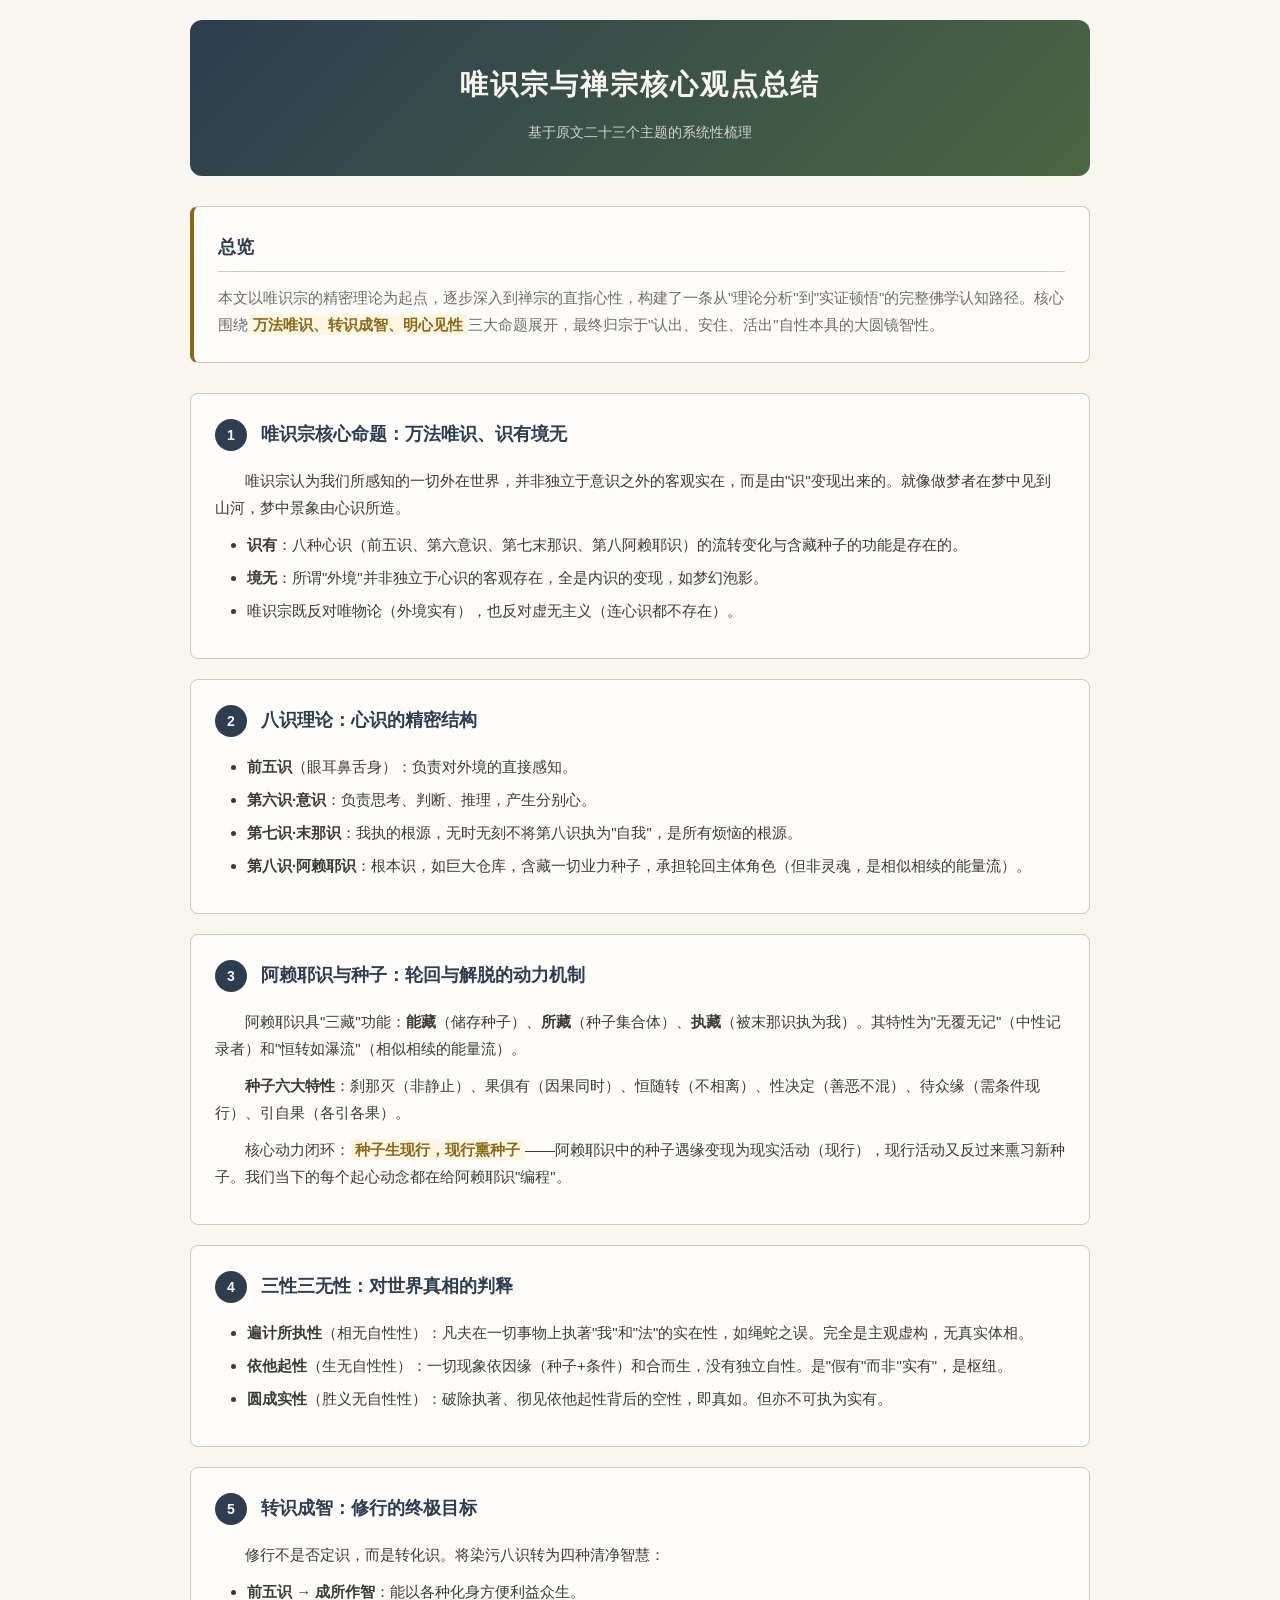
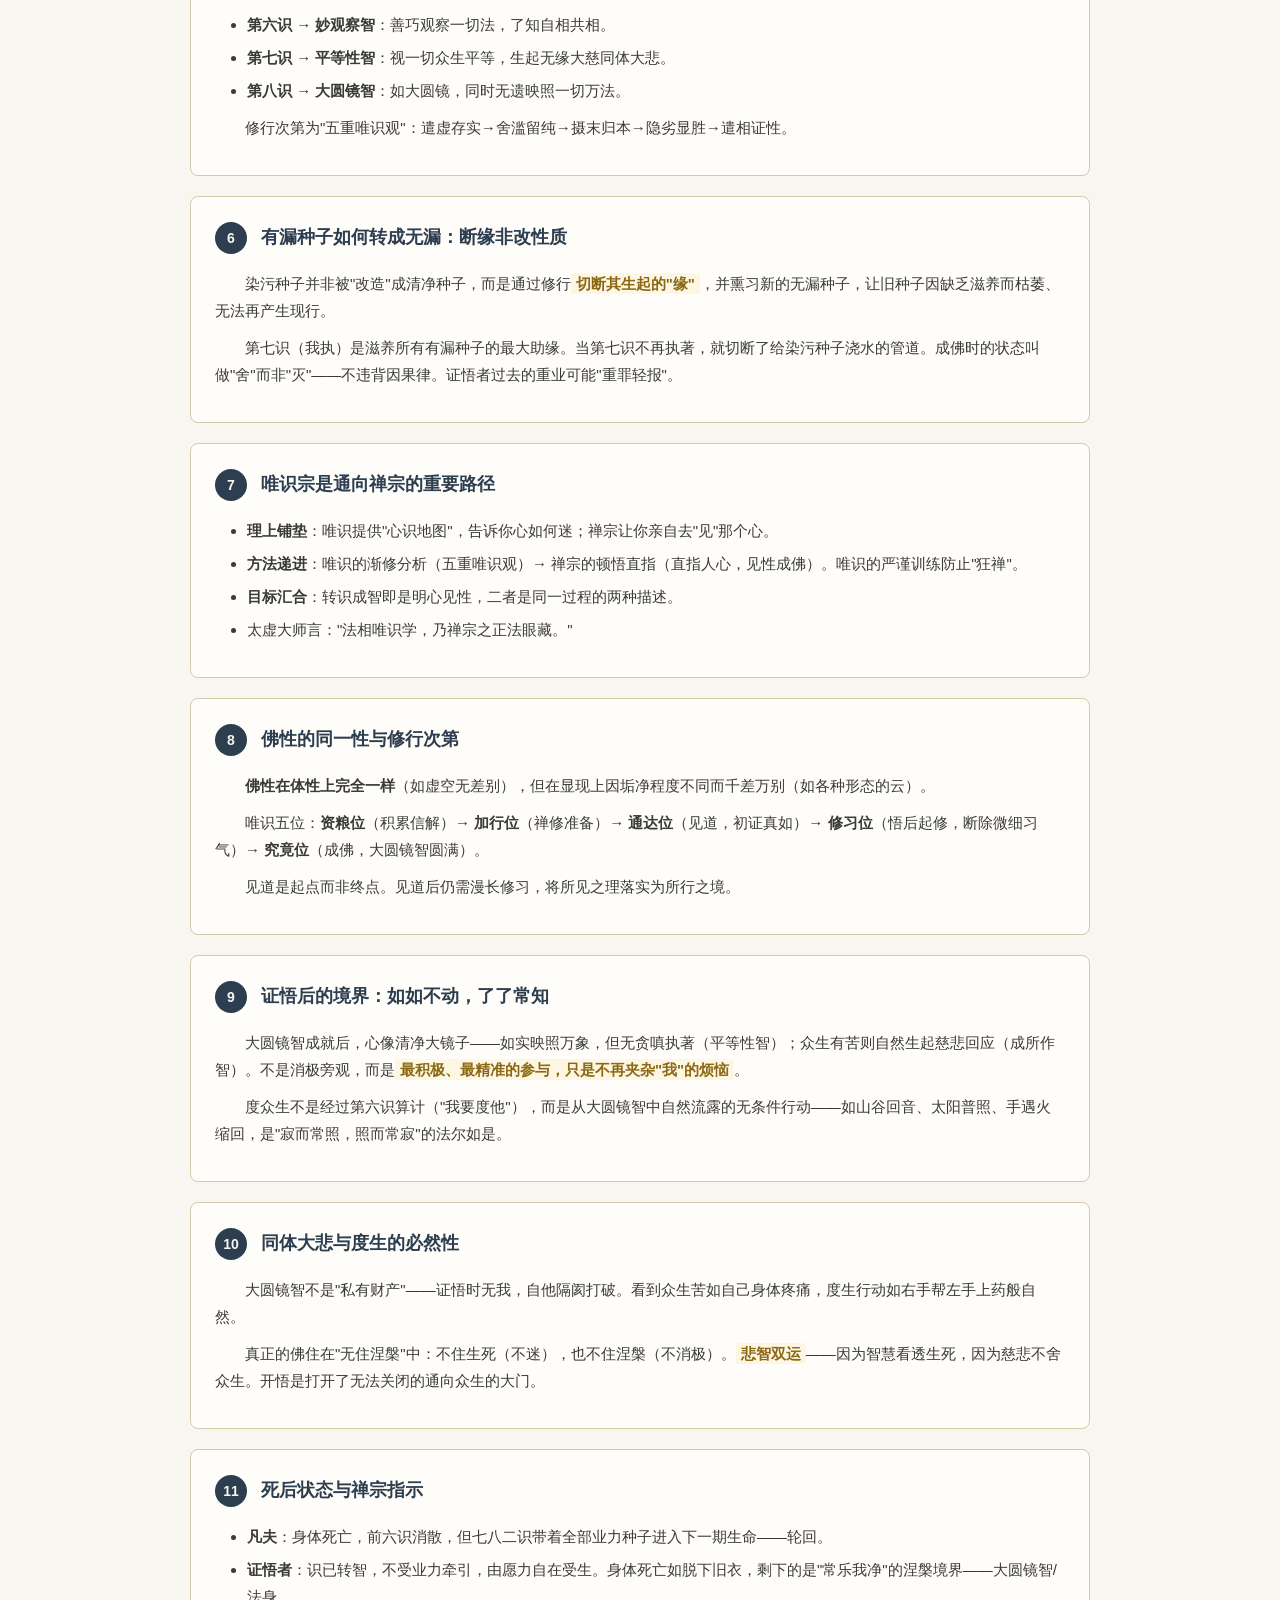
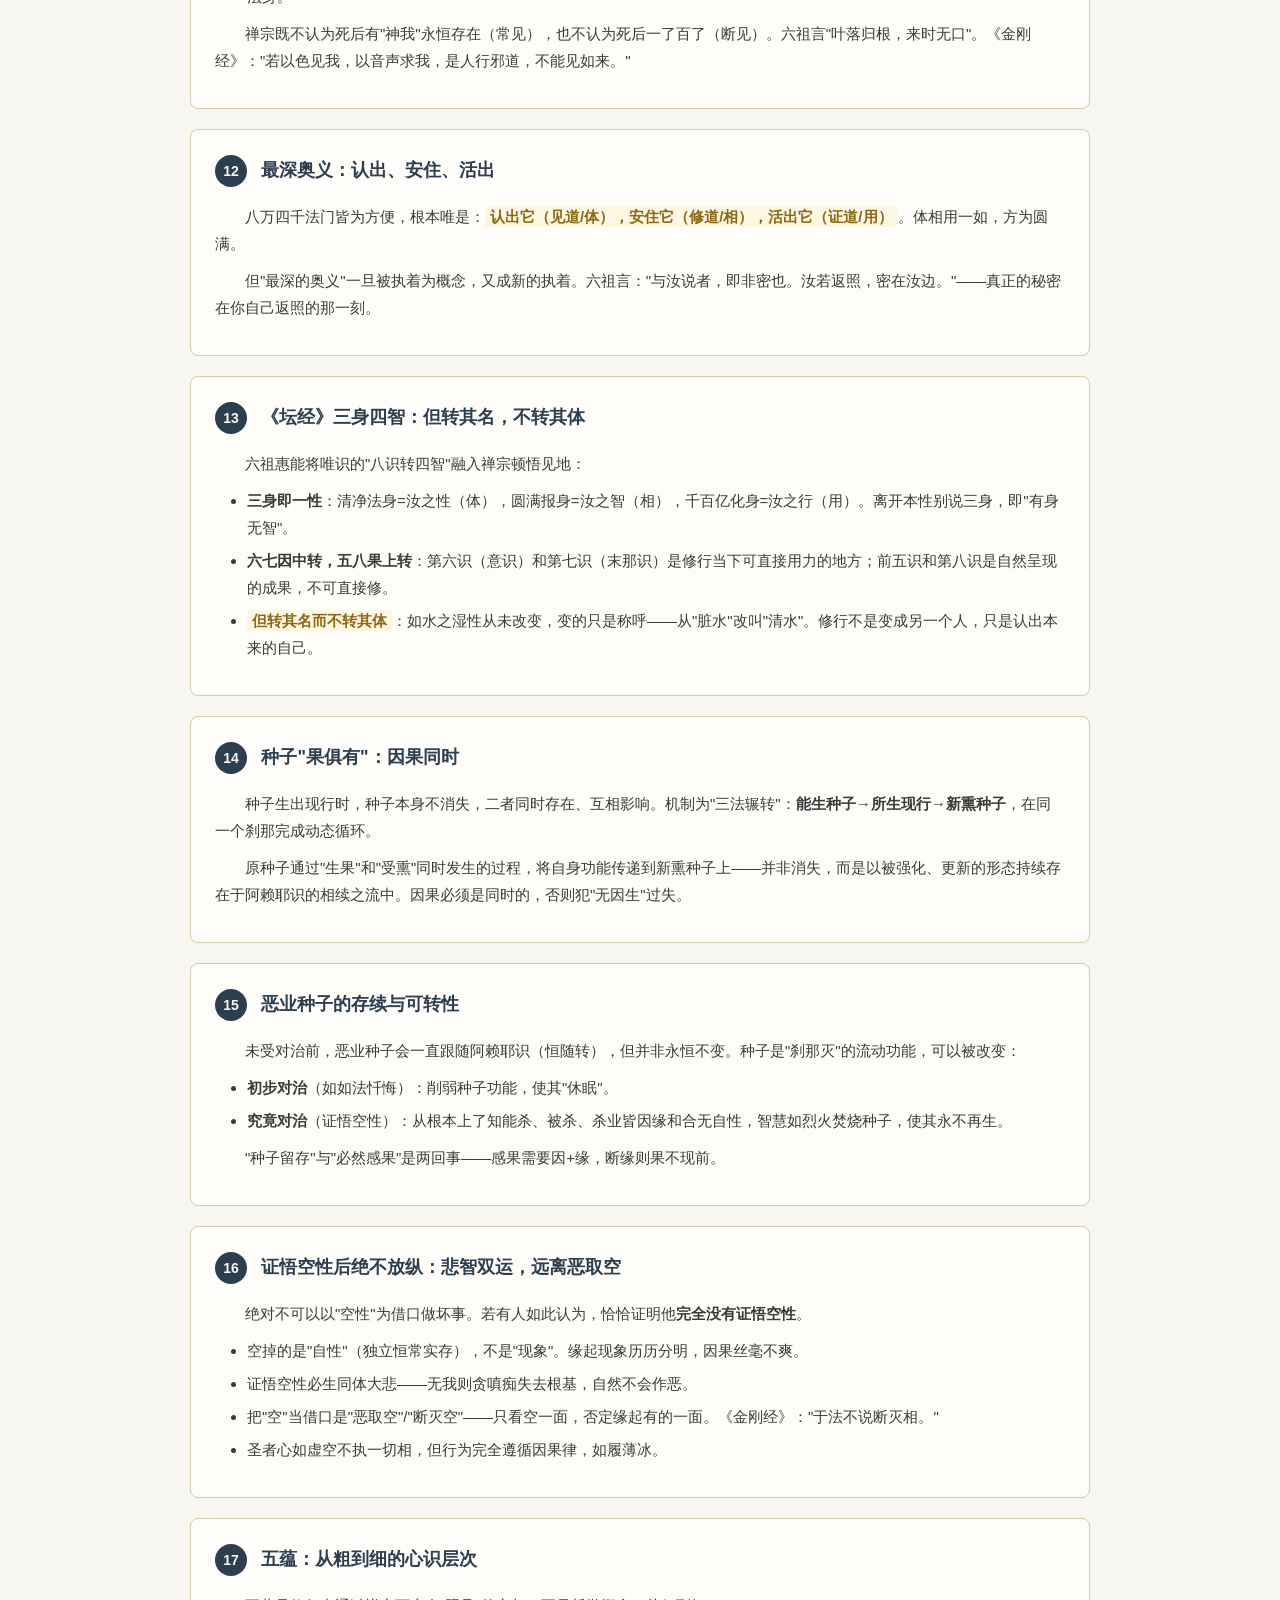
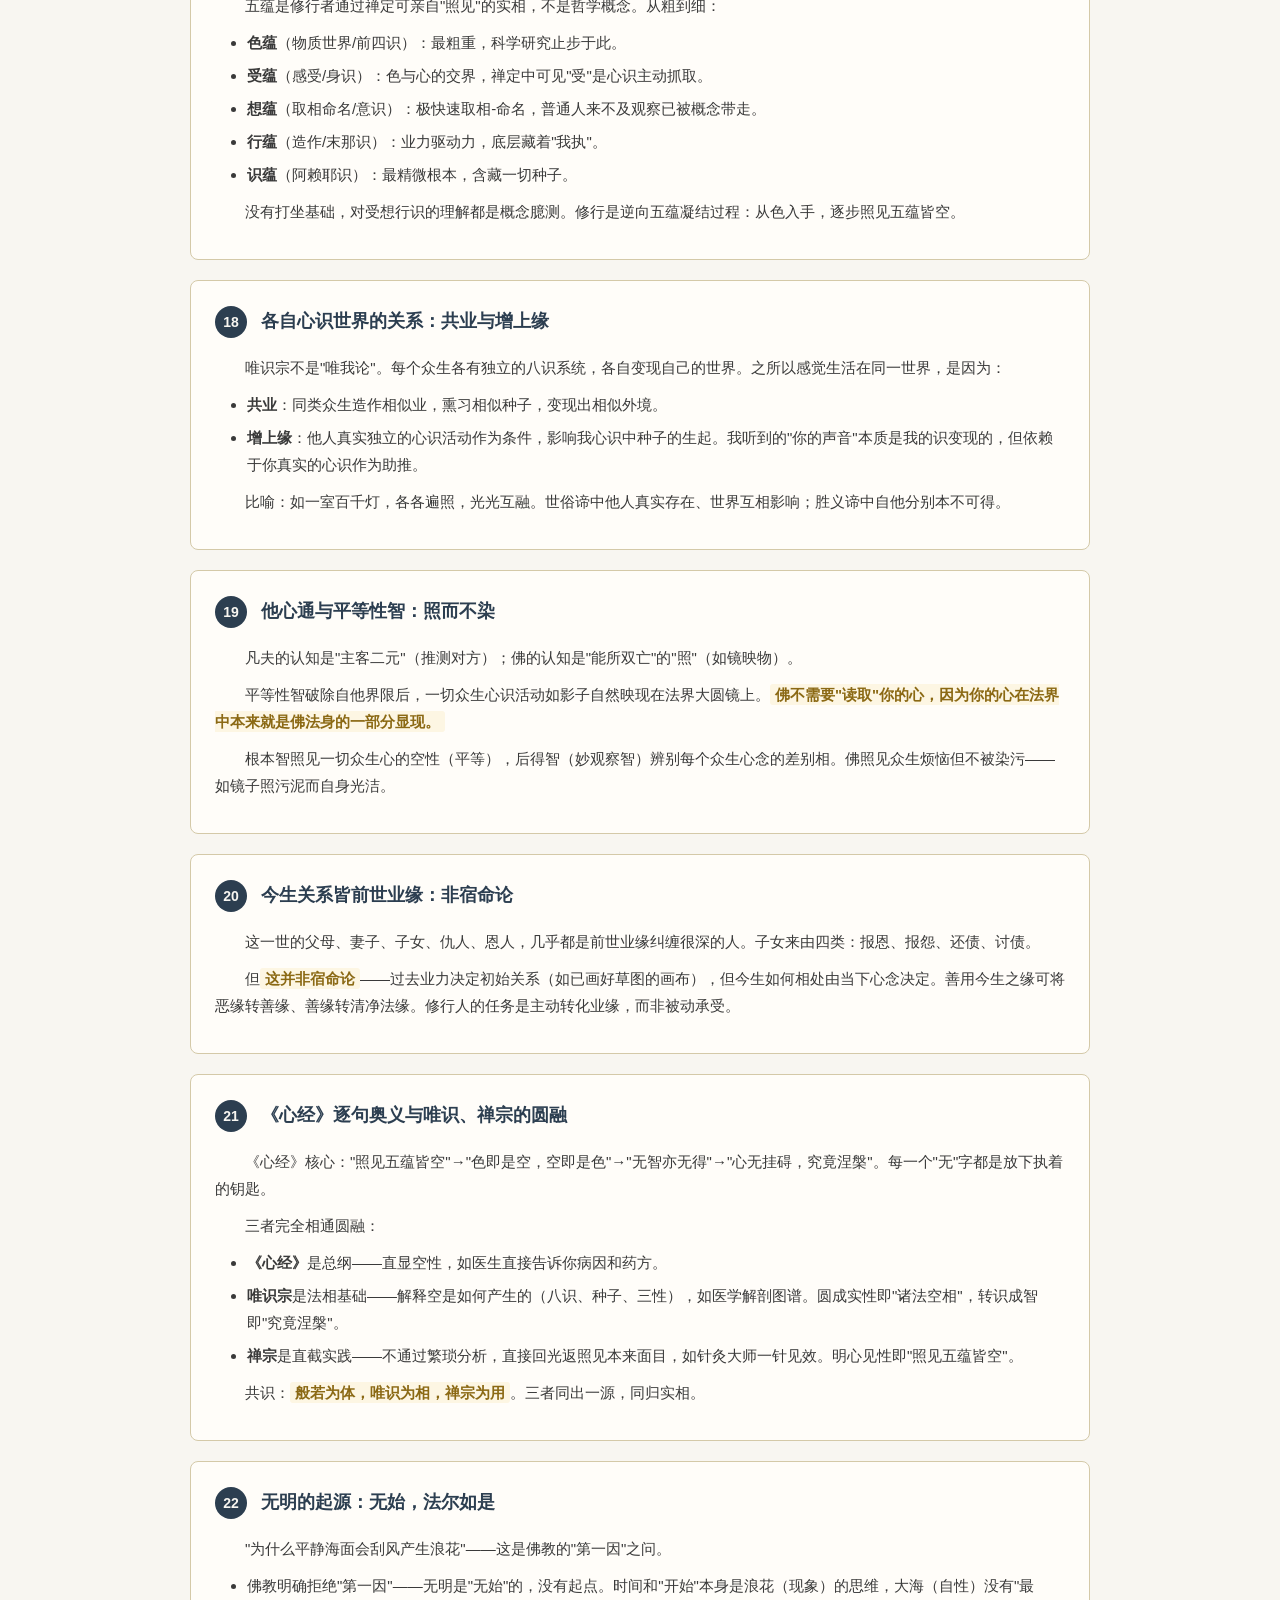
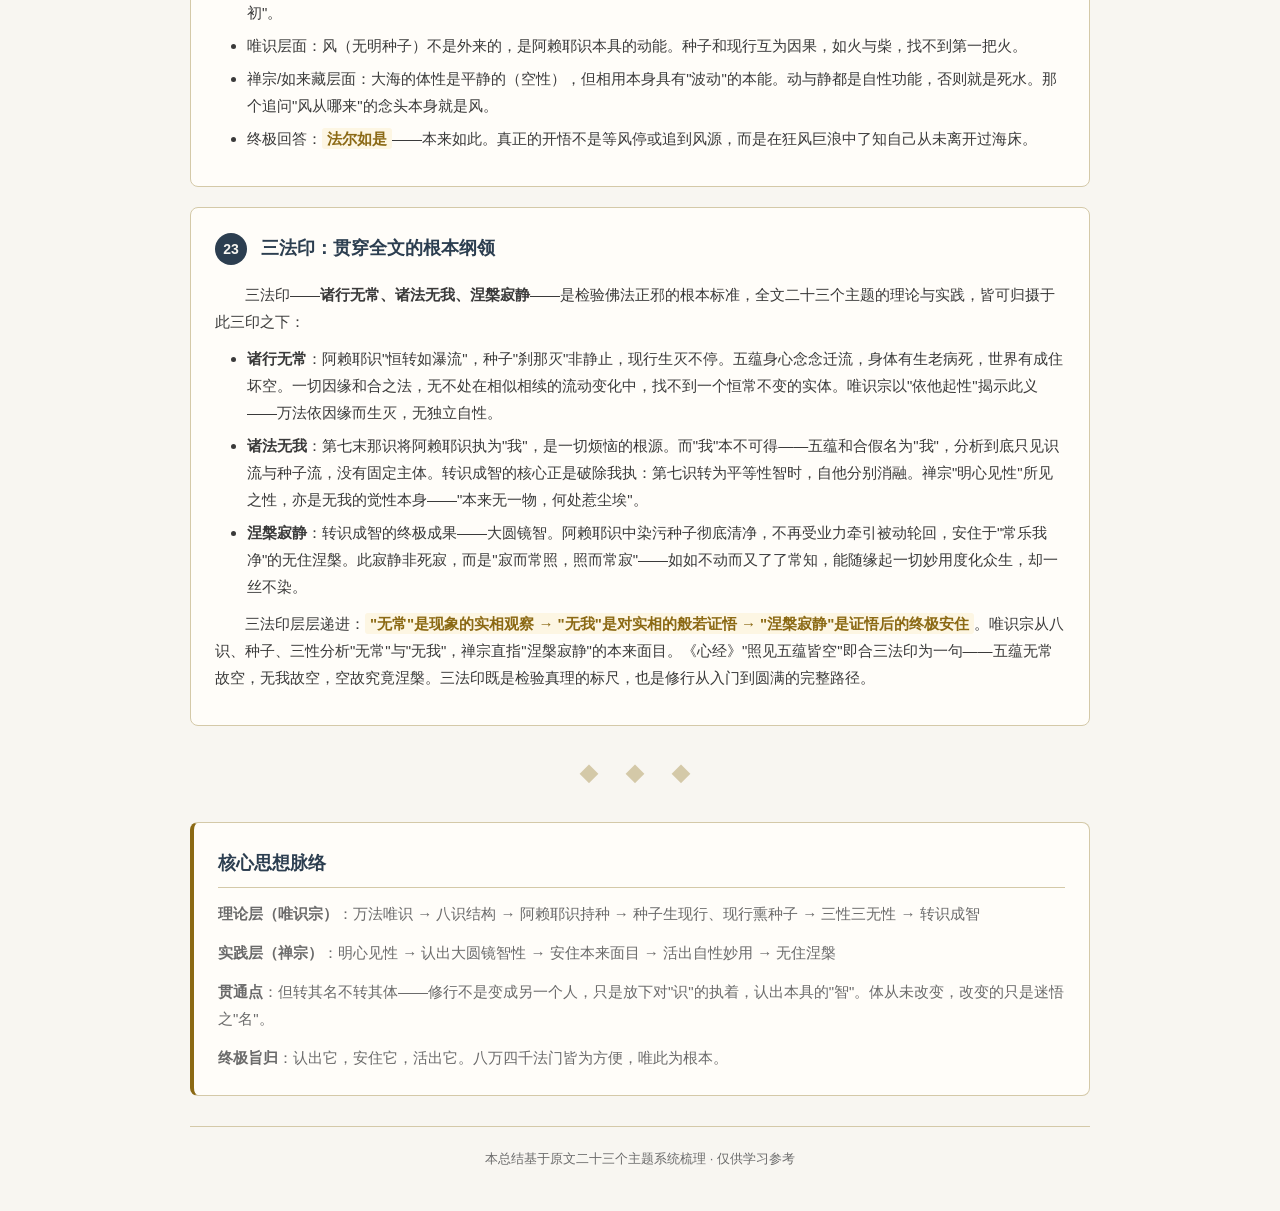
<file: 唯识宗到禅宗.html>
<!DOCTYPE html>
<html lang="zh-CN">
<head>
<meta charset="UTF-8">
<meta name="viewport" content="width=device-width, initial-scale=1.0">
<title>唯识宗与禅宗核心观点总结</title>
<style>
:root {
  --primary: #2c3e50;
  --accent: #8b6914;
  --bg: #f8f6f1;
  --card-bg: #fffdf9;
  --border: #d4c9a8;
  --text: #3a3a3a;
  --light-text: #6b6b6b;
}
* { margin: 0; padding: 0; box-sizing: border-box; }
body {
  font-family: "Microsoft YaHei", "PingFang SC", "Helvetica Neue", sans-serif;
  background: var(--bg);
  color: var(--text);
  line-height: 1.8;
  padding: 20px;
}
.container { max-width: 900px; margin: 0 auto; }
.header {
  text-align: center;
  padding: 40px 20px 30px;
  background: linear-gradient(135deg, #2c3e50 0%, #4a6741 100%);
  color: #f8f6f1;
  border-radius: 12px;
  margin-bottom: 30px;
}
.header h1 { font-size: 28px; margin-bottom: 10px; letter-spacing: 2px; }
.header .subtitle { font-size: 14px; opacity: 0.8; }
.summary-box {
  background: var(--card-bg);
  border: 1px solid var(--border);
  border-left: 4px solid var(--accent);
  border-radius: 8px;
  padding: 24px;
  margin-bottom: 30px;
}
.summary-box h2 {
  font-size: 18px;
  color: var(--primary);
  margin-bottom: 12px;
  border-bottom: 1px solid var(--border);
  padding-bottom: 8px;
}
.summary-box p { font-size: 15px; color: var(--light-text); }
.section {
  background: var(--card-bg);
  border: 1px solid var(--border);
  border-radius: 8px;
  padding: 24px;
  margin-bottom: 20px;
  transition: box-shadow 0.2s;
}
.section:hover { box-shadow: 0 2px 12px rgba(0,0,0,0.08); }
.section-number {
  display: inline-block;
  background: var(--primary);
  color: #f8f6f1;
  width: 32px; height: 32px;
  line-height: 32px;
  text-align: center;
  border-radius: 50%;
  font-size: 14px;
  font-weight: bold;
  margin-right: 10px;
}
.section h3 {
  display: inline;
  font-size: 18px;
  color: var(--primary);
}
.section .content { margin-top: 16px; }
.section .content p {
  font-size: 15px;
  margin-bottom: 10px;
  text-indent: 2em;
}
.section .content ul {
  margin-left: 2em;
  margin-bottom: 10px;
}
.section .content li {
  font-size: 15px;
  margin-bottom: 6px;
  list-style: disc;
}
.highlight {
  background: #fdf6e3;
  padding: 2px 5px;
  border-radius: 3px;
  font-weight: 600;
  color: var(--accent);
}
.divider {
  text-align: center;
  margin: 30px 0;
  color: var(--border);
  font-size: 20px;
  letter-spacing: 10px;
}
.footer {
  text-align: center;
  padding: 20px;
  color: var(--light-text);
  font-size: 13px;
  border-top: 1px solid var(--border);
  margin-top: 20px;
}
@media (max-width: 600px) {
  .header h1 { font-size: 22px; }
  .section { padding: 16px; }
  .section .content p { font-size: 14px; }
}
</style>
</head>
<body>
<div class="container">

<div class="header">
  <h1>唯识宗与禅宗核心观点总结</h1>
  <div class="subtitle">基于原文二十三个主题的系统性梳理</div>
</div>

<div class="summary-box">
  <h2>总览</h2>
  <p>本文以唯识宗的精密理论为起点，逐步深入到禅宗的直指心性，构建了一条从"理论分析"到"实证顿悟"的完整佛学认知路径。核心围绕<span class="highlight">万法唯识、转识成智、明心见性</span>三大命题展开，最终归宗于"认出、安住、活出"自性本具的大圆镜智性。</p>
</div>

<!-- 1 -->
<div class="section">
  <span class="section-number">1</span>
  <h3>唯识宗核心命题：万法唯识、识有境无</h3>
  <div class="content">
    <p>唯识宗认为我们所感知的一切外在世界，并非独立于意识之外的客观实在，而是由"识"变现出来的。就像做梦者在梦中见到山河，梦中景象由心识所造。</p>
    <ul>
      <li><strong>识有</strong>：八种心识（前五识、第六意识、第七末那识、第八阿赖耶识）的流转变化与含藏种子的功能是存在的。</li>
      <li><strong>境无</strong>：所谓"外境"并非独立于心识的客观存在，全是内识的变现，如梦幻泡影。</li>
      <li>唯识宗既反对唯物论（外境实有），也反对虚无主义（连心识都不存在）。</li>
    </ul>
  </div>
</div>

<!-- 2 -->
<div class="section">
  <span class="section-number">2</span>
  <h3>八识理论：心识的精密结构</h3>
  <div class="content">
    <ul>
      <li><strong>前五识</strong>（眼耳鼻舌身）：负责对外境的直接感知。</li>
      <li><strong>第六识·意识</strong>：负责思考、判断、推理，产生分别心。</li>
      <li><strong>第七识·末那识</strong>：我执的根源，无时无刻不将第八识执为"自我"，是所有烦恼的根源。</li>
      <li><strong>第八识·阿赖耶识</strong>：根本识，如巨大仓库，含藏一切业力种子，承担轮回主体角色（但非灵魂，是相似相续的能量流）。</li>
    </ul>
  </div>
</div>

<!-- 3 -->
<div class="section">
  <span class="section-number">3</span>
  <h3>阿赖耶识与种子：轮回与解脱的动力机制</h3>
  <div class="content">
    <p>阿赖耶识具"三藏"功能：<strong>能藏</strong>（储存种子）、<strong>所藏</strong>（种子集合体）、<strong>执藏</strong>（被末那识执为我）。其特性为"无覆无记"（中性记录者）和"恒转如瀑流"（相似相续的能量流）。</p>
    <p><strong>种子六大特性</strong>：刹那灭（非静止）、果俱有（因果同时）、恒随转（不相离）、性决定（善恶不混）、待众缘（需条件现行）、引自果（各引各果）。</p>
    <p>核心动力闭环：<span class="highlight">种子生现行，现行熏种子</span>——阿赖耶识中的种子遇缘变现为现实活动（现行），现行活动又反过来熏习新种子。我们当下的每个起心动念都在给阿赖耶识"编程"。</p>
  </div>
</div>

<!-- 4 -->
<div class="section">
  <span class="section-number">4</span>
  <h3>三性三无性：对世界真相的判释</h3>
  <div class="content">
    <ul>
      <li><strong>遍计所执性</strong>（相无自性性）：凡夫在一切事物上执著"我"和"法"的实在性，如绳蛇之误。完全是主观虚构，无真实体相。</li>
      <li><strong>依他起性</strong>（生无自性性）：一切现象依因缘（种子+条件）和合而生，没有独立自性。是"假有"而非"实有"，是枢纽。</li>
      <li><strong>圆成实性</strong>（胜义无自性性）：破除执著、彻见依他起性背后的空性，即真如。但亦不可执为实有。</li>
    </ul>
  </div>
</div>

<!-- 5 -->
<div class="section">
  <span class="section-number">5</span>
  <h3>转识成智：修行的终极目标</h3>
  <div class="content">
    <p>修行不是否定识，而是转化识。将染污八识转为四种清净智慧：</p>
    <ul>
      <li><strong>前五识 → 成所作智</strong>：能以各种化身方便利益众生。</li>
      <li><strong>第六识 → 妙观察智</strong>：善巧观察一切法，了知自相共相。</li>
      <li><strong>第七识 → 平等性智</strong>：视一切众生平等，生起无缘大慈同体大悲。</li>
      <li><strong>第八识 → 大圆镜智</strong>：如大圆镜，同时无遗映照一切万法。</li>
    </ul>
    <p>修行次第为"五重唯识观"：遣虚存实→舍滥留纯→摄末归本→隐劣显胜→遣相证性。</p>
  </div>
</div>

<!-- 6 -->
<div class="section">
  <span class="section-number">6</span>
  <h3>有漏种子如何转成无漏：断缘非改性质</h3>
  <div class="content">
    <p>染污种子并非被"改造"成清净种子，而是通过修行<span class="highlight">切断其生起的"缘"</span>，并熏习新的无漏种子，让旧种子因缺乏滋养而枯萎、无法再产生现行。</p>
    <p>第七识（我执）是滋养所有有漏种子的最大助缘。当第七识不再执著，就切断了给染污种子浇水的管道。成佛时的状态叫做"舍"而非"灭"——不违背因果律。证悟者过去的重业可能"重罪轻报"。</p>
  </div>
</div>

<!-- 7 -->
<div class="section">
  <span class="section-number">7</span>
  <h3>唯识宗是通向禅宗的重要路径</h3>
  <div class="content">
    <ul>
      <li><strong>理上铺垫</strong>：唯识提供"心识地图"，告诉你心如何迷；禅宗让你亲自去"见"那个心。</li>
      <li><strong>方法递进</strong>：唯识的渐修分析（五重唯识观）→ 禅宗的顿悟直指（直指人心，见性成佛）。唯识的严谨训练防止"狂禅"。</li>
      <li><strong>目标汇合</strong>：转识成智即是明心见性，二者是同一过程的两种描述。</li>
      <li>太虚大师言："法相唯识学，乃禅宗之正法眼藏。"</li>
    </ul>
  </div>
</div>

<!-- 8 -->
<div class="section">
  <span class="section-number">8</span>
  <h3>佛性的同一性与修行次第</h3>
  <div class="content">
    <p><strong>佛性在体性上完全一样</strong>（如虚空无差别），但在显现上因垢净程度不同而千差万别（如各种形态的云）。</p>
    <p>唯识五位：<strong>资粮位</strong>（积累信解）→ <strong>加行位</strong>（禅修准备）→ <strong>通达位</strong>（见道，初证真如）→ <strong>修习位</strong>（悟后起修，断除微细习气）→ <strong>究竟位</strong>（成佛，大圆镜智圆满）。</p>
    <p>见道是起点而非终点。见道后仍需漫长修习，将所见之理落实为所行之境。</p>
  </div>
</div>

<!-- 9 -->
<div class="section">
  <span class="section-number">9</span>
  <h3>证悟后的境界：如如不动，了了常知</h3>
  <div class="content">
    <p>大圆镜智成就后，心像清净大镜子——如实映照万象，但无贪嗔执著（平等性智）；众生有苦则自然生起慈悲回应（成所作智）。不是消极旁观，而是<span class="highlight">最积极、最精准的参与，只是不再夹杂"我"的烦恼</span>。</p>
    <p>度众生不是经过第六识算计（"我要度他"），而是从大圆镜智中自然流露的无条件行动——如山谷回音、太阳普照、手遇火缩回，是"寂而常照，照而常寂"的法尔如是。</p>
  </div>
</div>

<!-- 10 -->
<div class="section">
  <span class="section-number">10</span>
  <h3>同体大悲与度生的必然性</h3>
  <div class="content">
    <p>大圆镜智不是"私有财产"——证悟时无我，自他隔阂打破。看到众生苦如自己身体疼痛，度生行动如右手帮左手上药般自然。</p>
    <p>真正的佛住在"无住涅槃"中：不住生死（不迷），也不住涅槃（不消极）。<span class="highlight">悲智双运</span>——因为智慧看透生死，因为慈悲不舍众生。开悟是打开了无法关闭的通向众生的大门。</p>
  </div>
</div>

<!-- 11 -->
<div class="section">
  <span class="section-number">11</span>
  <h3>死后状态与禅宗指示</h3>
  <div class="content">
    <ul>
      <li><strong>凡夫</strong>：身体死亡，前六识消散，但七八二识带着全部业力种子进入下一期生命——轮回。</li>
      <li><strong>证悟者</strong>：识已转智，不受业力牵引，由愿力自在受生。身体死亡如脱下旧衣，剩下的是"常乐我净"的涅槃境界——大圆镜智/法身。</li>
    </ul>
    <p>禅宗既不认为死后有"神我"永恒存在（常见），也不认为死后一了百了（断见）。六祖言"叶落归根，来时无口"。《金刚经》："若以色见我，以音声求我，是人行邪道，不能见如来。"</p>
  </div>
</div>

<!-- 12 -->
<div class="section">
  <span class="section-number">12</span>
  <h3>最深奥义：认出、安住、活出</h3>
  <div class="content">
    <p>八万四千法门皆为方便，根本唯是：<span class="highlight">认出它（见道/体），安住它（修道/相），活出它（证道/用）</span>。体相用一如，方为圆满。</p>
    <p>但"最深的奥义"一旦被执着为概念，又成新的执着。六祖言："与汝说者，即非密也。汝若返照，密在汝边。"——真正的秘密在你自己返照的那一刻。</p>
  </div>
</div>

<!-- 13 -->
<div class="section">
  <span class="section-number">13</span>
  <h3>《坛经》三身四智：但转其名，不转其体</h3>
  <div class="content">
    <p>六祖惠能将唯识的"八识转四智"融入禅宗顿悟见地：</p>
    <ul>
      <li><strong>三身即一性</strong>：清净法身=汝之性（体），圆满报身=汝之智（相），千百亿化身=汝之行（用）。离开本性别说三身，即"有身无智"。</li>
      <li><strong>六七因中转，五八果上转</strong>：第六识（意识）和第七识（末那识）是修行当下可直接用力的地方；前五识和第八识是自然呈现的成果，不可直接修。</li>
      <li><span class="highlight">但转其名而不转其体</span>：如水之湿性从未改变，变的只是称呼——从"脏水"改叫"清水"。修行不是变成另一个人，只是认出本来的自己。</li>
    </ul>
  </div>
</div>

<!-- 14 -->
<div class="section">
  <span class="section-number">14</span>
  <h3>种子"果俱有"：因果同时</h3>
  <div class="content">
    <p>种子生出现行时，种子本身不消失，二者同时存在、互相影响。机制为"三法辗转"：<strong>能生种子→所生现行→新熏种子</strong>，在同一个刹那完成动态循环。</p>
    <p>原种子通过"生果"和"受熏"同时发生的过程，将自身功能传递到新熏种子上——并非消失，而是以被强化、更新的形态持续存在于阿赖耶识的相续之流中。因果必须是同时的，否则犯"无因生"过失。</p>
  </div>
</div>

<!-- 15 -->
<div class="section">
  <span class="section-number">15</span>
  <h3>恶业种子的存续与可转性</h3>
  <div class="content">
    <p>未受对治前，恶业种子会一直跟随阿赖耶识（恒随转），但并非永恒不变。种子是"刹那灭"的流动功能，可以被改变：</p>
    <ul>
      <li><strong>初步对治</strong>（如如法忏悔）：削弱种子功能，使其"休眠"。</li>
      <li><strong>究竟对治</strong>（证悟空性）：从根本上了知能杀、被杀、杀业皆因缘和合无自性，智慧如烈火焚烧种子，使其永不再生。</li>
    </ul>
    <p>"种子留存"与"必然感果"是两回事——感果需要因+缘，断缘则果不现前。</p>
  </div>
</div>

<!-- 16 -->
<div class="section">
  <span class="section-number">16</span>
  <h3>证悟空性后绝不放纵：悲智双运，远离恶取空</h3>
  <div class="content">
    <p>绝对不可以以"空性"为借口做坏事。若有人如此认为，恰恰证明他<strong>完全没有证悟空性</strong>。</p>
    <ul>
      <li>空掉的是"自性"（独立恒常实存），不是"现象"。缘起现象历历分明，因果丝毫不爽。</li>
      <li>证悟空性必生同体大悲——无我则贪嗔痴失去根基，自然不会作恶。</li>
      <li>把"空"当借口是"恶取空"/"断灭空"——只看空一面，否定缘起有的一面。《金刚经》："于法不说断灭相。"</li>
      <li>圣者心如虚空不执一切相，但行为完全遵循因果律，如履薄冰。</li>
    </ul>
  </div>
</div>

<!-- 17 -->
<div class="section">
  <span class="section-number">17</span>
  <h3>五蕴：从粗到细的心识层次</h3>
  <div class="content">
    <p>五蕴是修行者通过禅定可亲自"照见"的实相，不是哲学概念。从粗到细：</p>
    <ul>
      <li><strong>色蕴</strong>（物质世界/前四识）：最粗重，科学研究止步于此。</li>
      <li><strong>受蕴</strong>（感受/身识）：色与心的交界，禅定中可见"受"是心识主动抓取。</li>
      <li><strong>想蕴</strong>（取相命名/意识）：极快速取相-命名，普通人来不及观察已被概念带走。</li>
      <li><strong>行蕴</strong>（造作/末那识）：业力驱动力，底层藏着"我执"。</li>
      <li><strong>识蕴</strong>（阿赖耶识）：最精微根本，含藏一切种子。</li>
    </ul>
    <p>没有打坐基础，对受想行识的理解都是概念臆测。修行是逆向五蕴凝结过程：从色入手，逐步照见五蕴皆空。</p>
  </div>
</div>

<!-- 18 -->
<div class="section">
  <span class="section-number">18</span>
  <h3>各自心识世界的关系：共业与增上缘</h3>
  <div class="content">
    <p>唯识宗不是"唯我论"。每个众生各有独立的八识系统，各自变现自己的世界。之所以感觉生活在同一世界，是因为：</p>
    <ul>
      <li><strong>共业</strong>：同类众生造作相似业，熏习相似种子，变现出相似外境。</li>
      <li><strong>增上缘</strong>：他人真实独立的心识活动作为条件，影响我心识中种子的生起。我听到的"你的声音"本质是我的识变现的，但依赖于你真实的心识作为助推。</li>
    </ul>
    <p>比喻：如一室百千灯，各各遍照，光光互融。世俗谛中他人真实存在、世界互相影响；胜义谛中自他分别本不可得。</p>
  </div>
</div>

<!-- 19 -->
<div class="section">
  <span class="section-number">19</span>
  <h3>他心通与平等性智：照而不染</h3>
  <div class="content">
    <p>凡夫的认知是"主客二元"（推测对方）；佛的认知是"能所双亡"的"照"（如镜映物）。</p>
    <p>平等性智破除自他界限后，一切众生心识活动如影子自然映现在法界大圆镜上。<span class="highlight">佛不需要"读取"你的心，因为你的心在法界中本来就是佛法身的一部分显现。</span></p>
    <p>根本智照见一切众生心的空性（平等），后得智（妙观察智）辨别每个众生心念的差别相。佛照见众生烦恼但不被染污——如镜子照污泥而自身光洁。</p>
  </div>
</div>

<!-- 20 -->
<div class="section">
  <span class="section-number">20</span>
  <h3>今生关系皆前世业缘：非宿命论</h3>
  <div class="content">
    <p>这一世的父母、妻子、子女、仇人、恩人，几乎都是前世业缘纠缠很深的人。子女来由四类：报恩、报怨、还债、讨债。</p>
    <p>但<span class="highlight">这并非宿命论</span>——过去业力决定初始关系（如已画好草图的画布），但今生如何相处由当下心念决定。善用今生之缘可将恶缘转善缘、善缘转清净法缘。修行人的任务是主动转化业缘，而非被动承受。</p>
  </div>
</div>

<!-- 21 -->
<div class="section">
  <span class="section-number">21</span>
  <h3>《心经》逐句奥义与唯识、禅宗的圆融</h3>
  <div class="content">
    <p>《心经》核心："照见五蕴皆空"→"色即是空，空即是色"→"无智亦无得"→"心无挂碍，究竟涅槃"。每一个"无"字都是放下执着的钥匙。</p>
    <p>三者完全相通圆融：</p>
    <ul>
      <li><strong>《心经》</strong>是总纲——直显空性，如医生直接告诉你病因和药方。</li>
      <li><strong>唯识宗</strong>是法相基础——解释空是如何产生的（八识、种子、三性），如医学解剖图谱。圆成实性即"诸法空相"，转识成智即"究竟涅槃"。</li>
      <li><strong>禅宗</strong>是直截实践——不通过繁琐分析，直接回光返照见本来面目，如针灸大师一针见效。明心见性即"照见五蕴皆空"。</li>
    </ul>
    <p>共识：<span class="highlight">般若为体，唯识为相，禅宗为用</span>。三者同出一源，同归实相。</p>
  </div>
</div>

<!-- 22 -->
<div class="section">
  <span class="section-number">22</span>
  <h3>无明的起源：无始，法尔如是</h3>
  <div class="content">
    <p>"为什么平静海面会刮风产生浪花"——这是佛教的"第一因"之问。</p>
    <ul>
      <li>佛教明确拒绝"第一因"——无明是"无始"的，没有起点。时间和"开始"本身是浪花（现象）的思维，大海（自性）没有"最初"。</li>
      <li>唯识层面：风（无明种子）不是外来的，是阿赖耶识本具的动能。种子和现行互为因果，如火与柴，找不到第一把火。</li>
      <li>禅宗/如来藏层面：大海的体性是平静的（空性），但相用本身具有"波动"的本能。动与静都是自性功能，否则就是死水。那个追问"风从哪来"的念头本身就是风。</li>
      <li>终极回答：<span class="highlight">法尔如是</span>——本来如此。真正的开悟不是等风停或追到风源，而是在狂风巨浪中了知自己从未离开过海床。</li>
    </ul>
  </div>
</div>

<!-- 23 -->
<div class="section">
  <span class="section-number">23</span>
  <h3>三法印：贯穿全文的根本纲领</h3>
  <div class="content">
    <p>三法印——<strong>诸行无常、诸法无我、涅槃寂静</strong>——是检验佛法正邪的根本标准，全文二十三个主题的理论与实践，皆可归摄于此三印之下：</p>
    <ul>
      <li><strong>诸行无常</strong>：阿赖耶识"恒转如瀑流"，种子"刹那灭"非静止，现行生灭不停。五蕴身心念念迁流，身体有生老病死，世界有成住坏空。一切因缘和合之法，无不处在相似相续的流动变化中，找不到一个恒常不变的实体。唯识宗以"依他起性"揭示此义——万法依因缘而生灭，无独立自性。</li>
      <li><strong>诸法无我</strong>：第七末那识将阿赖耶识执为"我"，是一切烦恼的根源。而"我"本不可得——五蕴和合假名为"我"，分析到底只见识流与种子流，没有固定主体。转识成智的核心正是破除我执：第七识转为平等性智时，自他分别消融。禅宗"明心见性"所见之性，亦是无我的觉性本身——"本来无一物，何处惹尘埃"。</li>
      <li><strong>涅槃寂静</strong>：转识成智的终极成果——大圆镜智。阿赖耶识中染污种子彻底清净，不再受业力牵引被动轮回，安住于"常乐我净"的无住涅槃。此寂静非死寂，而是"寂而常照，照而常寂"——如如不动而又了了常知，能随缘起一切妙用度化众生，却一丝不染。</li>
    </ul>
    <p>三法印层层递进：<span class="highlight">"无常"是现象的实相观察 → "无我"是对实相的般若证悟 → "涅槃寂静"是证悟后的终极安住</span>。唯识宗从八识、种子、三性分析"无常"与"无我"，禅宗直指"涅槃寂静"的本来面目。《心经》"照见五蕴皆空"即合三法印为一句——五蕴无常故空，无我故空，空故究竟涅槃。三法印既是检验真理的标尺，也是修行从入门到圆满的完整路径。</p>
  </div>
</div>

<div class="divider">◆ ◆ ◆</div>

<div class="summary-box">
  <h2>核心思想脉络</h2>
  <p style="margin-bottom:12px;"><strong>理论层（唯识宗）</strong>：万法唯识 → 八识结构 → 阿赖耶识持种 → 种子生现行、现行熏种子 → 三性三无性 → 转识成智</p>
  <p style="margin-bottom:12px;"><strong>实践层（禅宗）</strong>：明心见性 → 认出大圆镜智性 → 安住本来面目 → 活出自性妙用 → 无住涅槃</p>
  <p style="margin-bottom:12px;"><strong>贯通点</strong>：但转其名不转其体——修行不是变成另一个人，只是放下对"识"的执着，认出本具的"智"。体从未改变，改变的只是迷悟之"名"。</p>
  <p><strong>终极旨归</strong>：认出它，安住它，活出它。八万四千法门皆为方便，唯此为根本。</p>
</div>

<div class="footer">
  本总结基于原文二十三个主题系统梳理 · 仅供学习参考
</div>

</div>
</body>
</html>
</file>
<file: style.css>
* {
    margin: 0;
    padding: 0;
    box-sizing: border-box;
}

html, body {
    overflow-x: hidden;
    overflow-y: hidden;
    height: 100%;
}

body {
    font-family: -apple-system, BlinkMacSystemFont, "Segoe UI", Roboto, "Helvetica Neue", Arial, sans-serif;
    background-color: #f5f5f5;
    color: #333;
    overflow-x: hidden;
}

.container {
    display: flex;
    flex-direction: column;
    height: 100vh;
}

.header {
    background-color: #4a4a4a;
    color: white;
    padding: 12px 20px;
    display: flex;
    justify-content: space-between;
    align-items: center;
    box-shadow: 0 2px 4px rgba(0,0,0,0.1);
    flex-wrap: wrap;
}

.header-left {
    display: flex;
    align-items: center;
    gap: 20px;
}

.site-title {
    font-size: 16px;
    font-weight: 500;
}

.category-nav {
    display: flex;
    gap: 15px;
    align-items: center;
}

.dropdown {
    position: relative;
    display: inline-block;
}

.category-btn {
    background-color: transparent;
    color: white;
    border: none;
    padding: 8px 12px;
    font-size: 14px;
    cursor: pointer;
    border-radius: 4px;
    transition: background-color 0.2s;
}

.category-btn:hover {
    background-color: #5a5a5a;
}

.category-btn.active {
    background-color: #5a5a5a;
}

.dropdown-content {
    display: none;
    position: absolute;
    background-color: #5a5a5a;
    min-width: 280px;
    box-shadow: 0 8px 16px rgba(0,0,0,0.2);
    z-index: 1000;
    border-radius: 4px;
    top: 100%;
    left: 0;
    margin-top: -4px;
}

.dropdown:hover .dropdown-content {
    display: block;
}

.category-item:first-child {
    padding-top: 16px;
}

.category-item {
    color: white;
    padding: 12px 16px;
    text-decoration: none;
    display: block;
    font-size: 14px;
    transition: background-color 0.2s;
}

.category-item:hover {
    background-color: #6a6a6a;
}

.category-item.active {
    background-color: #7a7a7a;
    color: #90EE90;
}

.category-link {
    color: #ccc;
    text-decoration: none;
    font-size: 14px;
}

.category-link:hover,
.category-link.active {
    color: white;
}

.header-right {
    display: flex;
    align-items: center;
    gap: 20px;
}

.main-nav {
    display: flex;
    gap: 15px;
}

.main-nav a {
    color: #ccc;
    text-decoration: none;
    font-size: 14px;
}

.main-nav a:hover {
    color: white;
}

.header-icons {
    display: flex;
    gap: 12px;
    align-items: center;
}

.icon {
    cursor: pointer;
    color: #ccc;
    font-size: 14px;
}

.icon:hover {
    color: white;
}

.current-category {
    font-size: 14px;
    color: #90EE90;
}

.main-wrapper {
    display: flex;
    flex: 1;
}

.sidebar {
    width: 320px;
    background-color: #f8f8f8;
    border-right: 1px solid #e0e0e0;
    overflow-y: auto;
    height: 100vh;
    position: sticky;
    top: 0;
}

.article-list {
    padding: 15px;
}

.article-item {
    display: block;
    padding: 10px 12px;
    color: #333;
    text-decoration: none;
    font-size: 14px;
    border-radius: 4px;
    margin-bottom: 4px;
    line-height: 1.5;
}

.article-item:hover {
    background-color: #e8e8e8;
}

.article-item.active {
    background-color: #e0e0e0;
    font-weight: 500;
}

.main-content {
    flex: 1;
    padding: 40px 80px;
    background-color: white;
    min-height: 100vh;
    overflow-y: auto;
    height: 100vh;
}

.article {
    max-width: 1140px;
    margin: 0 auto;
}

.article-title {
    font-size: 28px;
    font-weight: 600;
    margin-bottom: 15px;
    line-height: 1.4;
}

.article-meta {
    color: #888;
    font-size: 14px;
    margin-bottom: 30px;
}

.article-body {
    font-size: 16px;
    line-height: 2;
}

.article-body p {
    margin-bottom: 20px;
    text-align: justify;
}

.article-body .poetry {
    text-align: center;
    line-height: 2.2;
}

.article-body .poetry p {
    text-align: center;
    margin-bottom: 10px;
}

.pagination {
    display: flex;
    justify-content: space-between;
    margin-top: 60px;
    padding-top: 30px;
    border-top: 1px solid #e0e0e0;
}

.pagination-item {
    display: flex;
    flex-direction: column;
    max-width: 45%;
    padding: 15px 20px;
    border: 1px solid #e0e0e0;
    border-radius: 6px;
    text-decoration: none;
    color: #333;
    transition: background-color 0.2s;
}

.pagination-item:hover {
    background-color: #f8f8f8;
}

.search-container {
    position: absolute;
    top: 60px;
    right: 20px;
    width: 400px;
    max-width: 90vw;
    background: white;
    border-radius: 8px;
    box-shadow: 0 4px 12px rgba(0,0,0,0.15);
    z-index: 1000;
    padding: 15px;
}

.search-input {
    width: 100%;
    padding: 12px 15px;
    font-size: 14px;
    border: 2px solid #e0e0e0;
    border-radius: 6px;
    outline: none;
    transition: border-color 0.3s;
}

.search-input:focus {
    border-color: #4a90e2;
}

.search-results {
    max-height: 500px;
    overflow-y: auto;
    margin-top: 10px;
}

.search-result-item {
    padding: 12px;
    border-bottom: 1px solid #f0f0f0;
    cursor: pointer;
    transition: background-color 0.2s;
}

.search-result-item:hover {
    background-color: #f8f9fa;
}

.search-result-item:last-child {
    border-bottom: none;
}

.search-result-title {
    font-size: 14px;
    font-weight: 500;
    color: #333;
    margin-bottom: 4px;
}

.search-result-date {
    font-size: 12px;
    color: #999;
    margin-bottom: 6px;
}

.search-result-preview {
    font-size: 12px;
    color: #666;
    line-height: 1.4;
    overflow: hidden;
    text-overflow: ellipsis;
    display: -webkit-box;
    -webkit-line-clamp: 2;
    -webkit-box-orient: vertical;
}

.search-highlight {
    background-color: #fff3cd;
    font-weight: 500;
}

.search-no-results {
    text-align: center;
    padding: 30px;
    color: #999;
    font-size: 14px;
}

.search-stats {
    font-size: 12px;
    color: #666;
    margin-bottom: 10px;
    padding-bottom: 10px;
    border-bottom: 1px solid #f0f0f0;
}

.pagination-item.prev {
    text-align: left;
}

.pagination-item.next {
    text-align: right;
}

.pagination-label {
    font-size: 14px;
    color: #888;
    margin-bottom: 5px;
}

.pagination-title {
    font-size: 14px;
    line-height: 1.5;
}

.bottom-nav {
    display: flex;
    justify-content: center;
    gap: 20px;
    margin-top: 40px;
    padding-top: 30px;
    border-top: 1px solid #e0e0e0;
}

.bottom-link {
    color: #666;
    text-decoration: none;
    font-size: 14px;
}

.bottom-link:hover,
.bottom-link.active {
    color: #333;
    text-decoration: underline;
}

@media (max-width: 768px) {
    .sidebar {
        width: 250px;
    }
    
    .main-content {
        padding: 20px 30px;
    }
}

/* ==================== 标签功能样式 ==================== */
.article-item {
    position: relative;
}

.article-item .flag-icon {
    position: absolute;
    right: 8px;
    top: 50%;
    transform: translateY(-50%);
    font-size: 14px;
    line-height: 1;
    z-index: 1;
    cursor: pointer;
    transition: transform 0.2s, filter 0.2s;
}

.article-item .flag-icon:hover {
    transform: translateY(-50%) scale(1.3);
    filter: drop-shadow(0 0 3px #ff4444);
}

.article-item.has-flag {
}

/* 右键菜单 */
.context-menu {
    position: fixed;
    background: white;
    border-radius: 6px;
    box-shadow: 0 4px 16px rgba(0, 0, 0, 0.2);
    z-index: 10000;
    min-width: 160px;
    padding: 6px 0;
    display: none;
}

.context-menu.show {
    display: block;
}

.context-menu-item {
    padding: 10px 16px;
    font-size: 14px;
    color: #333;
    cursor: pointer;
    display: flex;
    align-items: center;
    gap: 10px;
    transition: background-color 0.15s;
}

.context-menu-item:hover {
    background-color: #f5f5f5;
}

.context-menu-item.danger {
    color: #e53935;
}

.context-menu-item.danger:hover {
    background-color: #ffebee;
}

.context-menu-divider {
    height: 1px;
    background: #eee;
    margin: 4px 0;
}

.context-menu-icon {
    width: 18px;
    text-align: center;
    font-size: 14px;
}
</file>
